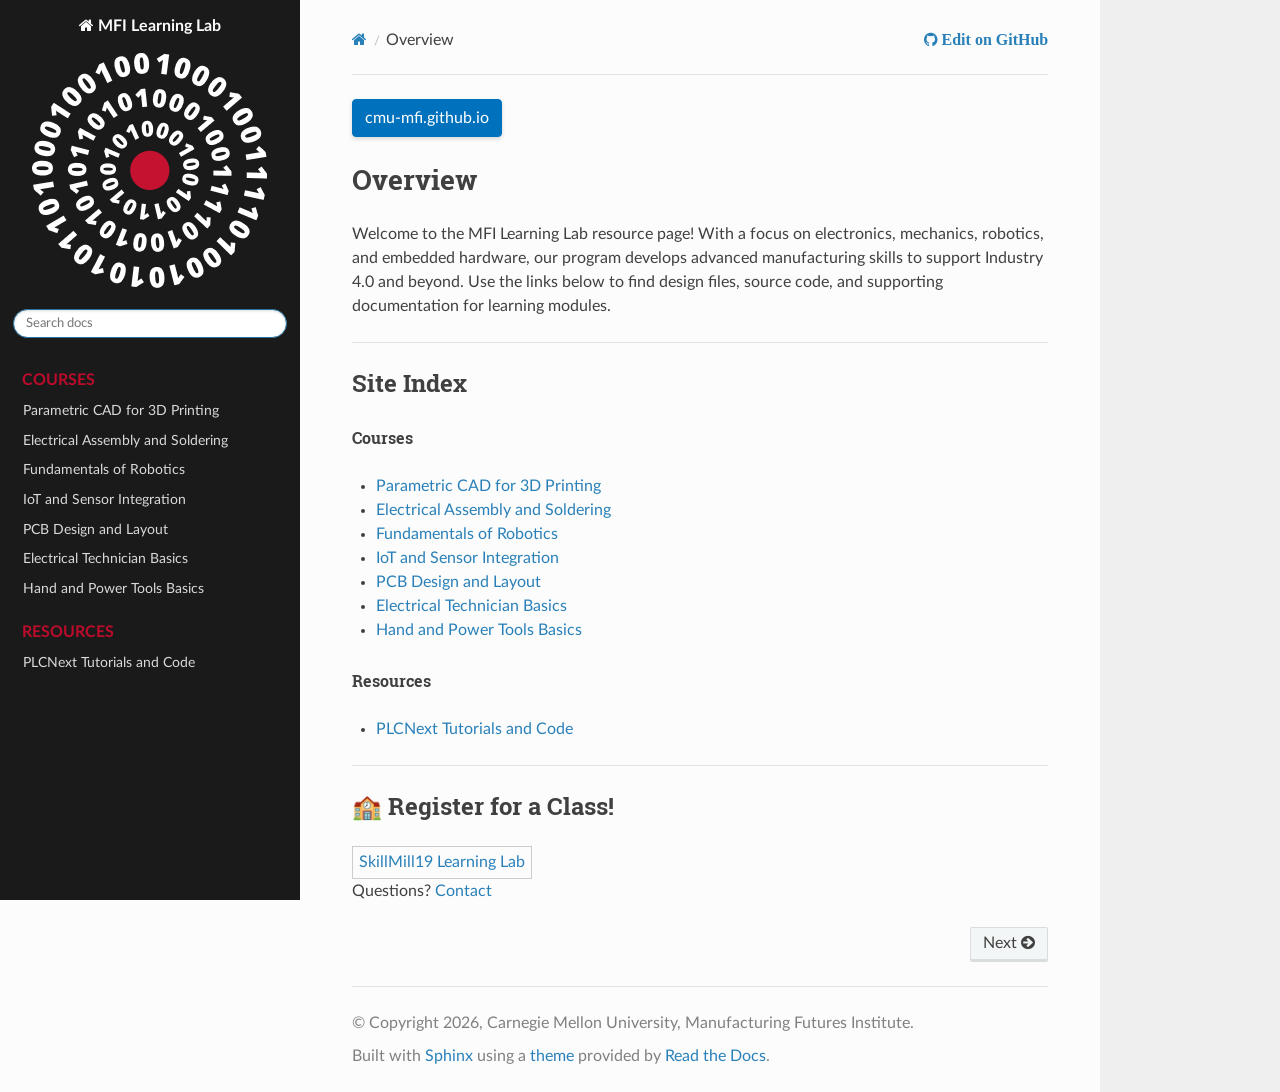
<file: index.html>
<!DOCTYPE html>
<html class="writer-html5" lang="en" data-content_root="./">
<head>
  <meta charset="utf-8" /><meta name="viewport" content="width=device-width, initial-scale=1" />

  <meta name="viewport" content="width=device-width, initial-scale=1.0" />
  <title>Overview &mdash; MFI Learning Lab  documentation</title>
      <link rel="stylesheet" type="text/css" href="_static/pygments.css?v=b86133f3" />
      <link rel="stylesheet" type="text/css" href="_static/css/theme.css?v=9edc463e" />
      <link rel="stylesheet" type="text/css" href="_static/copybutton.css?v=76b2166b" />
      <link rel="stylesheet" type="text/css" href="_static/sphinx-design.min.css?v=95c83b7e" />
      <link rel="stylesheet" type="text/css" href="_static/custom.css?v=066d2f63" />
      <link rel="stylesheet" type="text/css" href="https://cdnjs.cloudflare.com/ajax/libs/font-awesome/5.15.1/css/all.min.css" />

  
    <link rel="shortcut icon" href="_static/white-logo.ico"/>
      <script src="_static/jquery.js?v=5d32c60e"></script>
      <script src="_static/_sphinx_javascript_frameworks_compat.js?v=2cd50e6c"></script>
      <script src="_static/documentation_options.js?v=5929fcd5"></script>
      <script src="_static/doctools.js?v=fd6eb6e6"></script>
      <script src="_static/sphinx_highlight.js?v=6ffebe34"></script>
      <script src="_static/clipboard.min.js?v=a7894cd8"></script>
      <script src="_static/copybutton.js?v=f281be69"></script>
      <script src="_static/design-tabs.js?v=f930bc37"></script>
    <script src="_static/js/theme.js"></script>
    <link rel="index" title="Index" href="genindex.html" />
    <link rel="search" title="Search" href="search.html" />
    <link rel="next" title="Parametric CAD for 3D Printing" href="courses/cad_for_3dp.html" /> 
</head>

<body class="wy-body-for-nav"> 
  <div class="wy-grid-for-nav">
    <nav data-toggle="wy-nav-shift" class="wy-nav-side">
      <div class="wy-side-scroll">
        <div class="wy-side-nav-search" >

          
          
          <a href="#" class="icon icon-home">
            MFI Learning Lab
              <img src="_static/white-logo.png" class="logo" alt="Logo"/>
          </a>
<div role="search">
  <form id="rtd-search-form" class="wy-form" action="search.html" method="get">
    <input type="text" name="q" placeholder="Search docs" aria-label="Search docs" />
    <input type="hidden" name="check_keywords" value="yes" />
    <input type="hidden" name="area" value="default" />
  </form>
</div>
        </div><div class="wy-menu wy-menu-vertical" data-spy="affix" role="navigation" aria-label="Navigation menu">
              <p class="caption" role="heading"><span class="caption-text">Courses</span></p>
<ul>
<li class="toctree-l1"><a class="reference internal" href="courses/cad_for_3dp.html">Parametric CAD for 3D Printing</a></li>
<li class="toctree-l1"><a class="reference internal" href="courses/electrical_assembly.html">Electrical Assembly and Soldering</a></li>
<li class="toctree-l1"><a class="reference internal" href="courses/fund_robotics.html">Fundamentals of Robotics</a></li>
<li class="toctree-l1"><a class="reference internal" href="courses/iot.html">IoT and Sensor Integration</a></li>
<li class="toctree-l1"><a class="reference internal" href="courses/pcb.html">PCB Design and Layout</a></li>
<li class="toctree-l1"><a class="reference internal" href="courses/electrical_technician_basics.html">Electrical Technician Basics</a></li>
<li class="toctree-l1"><a class="reference internal" href="courses/hand_power_tools_basics.html">Hand and Power Tools Basics</a></li>
</ul>
<p class="caption" role="heading"><span class="caption-text">Resources</span></p>
<ul>
<li class="toctree-l1"><a class="reference internal" href="resources/plcnext.html">PLCNext Tutorials and Code</a></li>
</ul>

        </div>
      </div>
    </nav>

    <section data-toggle="wy-nav-shift" class="wy-nav-content-wrap"><nav class="wy-nav-top" aria-label="Mobile navigation menu" >
          <i data-toggle="wy-nav-top" class="fa fa-bars"></i>
          <a href="#">MFI Learning Lab</a>
      </nav>

      <div class="wy-nav-content">
        <div class="rst-content">
          <div role="navigation" aria-label="Page navigation">
  <ul class="wy-breadcrumbs">
      <li><a href="#" class="icon icon-home" aria-label="Home"></a></li>
      <li class="breadcrumb-item active">Overview</li>
      <li class="wy-breadcrumbs-aside">
              <a href="https://github.com/cmu-mfi/learninglab/blob/master/doc/index.md" class="fa fa-github"> Edit on GitHub</a>
      </li>
  </ul>
  <hr/>
</div>
          <div role="main" class="document" itemscope="itemscope" itemtype="http://schema.org/Article">
           <div itemprop="articleBody">
             
  <p><a class="sd-sphinx-override sd-btn sd-text-wrap sd-btn-primary sd-shadow-sm reference external" href="https://cmu-mfi.github.io/"><span>cmu-mfi.github.io</span></a></p>
<!-- ref: https://sphinx-design.readthedocs.io/en/latest/badges_buttons.html -->
<section id="overview">
<h1>Overview<a class="headerlink" href="#overview" title="Link to this heading"></a></h1>
<p>Welcome to the MFI Learning Lab resource page! With a focus on electronics, mechanics, robotics, and embedded hardware, our program develops advanced manufacturing skills to support Industry 4.0 and beyond.
Use the links below to find design files, source code, and supporting documentation for learning modules.</p>
<hr class="docutils" />
<section id="site-index">
<h2>Site Index<a class="headerlink" href="#site-index" title="Link to this heading"></a></h2>
<div class="toctree-wrapper compound">
<p class="caption" role="heading"><span class="caption-text">Courses</span></p>
<ul>
<li class="toctree-l1"><a class="reference internal" href="courses/cad_for_3dp.html">Parametric CAD for 3D Printing</a></li>
<li class="toctree-l1"><a class="reference internal" href="courses/electrical_assembly.html">Electrical Assembly and Soldering</a></li>
<li class="toctree-l1"><a class="reference internal" href="courses/fund_robotics.html">Fundamentals of Robotics</a></li>
<li class="toctree-l1"><a class="reference internal" href="courses/iot.html">IoT and Sensor Integration</a></li>
<li class="toctree-l1"><a class="reference internal" href="courses/pcb.html">PCB Design and Layout</a></li>
<li class="toctree-l1"><a class="reference internal" href="courses/electrical_technician_basics.html">Electrical Technician Basics</a></li>
<li class="toctree-l1"><a class="reference internal" href="courses/hand_power_tools_basics.html">Hand and Power Tools Basics</a></li>
</ul>
</div>
<div class="toctree-wrapper compound">
<p class="caption" role="heading"><span class="caption-text">Resources</span></p>
<ul>
<li class="toctree-l1"><a class="reference internal" href="resources/plcnext.html">PLCNext Tutorials and Code</a></li>
</ul>
</div>
</section>
<hr class="docutils" />
<section id="register-for-a-class">
<h2>🏫 Register for a Class!<a class="headerlink" href="#register-for-a-class" title="Link to this heading"></a></h2>
<div style="border:1px solid #ccc; padding:6px; display:inline-block;">
  <a href="https://landing.catalystconnection.org/skillmill19-learning-lab">SkillMill19 Learning Lab</a>
</div>
<br>
<p>Questions? <a class="reference external" href="mailto:rbates&#37;&#52;&#48;andrew&#46;cmu&#46;edu">Contact</a></p>
</section>
</section>


           </div>
          </div>
          <footer><div class="rst-footer-buttons" role="navigation" aria-label="Footer">
        <a href="courses/cad_for_3dp.html" class="btn btn-neutral float-right" title="Parametric CAD for 3D Printing" accesskey="n" rel="next">Next <span class="fa fa-arrow-circle-right" aria-hidden="true"></span></a>
    </div>

  <hr/>

  <div role="contentinfo">
    <p>&#169; Copyright 2026, Carnegie Mellon University, Manufacturing Futures Institute.</p>
  </div>

  Built with <a href="https://www.sphinx-doc.org/">Sphinx</a> using a
    <a href="https://github.com/readthedocs/sphinx_rtd_theme">theme</a>
    provided by <a href="https://readthedocs.org">Read the Docs</a>.
   

</footer>
        </div>
      </div>
    </section>
  </div>
  <script>
      jQuery(function () {
          SphinxRtdTheme.Navigation.enable(true);
      });
  </script> 

</body>
</html>
</file>
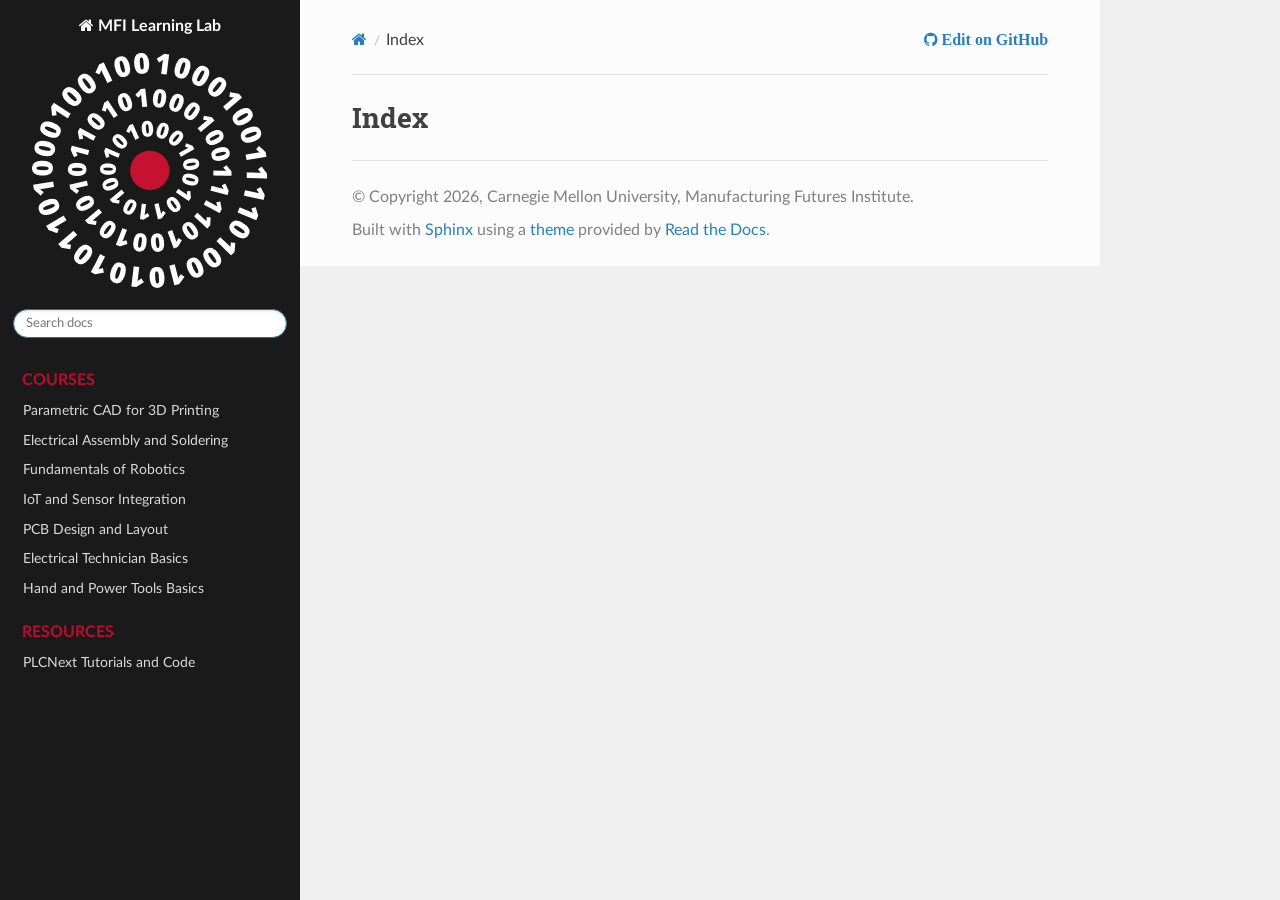
<file: genindex.html>
<!DOCTYPE html>
<html class="writer-html5" lang="en" data-content_root="./">
<head>
  <meta charset="utf-8" />
  <meta name="viewport" content="width=device-width, initial-scale=1.0" />
  <title>Index &mdash; MFI Learning Lab  documentation</title>
      <link rel="stylesheet" type="text/css" href="_static/pygments.css?v=b86133f3" />
      <link rel="stylesheet" type="text/css" href="_static/css/theme.css?v=9edc463e" />
      <link rel="stylesheet" type="text/css" href="_static/copybutton.css?v=76b2166b" />
      <link rel="stylesheet" type="text/css" href="_static/sphinx-design.min.css?v=95c83b7e" />
      <link rel="stylesheet" type="text/css" href="_static/custom.css?v=066d2f63" />
      <link rel="stylesheet" type="text/css" href="https://cdnjs.cloudflare.com/ajax/libs/font-awesome/5.15.1/css/all.min.css" />

  
    <link rel="shortcut icon" href="_static/white-logo.ico"/>
      <script src="_static/jquery.js?v=5d32c60e"></script>
      <script src="_static/_sphinx_javascript_frameworks_compat.js?v=2cd50e6c"></script>
      <script src="_static/documentation_options.js?v=5929fcd5"></script>
      <script src="_static/doctools.js?v=fd6eb6e6"></script>
      <script src="_static/sphinx_highlight.js?v=6ffebe34"></script>
      <script src="_static/clipboard.min.js?v=a7894cd8"></script>
      <script src="_static/copybutton.js?v=f281be69"></script>
      <script src="_static/design-tabs.js?v=f930bc37"></script>
    <script src="_static/js/theme.js"></script>
    <link rel="index" title="Index" href="#" />
    <link rel="search" title="Search" href="search.html" /> 
</head>

<body class="wy-body-for-nav"> 
  <div class="wy-grid-for-nav">
    <nav data-toggle="wy-nav-shift" class="wy-nav-side">
      <div class="wy-side-scroll">
        <div class="wy-side-nav-search" >

          
          
          <a href="index.html" class="icon icon-home">
            MFI Learning Lab
              <img src="_static/white-logo.png" class="logo" alt="Logo"/>
          </a>
<div role="search">
  <form id="rtd-search-form" class="wy-form" action="search.html" method="get">
    <input type="text" name="q" placeholder="Search docs" aria-label="Search docs" />
    <input type="hidden" name="check_keywords" value="yes" />
    <input type="hidden" name="area" value="default" />
  </form>
</div>
        </div><div class="wy-menu wy-menu-vertical" data-spy="affix" role="navigation" aria-label="Navigation menu">
              <p class="caption" role="heading"><span class="caption-text">Courses</span></p>
<ul>
<li class="toctree-l1"><a class="reference internal" href="courses/cad_for_3dp.html">Parametric CAD for 3D Printing</a></li>
<li class="toctree-l1"><a class="reference internal" href="courses/electrical_assembly.html">Electrical Assembly and Soldering</a></li>
<li class="toctree-l1"><a class="reference internal" href="courses/fund_robotics.html">Fundamentals of Robotics</a></li>
<li class="toctree-l1"><a class="reference internal" href="courses/iot.html">IoT and Sensor Integration</a></li>
<li class="toctree-l1"><a class="reference internal" href="courses/pcb.html">PCB Design and Layout</a></li>
<li class="toctree-l1"><a class="reference internal" href="courses/electrical_technician_basics.html">Electrical Technician Basics</a></li>
<li class="toctree-l1"><a class="reference internal" href="courses/hand_power_tools_basics.html">Hand and Power Tools Basics</a></li>
</ul>
<p class="caption" role="heading"><span class="caption-text">Resources</span></p>
<ul>
<li class="toctree-l1"><a class="reference internal" href="resources/plcnext.html">PLCNext Tutorials and Code</a></li>
</ul>

        </div>
      </div>
    </nav>

    <section data-toggle="wy-nav-shift" class="wy-nav-content-wrap"><nav class="wy-nav-top" aria-label="Mobile navigation menu" >
          <i data-toggle="wy-nav-top" class="fa fa-bars"></i>
          <a href="index.html">MFI Learning Lab</a>
      </nav>

      <div class="wy-nav-content">
        <div class="rst-content">
          <div role="navigation" aria-label="Page navigation">
  <ul class="wy-breadcrumbs">
      <li><a href="index.html" class="icon icon-home" aria-label="Home"></a></li>
      <li class="breadcrumb-item active">Index</li>
      <li class="wy-breadcrumbs-aside">
              <a href="https://github.com/cmu-mfi/learninglab/blob/master/doc/genindex" class="fa fa-github"> Edit on GitHub</a>
      </li>
  </ul>
  <hr/>
</div>
          <div role="main" class="document" itemscope="itemscope" itemtype="http://schema.org/Article">
           <div itemprop="articleBody">
             

<h1 id="index">Index</h1>

<div class="genindex-jumpbox">
 
</div>


           </div>
          </div>
          <footer>

  <hr/>

  <div role="contentinfo">
    <p>&#169; Copyright 2026, Carnegie Mellon University, Manufacturing Futures Institute.</p>
  </div>

  Built with <a href="https://www.sphinx-doc.org/">Sphinx</a> using a
    <a href="https://github.com/readthedocs/sphinx_rtd_theme">theme</a>
    provided by <a href="https://readthedocs.org">Read the Docs</a>.
   

</footer>
        </div>
      </div>
    </section>
  </div>
  <script>
      jQuery(function () {
          SphinxRtdTheme.Navigation.enable(true);
      });
  </script> 

</body>
</html>
</file>
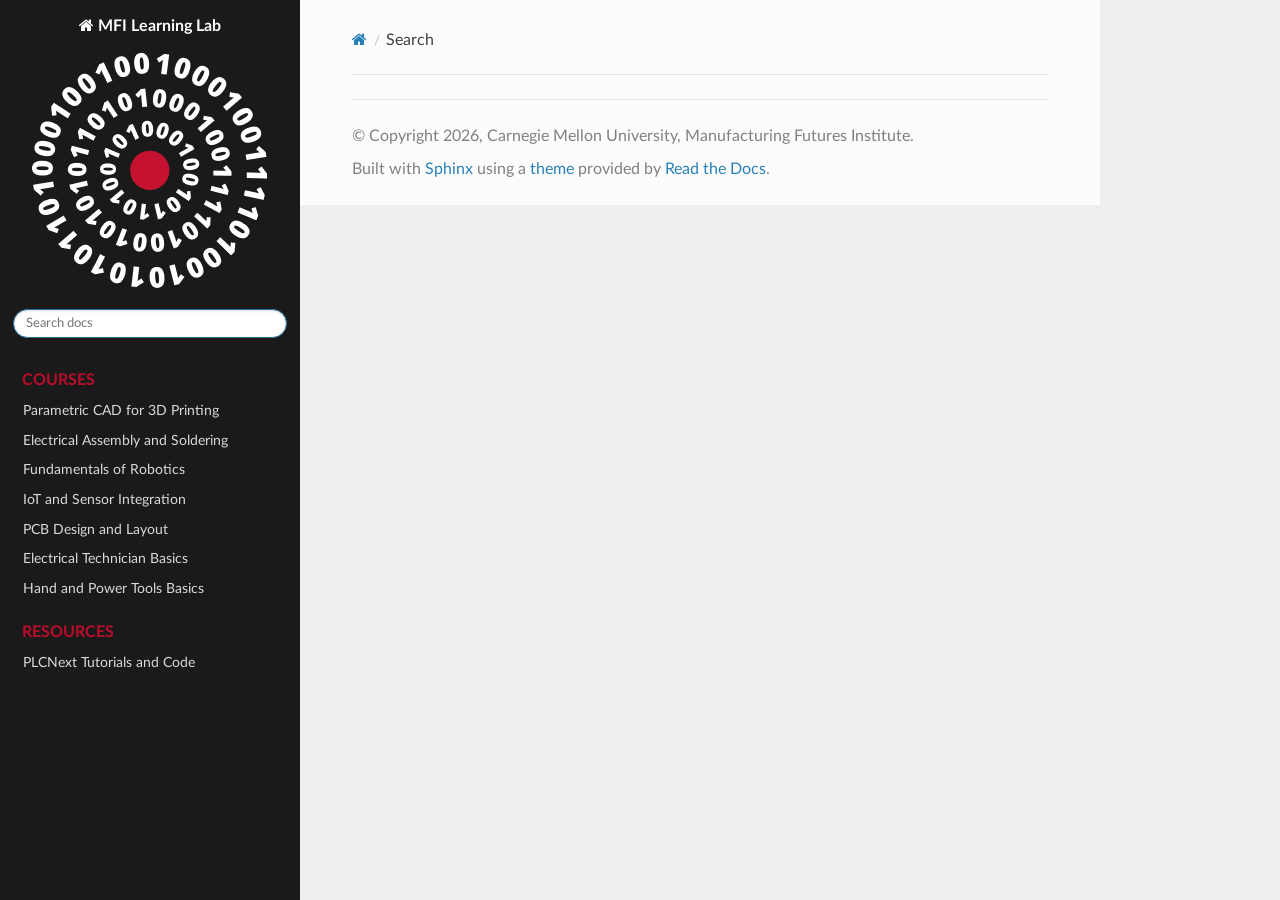
<file: search.html>
<!DOCTYPE html>
<html class="writer-html5" lang="en" data-content_root="./">
<head>
  <meta charset="utf-8" />
  <meta name="viewport" content="width=device-width, initial-scale=1.0" />
  <title>Search &mdash; MFI Learning Lab  documentation</title>
      <link rel="stylesheet" type="text/css" href="_static/pygments.css?v=b86133f3" />
      <link rel="stylesheet" type="text/css" href="_static/css/theme.css?v=9edc463e" />
      <link rel="stylesheet" type="text/css" href="_static/copybutton.css?v=76b2166b" />
      <link rel="stylesheet" type="text/css" href="_static/sphinx-design.min.css?v=95c83b7e" />
      <link rel="stylesheet" type="text/css" href="_static/custom.css?v=066d2f63" />
      <link rel="stylesheet" type="text/css" href="https://cdnjs.cloudflare.com/ajax/libs/font-awesome/5.15.1/css/all.min.css" />

  
    <link rel="shortcut icon" href="_static/white-logo.ico"/>
    
      <script src="_static/jquery.js?v=5d32c60e"></script>
      <script src="_static/_sphinx_javascript_frameworks_compat.js?v=2cd50e6c"></script>
      <script src="_static/documentation_options.js?v=5929fcd5"></script>
      <script src="_static/doctools.js?v=fd6eb6e6"></script>
      <script src="_static/sphinx_highlight.js?v=6ffebe34"></script>
      <script src="_static/clipboard.min.js?v=a7894cd8"></script>
      <script src="_static/copybutton.js?v=f281be69"></script>
      <script src="_static/design-tabs.js?v=f930bc37"></script>
    <script src="_static/js/theme.js"></script>
    <script src="_static/searchtools.js"></script>
    <script src="_static/language_data.js"></script>
    <link rel="index" title="Index" href="genindex.html" />
    <link rel="search" title="Search" href="#" /> 
</head>

<body class="wy-body-for-nav"> 
  <div class="wy-grid-for-nav">
    <nav data-toggle="wy-nav-shift" class="wy-nav-side">
      <div class="wy-side-scroll">
        <div class="wy-side-nav-search" >

          
          
          <a href="index.html" class="icon icon-home">
            MFI Learning Lab
              <img src="_static/white-logo.png" class="logo" alt="Logo"/>
          </a>
<div role="search">
  <form id="rtd-search-form" class="wy-form" action="#" method="get">
    <input type="text" name="q" placeholder="Search docs" aria-label="Search docs" />
    <input type="hidden" name="check_keywords" value="yes" />
    <input type="hidden" name="area" value="default" />
  </form>
</div>
        </div><div class="wy-menu wy-menu-vertical" data-spy="affix" role="navigation" aria-label="Navigation menu">
              <p class="caption" role="heading"><span class="caption-text">Courses</span></p>
<ul>
<li class="toctree-l1"><a class="reference internal" href="courses/cad_for_3dp.html">Parametric CAD for 3D Printing</a></li>
<li class="toctree-l1"><a class="reference internal" href="courses/electrical_assembly.html">Electrical Assembly and Soldering</a></li>
<li class="toctree-l1"><a class="reference internal" href="courses/fund_robotics.html">Fundamentals of Robotics</a></li>
<li class="toctree-l1"><a class="reference internal" href="courses/iot.html">IoT and Sensor Integration</a></li>
<li class="toctree-l1"><a class="reference internal" href="courses/pcb.html">PCB Design and Layout</a></li>
<li class="toctree-l1"><a class="reference internal" href="courses/electrical_technician_basics.html">Electrical Technician Basics</a></li>
<li class="toctree-l1"><a class="reference internal" href="courses/hand_power_tools_basics.html">Hand and Power Tools Basics</a></li>
</ul>
<p class="caption" role="heading"><span class="caption-text">Resources</span></p>
<ul>
<li class="toctree-l1"><a class="reference internal" href="resources/plcnext.html">PLCNext Tutorials and Code</a></li>
</ul>

        </div>
      </div>
    </nav>

    <section data-toggle="wy-nav-shift" class="wy-nav-content-wrap"><nav class="wy-nav-top" aria-label="Mobile navigation menu" >
          <i data-toggle="wy-nav-top" class="fa fa-bars"></i>
          <a href="index.html">MFI Learning Lab</a>
      </nav>

      <div class="wy-nav-content">
        <div class="rst-content">
          <div role="navigation" aria-label="Page navigation">
  <ul class="wy-breadcrumbs">
      <li><a href="index.html" class="icon icon-home" aria-label="Home"></a></li>
      <li class="breadcrumb-item active">Search</li>
      <li class="wy-breadcrumbs-aside">
      </li>
  </ul>
  <hr/>
</div>
          <div role="main" class="document" itemscope="itemscope" itemtype="http://schema.org/Article">
           <div itemprop="articleBody">
             
  <noscript>
  <div id="fallback" class="admonition warning">
    <p class="last">
      Please activate JavaScript to enable the search functionality.
    </p>
  </div>
  </noscript>

  
  <div id="search-results">
  
  </div>

           </div>
          </div>
          <footer>

  <hr/>

  <div role="contentinfo">
    <p>&#169; Copyright 2026, Carnegie Mellon University, Manufacturing Futures Institute.</p>
  </div>

  Built with <a href="https://www.sphinx-doc.org/">Sphinx</a> using a
    <a href="https://github.com/readthedocs/sphinx_rtd_theme">theme</a>
    provided by <a href="https://readthedocs.org">Read the Docs</a>.
   

</footer>
        </div>
      </div>
    </section>
  </div>
  <script>
      jQuery(function () {
          SphinxRtdTheme.Navigation.enable(true);
      });
  </script>
  <script>
    jQuery(function() { Search.loadIndex("searchindex.js"); });
  </script>
  
  <script id="searchindexloader"></script>
   


</body>
</html>
</file>
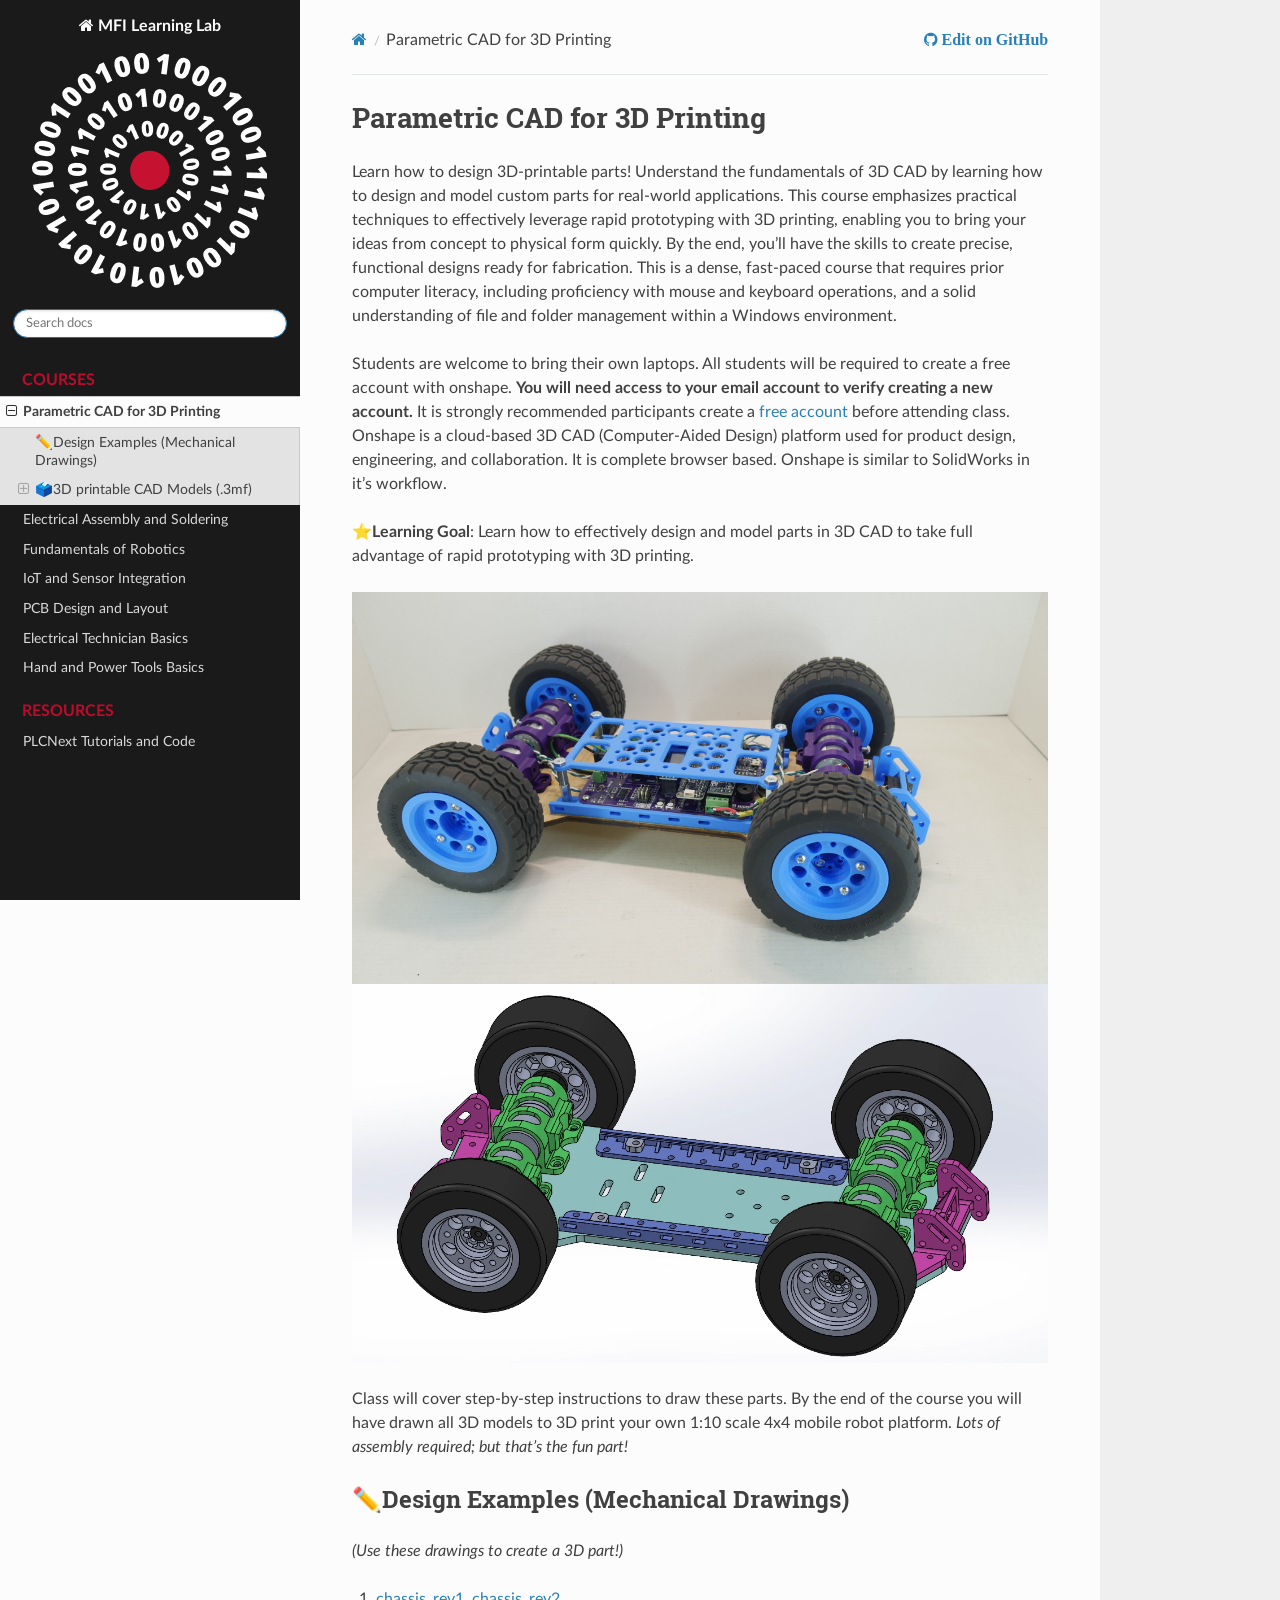
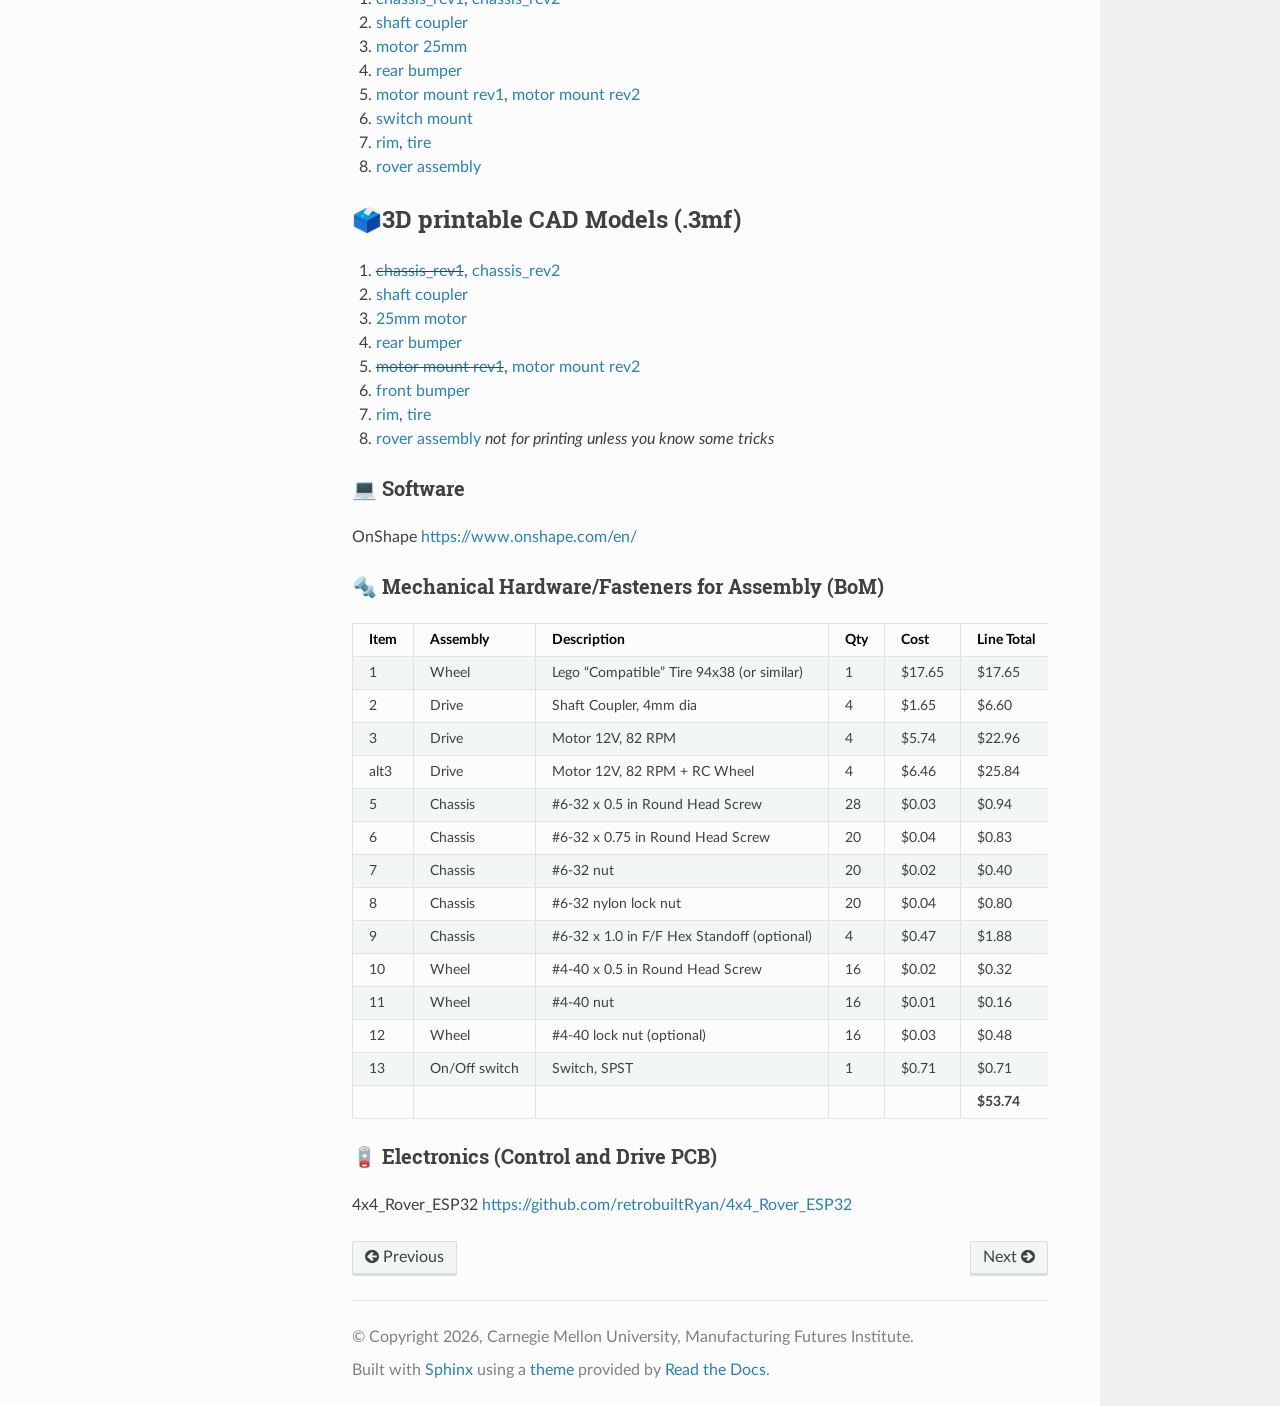
<file: courses/cad_for_3dp.html>
<!DOCTYPE html>
<html class="writer-html5" lang="en" data-content_root="../">
<head>
  <meta charset="utf-8" /><meta name="viewport" content="width=device-width, initial-scale=1" />

  <meta name="viewport" content="width=device-width, initial-scale=1.0" />
  <title>Parametric CAD for 3D Printing &mdash; MFI Learning Lab  documentation</title>
      <link rel="stylesheet" type="text/css" href="../_static/pygments.css?v=b86133f3" />
      <link rel="stylesheet" type="text/css" href="../_static/css/theme.css?v=9edc463e" />
      <link rel="stylesheet" type="text/css" href="../_static/copybutton.css?v=76b2166b" />
      <link rel="stylesheet" type="text/css" href="../_static/sphinx-design.min.css?v=95c83b7e" />
      <link rel="stylesheet" type="text/css" href="../_static/custom.css?v=066d2f63" />
      <link rel="stylesheet" type="text/css" href="https://cdnjs.cloudflare.com/ajax/libs/font-awesome/5.15.1/css/all.min.css" />

  
    <link rel="shortcut icon" href="../_static/white-logo.ico"/>
      <script src="../_static/jquery.js?v=5d32c60e"></script>
      <script src="../_static/_sphinx_javascript_frameworks_compat.js?v=2cd50e6c"></script>
      <script src="../_static/documentation_options.js?v=5929fcd5"></script>
      <script src="../_static/doctools.js?v=fd6eb6e6"></script>
      <script src="../_static/sphinx_highlight.js?v=6ffebe34"></script>
      <script src="../_static/clipboard.min.js?v=a7894cd8"></script>
      <script src="../_static/copybutton.js?v=f281be69"></script>
      <script src="../_static/design-tabs.js?v=f930bc37"></script>
    <script src="../_static/js/theme.js"></script>
    <link rel="index" title="Index" href="../genindex.html" />
    <link rel="search" title="Search" href="../search.html" />
    <link rel="next" title="Electrical Assembly and Soldering" href="electrical_assembly.html" />
    <link rel="prev" title="Overview" href="../index.html" /> 
</head>

<body class="wy-body-for-nav"> 
  <div class="wy-grid-for-nav">
    <nav data-toggle="wy-nav-shift" class="wy-nav-side">
      <div class="wy-side-scroll">
        <div class="wy-side-nav-search" >

          
          
          <a href="../index.html" class="icon icon-home">
            MFI Learning Lab
              <img src="../_static/white-logo.png" class="logo" alt="Logo"/>
          </a>
<div role="search">
  <form id="rtd-search-form" class="wy-form" action="../search.html" method="get">
    <input type="text" name="q" placeholder="Search docs" aria-label="Search docs" />
    <input type="hidden" name="check_keywords" value="yes" />
    <input type="hidden" name="area" value="default" />
  </form>
</div>
        </div><div class="wy-menu wy-menu-vertical" data-spy="affix" role="navigation" aria-label="Navigation menu">
              <p class="caption" role="heading"><span class="caption-text">Courses</span></p>
<ul class="current">
<li class="toctree-l1 current"><a class="current reference internal" href="#">Parametric CAD for 3D Printing</a><ul>
<li class="toctree-l2"><a class="reference internal" href="#design-examples-mechanical-drawings">✏️Design Examples (Mechanical Drawings)</a></li>
<li class="toctree-l2"><a class="reference internal" href="#d-printable-cad-models-3mf">🗳️3D printable CAD Models (.3mf)</a><ul>
<li class="toctree-l3"><a class="reference internal" href="#software">💻 Software</a></li>
<li class="toctree-l3"><a class="reference internal" href="#mechanical-hardware-fasteners-for-assembly-bom">🔩 Mechanical Hardware/Fasteners for Assembly (BoM)</a></li>
<li class="toctree-l3"><a class="reference internal" href="#electronics-control-and-drive-pcb">🪫 Electronics (Control and Drive PCB)</a></li>
</ul>
</li>
</ul>
</li>
<li class="toctree-l1"><a class="reference internal" href="electrical_assembly.html">Electrical Assembly and Soldering</a></li>
<li class="toctree-l1"><a class="reference internal" href="fund_robotics.html">Fundamentals of Robotics</a></li>
<li class="toctree-l1"><a class="reference internal" href="iot.html">IoT and Sensor Integration</a></li>
<li class="toctree-l1"><a class="reference internal" href="pcb.html">PCB Design and Layout</a></li>
<li class="toctree-l1"><a class="reference internal" href="electrical_technician_basics.html">Electrical Technician Basics</a></li>
<li class="toctree-l1"><a class="reference internal" href="hand_power_tools_basics.html">Hand and Power Tools Basics</a></li>
</ul>
<p class="caption" role="heading"><span class="caption-text">Resources</span></p>
<ul>
<li class="toctree-l1"><a class="reference internal" href="../resources/plcnext.html">PLCNext Tutorials and Code</a></li>
</ul>

        </div>
      </div>
    </nav>

    <section data-toggle="wy-nav-shift" class="wy-nav-content-wrap"><nav class="wy-nav-top" aria-label="Mobile navigation menu" >
          <i data-toggle="wy-nav-top" class="fa fa-bars"></i>
          <a href="../index.html">MFI Learning Lab</a>
      </nav>

      <div class="wy-nav-content">
        <div class="rst-content">
          <div role="navigation" aria-label="Page navigation">
  <ul class="wy-breadcrumbs">
      <li><a href="../index.html" class="icon icon-home" aria-label="Home"></a></li>
      <li class="breadcrumb-item active">Parametric CAD for 3D Printing</li>
      <li class="wy-breadcrumbs-aside">
              <a href="https://github.com/cmu-mfi/learninglab/blob/master/doc/courses/cad_for_3dp.md" class="fa fa-github"> Edit on GitHub</a>
      </li>
  </ul>
  <hr/>
</div>
          <div role="main" class="document" itemscope="itemscope" itemtype="http://schema.org/Article">
           <div itemprop="articleBody">
             
  <section id="parametric-cad-for-3d-printing">
<h1>Parametric CAD for 3D Printing<a class="headerlink" href="#parametric-cad-for-3d-printing" title="Link to this heading"></a></h1>
<p>Learn how to design 3D-printable parts! Understand the fundamentals of 3D CAD by learning how to design and model custom parts for real-world applications. This course emphasizes practical techniques to effectively leverage rapid prototyping with 3D printing, enabling you to bring your ideas from concept to physical form quickly. By the end, you’ll have the skills to create precise, functional designs ready for fabrication. This is a dense, fast-paced course that requires prior computer literacy, including proficiency with mouse and keyboard operations, and a solid understanding of file and folder management within a Windows environment.</p>
<p>Students are welcome to bring their own laptops. All students will be required to create a free account with onshape.  <strong>You will need access to your email account to verify creating a new account.</strong> It is strongly recommended participants create a <a class="reference external" href="https://www.onshape.com/en/products/free">free account</a> before attending class. Onshape is a cloud-based 3D CAD (Computer-Aided Design) platform used for product design, engineering, and collaboration. It is complete browser based. Onshape is similar to SolidWorks in it’s workflow.</p>
<p><strong>⭐Learning Goal</strong>: Learn how to effectively design and model parts in 3D CAD to take full advantage of rapid prototyping with 3D printing.</p>
<p><img alt="4x4_skidsteer_rover_real" src="../_images/4x4_skidsteer_rover_real.JPG" />
<img alt="4x4_skidsteer_rover" src="../_images/barbie_rover_chassis_assy.png" /> <br></p>
<p>Class will cover step-by-step instructions to draw these parts. By the end of the course you will have drawn all 3D models to 3D print your own 1:10 scale 4x4 mobile robot platform. <em>Lots of assembly required; but that’s the fun part!</em></p>
<section id="design-examples-mechanical-drawings">
<h2>✏️Design Examples (Mechanical Drawings)<a class="headerlink" href="#design-examples-mechanical-drawings" title="Link to this heading"></a></h2>
<p><em>(Use these drawings to create a 3D part!)</em></p>
<ol class="arabic simple">
<li><p><a class="reference download internal" download="" href="../_downloads/6151f7326ba6655715c2cab4836d4804/chassis_robo_rover_rev1.pdf"><span class="xref download myst">chassis_rev1</span></a>, <a class="reference download internal" download="" href="../_downloads/8266c9b776604add68e0cbe1447bc72a/chassis_robo_rover_rev2.pdf"><span class="xref download myst">chassis_rev2</span></a></p></li>
<li><p><a class="reference download internal" download="" href="../_downloads/3bf48f91ef26c9e4e202e5398437cce4/motor_shaft_coupler_4mm.pdf"><span class="xref download myst">shaft coupler</span></a></p></li>
<li><p><a class="reference download internal" download="" href="../_downloads/0b7850b3946de34b70b46880c7afc6ca/gear_motor_12_25mm_4mm_shaft.pdf"><span class="xref download myst">motor 25mm</span></a></p></li>
<li><p><a class="reference download internal" download="" href="../_downloads/205c600f8235a298865d4577af96be71/rear_bumper_nov4.pdf"><span class="xref download myst">rear bumper</span></a></p></li>
<li><p><a class="reference download internal" download="" href="../_downloads/67e5ad1bc86c24c26ea5275aa963545b/gear_motor_mount_25mm_rev1.pdf"><span class="xref download myst">motor mount rev1</span></a>, <a class="reference download internal" download="" href="../_downloads/8ebd0f1420a00addb7401bdb7af29556/gear_motor_mount_25mm_rev2.pdf"><span class="xref download myst">motor mount rev2</span></a></p></li>
<li><p><a class="reference download internal" download="" href="../_downloads/9690c5ca0a8aee1227ae5828e667d0a0/switch_mount_bumper.pdf"><span class="xref download myst">switch mount</span></a></p></li>
<li><p><a class="reference download internal" download="" href="../_downloads/893443b40b8f2a3472835dd64131a684/rim_nov_4_fixed.pdf"><span class="xref download myst">rim</span></a>, <a class="reference download internal" download="" href="../_downloads/68a6c9d1696e2bd86837c383b5aed4e2/tire_94x38.pdf"><span class="xref download myst">tire</span></a></p></li>
<li><p><a class="reference download internal" download="" href="../_downloads/05c11a99af494dc6b49debeb2e5de04f/rover_assy.pdf"><span class="xref download myst">rover assembly</span></a></p></li>
</ol>
</section>
<section id="d-printable-cad-models-3mf">
<h2>🗳️3D printable CAD Models (.3mf)<a class="headerlink" href="#d-printable-cad-models-3mf" title="Link to this heading"></a></h2>
<ol class="arabic simple">
<li><p><s><a class="reference internal" href="#"><span class="xref myst">chassis_rev1</span></a></s>, <a class="reference download internal" download="" href="../_downloads/de93269708567efe4e8d79ba83c34fff/chassis_robo_rover_rev2.3mf"><span class="xref download myst">chassis_rev2</span></a></p></li>
<li><p><a class="reference download internal" download="" href="../_downloads/c1158942492d282d153fc6d07172dc62/shaft_coupler_4mm.3mf"><span class="xref download myst">shaft coupler</span></a></p></li>
<li><p><a class="reference download internal" download="" href="../_downloads/761014a8c3b98cde8ab615a3263f7a57/gear_motor_12v_25mm_4mm_shaft.3mf"><span class="xref download myst">25mm motor</span></a></p></li>
<li><p><a class="reference download internal" download="" href="../_downloads/cd02ca5602a8bf767309fdf5fe8e88b1/bumper_rear.3mf"><span class="xref download myst">rear bumper</span></a></p></li>
<li><p><s><a class="reference internal" href="#"><span class="xref myst">motor mount rev1</span></a></s>, <a class="reference download internal" download="" href="../_downloads/cfdbac9458f23182f97555aaa5ec0199/gear_motor_mount_25mm_rev2.3mf"><span class="xref download myst">motor mount rev2</span></a></p></li>
<li><p><a class="reference download internal" download="" href="../_downloads/035bdd4a50ccd60f6bfe15ab6ee5c6a1/bumper_front_switch_mount.3mf"><span class="xref download myst">front bumper</span></a></p></li>
<li><p><a class="reference download internal" download="" href="../_downloads/ad96efa4bbbe62ec62ee673beed45e53/wheel_rim.3mf"><span class="xref download myst">rim</span></a>, <a class="reference download internal" download="" href="../_downloads/148a2c8ce628bea80e27bda4e9e97821/tire_94x38.3mf"><span class="xref download myst">tire</span></a></p></li>
<li><p><a class="reference download internal" download="" href="../_downloads/2850b79524a922935c8c7631e08c3f43/rover_assy.3mf"><span class="xref download myst">rover assembly</span></a>  <em>not for printing unless you know some tricks</em></p></li>
</ol>
<section id="software">
<h3>💻 Software<a class="headerlink" href="#software" title="Link to this heading"></a></h3>
<p>OnShape <a class="reference external" href="https://www.onshape.com/en/">https://www.onshape.com/en/</a></p>
</section>
<section id="mechanical-hardware-fasteners-for-assembly-bom">
<h3>🔩 Mechanical Hardware/Fasteners for Assembly (BoM)<a class="headerlink" href="#mechanical-hardware-fasteners-for-assembly-bom" title="Link to this heading"></a></h3>
<table class="docutils align-default">
<thead>
<tr class="row-odd"><th class="head"><p>Item</p></th>
<th class="head"><p>Assembly</p></th>
<th class="head"><p>Description</p></th>
<th class="head"><p>Qty</p></th>
<th class="head"><p>Cost</p></th>
<th class="head"><p>Line Total</p></th>
<th class="head"><p>Vendor Link / McMaster Part#</p></th>
</tr>
</thead>
<tbody>
<tr class="row-even"><td><p>1</p></td>
<td><p>Wheel</p></td>
<td><p>Lego “Compatible” Tire 94x38 (or similar)</p></td>
<td><p>1</p></td>
<td><p>$17.65</p></td>
<td><p>$17.65</p></td>
<td><p><a class="reference external" href="https://www.aliexpress.us/item/3256808684598937.html">Link</a></p></td>
</tr>
<tr class="row-odd"><td><p>2</p></td>
<td><p>Drive</p></td>
<td><p>Shaft Coupler, 4mm dia</p></td>
<td><p>4</p></td>
<td><p>$1.65</p></td>
<td><p>$6.60</p></td>
<td><p><a class="reference external" href="https://www.aliexpress.us/item/3256805863207590.html">Link</a></p></td>
</tr>
<tr class="row-even"><td><p>3</p></td>
<td><p>Drive</p></td>
<td><p>Motor 12V, 82 RPM</p></td>
<td><p>4</p></td>
<td><p>$5.74</p></td>
<td><p>$22.96</p></td>
<td><p><a class="reference external" href="https://www.aliexpress.us/item/3256807500148966.html">Link</a></p></td>
</tr>
<tr class="row-odd"><td><p>alt3</p></td>
<td><p>Drive</p></td>
<td><p>Motor 12V, 82 RPM + RC Wheel</p></td>
<td><p>4</p></td>
<td><p>$6.46</p></td>
<td><p>$25.84</p></td>
<td><p><a class="reference external" href="https://www.aliexpress.us/item/3256806026937992.html">Link</a></p></td>
</tr>
<tr class="row-even"><td><p>5</p></td>
<td><p>Chassis</p></td>
<td><p>#6-32 x 0.5 in Round Head Screw</p></td>
<td><p>28</p></td>
<td><p>$0.03</p></td>
<td><p>$0.94</p></td>
<td><p>90279A148</p></td>
</tr>
<tr class="row-odd"><td><p>6</p></td>
<td><p>Chassis</p></td>
<td><p>#6-32 x 0.75 in Round Head Screw</p></td>
<td><p>20</p></td>
<td><p>$0.04</p></td>
<td><p>$0.83</p></td>
<td><p>90279A151</p></td>
</tr>
<tr class="row-even"><td><p>7</p></td>
<td><p>Chassis</p></td>
<td><p>#6-32 nut</p></td>
<td><p>20</p></td>
<td><p>$0.02</p></td>
<td><p>$0.40</p></td>
<td><p>90480A007</p></td>
</tr>
<tr class="row-odd"><td><p>8</p></td>
<td><p>Chassis</p></td>
<td><p>#6-32 nylon lock nut</p></td>
<td><p>20</p></td>
<td><p>$0.04</p></td>
<td><p>$0.80</p></td>
<td><p>99397A622</p></td>
</tr>
<tr class="row-even"><td><p>9</p></td>
<td><p>Chassis</p></td>
<td><p>#6-32 x 1.0 in F/F Hex Standoff (optional)</p></td>
<td><p>4</p></td>
<td><p>$0.47</p></td>
<td><p>$1.88</p></td>
<td><p>90480A005</p></td>
</tr>
<tr class="row-odd"><td><p>10</p></td>
<td><p>Wheel</p></td>
<td><p>#4-40 x 0.5 in Round Head Screw</p></td>
<td><p>16</p></td>
<td><p>$0.02</p></td>
<td><p>$0.32</p></td>
<td><p>90272A110</p></td>
</tr>
<tr class="row-even"><td><p>11</p></td>
<td><p>Wheel</p></td>
<td><p>#4-40 nut</p></td>
<td><p>16</p></td>
<td><p>$0.01</p></td>
<td><p>$0.16</p></td>
<td><p>90480A005</p></td>
</tr>
<tr class="row-odd"><td><p>12</p></td>
<td><p>Wheel</p></td>
<td><p>#4-40 lock nut (optional)</p></td>
<td><p>16</p></td>
<td><p>$0.03</p></td>
<td><p>$0.48</p></td>
<td><p>90631A005</p></td>
</tr>
<tr class="row-even"><td><p>13</p></td>
<td><p>On/Off switch</p></td>
<td><p>Switch, SPST</p></td>
<td><p>1</p></td>
<td><p>$0.71</p></td>
<td><p>$0.71</p></td>
<td><p><a class="reference external" href="https://www.digikey.com/en/products/detail/e-switch/RA11131121/2720267">Link</a></p></td>
</tr>
<tr class="row-odd"><td><p></p></td>
<td><p></p></td>
<td><p></p></td>
<td><p></p></td>
<td><p></p></td>
<td><p><strong>$53.74</strong></p></td>
<td><p>Alternate hardware not included in total cost</p></td>
</tr>
</tbody>
</table>
</section>
<section id="electronics-control-and-drive-pcb">
<h3>🪫 Electronics (Control and Drive PCB)<a class="headerlink" href="#electronics-control-and-drive-pcb" title="Link to this heading"></a></h3>
<p>4x4_Rover_ESP32  <a class="reference external" href="https://github.com/retrobuiltRyan/4x4_Rover_ESP32">https://github.com/retrobuiltRyan/4x4_Rover_ESP32</a></p>
</section>
</section>
</section>


           </div>
          </div>
          <footer><div class="rst-footer-buttons" role="navigation" aria-label="Footer">
        <a href="../index.html" class="btn btn-neutral float-left" title="Overview" accesskey="p" rel="prev"><span class="fa fa-arrow-circle-left" aria-hidden="true"></span> Previous</a>
        <a href="electrical_assembly.html" class="btn btn-neutral float-right" title="Electrical Assembly and Soldering" accesskey="n" rel="next">Next <span class="fa fa-arrow-circle-right" aria-hidden="true"></span></a>
    </div>

  <hr/>

  <div role="contentinfo">
    <p>&#169; Copyright 2026, Carnegie Mellon University, Manufacturing Futures Institute.</p>
  </div>

  Built with <a href="https://www.sphinx-doc.org/">Sphinx</a> using a
    <a href="https://github.com/readthedocs/sphinx_rtd_theme">theme</a>
    provided by <a href="https://readthedocs.org">Read the Docs</a>.
   

</footer>
        </div>
      </div>
    </section>
  </div>
  <script>
      jQuery(function () {
          SphinxRtdTheme.Navigation.enable(true);
      });
  </script> 

</body>
</html>
</file>
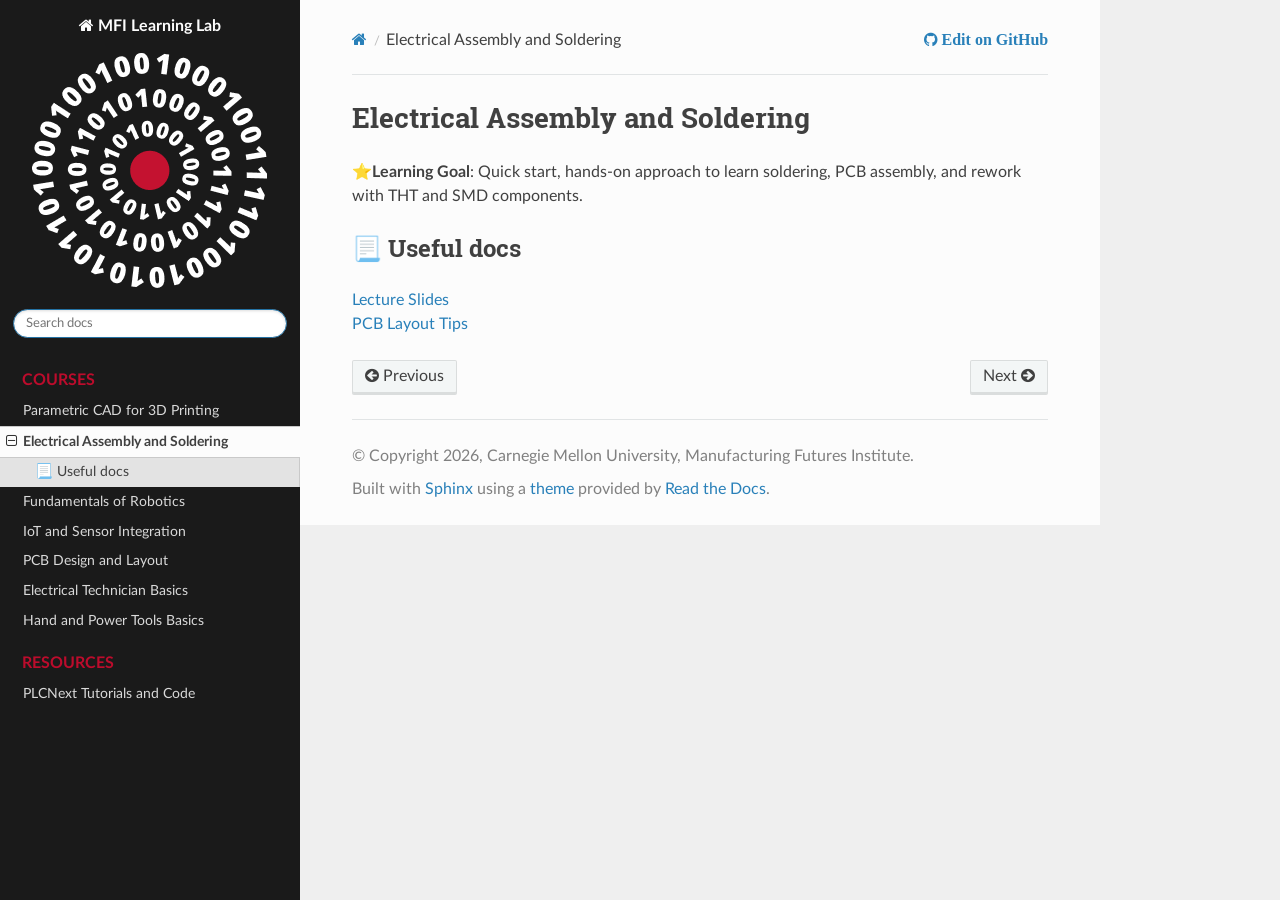
<file: courses/electrical_assembly.html>
<!DOCTYPE html>
<html class="writer-html5" lang="en" data-content_root="../">
<head>
  <meta charset="utf-8" /><meta name="viewport" content="width=device-width, initial-scale=1" />

  <meta name="viewport" content="width=device-width, initial-scale=1.0" />
  <title>Electrical Assembly and Soldering &mdash; MFI Learning Lab  documentation</title>
      <link rel="stylesheet" type="text/css" href="../_static/pygments.css?v=b86133f3" />
      <link rel="stylesheet" type="text/css" href="../_static/css/theme.css?v=9edc463e" />
      <link rel="stylesheet" type="text/css" href="../_static/copybutton.css?v=76b2166b" />
      <link rel="stylesheet" type="text/css" href="../_static/sphinx-design.min.css?v=95c83b7e" />
      <link rel="stylesheet" type="text/css" href="../_static/custom.css?v=066d2f63" />
      <link rel="stylesheet" type="text/css" href="https://cdnjs.cloudflare.com/ajax/libs/font-awesome/5.15.1/css/all.min.css" />

  
    <link rel="shortcut icon" href="../_static/white-logo.ico"/>
      <script src="../_static/jquery.js?v=5d32c60e"></script>
      <script src="../_static/_sphinx_javascript_frameworks_compat.js?v=2cd50e6c"></script>
      <script src="../_static/documentation_options.js?v=5929fcd5"></script>
      <script src="../_static/doctools.js?v=fd6eb6e6"></script>
      <script src="../_static/sphinx_highlight.js?v=6ffebe34"></script>
      <script src="../_static/clipboard.min.js?v=a7894cd8"></script>
      <script src="../_static/copybutton.js?v=f281be69"></script>
      <script src="../_static/design-tabs.js?v=f930bc37"></script>
    <script src="../_static/js/theme.js"></script>
    <link rel="index" title="Index" href="../genindex.html" />
    <link rel="search" title="Search" href="../search.html" />
    <link rel="next" title="Fundamentals of Robotics" href="fund_robotics.html" />
    <link rel="prev" title="Parametric CAD for 3D Printing" href="cad_for_3dp.html" /> 
</head>

<body class="wy-body-for-nav"> 
  <div class="wy-grid-for-nav">
    <nav data-toggle="wy-nav-shift" class="wy-nav-side">
      <div class="wy-side-scroll">
        <div class="wy-side-nav-search" >

          
          
          <a href="../index.html" class="icon icon-home">
            MFI Learning Lab
              <img src="../_static/white-logo.png" class="logo" alt="Logo"/>
          </a>
<div role="search">
  <form id="rtd-search-form" class="wy-form" action="../search.html" method="get">
    <input type="text" name="q" placeholder="Search docs" aria-label="Search docs" />
    <input type="hidden" name="check_keywords" value="yes" />
    <input type="hidden" name="area" value="default" />
  </form>
</div>
        </div><div class="wy-menu wy-menu-vertical" data-spy="affix" role="navigation" aria-label="Navigation menu">
              <p class="caption" role="heading"><span class="caption-text">Courses</span></p>
<ul class="current">
<li class="toctree-l1"><a class="reference internal" href="cad_for_3dp.html">Parametric CAD for 3D Printing</a></li>
<li class="toctree-l1 current"><a class="current reference internal" href="#">Electrical Assembly and Soldering</a><ul>
<li class="toctree-l2"><a class="reference internal" href="#useful-docs">📃 Useful docs</a></li>
</ul>
</li>
<li class="toctree-l1"><a class="reference internal" href="fund_robotics.html">Fundamentals of Robotics</a></li>
<li class="toctree-l1"><a class="reference internal" href="iot.html">IoT and Sensor Integration</a></li>
<li class="toctree-l1"><a class="reference internal" href="pcb.html">PCB Design and Layout</a></li>
<li class="toctree-l1"><a class="reference internal" href="electrical_technician_basics.html">Electrical Technician Basics</a></li>
<li class="toctree-l1"><a class="reference internal" href="hand_power_tools_basics.html">Hand and Power Tools Basics</a></li>
</ul>
<p class="caption" role="heading"><span class="caption-text">Resources</span></p>
<ul>
<li class="toctree-l1"><a class="reference internal" href="../resources/plcnext.html">PLCNext Tutorials and Code</a></li>
</ul>

        </div>
      </div>
    </nav>

    <section data-toggle="wy-nav-shift" class="wy-nav-content-wrap"><nav class="wy-nav-top" aria-label="Mobile navigation menu" >
          <i data-toggle="wy-nav-top" class="fa fa-bars"></i>
          <a href="../index.html">MFI Learning Lab</a>
      </nav>

      <div class="wy-nav-content">
        <div class="rst-content">
          <div role="navigation" aria-label="Page navigation">
  <ul class="wy-breadcrumbs">
      <li><a href="../index.html" class="icon icon-home" aria-label="Home"></a></li>
      <li class="breadcrumb-item active">Electrical Assembly and Soldering</li>
      <li class="wy-breadcrumbs-aside">
              <a href="https://github.com/cmu-mfi/learninglab/blob/master/doc/courses/electrical_assembly.md" class="fa fa-github"> Edit on GitHub</a>
      </li>
  </ul>
  <hr/>
</div>
          <div role="main" class="document" itemscope="itemscope" itemtype="http://schema.org/Article">
           <div itemprop="articleBody">
             
  <section id="electrical-assembly-and-soldering">
<h1>Electrical Assembly and Soldering<a class="headerlink" href="#electrical-assembly-and-soldering" title="Link to this heading"></a></h1>
<p><strong>⭐Learning Goal</strong>: Quick start, hands-on approach to learn soldering, PCB assembly, and rework with THT and SMD components.</p>
<section id="useful-docs">
<h2>📃 Useful docs<a class="headerlink" href="#useful-docs" title="Link to this heading"></a></h2>
<p><a class="reference internal" href="#//files/elec_assy_smd_soldering_slides_aug2025.pdf"><span class="xref myst">Lecture Slides</span></a> <br>
<a class="reference download internal" download="" href="../_downloads/864009fae8a097843a2b62bcea89c30b/pcb_design_tips.pdf"><span class="xref download myst">PCB Layout Tips</span></a></p>
</section>
</section>


           </div>
          </div>
          <footer><div class="rst-footer-buttons" role="navigation" aria-label="Footer">
        <a href="cad_for_3dp.html" class="btn btn-neutral float-left" title="Parametric CAD for 3D Printing" accesskey="p" rel="prev"><span class="fa fa-arrow-circle-left" aria-hidden="true"></span> Previous</a>
        <a href="fund_robotics.html" class="btn btn-neutral float-right" title="Fundamentals of Robotics" accesskey="n" rel="next">Next <span class="fa fa-arrow-circle-right" aria-hidden="true"></span></a>
    </div>

  <hr/>

  <div role="contentinfo">
    <p>&#169; Copyright 2026, Carnegie Mellon University, Manufacturing Futures Institute.</p>
  </div>

  Built with <a href="https://www.sphinx-doc.org/">Sphinx</a> using a
    <a href="https://github.com/readthedocs/sphinx_rtd_theme">theme</a>
    provided by <a href="https://readthedocs.org">Read the Docs</a>.
   

</footer>
        </div>
      </div>
    </section>
  </div>
  <script>
      jQuery(function () {
          SphinxRtdTheme.Navigation.enable(true);
      });
  </script> 

</body>
</html>
</file>
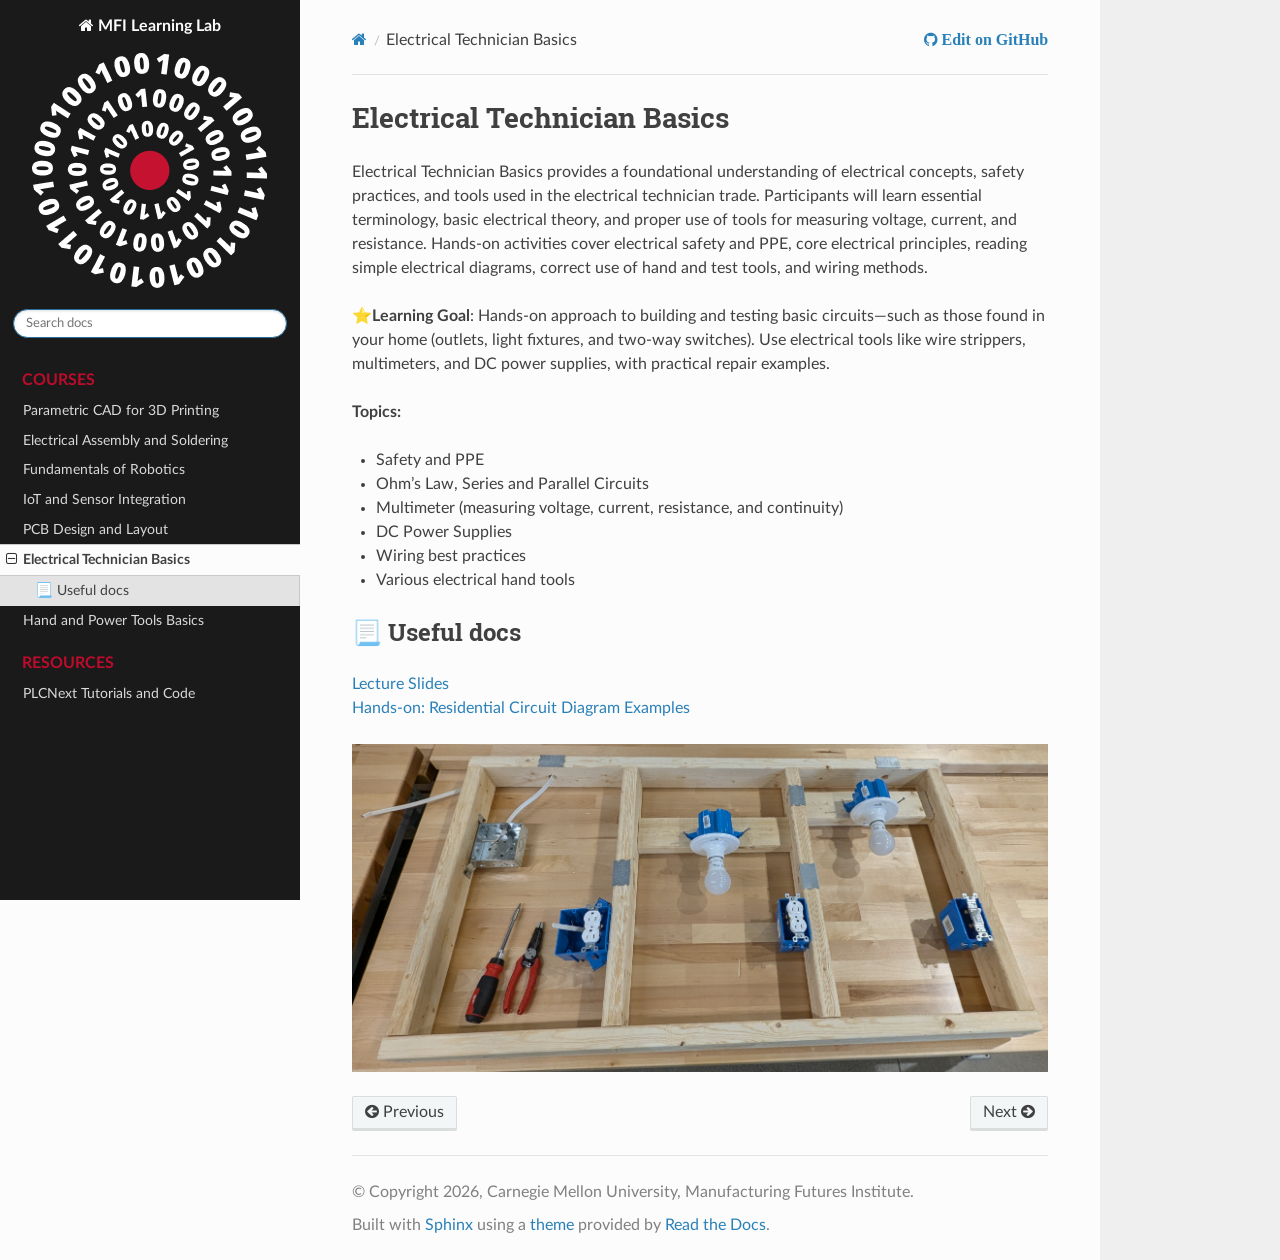
<file: courses/electrical_technician_basics.html>
<!DOCTYPE html>
<html class="writer-html5" lang="en" data-content_root="../">
<head>
  <meta charset="utf-8" /><meta name="viewport" content="width=device-width, initial-scale=1" />

  <meta name="viewport" content="width=device-width, initial-scale=1.0" />
  <title>Electrical Technician Basics &mdash; MFI Learning Lab  documentation</title>
      <link rel="stylesheet" type="text/css" href="../_static/pygments.css?v=b86133f3" />
      <link rel="stylesheet" type="text/css" href="../_static/css/theme.css?v=9edc463e" />
      <link rel="stylesheet" type="text/css" href="../_static/copybutton.css?v=76b2166b" />
      <link rel="stylesheet" type="text/css" href="../_static/sphinx-design.min.css?v=95c83b7e" />
      <link rel="stylesheet" type="text/css" href="../_static/custom.css?v=066d2f63" />
      <link rel="stylesheet" type="text/css" href="https://cdnjs.cloudflare.com/ajax/libs/font-awesome/5.15.1/css/all.min.css" />

  
    <link rel="shortcut icon" href="../_static/white-logo.ico"/>
      <script src="../_static/jquery.js?v=5d32c60e"></script>
      <script src="../_static/_sphinx_javascript_frameworks_compat.js?v=2cd50e6c"></script>
      <script src="../_static/documentation_options.js?v=5929fcd5"></script>
      <script src="../_static/doctools.js?v=fd6eb6e6"></script>
      <script src="../_static/sphinx_highlight.js?v=6ffebe34"></script>
      <script src="../_static/clipboard.min.js?v=a7894cd8"></script>
      <script src="../_static/copybutton.js?v=f281be69"></script>
      <script src="../_static/design-tabs.js?v=f930bc37"></script>
    <script src="../_static/js/theme.js"></script>
    <link rel="index" title="Index" href="../genindex.html" />
    <link rel="search" title="Search" href="../search.html" />
    <link rel="next" title="Hand and Power Tools Basics" href="hand_power_tools_basics.html" />
    <link rel="prev" title="PCB Design and Layout" href="pcb.html" /> 
</head>

<body class="wy-body-for-nav"> 
  <div class="wy-grid-for-nav">
    <nav data-toggle="wy-nav-shift" class="wy-nav-side">
      <div class="wy-side-scroll">
        <div class="wy-side-nav-search" >

          
          
          <a href="../index.html" class="icon icon-home">
            MFI Learning Lab
              <img src="../_static/white-logo.png" class="logo" alt="Logo"/>
          </a>
<div role="search">
  <form id="rtd-search-form" class="wy-form" action="../search.html" method="get">
    <input type="text" name="q" placeholder="Search docs" aria-label="Search docs" />
    <input type="hidden" name="check_keywords" value="yes" />
    <input type="hidden" name="area" value="default" />
  </form>
</div>
        </div><div class="wy-menu wy-menu-vertical" data-spy="affix" role="navigation" aria-label="Navigation menu">
              <p class="caption" role="heading"><span class="caption-text">Courses</span></p>
<ul class="current">
<li class="toctree-l1"><a class="reference internal" href="cad_for_3dp.html">Parametric CAD for 3D Printing</a></li>
<li class="toctree-l1"><a class="reference internal" href="electrical_assembly.html">Electrical Assembly and Soldering</a></li>
<li class="toctree-l1"><a class="reference internal" href="fund_robotics.html">Fundamentals of Robotics</a></li>
<li class="toctree-l1"><a class="reference internal" href="iot.html">IoT and Sensor Integration</a></li>
<li class="toctree-l1"><a class="reference internal" href="pcb.html">PCB Design and Layout</a></li>
<li class="toctree-l1 current"><a class="current reference internal" href="#">Electrical Technician Basics</a><ul>
<li class="toctree-l2"><a class="reference internal" href="#useful-docs">📃 Useful docs</a></li>
</ul>
</li>
<li class="toctree-l1"><a class="reference internal" href="hand_power_tools_basics.html">Hand and Power Tools Basics</a></li>
</ul>
<p class="caption" role="heading"><span class="caption-text">Resources</span></p>
<ul>
<li class="toctree-l1"><a class="reference internal" href="../resources/plcnext.html">PLCNext Tutorials and Code</a></li>
</ul>

        </div>
      </div>
    </nav>

    <section data-toggle="wy-nav-shift" class="wy-nav-content-wrap"><nav class="wy-nav-top" aria-label="Mobile navigation menu" >
          <i data-toggle="wy-nav-top" class="fa fa-bars"></i>
          <a href="../index.html">MFI Learning Lab</a>
      </nav>

      <div class="wy-nav-content">
        <div class="rst-content">
          <div role="navigation" aria-label="Page navigation">
  <ul class="wy-breadcrumbs">
      <li><a href="../index.html" class="icon icon-home" aria-label="Home"></a></li>
      <li class="breadcrumb-item active">Electrical Technician Basics</li>
      <li class="wy-breadcrumbs-aside">
              <a href="https://github.com/cmu-mfi/learninglab/blob/master/doc/courses/electrical_technician_basics.md" class="fa fa-github"> Edit on GitHub</a>
      </li>
  </ul>
  <hr/>
</div>
          <div role="main" class="document" itemscope="itemscope" itemtype="http://schema.org/Article">
           <div itemprop="articleBody">
             
  <section id="electrical-technician-basics">
<h1>Electrical Technician Basics<a class="headerlink" href="#electrical-technician-basics" title="Link to this heading"></a></h1>
<p>Electrical Technician Basics provides a foundational understanding of electrical concepts, safety practices, and tools used in the electrical technician trade. Participants will learn
essential terminology, basic electrical theory, and proper use of tools for measuring voltage, current, and resistance. Hands-on activities cover electrical safety and PPE, core electrical principles, reading simple electrical diagrams, correct use of hand and test tools, and wiring methods.</p>
<p><strong>⭐Learning Goal</strong>: Hands-on approach to building and testing basic circuits—such as those found in your home (outlets, light fixtures, and two-way switches). Use electrical tools like wire strippers, multimeters, and DC power supplies, with practical repair examples.</p>
<p><strong>Topics:</strong></p>
<ul class="simple">
<li><p>Safety and PPE</p></li>
<li><p>Ohm’s Law, Series and Parallel Circuits</p></li>
<li><p>Multimeter (measuring voltage, current, resistance, and continuity)</p></li>
<li><p>DC Power Supplies</p></li>
<li><p>Wiring best practices</p></li>
<li><p>Various electrical hand tools</p></li>
</ul>
<section id="useful-docs">
<h2>📃 Useful docs<a class="headerlink" href="#useful-docs" title="Link to this heading"></a></h2>
<p><a class="reference download internal" download="" href="../_downloads/5039a127a09015fdd1bf991458a58ccd/electrical_tech_slide_deck_rbates_april_2026.pdf"><span class="xref download myst">Lecture Slides</span></a> <br>
<a class="reference download internal" download="" href="../_downloads/0061f55f7bc4c01dff6191b305dec45d/residential_circuit_diagram_hands_on_examples.pdf"><span class="xref download myst">Hands-on: Residential Circuit Diagram Examples</span></a></p>
<p><img alt="2x4 stud wall" src="../_images/2x4_wall_for_electrical_wiring.jpg" /><br></p>
</section>
</section>


           </div>
          </div>
          <footer><div class="rst-footer-buttons" role="navigation" aria-label="Footer">
        <a href="pcb.html" class="btn btn-neutral float-left" title="PCB Design and Layout" accesskey="p" rel="prev"><span class="fa fa-arrow-circle-left" aria-hidden="true"></span> Previous</a>
        <a href="hand_power_tools_basics.html" class="btn btn-neutral float-right" title="Hand and Power Tools Basics" accesskey="n" rel="next">Next <span class="fa fa-arrow-circle-right" aria-hidden="true"></span></a>
    </div>

  <hr/>

  <div role="contentinfo">
    <p>&#169; Copyright 2026, Carnegie Mellon University, Manufacturing Futures Institute.</p>
  </div>

  Built with <a href="https://www.sphinx-doc.org/">Sphinx</a> using a
    <a href="https://github.com/readthedocs/sphinx_rtd_theme">theme</a>
    provided by <a href="https://readthedocs.org">Read the Docs</a>.
   

</footer>
        </div>
      </div>
    </section>
  </div>
  <script>
      jQuery(function () {
          SphinxRtdTheme.Navigation.enable(true);
      });
  </script> 

</body>
</html>
</file>
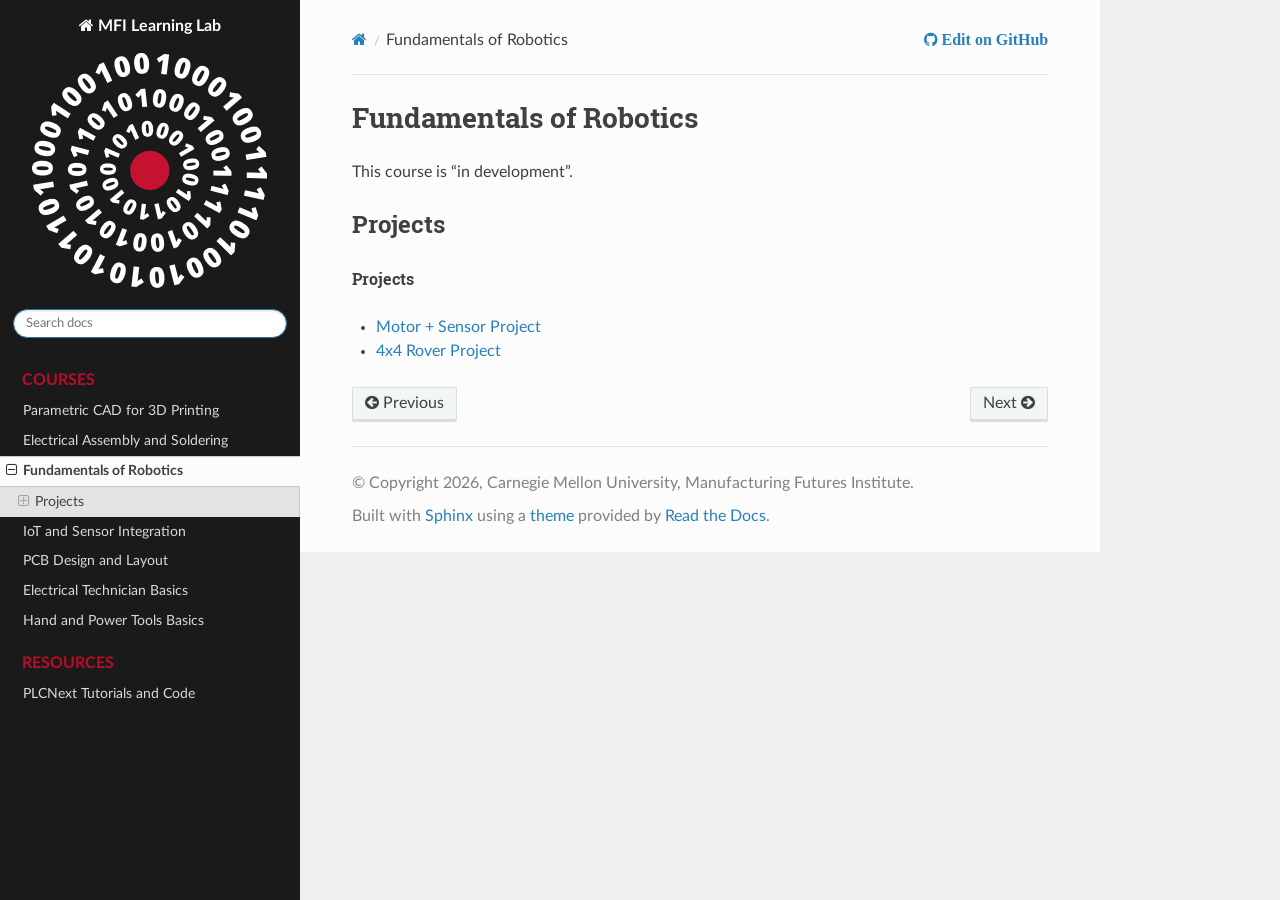
<file: courses/fund_robotics.html>
<!DOCTYPE html>
<html class="writer-html5" lang="en" data-content_root="../">
<head>
  <meta charset="utf-8" /><meta name="viewport" content="width=device-width, initial-scale=1" />

  <meta name="viewport" content="width=device-width, initial-scale=1.0" />
  <title>Fundamentals of Robotics &mdash; MFI Learning Lab  documentation</title>
      <link rel="stylesheet" type="text/css" href="../_static/pygments.css?v=b86133f3" />
      <link rel="stylesheet" type="text/css" href="../_static/css/theme.css?v=9edc463e" />
      <link rel="stylesheet" type="text/css" href="../_static/copybutton.css?v=76b2166b" />
      <link rel="stylesheet" type="text/css" href="../_static/sphinx-design.min.css?v=95c83b7e" />
      <link rel="stylesheet" type="text/css" href="../_static/custom.css?v=066d2f63" />
      <link rel="stylesheet" type="text/css" href="https://cdnjs.cloudflare.com/ajax/libs/font-awesome/5.15.1/css/all.min.css" />

  
    <link rel="shortcut icon" href="../_static/white-logo.ico"/>
      <script src="../_static/jquery.js?v=5d32c60e"></script>
      <script src="../_static/_sphinx_javascript_frameworks_compat.js?v=2cd50e6c"></script>
      <script src="../_static/documentation_options.js?v=5929fcd5"></script>
      <script src="../_static/doctools.js?v=fd6eb6e6"></script>
      <script src="../_static/sphinx_highlight.js?v=6ffebe34"></script>
      <script src="../_static/clipboard.min.js?v=a7894cd8"></script>
      <script src="../_static/copybutton.js?v=f281be69"></script>
      <script src="../_static/design-tabs.js?v=f930bc37"></script>
    <script src="../_static/js/theme.js"></script>
    <link rel="index" title="Index" href="../genindex.html" />
    <link rel="search" title="Search" href="../search.html" />
    <link rel="next" title="Motor + Sensor Project" href="robotics/motor-sensor.html" />
    <link rel="prev" title="Electrical Assembly and Soldering" href="electrical_assembly.html" /> 
</head>

<body class="wy-body-for-nav"> 
  <div class="wy-grid-for-nav">
    <nav data-toggle="wy-nav-shift" class="wy-nav-side">
      <div class="wy-side-scroll">
        <div class="wy-side-nav-search" >

          
          
          <a href="../index.html" class="icon icon-home">
            MFI Learning Lab
              <img src="../_static/white-logo.png" class="logo" alt="Logo"/>
          </a>
<div role="search">
  <form id="rtd-search-form" class="wy-form" action="../search.html" method="get">
    <input type="text" name="q" placeholder="Search docs" aria-label="Search docs" />
    <input type="hidden" name="check_keywords" value="yes" />
    <input type="hidden" name="area" value="default" />
  </form>
</div>
        </div><div class="wy-menu wy-menu-vertical" data-spy="affix" role="navigation" aria-label="Navigation menu">
              <p class="caption" role="heading"><span class="caption-text">Courses</span></p>
<ul class="current">
<li class="toctree-l1"><a class="reference internal" href="cad_for_3dp.html">Parametric CAD for 3D Printing</a></li>
<li class="toctree-l1"><a class="reference internal" href="electrical_assembly.html">Electrical Assembly and Soldering</a></li>
<li class="toctree-l1 current"><a class="current reference internal" href="#">Fundamentals of Robotics</a><ul>
<li class="toctree-l2"><a class="reference internal" href="#projects">Projects</a><ul>
<li class="toctree-l3"><a class="reference internal" href="robotics/motor-sensor.html">Motor + Sensor Project</a></li>
<li class="toctree-l3"><a class="reference internal" href="robotics/rover.html">4x4 Rover Project</a></li>
</ul>
</li>
</ul>
</li>
<li class="toctree-l1"><a class="reference internal" href="iot.html">IoT and Sensor Integration</a></li>
<li class="toctree-l1"><a class="reference internal" href="pcb.html">PCB Design and Layout</a></li>
<li class="toctree-l1"><a class="reference internal" href="electrical_technician_basics.html">Electrical Technician Basics</a></li>
<li class="toctree-l1"><a class="reference internal" href="hand_power_tools_basics.html">Hand and Power Tools Basics</a></li>
</ul>
<p class="caption" role="heading"><span class="caption-text">Resources</span></p>
<ul>
<li class="toctree-l1"><a class="reference internal" href="../resources/plcnext.html">PLCNext Tutorials and Code</a></li>
</ul>

        </div>
      </div>
    </nav>

    <section data-toggle="wy-nav-shift" class="wy-nav-content-wrap"><nav class="wy-nav-top" aria-label="Mobile navigation menu" >
          <i data-toggle="wy-nav-top" class="fa fa-bars"></i>
          <a href="../index.html">MFI Learning Lab</a>
      </nav>

      <div class="wy-nav-content">
        <div class="rst-content">
          <div role="navigation" aria-label="Page navigation">
  <ul class="wy-breadcrumbs">
      <li><a href="../index.html" class="icon icon-home" aria-label="Home"></a></li>
      <li class="breadcrumb-item active">Fundamentals of Robotics</li>
      <li class="wy-breadcrumbs-aside">
              <a href="https://github.com/cmu-mfi/learninglab/blob/master/doc/courses/fund_robotics.md" class="fa fa-github"> Edit on GitHub</a>
      </li>
  </ul>
  <hr/>
</div>
          <div role="main" class="document" itemscope="itemscope" itemtype="http://schema.org/Article">
           <div itemprop="articleBody">
             
  <section id="fundamentals-of-robotics">
<h1>Fundamentals of Robotics<a class="headerlink" href="#fundamentals-of-robotics" title="Link to this heading"></a></h1>
<p>This course is “in development”.</p>
<section id="projects">
<h2>Projects<a class="headerlink" href="#projects" title="Link to this heading"></a></h2>
<div class="toctree-wrapper compound">
<p class="caption" role="heading"><span class="caption-text">Projects</span></p>
<ul>
<li class="toctree-l1"><a class="reference internal" href="robotics/motor-sensor.html">Motor + Sensor Project</a></li>
<li class="toctree-l1"><a class="reference internal" href="robotics/rover.html">4x4 Rover Project</a></li>
</ul>
</div>
</section>
</section>


           </div>
          </div>
          <footer><div class="rst-footer-buttons" role="navigation" aria-label="Footer">
        <a href="electrical_assembly.html" class="btn btn-neutral float-left" title="Electrical Assembly and Soldering" accesskey="p" rel="prev"><span class="fa fa-arrow-circle-left" aria-hidden="true"></span> Previous</a>
        <a href="robotics/motor-sensor.html" class="btn btn-neutral float-right" title="Motor + Sensor Project" accesskey="n" rel="next">Next <span class="fa fa-arrow-circle-right" aria-hidden="true"></span></a>
    </div>

  <hr/>

  <div role="contentinfo">
    <p>&#169; Copyright 2026, Carnegie Mellon University, Manufacturing Futures Institute.</p>
  </div>

  Built with <a href="https://www.sphinx-doc.org/">Sphinx</a> using a
    <a href="https://github.com/readthedocs/sphinx_rtd_theme">theme</a>
    provided by <a href="https://readthedocs.org">Read the Docs</a>.
   

</footer>
        </div>
      </div>
    </section>
  </div>
  <script>
      jQuery(function () {
          SphinxRtdTheme.Navigation.enable(true);
      });
  </script> 

</body>
</html>
</file>
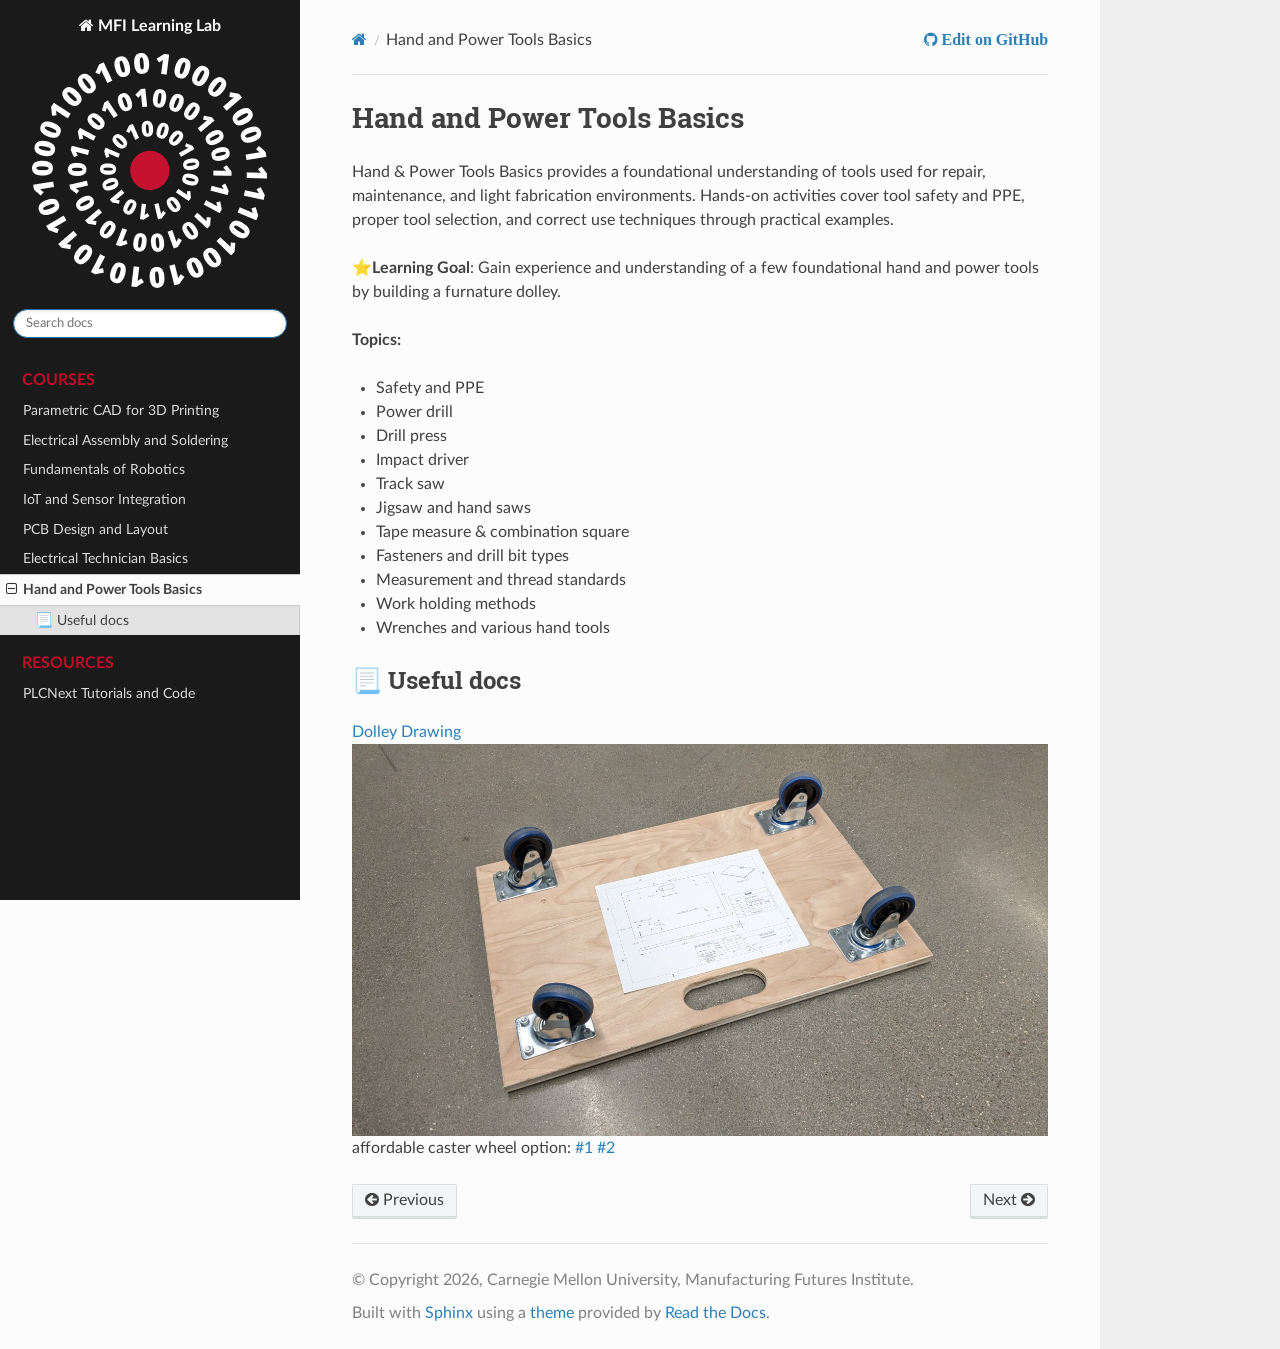
<file: courses/hand_power_tools_basics.html>
<!DOCTYPE html>
<html class="writer-html5" lang="en" data-content_root="../">
<head>
  <meta charset="utf-8" /><meta name="viewport" content="width=device-width, initial-scale=1" />

  <meta name="viewport" content="width=device-width, initial-scale=1.0" />
  <title>Hand and Power Tools Basics &mdash; MFI Learning Lab  documentation</title>
      <link rel="stylesheet" type="text/css" href="../_static/pygments.css?v=b86133f3" />
      <link rel="stylesheet" type="text/css" href="../_static/css/theme.css?v=9edc463e" />
      <link rel="stylesheet" type="text/css" href="../_static/copybutton.css?v=76b2166b" />
      <link rel="stylesheet" type="text/css" href="../_static/sphinx-design.min.css?v=95c83b7e" />
      <link rel="stylesheet" type="text/css" href="../_static/custom.css?v=066d2f63" />
      <link rel="stylesheet" type="text/css" href="https://cdnjs.cloudflare.com/ajax/libs/font-awesome/5.15.1/css/all.min.css" />

  
    <link rel="shortcut icon" href="../_static/white-logo.ico"/>
      <script src="../_static/jquery.js?v=5d32c60e"></script>
      <script src="../_static/_sphinx_javascript_frameworks_compat.js?v=2cd50e6c"></script>
      <script src="../_static/documentation_options.js?v=5929fcd5"></script>
      <script src="../_static/doctools.js?v=fd6eb6e6"></script>
      <script src="../_static/sphinx_highlight.js?v=6ffebe34"></script>
      <script src="../_static/clipboard.min.js?v=a7894cd8"></script>
      <script src="../_static/copybutton.js?v=f281be69"></script>
      <script src="../_static/design-tabs.js?v=f930bc37"></script>
    <script src="../_static/js/theme.js"></script>
    <link rel="index" title="Index" href="../genindex.html" />
    <link rel="search" title="Search" href="../search.html" />
    <link rel="next" title="PLCNext Tutorials and Code" href="../resources/plcnext.html" />
    <link rel="prev" title="Electrical Technician Basics" href="electrical_technician_basics.html" /> 
</head>

<body class="wy-body-for-nav"> 
  <div class="wy-grid-for-nav">
    <nav data-toggle="wy-nav-shift" class="wy-nav-side">
      <div class="wy-side-scroll">
        <div class="wy-side-nav-search" >

          
          
          <a href="../index.html" class="icon icon-home">
            MFI Learning Lab
              <img src="../_static/white-logo.png" class="logo" alt="Logo"/>
          </a>
<div role="search">
  <form id="rtd-search-form" class="wy-form" action="../search.html" method="get">
    <input type="text" name="q" placeholder="Search docs" aria-label="Search docs" />
    <input type="hidden" name="check_keywords" value="yes" />
    <input type="hidden" name="area" value="default" />
  </form>
</div>
        </div><div class="wy-menu wy-menu-vertical" data-spy="affix" role="navigation" aria-label="Navigation menu">
              <p class="caption" role="heading"><span class="caption-text">Courses</span></p>
<ul class="current">
<li class="toctree-l1"><a class="reference internal" href="cad_for_3dp.html">Parametric CAD for 3D Printing</a></li>
<li class="toctree-l1"><a class="reference internal" href="electrical_assembly.html">Electrical Assembly and Soldering</a></li>
<li class="toctree-l1"><a class="reference internal" href="fund_robotics.html">Fundamentals of Robotics</a></li>
<li class="toctree-l1"><a class="reference internal" href="iot.html">IoT and Sensor Integration</a></li>
<li class="toctree-l1"><a class="reference internal" href="pcb.html">PCB Design and Layout</a></li>
<li class="toctree-l1"><a class="reference internal" href="electrical_technician_basics.html">Electrical Technician Basics</a></li>
<li class="toctree-l1 current"><a class="current reference internal" href="#">Hand and Power Tools Basics</a><ul>
<li class="toctree-l2"><a class="reference internal" href="#useful-docs">📃 Useful docs</a></li>
</ul>
</li>
</ul>
<p class="caption" role="heading"><span class="caption-text">Resources</span></p>
<ul>
<li class="toctree-l1"><a class="reference internal" href="../resources/plcnext.html">PLCNext Tutorials and Code</a></li>
</ul>

        </div>
      </div>
    </nav>

    <section data-toggle="wy-nav-shift" class="wy-nav-content-wrap"><nav class="wy-nav-top" aria-label="Mobile navigation menu" >
          <i data-toggle="wy-nav-top" class="fa fa-bars"></i>
          <a href="../index.html">MFI Learning Lab</a>
      </nav>

      <div class="wy-nav-content">
        <div class="rst-content">
          <div role="navigation" aria-label="Page navigation">
  <ul class="wy-breadcrumbs">
      <li><a href="../index.html" class="icon icon-home" aria-label="Home"></a></li>
      <li class="breadcrumb-item active">Hand and Power Tools Basics</li>
      <li class="wy-breadcrumbs-aside">
              <a href="https://github.com/cmu-mfi/learninglab/blob/master/doc/courses/hand_power_tools_basics.md" class="fa fa-github"> Edit on GitHub</a>
      </li>
  </ul>
  <hr/>
</div>
          <div role="main" class="document" itemscope="itemscope" itemtype="http://schema.org/Article">
           <div itemprop="articleBody">
             
  <section id="hand-and-power-tools-basics">
<h1>Hand and Power Tools Basics<a class="headerlink" href="#hand-and-power-tools-basics" title="Link to this heading"></a></h1>
<p>Hand &amp; Power Tools Basics provides a foundational understanding of tools used for repair, maintenance, and light fabrication environments. Hands-on activities cover tool safety and PPE, proper tool selection, and correct use techniques through practical examples.</p>
<p><strong>⭐Learning Goal</strong>: Gain experience and understanding of a few foundational hand and power tools by building a furnature dolley.</p>
<p><strong>Topics:</strong></p>
<ul class="simple">
<li><p>Safety and PPE</p></li>
<li><p>Power drill</p></li>
<li><p>Drill press</p></li>
<li><p>Impact driver</p></li>
<li><p>Track saw</p></li>
<li><p>Jigsaw and hand saws</p></li>
<li><p>Tape measure &amp; combination square</p></li>
<li><p>Fasteners and drill bit types</p></li>
<li><p>Measurement and thread standards</p></li>
<li><p>Work holding methods</p></li>
<li><p>Wrenches and various hand tools</p></li>
</ul>
<section id="useful-docs">
<h2>📃 Useful docs<a class="headerlink" href="#useful-docs" title="Link to this heading"></a></h2>
<p><a class="reference download internal" download="" href="../_downloads/29f7853b9877e081cc554ac12717f811/moving_dolley_dimensioned.pdf"><span class="xref download myst">Dolley Drawing</span></a> <br>
<img alt="moving dolley" src="../_images/moving_dolley.jpg" /><br>
affordable caster wheel option: <a class="reference external" href="https://www.harborfreight.com/3-inch-x-7-8-eighth-inch-rubber-swivel-caster-66360.html">#1</a> <a class="reference external" href="https://www.parts-express.com/3-Swivel-Caster-Wheel-with-Metal-Plate-Mount-269-681">#2</a></p>
</section>
</section>


           </div>
          </div>
          <footer><div class="rst-footer-buttons" role="navigation" aria-label="Footer">
        <a href="electrical_technician_basics.html" class="btn btn-neutral float-left" title="Electrical Technician Basics" accesskey="p" rel="prev"><span class="fa fa-arrow-circle-left" aria-hidden="true"></span> Previous</a>
        <a href="../resources/plcnext.html" class="btn btn-neutral float-right" title="PLCNext Tutorials and Code" accesskey="n" rel="next">Next <span class="fa fa-arrow-circle-right" aria-hidden="true"></span></a>
    </div>

  <hr/>

  <div role="contentinfo">
    <p>&#169; Copyright 2026, Carnegie Mellon University, Manufacturing Futures Institute.</p>
  </div>

  Built with <a href="https://www.sphinx-doc.org/">Sphinx</a> using a
    <a href="https://github.com/readthedocs/sphinx_rtd_theme">theme</a>
    provided by <a href="https://readthedocs.org">Read the Docs</a>.
   

</footer>
        </div>
      </div>
    </section>
  </div>
  <script>
      jQuery(function () {
          SphinxRtdTheme.Navigation.enable(true);
      });
  </script> 

</body>
</html>
</file>
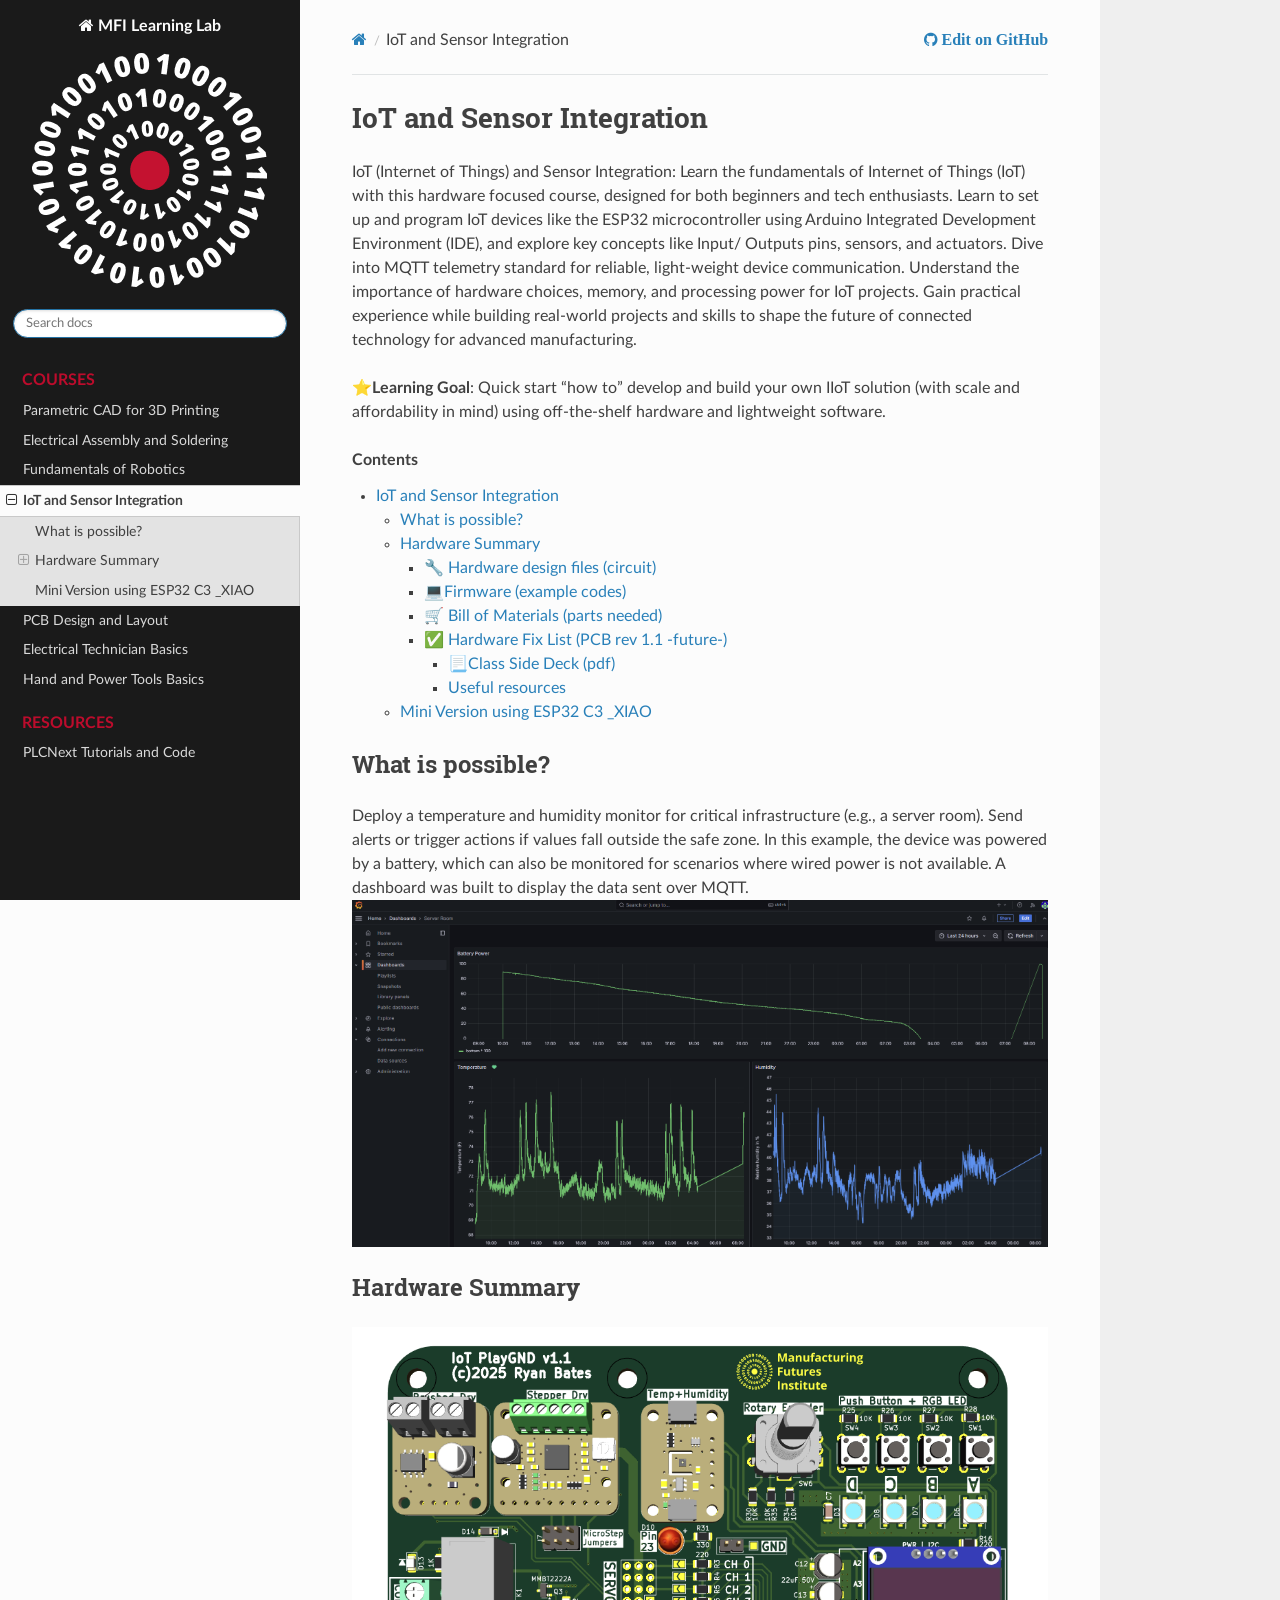
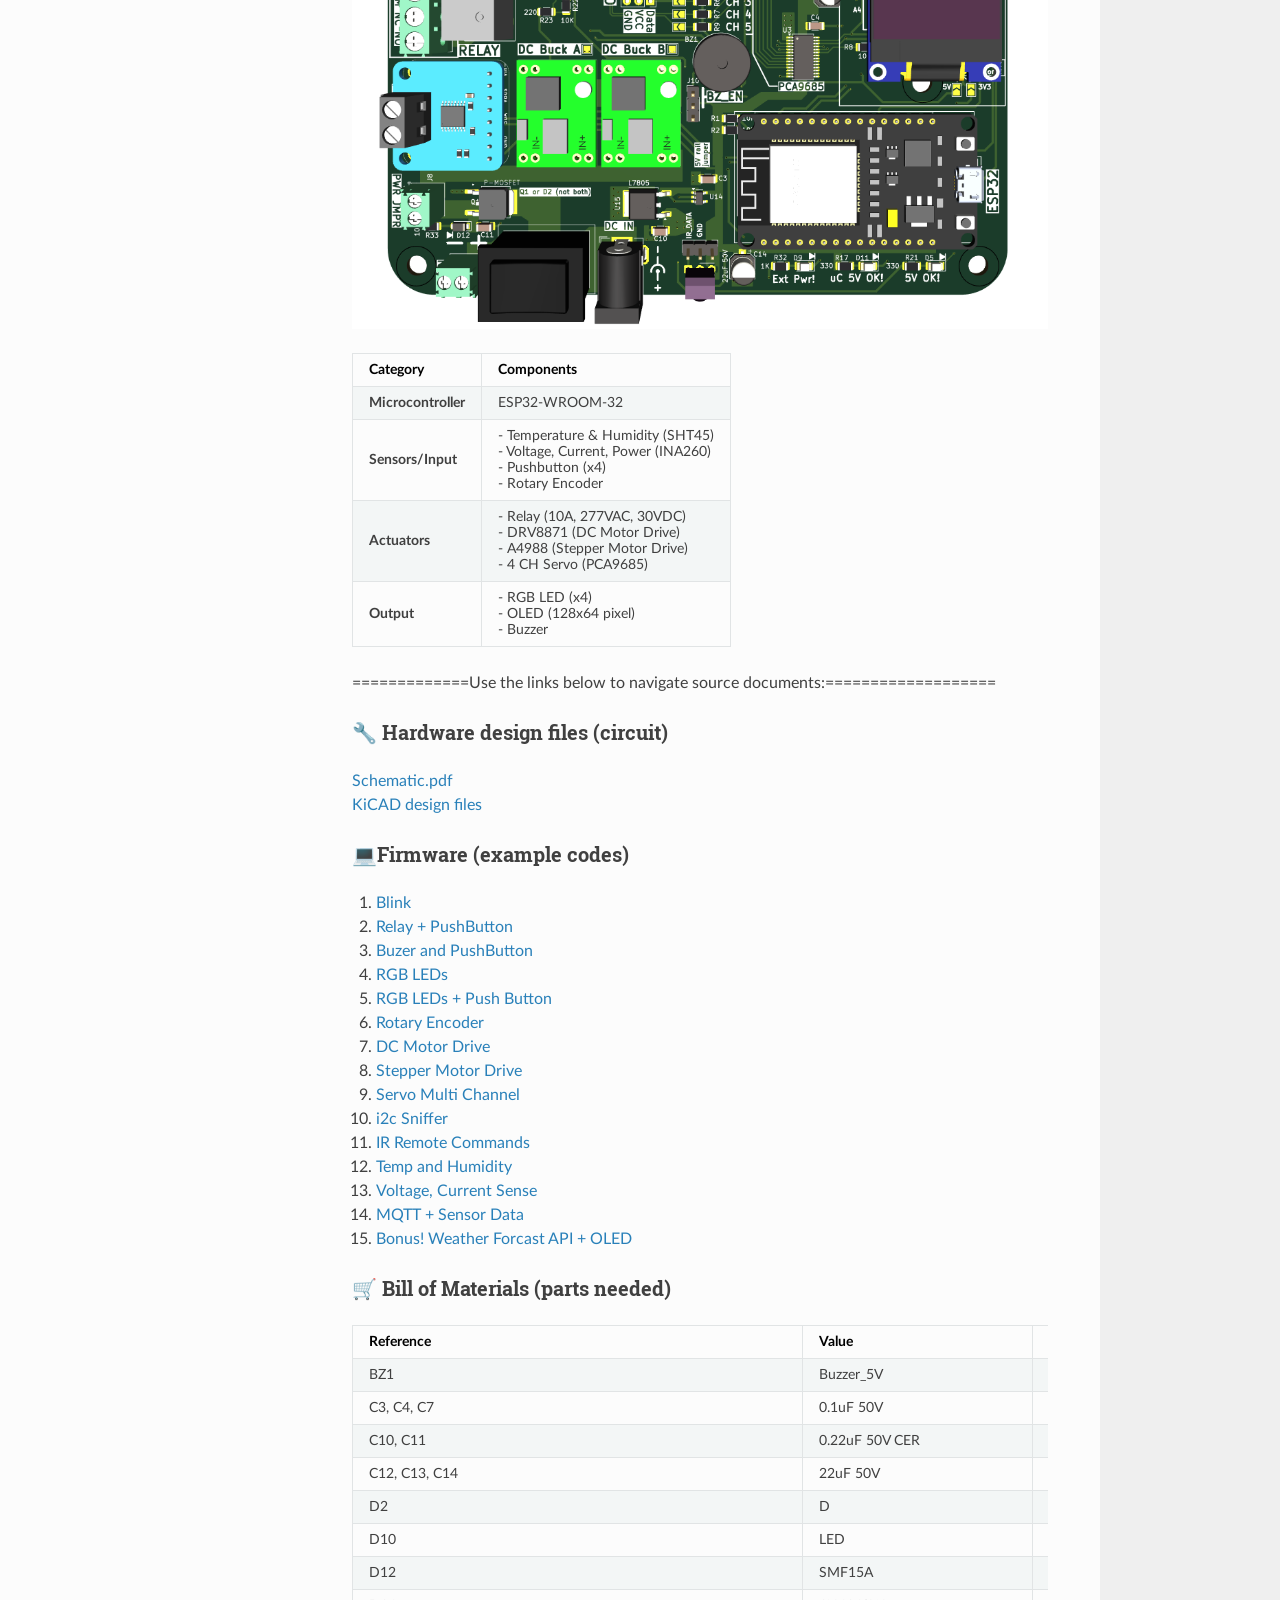
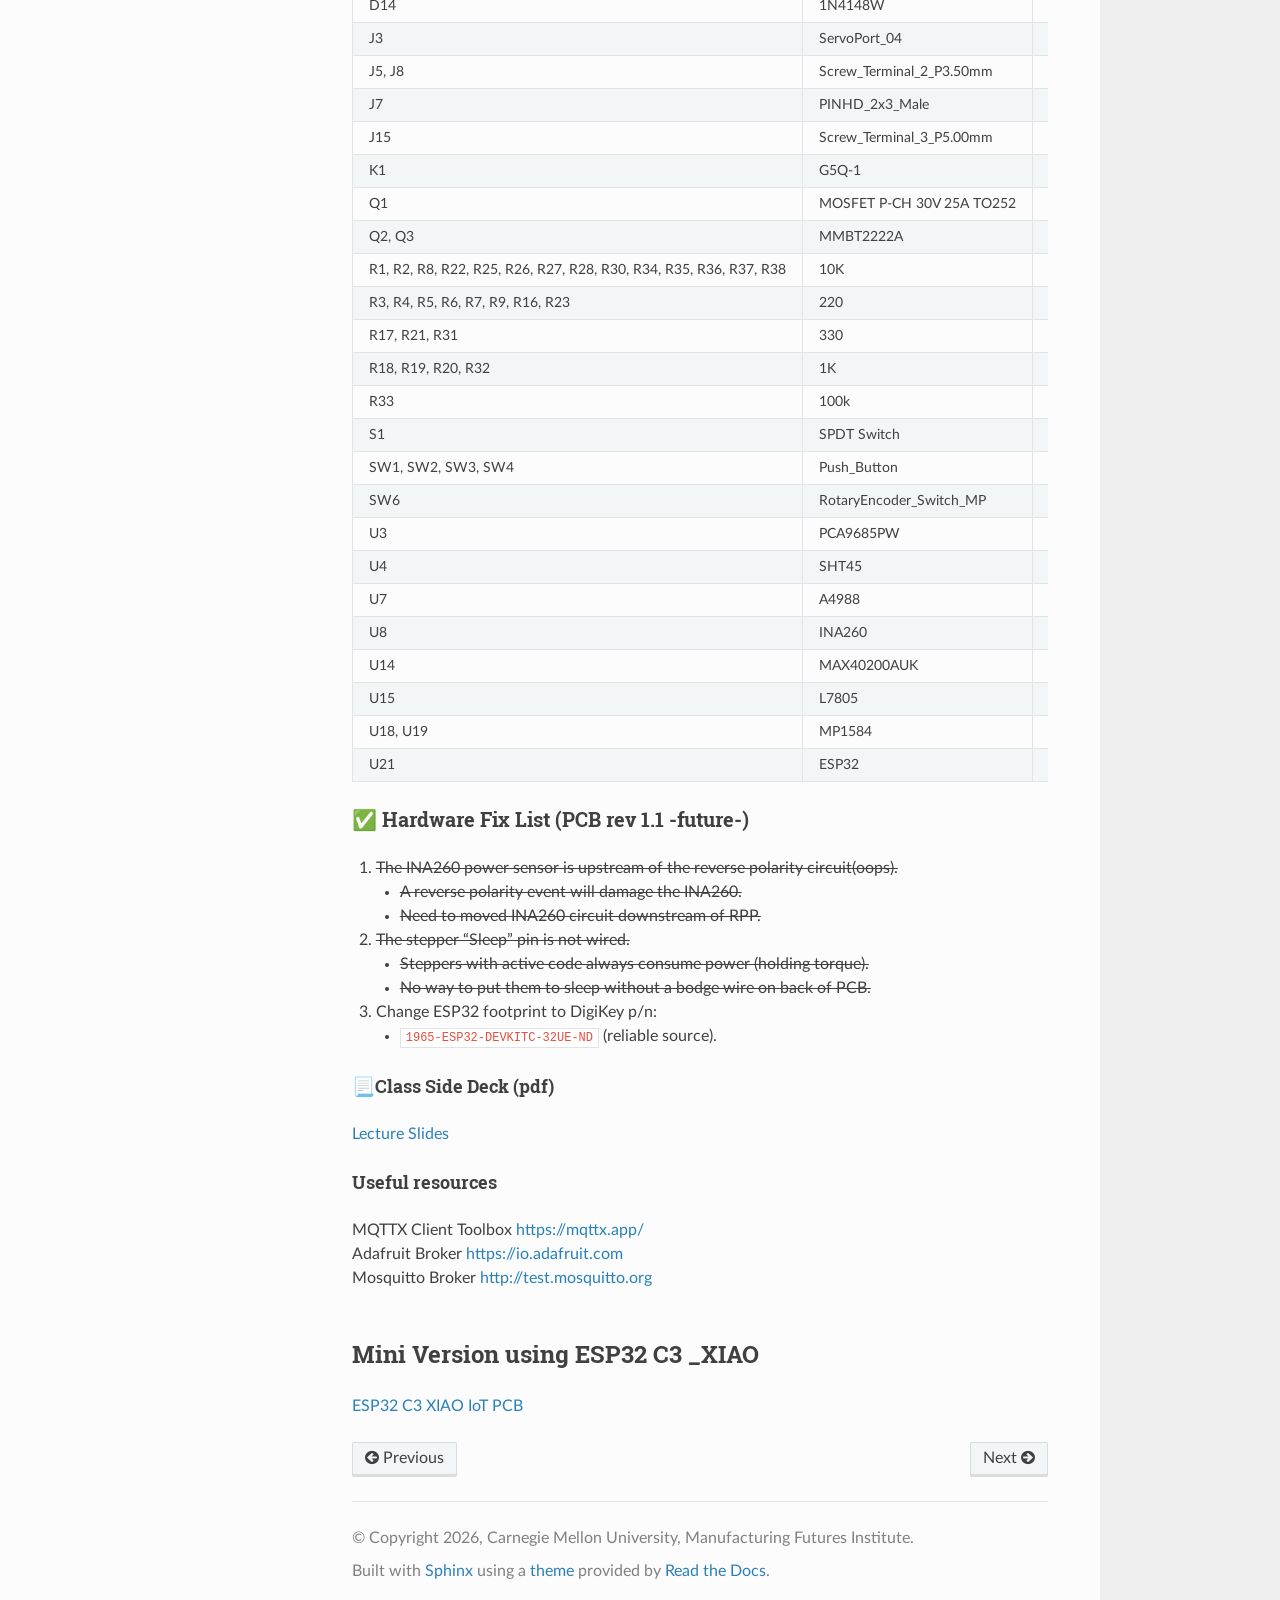
<file: courses/iot.html>
<!DOCTYPE html>
<html class="writer-html5" lang="en" data-content_root="../">
<head>
  <meta charset="utf-8" /><meta name="viewport" content="width=device-width, initial-scale=1" />

  <meta name="viewport" content="width=device-width, initial-scale=1.0" />
  <title>IoT and Sensor Integration &mdash; MFI Learning Lab  documentation</title>
      <link rel="stylesheet" type="text/css" href="../_static/pygments.css?v=b86133f3" />
      <link rel="stylesheet" type="text/css" href="../_static/css/theme.css?v=9edc463e" />
      <link rel="stylesheet" type="text/css" href="../_static/copybutton.css?v=76b2166b" />
      <link rel="stylesheet" type="text/css" href="../_static/sphinx-design.min.css?v=95c83b7e" />
      <link rel="stylesheet" type="text/css" href="../_static/custom.css?v=066d2f63" />
      <link rel="stylesheet" type="text/css" href="https://cdnjs.cloudflare.com/ajax/libs/font-awesome/5.15.1/css/all.min.css" />

  
    <link rel="shortcut icon" href="../_static/white-logo.ico"/>
      <script src="../_static/jquery.js?v=5d32c60e"></script>
      <script src="../_static/_sphinx_javascript_frameworks_compat.js?v=2cd50e6c"></script>
      <script src="../_static/documentation_options.js?v=5929fcd5"></script>
      <script src="../_static/doctools.js?v=fd6eb6e6"></script>
      <script src="../_static/sphinx_highlight.js?v=6ffebe34"></script>
      <script src="../_static/clipboard.min.js?v=a7894cd8"></script>
      <script src="../_static/copybutton.js?v=f281be69"></script>
      <script src="../_static/design-tabs.js?v=f930bc37"></script>
    <script src="../_static/js/theme.js"></script>
    <link rel="index" title="Index" href="../genindex.html" />
    <link rel="search" title="Search" href="../search.html" />
    <link rel="next" title="PCB Design and Layout" href="pcb.html" />
    <link rel="prev" title="4x4 Rover Project" href="robotics/rover.html" /> 
</head>

<body class="wy-body-for-nav"> 
  <div class="wy-grid-for-nav">
    <nav data-toggle="wy-nav-shift" class="wy-nav-side">
      <div class="wy-side-scroll">
        <div class="wy-side-nav-search" >

          
          
          <a href="../index.html" class="icon icon-home">
            MFI Learning Lab
              <img src="../_static/white-logo.png" class="logo" alt="Logo"/>
          </a>
<div role="search">
  <form id="rtd-search-form" class="wy-form" action="../search.html" method="get">
    <input type="text" name="q" placeholder="Search docs" aria-label="Search docs" />
    <input type="hidden" name="check_keywords" value="yes" />
    <input type="hidden" name="area" value="default" />
  </form>
</div>
        </div><div class="wy-menu wy-menu-vertical" data-spy="affix" role="navigation" aria-label="Navigation menu">
              <p class="caption" role="heading"><span class="caption-text">Courses</span></p>
<ul class="current">
<li class="toctree-l1"><a class="reference internal" href="cad_for_3dp.html">Parametric CAD for 3D Printing</a></li>
<li class="toctree-l1"><a class="reference internal" href="electrical_assembly.html">Electrical Assembly and Soldering</a></li>
<li class="toctree-l1"><a class="reference internal" href="fund_robotics.html">Fundamentals of Robotics</a></li>
<li class="toctree-l1 current"><a class="current reference internal" href="#">IoT and Sensor Integration</a><ul>
<li class="toctree-l2"><a class="reference internal" href="#what-is-possible">What is possible?</a></li>
<li class="toctree-l2"><a class="reference internal" href="#hardware-summary">Hardware Summary</a><ul>
<li class="toctree-l3"><a class="reference internal" href="#hardware-design-files-circuit">🔧 Hardware design files (circuit)</a></li>
<li class="toctree-l3"><a class="reference internal" href="#firmware-example-codes">💻Firmware (example codes)</a></li>
<li class="toctree-l3"><a class="reference internal" href="#bill-of-materials-parts-needed">🛒 Bill of Materials (parts needed)</a></li>
<li class="toctree-l3"><a class="reference internal" href="#hardware-fix-list-pcb-rev-1-1-future">✅ Hardware Fix List (PCB rev 1.1 -future-)</a><ul>
<li class="toctree-l4"><a class="reference internal" href="#class-side-deck-pdf">📃Class Side Deck (pdf)</a></li>
<li class="toctree-l4"><a class="reference internal" href="#useful-resources">Useful resources</a></li>
</ul>
</li>
</ul>
</li>
<li class="toctree-l2"><a class="reference internal" href="#mini-version-using-esp32-c3-xiao">Mini Version using ESP32 C3 _XIAO</a></li>
</ul>
</li>
<li class="toctree-l1"><a class="reference internal" href="pcb.html">PCB Design and Layout</a></li>
<li class="toctree-l1"><a class="reference internal" href="electrical_technician_basics.html">Electrical Technician Basics</a></li>
<li class="toctree-l1"><a class="reference internal" href="hand_power_tools_basics.html">Hand and Power Tools Basics</a></li>
</ul>
<p class="caption" role="heading"><span class="caption-text">Resources</span></p>
<ul>
<li class="toctree-l1"><a class="reference internal" href="../resources/plcnext.html">PLCNext Tutorials and Code</a></li>
</ul>

        </div>
      </div>
    </nav>

    <section data-toggle="wy-nav-shift" class="wy-nav-content-wrap"><nav class="wy-nav-top" aria-label="Mobile navigation menu" >
          <i data-toggle="wy-nav-top" class="fa fa-bars"></i>
          <a href="../index.html">MFI Learning Lab</a>
      </nav>

      <div class="wy-nav-content">
        <div class="rst-content">
          <div role="navigation" aria-label="Page navigation">
  <ul class="wy-breadcrumbs">
      <li><a href="../index.html" class="icon icon-home" aria-label="Home"></a></li>
      <li class="breadcrumb-item active">IoT and Sensor Integration</li>
      <li class="wy-breadcrumbs-aside">
              <a href="https://github.com/cmu-mfi/learninglab/blob/master/doc/courses/iot.md" class="fa fa-github"> Edit on GitHub</a>
      </li>
  </ul>
  <hr/>
</div>
          <div role="main" class="document" itemscope="itemscope" itemtype="http://schema.org/Article">
           <div itemprop="articleBody">
             
  <section id="iot-and-sensor-integration">
<h1><a class="toc-backref" href="#id1" role="doc-backlink">IoT and Sensor Integration</a><a class="headerlink" href="#iot-and-sensor-integration" title="Link to this heading"></a></h1>
<p>IoT (Internet of Things) and Sensor Integration: Learn the fundamentals of Internet of Things (IoT) with this hardware focused course, designed for both beginners and tech enthusiasts. Learn to set up and program IoT devices like the ESP32 microcontroller using Arduino Integrated Development Environment (IDE), and explore key concepts like Input/ Outputs pins, sensors, and actuators. Dive into MQTT telemetry standard for reliable, light-weight device communication. Understand the importance of hardware choices, memory, and processing power for IoT projects. Gain practical experience while building real-world projects and skills to shape the future of connected technology for advanced manufacturing.</p>
<p><strong>⭐Learning Goal</strong>: Quick start “how to” develop and build your own IIoT solution (with scale and affordability in mind) using off-the-shelf hardware and lightweight software.</p>
<nav class="contents" id="contents">
<p class="topic-title">Contents</p>
<ul class="simple">
<li><p><a class="reference internal" href="#iot-and-sensor-integration" id="id1">IoT and Sensor Integration</a></p>
<ul>
<li><p><a class="reference internal" href="#what-is-possible" id="id2">What is possible?</a></p></li>
<li><p><a class="reference internal" href="#hardware-summary" id="id3">Hardware Summary</a></p>
<ul>
<li><p><a class="reference internal" href="#hardware-design-files-circuit" id="id4">🔧 Hardware design files (circuit)</a></p></li>
<li><p><a class="reference internal" href="#firmware-example-codes" id="id5">💻Firmware (example codes)</a></p></li>
<li><p><a class="reference internal" href="#bill-of-materials-parts-needed" id="id6">🛒 Bill of Materials (parts needed)</a></p></li>
<li><p><a class="reference internal" href="#hardware-fix-list-pcb-rev-1-1-future" id="id7">✅ Hardware Fix List (PCB rev 1.1 -future-)</a></p>
<ul>
<li><p><a class="reference internal" href="#class-side-deck-pdf" id="id8">📃Class Side Deck (pdf)</a></p></li>
<li><p><a class="reference internal" href="#useful-resources" id="id9">Useful resources</a></p></li>
</ul>
</li>
</ul>
</li>
<li><p><a class="reference internal" href="#mini-version-using-esp32-c3-xiao" id="id10">Mini Version using ESP32 C3 _XIAO</a></p></li>
</ul>
</li>
</ul>
</nav>
<section id="what-is-possible">
<h2><a class="toc-backref" href="#id2" role="doc-backlink">What is possible?</a><a class="headerlink" href="#what-is-possible" title="Link to this heading"></a></h2>
<p>Deploy a temperature and humidity monitor for critical infrastructure (e.g., a server room). Send alerts or trigger actions if values fall outside the safe zone. In this example, the device was powered by a battery, which can also be monitored for scenarios where wired power is not available. A dashboard was built to display the data sent over MQTT.
<img alt="server room monitoring" src="../_images/server_room_temp_battery_24hr.png" /></p>
</section>
<section id="hardware-summary">
<h2><a class="toc-backref" href="#id3" role="doc-backlink">Hardware Summary</a><a class="headerlink" href="#hardware-summary" title="Link to this heading"></a></h2>
<p><img alt="3d render of PCB" src="../_images/3Drender_iot_playground_pcb.PNG" /></p>
<table class="docutils align-default">
<thead>
<tr class="row-odd"><th class="head"><p>Category</p></th>
<th class="head"><p>Components</p></th>
</tr>
</thead>
<tbody>
<tr class="row-even"><td><p><strong>Microcontroller</strong></p></td>
<td><p>ESP32-WROOM-32</p></td>
</tr>
<tr class="row-odd"><td><p><strong>Sensors/Input</strong></p></td>
<td><p>- Temperature &amp; Humidity (SHT45) <br> - Voltage, Current, Power (INA260) <br> - Pushbutton (x4) <br> - Rotary Encoder</p></td>
</tr>
<tr class="row-even"><td><p><strong>Actuators</strong></p></td>
<td><p>- Relay (10A, 277VAC, 30VDC) <br> - DRV8871 (DC Motor Drive) <br> - A4988 (Stepper Motor Drive) <br> - 4 CH Servo (PCA9685)</p></td>
</tr>
<tr class="row-odd"><td><p><strong>Output</strong></p></td>
<td><p>- RGB LED (x4) <br> - OLED (128x64 pixel) <br> - Buzzer</p></td>
</tr>
</tbody>
</table>
<p>=============Use the links below to navigate source documents:===================</p>
<section id="hardware-design-files-circuit">
<h3><a class="toc-backref" href="#id4" role="doc-backlink">🔧 Hardware design files (circuit)</a><a class="headerlink" href="#hardware-design-files-circuit" title="Link to this heading"></a></h3>
<p><a class="reference external" href="https://github.com/retrobuiltRyan/ESP32_IoT_PlayGND/blob/main/IoT%20PlayGND%20v1.1%20schematic.pdf">Schematic.pdf</a><br />
<a class="reference external" href="https://github.com/retrobuiltRyan/ESP32_IoT_PlayGND">KiCAD design files</a></p>
</section>
<section id="firmware-example-codes">
<h3><a class="toc-backref" href="#id5" role="doc-backlink">💻Firmware (example codes)</a><a class="headerlink" href="#firmware-example-codes" title="Link to this heading"></a></h3>
<ol class="arabic simple">
<li><p><a class="reference external" href="https://github.com/retrobuiltRyan/ESP32_IoT_PlayGND/blob/main/01_esp32_iot_plygnd_blink_gpio23.txt">Blink</a></p></li>
<li><p><a class="reference external" href="https://github.com/retrobuiltRyan/ESP32_IoT_PlayGND/blob/main/02_esp32_iot_playgnd_relay_pushbutton.txt">Relay + PushButton</a></p></li>
<li><p><a class="reference external" href="https://github.com/retrobuiltRyan/ESP32_IoT_PlayGND/blob/main/03_esp32_iot_playgnd_buzzer_pushbuttons.txt">Buzer and PushButton</a></p></li>
<li><p><a class="reference external" href="https://github.com/retrobuiltRyan/ESP32_IoT_PlayGND/blob/main/04_esp32_iot_playgnd_neopixel.txt">RGB LEDs</a></p></li>
<li><p><a class="reference external" href="https://github.com/retrobuiltRyan/ESP32_IoT_PlayGND/blob/main/05_esp32_iot_playgnd_rgb_led_pushbuttons.txt">RGB LEDs + Push Button</a></p></li>
<li><p><a class="reference external" href="https://github.com/retrobuiltRyan/ESP32_IoT_PlayGND/blob/main/06_esp32_iot_playgnd_rotary_encoder_neopixels.txt">Rotary Encoder</a></p></li>
<li><p><a class="reference external" href="https://github.com/retrobuiltRyan/ESP32_IoT_PlayGND/blob/main/07_esp32_iot_playgnd_drv8871_dc_drive_pushbuttons.txt">DC Motor Drive</a></p></li>
<li><p><a class="reference external" href="https://github.com/retrobuiltRyan/ESP32_IoT_PlayGND/blob/main/08_esp32_iot_playgnd_a4988_stepper_driver_pushbuttons.txt">Stepper Motor Drive</a></p></li>
<li><p><a class="reference external" href="https://github.com/retrobuiltRyan/ESP32_IoT_PlayGND/blob/main/09_esp32_iot_playgnd_pca9685_servo90.txt">Servo Multi Channel</a></p></li>
<li><p><a class="reference external" href="https://github.com/retrobuiltRyan/ESP32_IoT_PlayGND/blob/main/10_esp32_iot_playgnd_i2c_sniffer.txt">i2c Sniffer</a></p></li>
<li><p><a class="reference external" href="https://github.com/retrobuiltRyan/ESP32_IoT_PlayGND/blob/main/11_esp32_iot_playgnd_ir_remote_oled.txt">IR Remote Commands</a></p></li>
<li><p><a class="reference external" href="https://github.com/retrobuiltRyan/ESP32_IoT_PlayGND/blob/main/12_esp32_iot_playgnd_sht45_temp_humidity.txt">Temp and Humidity</a></p></li>
<li><p><a class="reference external" href="https://github.com/retrobuiltRyan/ESP32_IoT_PlayGND/blob/main/13_esp32_iot_playgnd_ina260_vi_pwr_monitor.txt">Voltage, Current Sense</a></p></li>
<li><p><a class="reference external" href="https://github.com/retrobuiltRyan/ESP32_IoT_PlayGND/blob/main/14_esp32_iot_playgnd_mqtt_oled.txt">MQTT + Sensor Data</a></p></li>
<li><p><a class="reference external" href="https://github.com/retrobuiltRyan/ESP32_IoT_PlayGND/blob/main/15_esp32_iot_playgnd_weather_forecast_api_oled.txt">Bonus! Weather Forcast API + OLED</a></p></li>
</ol>
</section>
<section id="bill-of-materials-parts-needed">
<h3><a class="toc-backref" href="#id6" role="doc-backlink">🛒 Bill of Materials (parts needed)</a><a class="headerlink" href="#bill-of-materials-parts-needed" title="Link to this heading"></a></h3>
<table class="docutils align-default">
<thead>
<tr class="row-odd"><th class="head"><p>Reference</p></th>
<th class="head"><p>Value</p></th>
<th class="head text-right"><p>Qty</p></th>
<th class="head"><p>DigiKey P/N</p></th>
<th class="head"><p>Adafruit P/N</p></th>
<th class="head"><p>AliExpress / Amazon Link</p></th>
</tr>
</thead>
<tbody>
<tr class="row-even"><td><p>BZ1</p></td>
<td><p>Buzzer_5V</p></td>
<td class="text-right"><p>1</p></td>
<td><p>445-2525-1-ND</p></td>
<td><p></p></td>
<td><p></p></td>
</tr>
<tr class="row-odd"><td><p>C3, C4, C7</p></td>
<td><p>0.1uF 50V</p></td>
<td class="text-right"><p>3</p></td>
<td><p>1276-1068-1-ND</p></td>
<td><p></p></td>
<td><p></p></td>
</tr>
<tr class="row-even"><td><p>C10, C11</p></td>
<td><p>0.22uF 50V CER</p></td>
<td class="text-right"><p>2</p></td>
<td><p>445-2283-1-ND</p></td>
<td><p></p></td>
<td><p></p></td>
</tr>
<tr class="row-odd"><td><p>C12, C13, C14</p></td>
<td><p>22uF 50V</p></td>
<td class="text-right"><p>3</p></td>
<td><p>399-11438-1-ND</p></td>
<td><p></p></td>
<td><p></p></td>
</tr>
<tr class="row-even"><td><p>D2</p></td>
<td><p>D</p></td>
<td class="text-right"><p>1</p></td>
<td><p>S5AC-FDICT-ND</p></td>
<td><p></p></td>
<td><p></p></td>
</tr>
<tr class="row-odd"><td><p>D10</p></td>
<td><p>LED</p></td>
<td class="text-right"><p>1</p></td>
<td><p>EALP05RDHRA2-ND</p></td>
<td><p></p></td>
<td><p></p></td>
</tr>
<tr class="row-even"><td><p>D12</p></td>
<td><p>SMF15A</p></td>
<td class="text-right"><p>1</p></td>
<td><p>SMF15A-E3-08CT-ND</p></td>
<td><p></p></td>
<td><p></p></td>
</tr>
<tr class="row-odd"><td><p>D14</p></td>
<td><p>1N4148W</p></td>
<td class="text-right"><p>1</p></td>
<td><p>4878-1N4148WCT-ND</p></td>
<td><p></p></td>
<td><p></p></td>
</tr>
<tr class="row-even"><td><p>J3</p></td>
<td><p>ServoPort_04</p></td>
<td class="text-right"><p>1</p></td>
<td><p>S1012EC-40-ND</p></td>
<td><p></p></td>
<td><p></p></td>
</tr>
<tr class="row-odd"><td><p>J5, J8</p></td>
<td><p>Screw_Terminal_2_P3.50mm</p></td>
<td class="text-right"><p>2</p></td>
<td><p>732-2747-ND</p></td>
<td><p></p></td>
<td><p></p></td>
</tr>
<tr class="row-even"><td><p>J7</p></td>
<td><p>PINHD_2x3_Male</p></td>
<td class="text-right"><p>1</p></td>
<td><p>S1012EC-40-ND</p></td>
<td><p></p></td>
<td><p></p></td>
</tr>
<tr class="row-odd"><td><p>J15</p></td>
<td><p>Screw_Terminal_3_P5.00mm</p></td>
<td class="text-right"><p>1</p></td>
<td><p>277-1578-ND</p></td>
<td><p></p></td>
<td><p></p></td>
</tr>
<tr class="row-even"><td><p>K1</p></td>
<td><p>G5Q-1</p></td>
<td class="text-right"><p>1</p></td>
<td><p>Z2929-ND</p></td>
<td><p></p></td>
<td><p></p></td>
</tr>
<tr class="row-odd"><td><p>Q1</p></td>
<td><p>MOSFET P-CH 30V 25A TO252</p></td>
<td class="text-right"><p>1</p></td>
<td><p>785-1106-1-ND</p></td>
<td><p></p></td>
<td><p></p></td>
</tr>
<tr class="row-even"><td><p>Q2, Q3</p></td>
<td><p>MMBT2222A</p></td>
<td class="text-right"><p>2</p></td>
<td><p>MMBT2222ATPMSCT-ND</p></td>
<td><p></p></td>
<td><p></p></td>
</tr>
<tr class="row-odd"><td><p>R1, R2, R8, R22, R25, R26, R27, R28, R30, R34, R35, R36, R37, R38</p></td>
<td><p>10K</p></td>
<td class="text-right"><p>14</p></td>
<td><p>311-10.0KFRCT-ND</p></td>
<td><p></p></td>
<td><p></p></td>
</tr>
<tr class="row-even"><td><p>R3, R4, R5, R6, R7, R9, R16, R23</p></td>
<td><p>220</p></td>
<td class="text-right"><p>8</p></td>
<td><p>311-220FRCT-ND</p></td>
<td><p></p></td>
<td><p></p></td>
</tr>
<tr class="row-odd"><td><p>R17, R21, R31</p></td>
<td><p>330</p></td>
<td class="text-right"><p>3</p></td>
<td><p>311-330FRCT-ND</p></td>
<td><p></p></td>
<td><p></p></td>
</tr>
<tr class="row-even"><td><p>R18, R19, R20, R32</p></td>
<td><p>1K</p></td>
<td class="text-right"><p>4</p></td>
<td><p>311-1.00KFRCT-ND</p></td>
<td><p></p></td>
<td><p></p></td>
</tr>
<tr class="row-odd"><td><p>R33</p></td>
<td><p>100k</p></td>
<td class="text-right"><p>1</p></td>
<td><p>311-100KFRCT-ND</p></td>
<td><p></p></td>
<td><p></p></td>
</tr>
<tr class="row-even"><td><p>S1</p></td>
<td><p>SPDT Switch</p></td>
<td class="text-right"><p>1</p></td>
<td><p>EG5617-ND</p></td>
<td><p></p></td>
<td><p></p></td>
</tr>
<tr class="row-odd"><td><p>SW1, SW2, SW3, SW4</p></td>
<td><p>Push_Button</p></td>
<td class="text-right"><p>4</p></td>
<td><p>2223-TS02-66-60-BK-160-LCR-D-ND</p></td>
<td><p></p></td>
<td><p></p></td>
</tr>
<tr class="row-even"><td><p>SW6</p></td>
<td><p>RotaryEncoder_Switch_MP</p></td>
<td class="text-right"><p>1</p></td>
<td><p>PEC11R-4220F-S0024-ND</p></td>
<td><p></p></td>
<td><p></p></td>
</tr>
<tr class="row-odd"><td><p>U3</p></td>
<td><p>PCA9685PW</p></td>
<td class="text-right"><p>1</p></td>
<td><p>568-11925-1-ND</p></td>
<td><p></p></td>
<td><p></p></td>
</tr>
<tr class="row-even"><td><p>U4</p></td>
<td><p>SHT45</p></td>
<td class="text-right"><p>1</p></td>
<td><p></p></td>
<td><p>6174</p></td>
<td><p></p></td>
</tr>
<tr class="row-odd"><td><p>U7</p></td>
<td><p>A4988</p></td>
<td class="text-right"><p>1</p></td>
<td><p></p></td>
<td><p>6109</p></td>
<td><p></p></td>
</tr>
<tr class="row-even"><td><p>U8</p></td>
<td><p>INA260</p></td>
<td class="text-right"><p>1</p></td>
<td><p></p></td>
<td><p>4226</p></td>
<td><p></p></td>
</tr>
<tr class="row-odd"><td><p>U14</p></td>
<td><p>MAX40200AUK</p></td>
<td class="text-right"><p>1</p></td>
<td><p>175-MAX40203AUK+TCT-ND</p></td>
<td><p></p></td>
<td><p></p></td>
</tr>
<tr class="row-even"><td><p>U15</p></td>
<td><p>L7805</p></td>
<td class="text-right"><p>1</p></td>
<td><p>497-7255-1-ND</p></td>
<td><p></p></td>
<td><p></p></td>
</tr>
<tr class="row-odd"><td><p>U18, U19</p></td>
<td><p>MP1584</p></td>
<td class="text-right"><p>2</p></td>
<td><p></p></td>
<td><p></p></td>
<td><p><a class="reference external" href="https://www.aliexpress.us/item/3256806890547813.html">AliExpress Link</a></p></td>
</tr>
<tr class="row-even"><td><p>U21</p></td>
<td><p>ESP32</p></td>
<td class="text-right"><p>1</p></td>
<td><p></p></td>
<td><p></p></td>
<td><p><a class="reference external" href="https://www.amazon.com/gp/product/B0D8Q8XFRK/">Amazon Link</a> <em>(beware pinout)</em></p></td>
</tr>
</tbody>
</table>
</section>
<section id="hardware-fix-list-pcb-rev-1-1-future">
<h3><a class="toc-backref" href="#id7" role="doc-backlink">✅ Hardware Fix List (PCB rev 1.1 -future-)</a><a class="headerlink" href="#hardware-fix-list-pcb-rev-1-1-future" title="Link to this heading"></a></h3>
<ol class="arabic simple">
<li><p><s>The INA260 power sensor is upstream of the reverse polarity circuit(oops).</s></p>
<ul class="simple">
<li><p><s>A reverse polarity event will damage the INA260.</s></p></li>
<li><p><s>Need to moved INA260 circuit downstream of RPP.</s></p></li>
</ul>
</li>
<li><p><s>The stepper “Sleep” pin is not wired.</s></p>
<ul class="simple">
<li><p><s>Steppers with active code always consume power (holding torque).</s></p></li>
<li><p><s>No way to put them to sleep without a bodge wire on back of PCB.</s></p></li>
</ul>
</li>
<li><p>Change ESP32 footprint to DigiKey p/n:</p>
<ul class="simple">
<li><p><code class="docutils literal notranslate"><span class="pre">1965-ESP32-DEVKITC-32UE-ND</span></code> (reliable source).</p></li>
</ul>
</li>
</ol>
<section id="class-side-deck-pdf">
<h4><a class="toc-backref" href="#id8" role="doc-backlink">📃Class Side Deck (pdf)</a><a class="headerlink" href="#class-side-deck-pdf" title="Link to this heading"></a></h4>
<p><a class="reference download internal" download="" href="../_downloads/3adf0812b4a288dc8bf58d8e346c4197/iot_and_sensor_class_slides_aug2025.pdf"><span class="xref download myst">Lecture Slides</span></a></p>
</section>
<section id="useful-resources">
<h4><a class="toc-backref" href="#id9" role="doc-backlink">Useful resources</a><a class="headerlink" href="#useful-resources" title="Link to this heading"></a></h4>
<p>MQTTX Client Toolbox <a class="reference external" href="https://mqttx.app/">https://mqttx.app/</a> <br>
Adafruit Broker <a class="reference external" href="https://io.adafruit.com">https://io.adafruit.com</a> <br>
Mosquitto Broker <a class="reference external" href="http://test.mosquitto.org">http://test.mosquitto.org</a> <br>
<br></p>
</section>
</section>
</section>
<section id="mini-version-using-esp32-c3-xiao">
<h2><a class="toc-backref" href="#id10" role="doc-backlink">Mini Version using ESP32 C3 _XIAO</a><a class="headerlink" href="#mini-version-using-esp32-c3-xiao" title="Link to this heading"></a></h2>
<p><a class="reference external" href="https://github.com/retrobuiltRyan/esp32c3_xiao_iot_pcb">ESP32 C3 XIAO IoT PCB</a></p>
</section>
</section>


           </div>
          </div>
          <footer><div class="rst-footer-buttons" role="navigation" aria-label="Footer">
        <a href="robotics/rover.html" class="btn btn-neutral float-left" title="4x4 Rover Project" accesskey="p" rel="prev"><span class="fa fa-arrow-circle-left" aria-hidden="true"></span> Previous</a>
        <a href="pcb.html" class="btn btn-neutral float-right" title="PCB Design and Layout" accesskey="n" rel="next">Next <span class="fa fa-arrow-circle-right" aria-hidden="true"></span></a>
    </div>

  <hr/>

  <div role="contentinfo">
    <p>&#169; Copyright 2026, Carnegie Mellon University, Manufacturing Futures Institute.</p>
  </div>

  Built with <a href="https://www.sphinx-doc.org/">Sphinx</a> using a
    <a href="https://github.com/readthedocs/sphinx_rtd_theme">theme</a>
    provided by <a href="https://readthedocs.org">Read the Docs</a>.
   

</footer>
        </div>
      </div>
    </section>
  </div>
  <script>
      jQuery(function () {
          SphinxRtdTheme.Navigation.enable(true);
      });
  </script> 

</body>
</html>
</file>
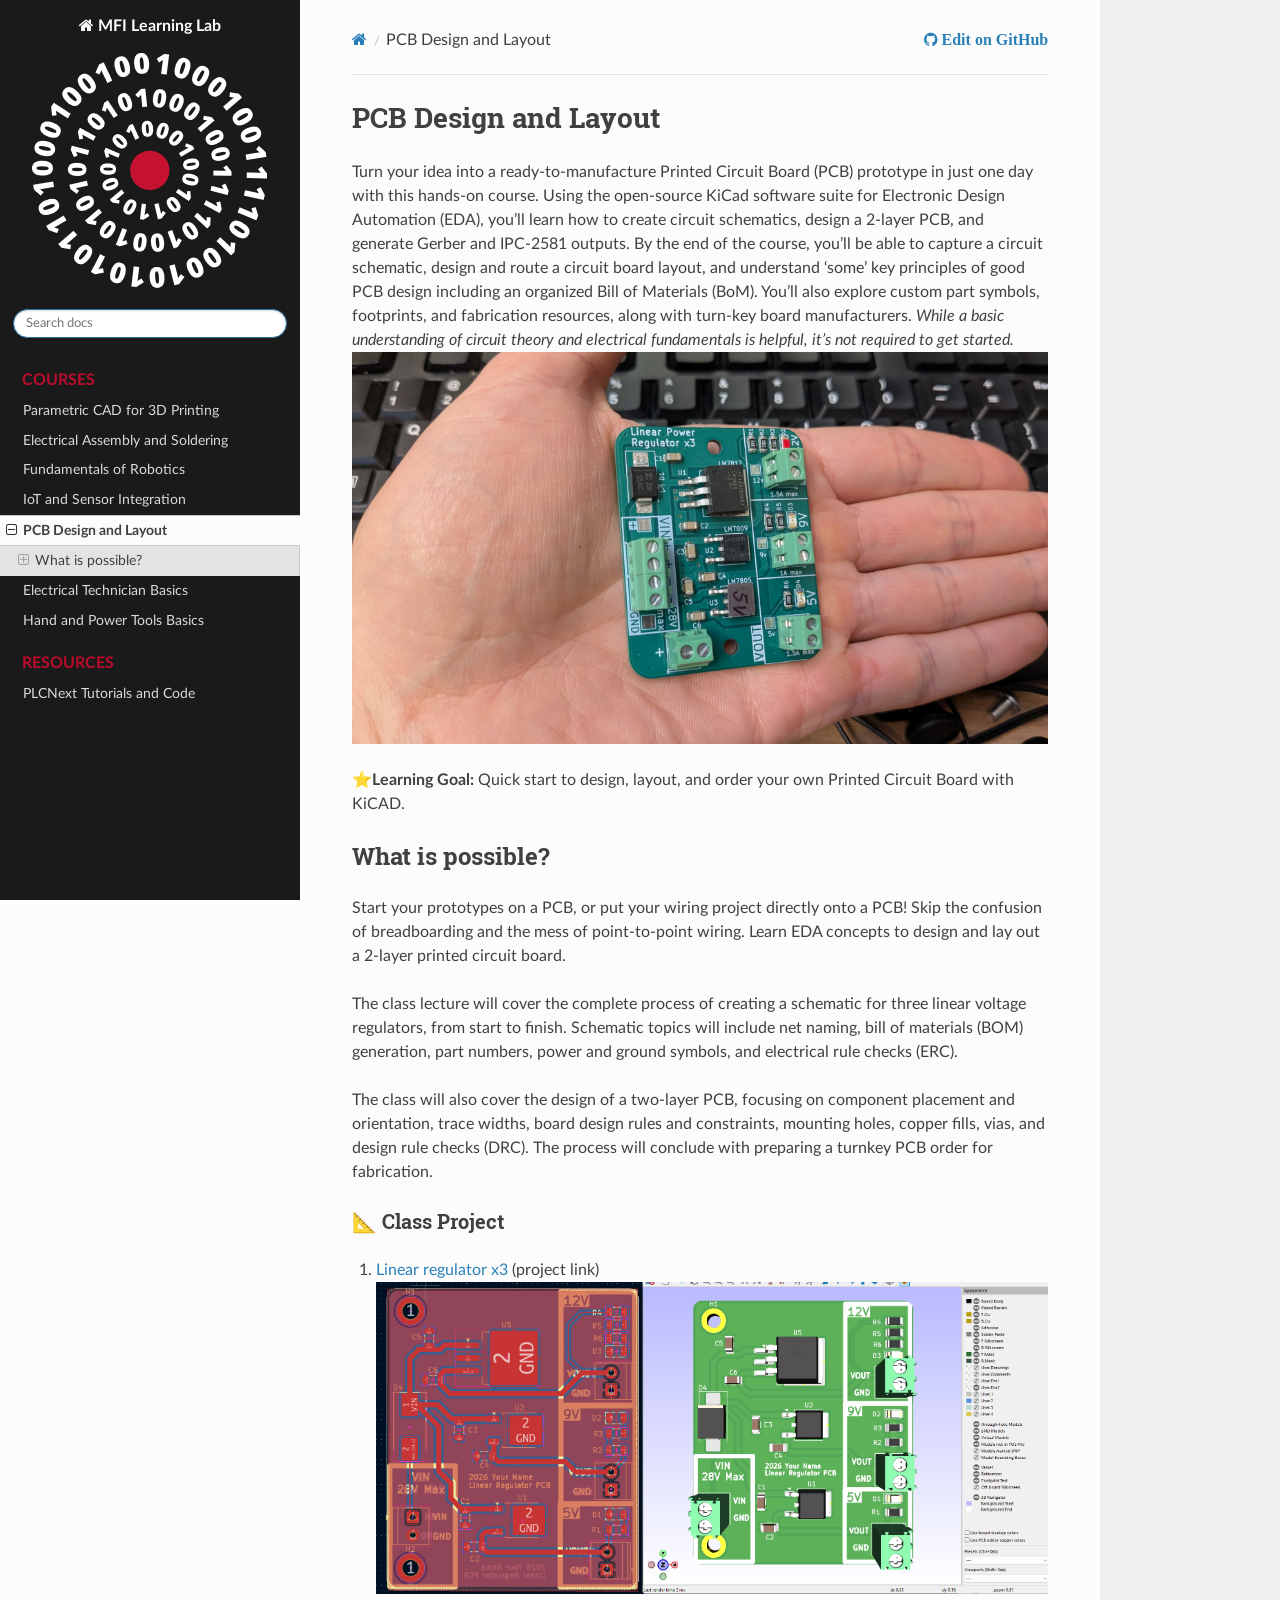
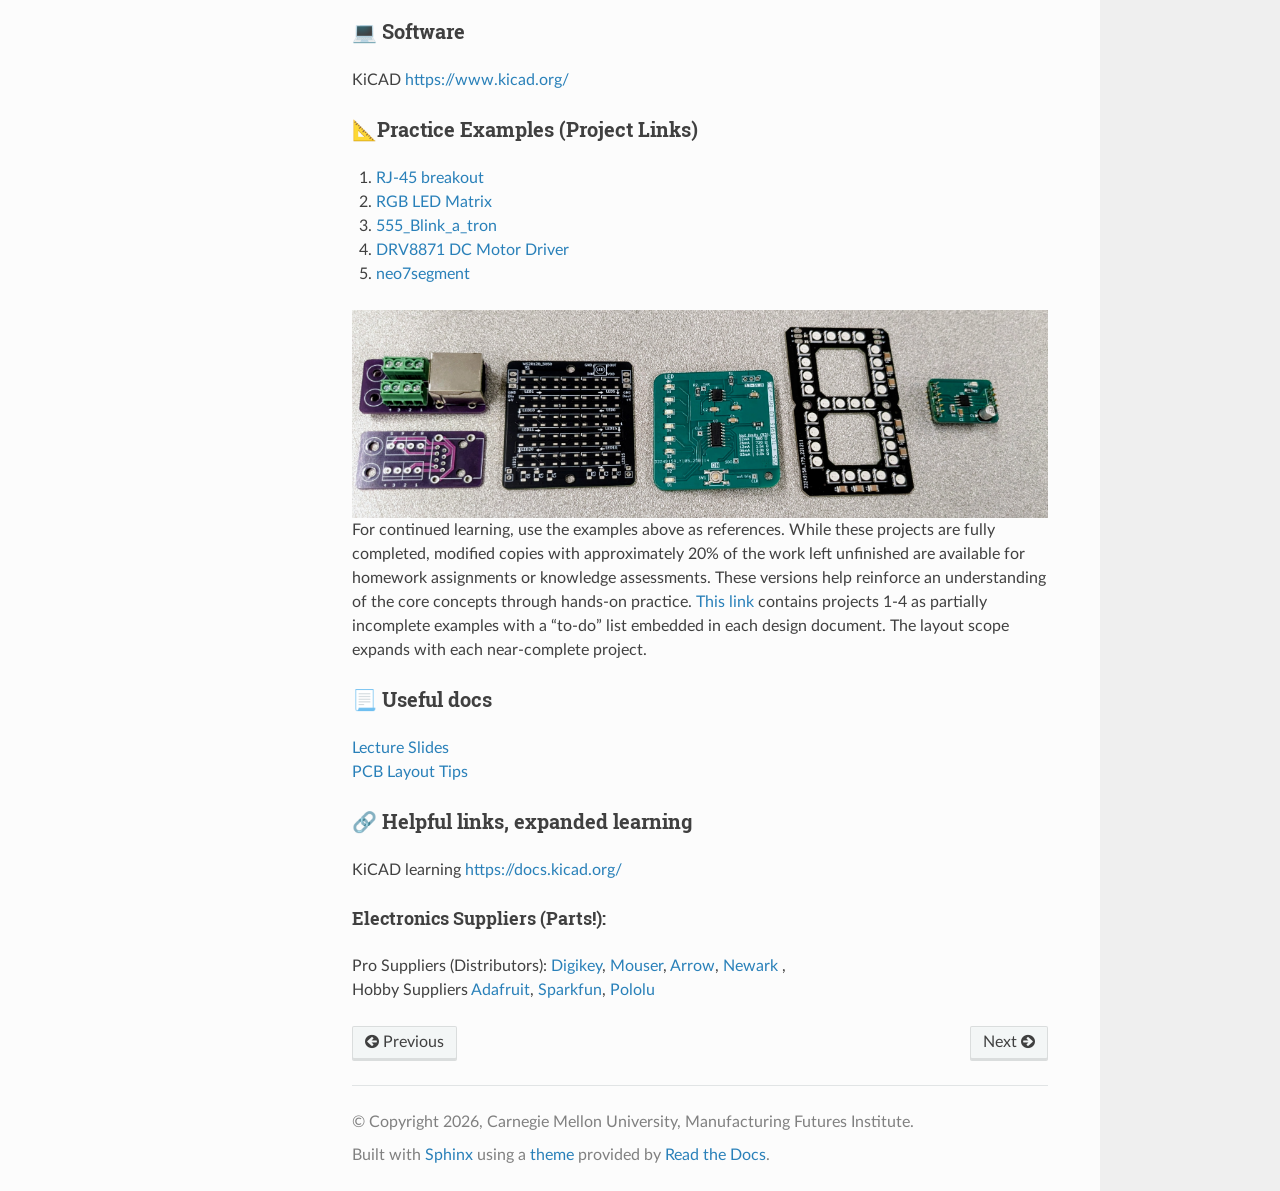
<file: courses/pcb.html>
<!DOCTYPE html>
<html class="writer-html5" lang="en" data-content_root="../">
<head>
  <meta charset="utf-8" /><meta name="viewport" content="width=device-width, initial-scale=1" />

  <meta name="viewport" content="width=device-width, initial-scale=1.0" />
  <title>PCB Design and Layout &mdash; MFI Learning Lab  documentation</title>
      <link rel="stylesheet" type="text/css" href="../_static/pygments.css?v=b86133f3" />
      <link rel="stylesheet" type="text/css" href="../_static/css/theme.css?v=9edc463e" />
      <link rel="stylesheet" type="text/css" href="../_static/copybutton.css?v=76b2166b" />
      <link rel="stylesheet" type="text/css" href="../_static/sphinx-design.min.css?v=95c83b7e" />
      <link rel="stylesheet" type="text/css" href="../_static/custom.css?v=066d2f63" />
      <link rel="stylesheet" type="text/css" href="https://cdnjs.cloudflare.com/ajax/libs/font-awesome/5.15.1/css/all.min.css" />

  
    <link rel="shortcut icon" href="../_static/white-logo.ico"/>
      <script src="../_static/jquery.js?v=5d32c60e"></script>
      <script src="../_static/_sphinx_javascript_frameworks_compat.js?v=2cd50e6c"></script>
      <script src="../_static/documentation_options.js?v=5929fcd5"></script>
      <script src="../_static/doctools.js?v=fd6eb6e6"></script>
      <script src="../_static/sphinx_highlight.js?v=6ffebe34"></script>
      <script src="../_static/clipboard.min.js?v=a7894cd8"></script>
      <script src="../_static/copybutton.js?v=f281be69"></script>
      <script src="../_static/design-tabs.js?v=f930bc37"></script>
    <script src="../_static/js/theme.js"></script>
    <link rel="index" title="Index" href="../genindex.html" />
    <link rel="search" title="Search" href="../search.html" />
    <link rel="next" title="Electrical Technician Basics" href="electrical_technician_basics.html" />
    <link rel="prev" title="IoT and Sensor Integration" href="iot.html" /> 
</head>

<body class="wy-body-for-nav"> 
  <div class="wy-grid-for-nav">
    <nav data-toggle="wy-nav-shift" class="wy-nav-side">
      <div class="wy-side-scroll">
        <div class="wy-side-nav-search" >

          
          
          <a href="../index.html" class="icon icon-home">
            MFI Learning Lab
              <img src="../_static/white-logo.png" class="logo" alt="Logo"/>
          </a>
<div role="search">
  <form id="rtd-search-form" class="wy-form" action="../search.html" method="get">
    <input type="text" name="q" placeholder="Search docs" aria-label="Search docs" />
    <input type="hidden" name="check_keywords" value="yes" />
    <input type="hidden" name="area" value="default" />
  </form>
</div>
        </div><div class="wy-menu wy-menu-vertical" data-spy="affix" role="navigation" aria-label="Navigation menu">
              <p class="caption" role="heading"><span class="caption-text">Courses</span></p>
<ul class="current">
<li class="toctree-l1"><a class="reference internal" href="cad_for_3dp.html">Parametric CAD for 3D Printing</a></li>
<li class="toctree-l1"><a class="reference internal" href="electrical_assembly.html">Electrical Assembly and Soldering</a></li>
<li class="toctree-l1"><a class="reference internal" href="fund_robotics.html">Fundamentals of Robotics</a></li>
<li class="toctree-l1"><a class="reference internal" href="iot.html">IoT and Sensor Integration</a></li>
<li class="toctree-l1 current"><a class="current reference internal" href="#">PCB Design and Layout</a><ul>
<li class="toctree-l2"><a class="reference internal" href="#what-is-possible">What is possible?</a><ul>
<li class="toctree-l3"><a class="reference internal" href="#class-project">📐 Class Project</a></li>
<li class="toctree-l3"><a class="reference internal" href="#software">💻 Software</a></li>
<li class="toctree-l3"><a class="reference internal" href="#practice-examples-project-links">📐Practice Examples (Project Links)</a></li>
<li class="toctree-l3"><a class="reference internal" href="#useful-docs">📃 Useful docs</a></li>
<li class="toctree-l3"><a class="reference internal" href="#helpful-links-expanded-learning">🔗 Helpful links, expanded learning</a><ul>
<li class="toctree-l4"><a class="reference internal" href="#electronics-suppliers-parts">Electronics Suppliers (Parts!):</a></li>
</ul>
</li>
</ul>
</li>
</ul>
</li>
<li class="toctree-l1"><a class="reference internal" href="electrical_technician_basics.html">Electrical Technician Basics</a></li>
<li class="toctree-l1"><a class="reference internal" href="hand_power_tools_basics.html">Hand and Power Tools Basics</a></li>
</ul>
<p class="caption" role="heading"><span class="caption-text">Resources</span></p>
<ul>
<li class="toctree-l1"><a class="reference internal" href="../resources/plcnext.html">PLCNext Tutorials and Code</a></li>
</ul>

        </div>
      </div>
    </nav>

    <section data-toggle="wy-nav-shift" class="wy-nav-content-wrap"><nav class="wy-nav-top" aria-label="Mobile navigation menu" >
          <i data-toggle="wy-nav-top" class="fa fa-bars"></i>
          <a href="../index.html">MFI Learning Lab</a>
      </nav>

      <div class="wy-nav-content">
        <div class="rst-content">
          <div role="navigation" aria-label="Page navigation">
  <ul class="wy-breadcrumbs">
      <li><a href="../index.html" class="icon icon-home" aria-label="Home"></a></li>
      <li class="breadcrumb-item active">PCB Design and Layout</li>
      <li class="wy-breadcrumbs-aside">
              <a href="https://github.com/cmu-mfi/learninglab/blob/master/doc/courses/pcb.md" class="fa fa-github"> Edit on GitHub</a>
      </li>
  </ul>
  <hr/>
</div>
          <div role="main" class="document" itemscope="itemscope" itemtype="http://schema.org/Article">
           <div itemprop="articleBody">
             
  <section id="pcb-design-and-layout">
<h1>PCB Design and Layout<a class="headerlink" href="#pcb-design-and-layout" title="Link to this heading"></a></h1>
<p>Turn your idea into a ready-to-manufacture Printed Circuit Board (PCB) prototype in just one day with this hands-on course. Using the open-source KiCad software suite for Electronic Design Automation (EDA), you’ll learn how to create circuit schematics, design a 2-layer PCB, and generate Gerber and IPC-2581 outputs. By the end of the course, you’ll be able to capture a circuit schematic, design and route a circuit board layout, and understand ‘some’ key principles of good PCB design including an organized Bill of Materials (BoM). You’ll also explore custom part symbols, footprints, and fabrication resources, along with turn-key board manufacturers. <em>While a basic understanding of circuit theory and electrical fundamentals is helpful, it’s not required to get started.</em>
<img alt="PCBirl" src="../_images/linear_regulator_pic.jpg" /></p>
<p><strong>⭐Learning Goal:</strong> Quick start to design, layout, and order your own Printed Circuit Board with KiCAD.</p>
<section id="what-is-possible">
<h2>What is possible?<a class="headerlink" href="#what-is-possible" title="Link to this heading"></a></h2>
<p>Start your prototypes on a PCB, or put your wiring project directly onto a PCB! Skip the confusion of breadboarding and the mess of point-to-point wiring. Learn EDA concepts to design and lay out a 2-layer printed circuit board.</p>
<p>The class lecture will cover the complete process of creating a schematic for three linear voltage regulators, from start to finish. Schematic topics will include net naming, bill of materials (BOM) generation, part numbers, power and ground symbols, and electrical rule checks (ERC).</p>
<p>The class will also cover the design of a two-layer PCB, focusing on component placement and orientation, trace widths, board design rules and constraints, mounting holes, copper fills, vias, and design rule checks (DRC). The process will conclude with preparing a turnkey PCB order for fabrication.</p>
<section id="class-project">
<h3>📐 Class Project<a class="headerlink" href="#class-project" title="Link to this heading"></a></h3>
<ol class="arabic simple">
<li><p><a class="reference external" href="https://github.com/retrobuiltRyan/Linear-Regulator-Practice-PCB">Linear regulator x3</a> (project link)<br>
<img alt="kicadproject" src="../_images/linear_regulator_pcb_and_render.png" /></p></li>
</ol>
</section>
<section id="software">
<h3>💻 Software<a class="headerlink" href="#software" title="Link to this heading"></a></h3>
<p>KiCAD <a class="reference external" href="https://www.kicad.org/">https://www.kicad.org/</a></p>
</section>
<section id="practice-examples-project-links">
<h3>📐Practice Examples (Project Links)<a class="headerlink" href="#practice-examples-project-links" title="Link to this heading"></a></h3>
<ol class="arabic simple">
<li><p><a class="reference external" href="https://github.com/retrobuiltRyan/RJ-45-breakout">RJ-45 breakout</a> <br></p></li>
<li><p><a class="reference external" href="https://github.com/retrobuiltRyan/5x5_RGBLED-Matrix">RGB LED Matrix</a> <br></p></li>
<li><p><a class="reference external" href="https://github.com/retrobuiltRyan/555_Blink-a-Tron">555_Blink_a_tron</a> <br></p></li>
<li><p><a class="reference external" href="https://github.com/retrobuiltRyan/DRV8871_motor_driver">DRV8871 DC Motor Driver</a> <br></p></li>
<li><p><a class="reference external" href="https://github.com/retrobuiltRyan/Neo7Segment-Design-Files">neo7segment</a> <br></p></li>
</ol>
<p><img alt="design examples" src="../_images/pcb_design_projects.jpg" />
For continued learning, use the examples above as references. While these projects are fully completed, modified copies with approximately 20% of the work left unfinished are available for homework assignments or knowledge assessments. These versions help reinforce an understanding of the core concepts through hands-on practice. <a class="reference external" href="https://github.com/retrobuiltRyan/SMD_Slides/blob/main/PCB%20Teaching%20examples%20BACKUP.zip">This link</a> contains projects 1-4 as partially incomplete examples with a “to-do” list embedded in each design document.  The layout scope expands with each near-complete project.</p>
</section>
<section id="useful-docs">
<h3>📃 Useful docs<a class="headerlink" href="#useful-docs" title="Link to this heading"></a></h3>
<p><a class="reference download internal" download="" href="../_downloads/fdd16ff610f2dcb308cd210abfc222de/pcb_design_and_layout_kicad_aug2025.pdf"><span class="xref download myst">Lecture Slides</span></a> <br>
<a class="reference download internal" download="" href="../_downloads/864009fae8a097843a2b62bcea89c30b/pcb_design_tips.pdf"><span class="xref download myst">PCB Layout Tips</span></a></p>
</section>
<section id="helpful-links-expanded-learning">
<h3>🔗 Helpful links, expanded learning<a class="headerlink" href="#helpful-links-expanded-learning" title="Link to this heading"></a></h3>
<p>KiCAD learning <a class="reference external" href="https://docs.kicad.org/">https://docs.kicad.org/</a></p>
<section id="electronics-suppliers-parts">
<h4>Electronics Suppliers (Parts!):<a class="headerlink" href="#electronics-suppliers-parts" title="Link to this heading"></a></h4>
<p>Pro Suppliers (Distributors): <a class="reference external" href="http://Digikey.com">Digikey</a>, <a class="reference external" href="http://mouser.com">Mouser</a>, <a class="reference external" href="http://Arrow.com">Arrow</a>, <a class="reference external" href="http://Newark.com">Newark</a> , <br>
Hobby Suppliers <a class="reference external" href="http://Adafruit.com">Adafruit</a>, <a class="reference external" href="http://Sparkfun.com">Sparkfun</a>, <a class="reference external" href="http://Pololu.com">Pololu</a> <br></p>
</section>
</section>
</section>
</section>


           </div>
          </div>
          <footer><div class="rst-footer-buttons" role="navigation" aria-label="Footer">
        <a href="iot.html" class="btn btn-neutral float-left" title="IoT and Sensor Integration" accesskey="p" rel="prev"><span class="fa fa-arrow-circle-left" aria-hidden="true"></span> Previous</a>
        <a href="electrical_technician_basics.html" class="btn btn-neutral float-right" title="Electrical Technician Basics" accesskey="n" rel="next">Next <span class="fa fa-arrow-circle-right" aria-hidden="true"></span></a>
    </div>

  <hr/>

  <div role="contentinfo">
    <p>&#169; Copyright 2026, Carnegie Mellon University, Manufacturing Futures Institute.</p>
  </div>

  Built with <a href="https://www.sphinx-doc.org/">Sphinx</a> using a
    <a href="https://github.com/readthedocs/sphinx_rtd_theme">theme</a>
    provided by <a href="https://readthedocs.org">Read the Docs</a>.
   

</footer>
        </div>
      </div>
    </section>
  </div>
  <script>
      jQuery(function () {
          SphinxRtdTheme.Navigation.enable(true);
      });
  </script> 

</body>
</html>
</file>
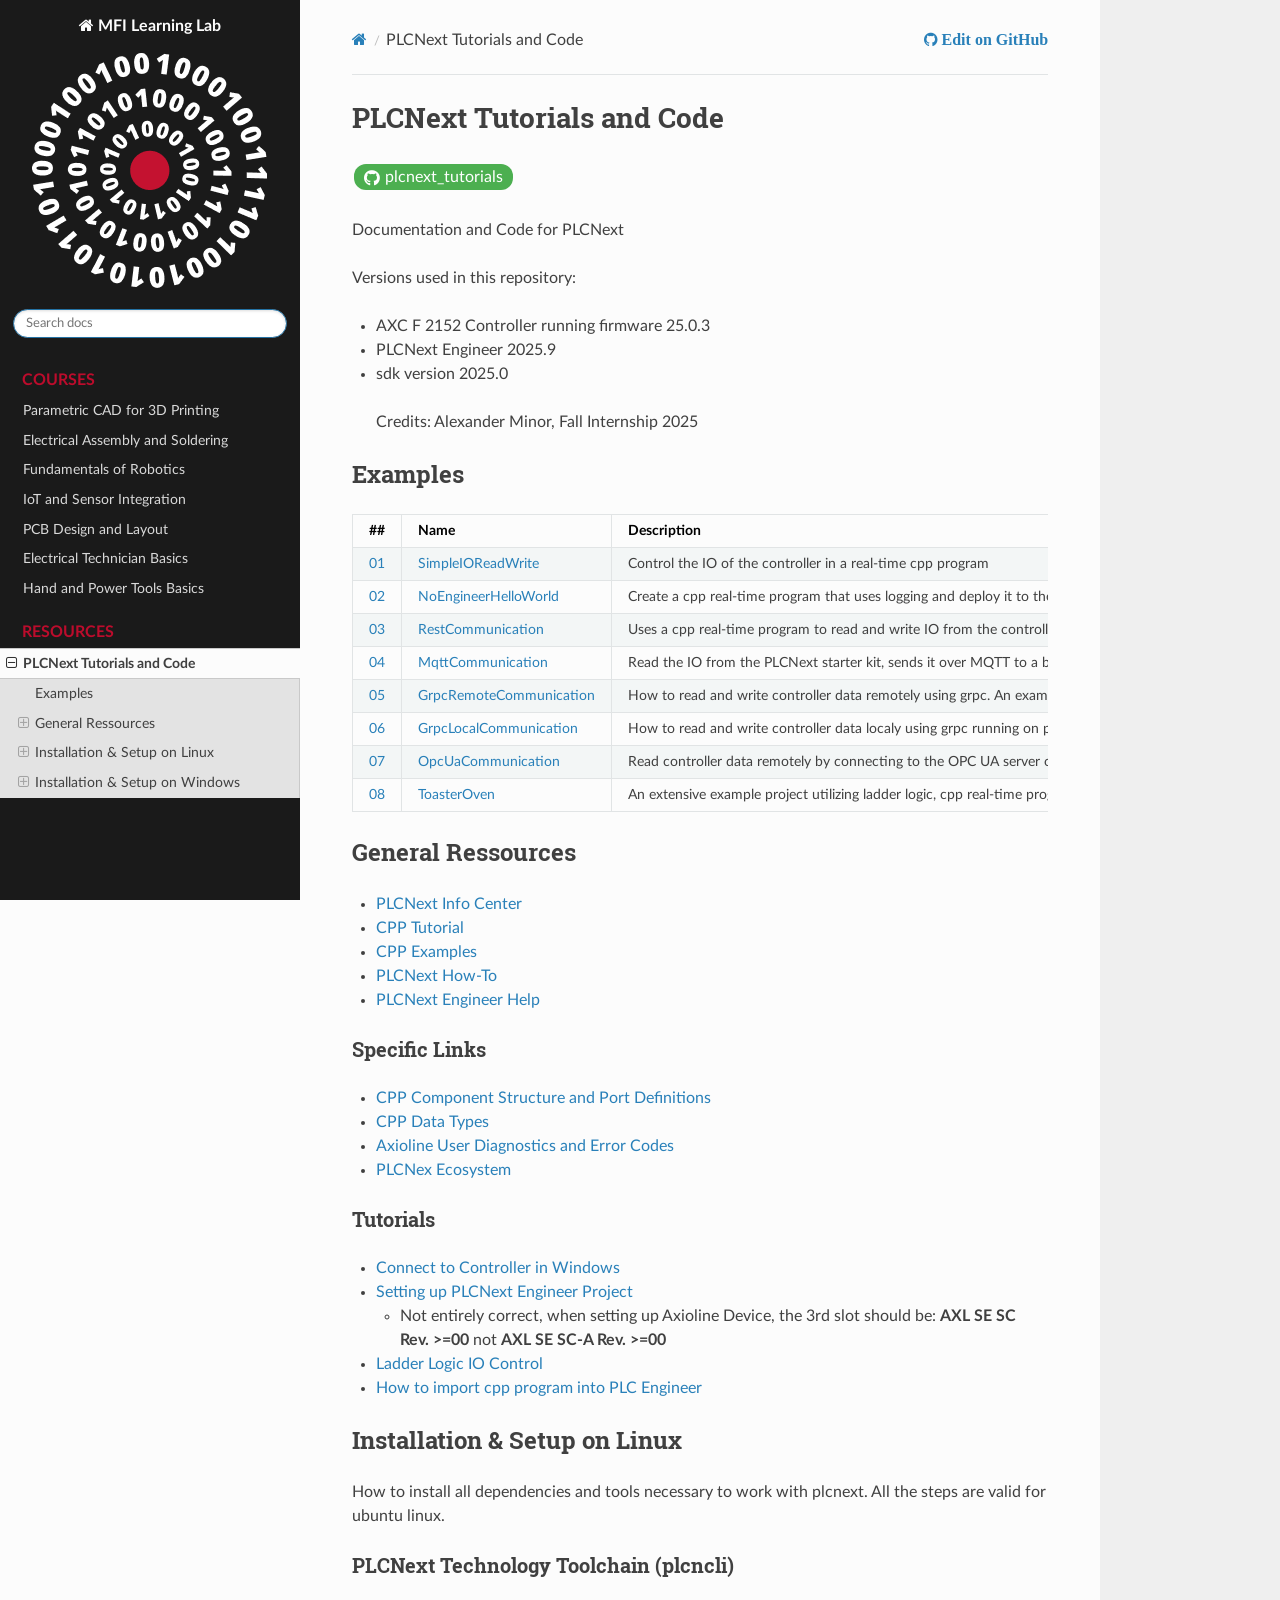
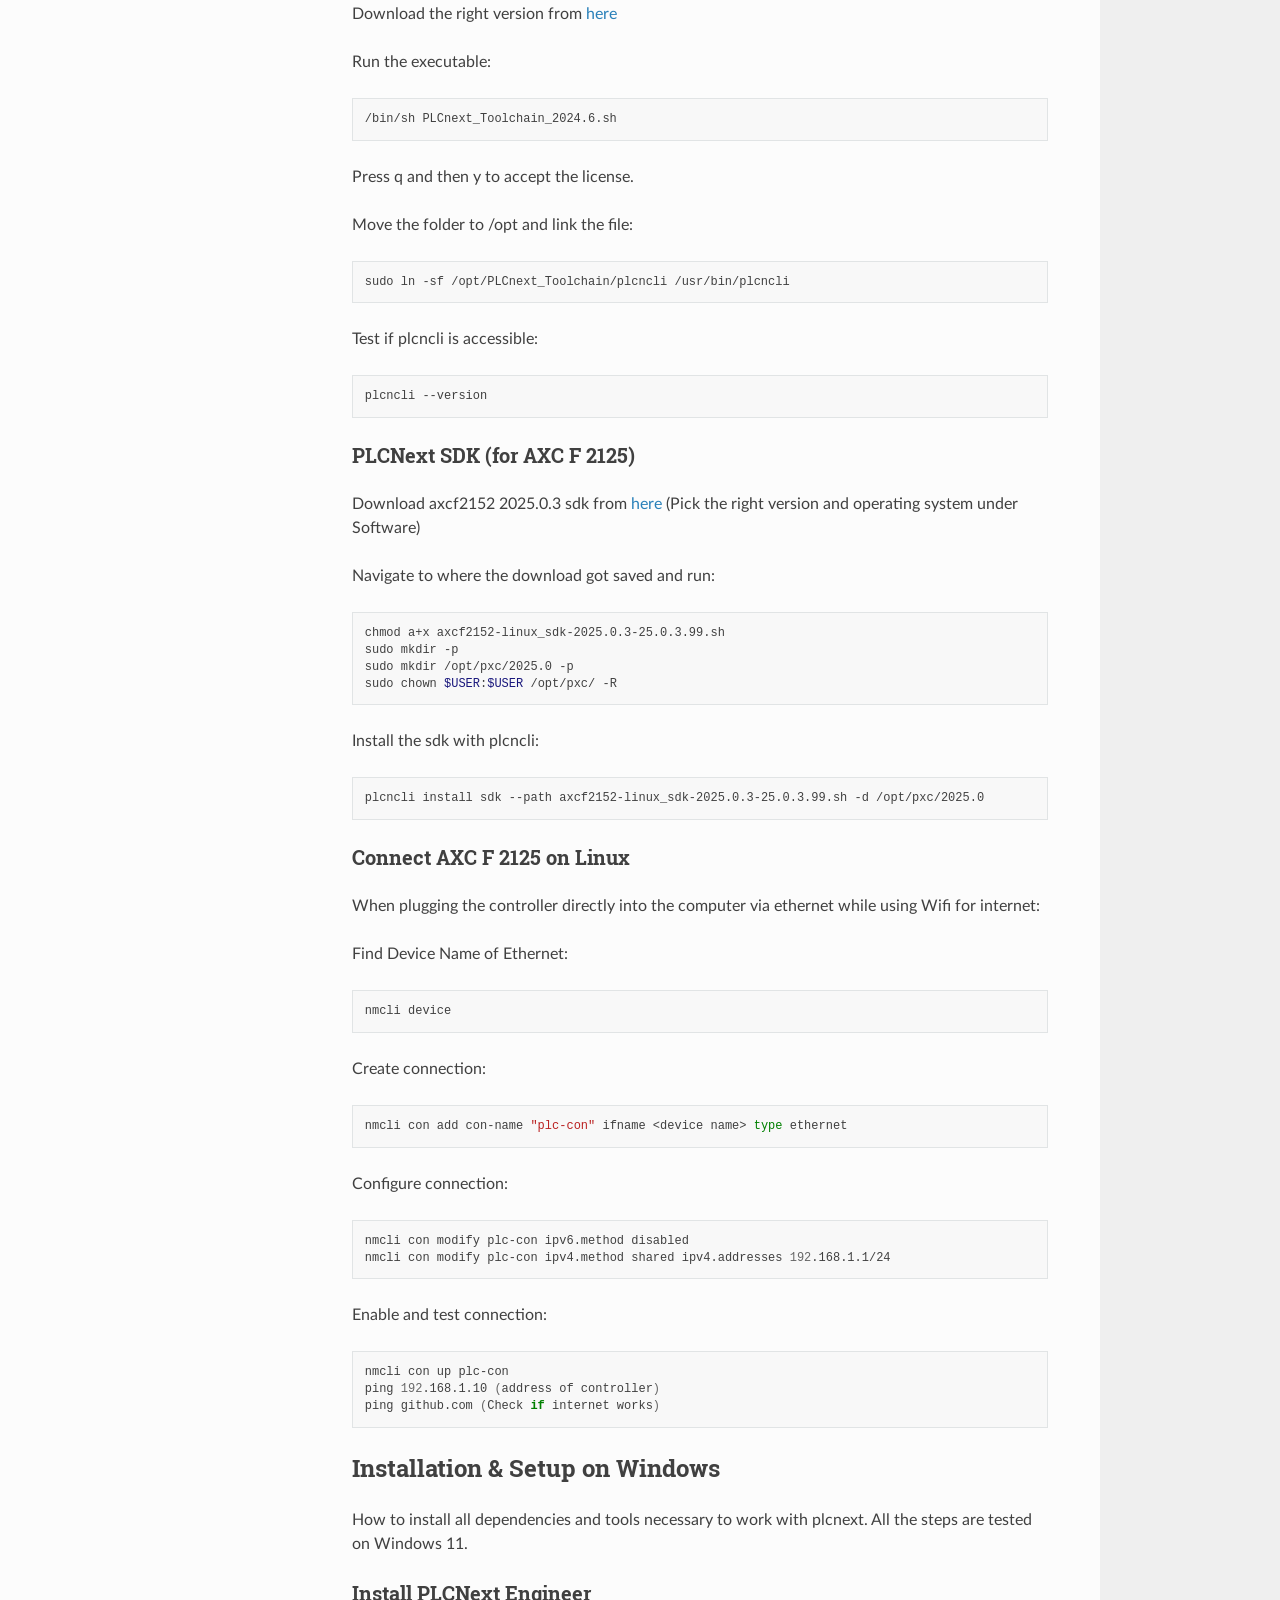
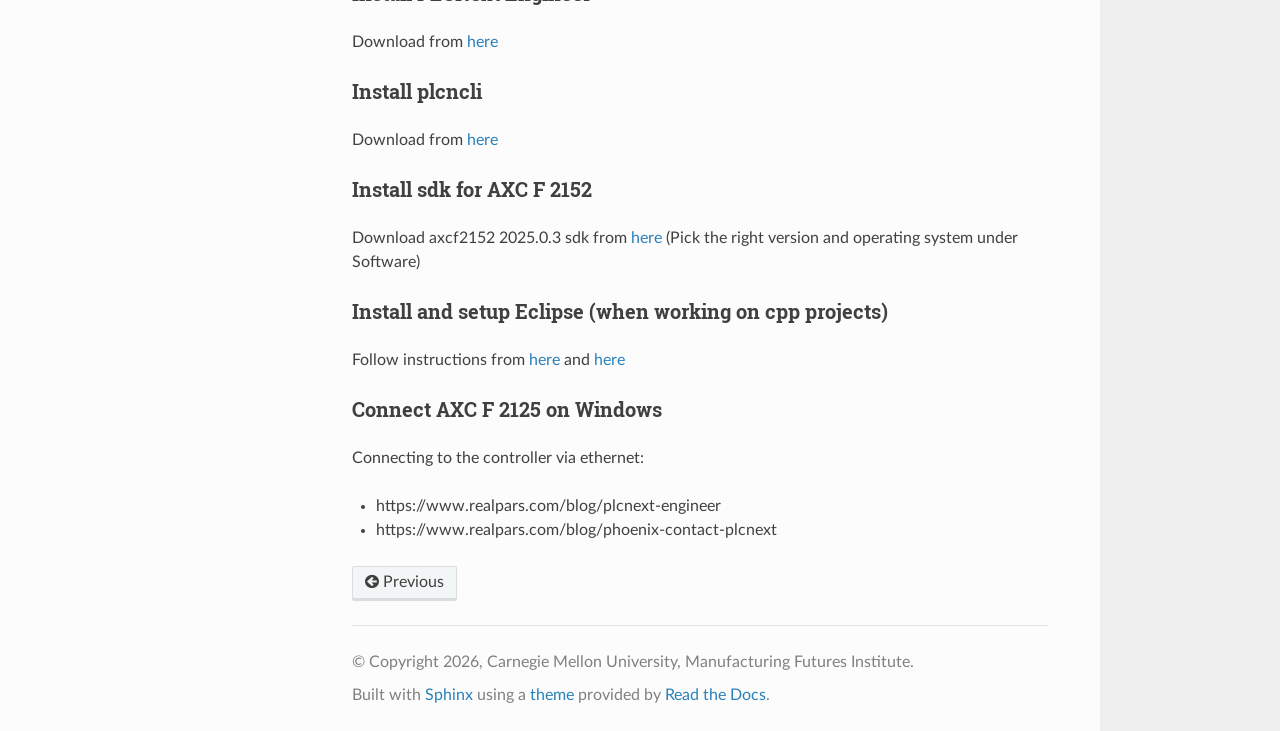
<file: resources/plcnext.html>
<!DOCTYPE html>
<html class="writer-html5" lang="en" data-content_root="../">
<head>
  <meta charset="utf-8" /><meta name="viewport" content="width=device-width, initial-scale=1" />

  <meta name="viewport" content="width=device-width, initial-scale=1.0" />
  <title>PLCNext Tutorials and Code &mdash; MFI Learning Lab  documentation</title>
      <link rel="stylesheet" type="text/css" href="../_static/pygments.css?v=b86133f3" />
      <link rel="stylesheet" type="text/css" href="../_static/css/theme.css?v=9edc463e" />
      <link rel="stylesheet" type="text/css" href="../_static/copybutton.css?v=76b2166b" />
      <link rel="stylesheet" type="text/css" href="../_static/sphinx-design.min.css?v=95c83b7e" />
      <link rel="stylesheet" type="text/css" href="../_static/custom.css?v=066d2f63" />
      <link rel="stylesheet" type="text/css" href="https://cdnjs.cloudflare.com/ajax/libs/font-awesome/5.15.1/css/all.min.css" />

  
    <link rel="shortcut icon" href="../_static/white-logo.ico"/>
      <script src="../_static/jquery.js?v=5d32c60e"></script>
      <script src="../_static/_sphinx_javascript_frameworks_compat.js?v=2cd50e6c"></script>
      <script src="../_static/documentation_options.js?v=5929fcd5"></script>
      <script src="../_static/doctools.js?v=fd6eb6e6"></script>
      <script src="../_static/sphinx_highlight.js?v=6ffebe34"></script>
      <script src="../_static/clipboard.min.js?v=a7894cd8"></script>
      <script src="../_static/copybutton.js?v=f281be69"></script>
      <script src="../_static/design-tabs.js?v=f930bc37"></script>
    <script src="../_static/js/theme.js"></script>
    <link rel="index" title="Index" href="../genindex.html" />
    <link rel="search" title="Search" href="../search.html" />
    <link rel="prev" title="Hand and Power Tools Basics" href="../courses/hand_power_tools_basics.html" /> 
</head>

<body class="wy-body-for-nav"> 
  <div class="wy-grid-for-nav">
    <nav data-toggle="wy-nav-shift" class="wy-nav-side">
      <div class="wy-side-scroll">
        <div class="wy-side-nav-search" >

          
          
          <a href="../index.html" class="icon icon-home">
            MFI Learning Lab
              <img src="../_static/white-logo.png" class="logo" alt="Logo"/>
          </a>
<div role="search">
  <form id="rtd-search-form" class="wy-form" action="../search.html" method="get">
    <input type="text" name="q" placeholder="Search docs" aria-label="Search docs" />
    <input type="hidden" name="check_keywords" value="yes" />
    <input type="hidden" name="area" value="default" />
  </form>
</div>
        </div><div class="wy-menu wy-menu-vertical" data-spy="affix" role="navigation" aria-label="Navigation menu">
              <p class="caption" role="heading"><span class="caption-text">Courses</span></p>
<ul>
<li class="toctree-l1"><a class="reference internal" href="../courses/cad_for_3dp.html">Parametric CAD for 3D Printing</a></li>
<li class="toctree-l1"><a class="reference internal" href="../courses/electrical_assembly.html">Electrical Assembly and Soldering</a></li>
<li class="toctree-l1"><a class="reference internal" href="../courses/fund_robotics.html">Fundamentals of Robotics</a></li>
<li class="toctree-l1"><a class="reference internal" href="../courses/iot.html">IoT and Sensor Integration</a></li>
<li class="toctree-l1"><a class="reference internal" href="../courses/pcb.html">PCB Design and Layout</a></li>
<li class="toctree-l1"><a class="reference internal" href="../courses/electrical_technician_basics.html">Electrical Technician Basics</a></li>
<li class="toctree-l1"><a class="reference internal" href="../courses/hand_power_tools_basics.html">Hand and Power Tools Basics</a></li>
</ul>
<p class="caption" role="heading"><span class="caption-text">Resources</span></p>
<ul class="current">
<li class="toctree-l1 current"><a class="current reference internal" href="#">PLCNext Tutorials and Code</a><ul>
<li class="toctree-l2"><a class="reference internal" href="#examples">Examples</a></li>
<li class="toctree-l2"><a class="reference internal" href="#general-ressources">General Ressources</a><ul>
<li class="toctree-l3"><a class="reference internal" href="#specific-links">Specific Links</a></li>
<li class="toctree-l3"><a class="reference internal" href="#tutorials">Tutorials</a></li>
</ul>
</li>
<li class="toctree-l2"><a class="reference internal" href="#installation-setup-on-linux">Installation &amp; Setup on Linux</a><ul>
<li class="toctree-l3"><a class="reference internal" href="#plcnext-technology-toolchain-plcncli">PLCNext Technology Toolchain (plcncli)</a></li>
<li class="toctree-l3"><a class="reference internal" href="#plcnext-sdk-for-axc-f-2125">PLCNext SDK (for AXC F 2125)</a></li>
<li class="toctree-l3"><a class="reference internal" href="#connect-axc-f-2125-on-linux">Connect AXC F 2125 on Linux</a></li>
</ul>
</li>
<li class="toctree-l2"><a class="reference internal" href="#installation-setup-on-windows">Installation &amp; Setup on Windows</a><ul>
<li class="toctree-l3"><a class="reference internal" href="#install-plcnext-engineer">Install PLCNext Engineer</a></li>
<li class="toctree-l3"><a class="reference internal" href="#install-plcncli">Install plcncli</a></li>
<li class="toctree-l3"><a class="reference internal" href="#install-sdk-for-axc-f-2152">Install sdk for AXC F 2152</a></li>
<li class="toctree-l3"><a class="reference internal" href="#install-and-setup-eclipse-when-working-on-cpp-projects">Install and setup Eclipse (when working on cpp projects)</a></li>
<li class="toctree-l3"><a class="reference internal" href="#connect-axc-f-2125-on-windows">Connect AXC F 2125 on Windows</a></li>
</ul>
</li>
</ul>
</li>
</ul>

        </div>
      </div>
    </nav>

    <section data-toggle="wy-nav-shift" class="wy-nav-content-wrap"><nav class="wy-nav-top" aria-label="Mobile navigation menu" >
          <i data-toggle="wy-nav-top" class="fa fa-bars"></i>
          <a href="../index.html">MFI Learning Lab</a>
      </nav>

      <div class="wy-nav-content">
        <div class="rst-content">
          <div role="navigation" aria-label="Page navigation">
  <ul class="wy-breadcrumbs">
      <li><a href="../index.html" class="icon icon-home" aria-label="Home"></a></li>
      <li class="breadcrumb-item active">PLCNext Tutorials and Code</li>
      <li class="wy-breadcrumbs-aside">
              <a href="https://github.com/cmu-mfi/learninglab/blob/master/doc/resources/plcnext.md" class="fa fa-github"> Edit on GitHub</a>
      </li>
  </ul>
  <hr/>
</div>
          <div role="main" class="document" itemscope="itemscope" itemtype="http://schema.org/Article">
           <div itemprop="articleBody">
             
  <section id="plcnext-tutorials-and-code">
<h1>PLCNext Tutorials and Code<a class="headerlink" href="#plcnext-tutorials-and-code" title="Link to this heading"></a></h1>
<p><a href="https://github.com/cmu-mfi/plcnext_tutorials/" class="inline-button"><i class="fab fa-github"></i>plcnext_tutorials</a></p>
<p>Documentation and Code for PLCNext</p>
<p>Versions used in this repository:</p>
<ul class="simple">
<li><p>AXC F 2152 Controller running firmware 25.0.3</p></li>
<li><p>PLCNext Engineer 2025.9</p></li>
<li><p>sdk version 2025.0</p></li>
</ul>
<blockquote>
<div><p>Credits: Alexander Minor, Fall Internship 2025</p>
</div></blockquote>
<section id="examples">
<h2>Examples<a class="headerlink" href="#examples" title="Link to this heading"></a></h2>
<table class="docutils align-default">
<thead>
<tr class="row-odd"><th class="head"><p>##</p></th>
<th class="head"><p>Name</p></th>
<th class="head"><p>Description</p></th>
</tr>
</thead>
<tbody>
<tr class="row-even"><td><p><a class="reference external" href="https://github.com/cmu-mfi/plcnext_tutorials/tree/main/SimpleIOReadWrite/README.md">01</a></p></td>
<td><p><a class="reference external" href="https://github.com/cmu-mfi/plcnext_tutorials/tree/main/SimpleIOReadWrite/README.md">SimpleIOReadWrite</a></p></td>
<td><p>Control the IO of the controller in a real-time cpp program</p></td>
</tr>
<tr class="row-odd"><td><p><a class="reference external" href="https://github.com/cmu-mfi/plcnext_tutorials/tree/main/NoEngineerHelloWorld/README.md">02</a></p></td>
<td><p><a class="reference external" href="https://github.com/cmu-mfi/plcnext_tutorials/tree/main/NoEngineerHelloWorld/README.md">NoEngineerHelloWorld</a></p></td>
<td><p>Create a cpp real-time program that uses logging and deploy it to the controller withouth using PLCNext Engineer</p></td>
</tr>
<tr class="row-even"><td><p><a class="reference external" href="https://github.com/cmu-mfi/plcnext_tutorials/tree/main/RestCommunication/README.md">03</a></p></td>
<td><p><a class="reference external" href="https://github.com/cmu-mfi/plcnext_tutorials/tree/main/RestCommunication/README.md">RestCommunication</a></p></td>
<td><p>Uses a cpp real-time program to read and write IO from the controller and also makes it available to the rest interface, through which it also receives commands to set the output.</p></td>
</tr>
<tr class="row-odd"><td><p><a class="reference external" href="https://github.com/cmu-mfi/plcnext_tutorials/tree/main/MqttCommunication/README.md">04</a></p></td>
<td><p><a class="reference external" href="https://github.com/cmu-mfi/plcnext_tutorials/tree/main/MqttCommunication/README.md">MqttCommunication</a></p></td>
<td><p>Read the IO from the PLCNext starter kit, sends it over MQTT to a broker using the IIot Library by PlcNext.</p></td>
</tr>
<tr class="row-even"><td><p><a class="reference external" href="https://github.com/cmu-mfi/plcnext_tutorials/tree/main/GrpcRemoteCommunication/README.md">05</a></p></td>
<td><p><a class="reference external" href="https://github.com/cmu-mfi/plcnext_tutorials/tree/main/GrpcRemoteCommunication/README.md">GrpcRemoteCommunication</a></p></td>
<td><p>How to read and write controller data remotely using grpc. An example using the command-line tool grpcurl and python is provided.</p></td>
</tr>
<tr class="row-odd"><td><p><a class="reference external" href="https://github.com/cmu-mfi/plcnext_tutorials/tree/main/GrpcLocalCommunication/README.md">06</a></p></td>
<td><p><a class="reference external" href="https://github.com/cmu-mfi/plcnext_tutorials/tree/main/GrpcLocalCommunication/README.md">GrpcLocalCommunication</a></p></td>
<td><p>How to read and write controller data localy using grpc running on python on the controller itself. Employs a podman container to use python.</p></td>
</tr>
<tr class="row-even"><td><p><a class="reference external" href="https://github.com/cmu-mfi/plcnext_tutorials/tree/main/OpcUaCommunication/README.md">07</a></p></td>
<td><p><a class="reference external" href="https://github.com/cmu-mfi/plcnext_tutorials/tree/main/OpcUaCommunication/README.md">OpcUaCommunication</a></p></td>
<td><p>Read controller data remotely by connecting to the OPC UA server of the controller. An example using the program UaExpert is provided.</p></td>
</tr>
<tr class="row-odd"><td><p><a class="reference external" href="https://github.com/cmu-mfi/plcnext_tutorials/tree/main/ToasterOven/README.md">08</a></p></td>
<td><p><a class="reference external" href="https://github.com/cmu-mfi/plcnext_tutorials/tree/main/OpcUaCommunication/README.md">ToasterOven</a></p></td>
<td><p>An extensive example project utilizing ladder logic, cpp real-time programs, the rest interface, and remote grpc.</p></td>
</tr>
</tbody>
</table>
</section>
<section id="general-ressources">
<h2>General Ressources<a class="headerlink" href="#general-ressources" title="Link to this heading"></a></h2>
<ul class="simple">
<li><p><a class="reference external" href="https://www.plcnext-community.net/infocenter/about/home/">PLCNext Info Center</a></p></li>
<li><p><a class="reference external" href="https://www.plcnext-runtime.com/ch00-00-introduction.html">CPP Tutorial</a></p></li>
<li><p><a class="reference external" href="https://github.com/PLCnext/CppExamples">CPP Examples</a></p></li>
<li><p><a class="reference external" href="https://github.com/savushkin-r-d/PLCnext-howto/tree/master">PLCNext How-To</a></p></li>
<li><p><a class="reference external" href="https://engineer.plcnext.help/2025.0_en/_index.htm?iframe=https://engineer.plcnext.help/2025.0_de/LoggingMonitoring.htm">PLCNext Engineer Help</a></p></li>
</ul>
<section id="specific-links">
<h3>Specific Links<a class="headerlink" href="#specific-links" title="Link to this heading"></a></h3>
<ul class="simple">
<li><p><a class="reference external" href="https://www.plcnext-community.net/infocenter/programming/cplusplus/icomponent_and_iprogram/">CPP Component Structure and Port Definitions</a></p></li>
<li><p><a class="reference external" href="https://www.plcnext-community.net/infocenter/programming/supported_elementary_data_types/">CPP Data Types</a></p></li>
<li><p><a class="reference external" href="https://www.plcnext-community.net/robohelp/infocenter/assets/docs/um_en_axl_f_sys_diag_8663_en_08.pdf">Axioline User Diagnostics and Error Codes</a></p></li>
<li><p><a class="reference external" href="https://www.rs-online.com/designspark/a-practical-introduction-to-plcnext-part-1-the-ecosystem">PLCNex Ecosystem</a></p></li>
</ul>
</section>
<section id="tutorials">
<h3>Tutorials<a class="headerlink" href="#tutorials" title="Link to this heading"></a></h3>
<ul class="simple">
<li><p><a class="reference external" href="https://www.realpars.com/blog/plcnext-engineer">Connect to Controller in Windows</a></p></li>
<li><p><a class="reference external" href="https://www.realpars.com/blog/phoenix-contact-plcnext">Setting up PLCNext Engineer Project</a></p>
<ul>
<li><p>Not entirely correct, when setting up Axioline Device, the 3rd slot should be: <strong>AXL SE SC Rev. &gt;=00</strong> not <strong>AXL SE SC-A Rev. &gt;=00</strong></p></li>
</ul>
</li>
<li><p><a class="reference external" href="https://www.realpars.com/blog/plcnext-ladder-logic">Ladder Logic IO Control</a></p></li>
<li><p><a class="reference external" href="https://www.youtube.com/watch?v=IUGSZzuzm-c">How to import cpp program into PLC Engineer</a></p></li>
</ul>
</section>
</section>
<section id="installation-setup-on-linux">
<h2>Installation &amp; Setup on Linux<a class="headerlink" href="#installation-setup-on-linux" title="Link to this heading"></a></h2>
<p>How to install all dependencies and tools necessary to work with plcnext. All the steps are valid for ubuntu linux.</p>
<section id="plcnext-technology-toolchain-plcncli">
<h3>PLCNext Technology Toolchain (plcncli)<a class="headerlink" href="#plcnext-technology-toolchain-plcncli" title="Link to this heading"></a></h3>
<p>Download the right version from <a class="reference external" href="https://www.phoenixcontact.com/en-us/products/software-package-plcnext-technology-toolchain-1639782">here</a></p>
<p>Run the executable:</p>
<div class="highlight-sh notranslate"><div class="highlight"><pre><span></span>/bin/sh<span class="w"> </span>PLCnext_Toolchain_2024.6.sh
</pre></div>
</div>
<p>Press q and then y to accept the license.</p>
<p>Move the folder to /opt and link the file:</p>
<div class="highlight-sh notranslate"><div class="highlight"><pre><span></span>sudo<span class="w"> </span>ln<span class="w"> </span>-sf<span class="w"> </span>/opt/PLCnext_Toolchain/plcncli<span class="w"> </span>/usr/bin/plcncli
</pre></div>
</div>
<p>Test if plcncli is accessible:</p>
<div class="highlight-sh notranslate"><div class="highlight"><pre><span></span>plcncli<span class="w"> </span>--version
</pre></div>
</div>
</section>
<section id="plcnext-sdk-for-axc-f-2125">
<h3>PLCNext SDK (for AXC F 2125)<a class="headerlink" href="#plcnext-sdk-for-axc-f-2125" title="Link to this heading"></a></h3>
<p>Download axcf2152 2025.0.3 sdk from <a class="reference external" href="https://www.phoenixcontact.com/en-us/products/controller-axc-f-2152-2404267">here</a> (Pick the right version and operating system under Software)</p>
<p>Navigate to where the download got saved and run:</p>
<div class="highlight-sh notranslate"><div class="highlight"><pre><span></span>chmod<span class="w"> </span>a+x<span class="w"> </span>axcf2152-linux_sdk-2025.0.3-25.0.3.99.sh
sudo<span class="w"> </span>mkdir<span class="w"> </span>-p<span class="w"> </span>
sudo<span class="w"> </span>mkdir<span class="w"> </span>/opt/pxc/2025.0<span class="w"> </span>-p
sudo<span class="w"> </span>chown<span class="w"> </span><span class="nv">$USER</span>:<span class="nv">$USER</span><span class="w"> </span>/opt/pxc/<span class="w"> </span>-R
</pre></div>
</div>
<p>Install the sdk with plcncli:</p>
<div class="highlight-sh notranslate"><div class="highlight"><pre><span></span>plcncli<span class="w"> </span>install<span class="w"> </span>sdk<span class="w"> </span>--path<span class="w"> </span>axcf2152-linux_sdk-2025.0.3-25.0.3.99.sh<span class="w"> </span>-d<span class="w"> </span>/opt/pxc/2025.0
</pre></div>
</div>
</section>
<section id="connect-axc-f-2125-on-linux">
<h3>Connect AXC F 2125 on Linux<a class="headerlink" href="#connect-axc-f-2125-on-linux" title="Link to this heading"></a></h3>
<p>When plugging the controller directly into the computer via ethernet while using Wifi for internet:</p>
<p>Find Device Name of Ethernet:</p>
<div class="highlight-sh notranslate"><div class="highlight"><pre><span></span>nmcli<span class="w"> </span>device
</pre></div>
</div>
<p>Create connection:</p>
<div class="highlight-sh notranslate"><div class="highlight"><pre><span></span>nmcli<span class="w"> </span>con<span class="w"> </span>add<span class="w"> </span>con-name<span class="w"> </span><span class="s2">"plc-con"</span><span class="w"> </span>ifname<span class="w"> </span>&lt;device<span class="w"> </span>name&gt;<span class="w"> </span><span class="nb">type</span><span class="w"> </span>ethernet
</pre></div>
</div>
<p>Configure connection:</p>
<div class="highlight-sh notranslate"><div class="highlight"><pre><span></span>nmcli<span class="w"> </span>con<span class="w"> </span>modify<span class="w"> </span>plc-con<span class="w"> </span>ipv6.method<span class="w"> </span>disabled
nmcli<span class="w"> </span>con<span class="w"> </span>modify<span class="w"> </span>plc-con<span class="w"> </span>ipv4.method<span class="w"> </span>shared<span class="w"> </span>ipv4.addresses<span class="w"> </span><span class="m">192</span>.168.1.1/24
</pre></div>
</div>
<p>Enable and test connection:</p>
<div class="highlight-sh notranslate"><div class="highlight"><pre><span></span>nmcli<span class="w"> </span>con<span class="w"> </span>up<span class="w"> </span>plc-con
ping<span class="w"> </span><span class="m">192</span>.168.1.10<span class="w"> </span><span class="o">(</span>address<span class="w"> </span>of<span class="w"> </span>controller<span class="o">)</span>
ping<span class="w"> </span>github.com<span class="w"> </span><span class="o">(</span>Check<span class="w"> </span><span class="k">if</span><span class="w"> </span>internet<span class="w"> </span>works<span class="o">)</span>
</pre></div>
</div>
</section>
</section>
<section id="installation-setup-on-windows">
<h2>Installation &amp; Setup on Windows<a class="headerlink" href="#installation-setup-on-windows" title="Link to this heading"></a></h2>
<p>How to install all dependencies and tools necessary to work with plcnext. All the steps are tested on Windows 11.</p>
<section id="install-plcnext-engineer">
<h3>Install PLCNext Engineer<a class="headerlink" href="#install-plcnext-engineer" title="Link to this heading"></a></h3>
<p>Download from <a class="reference external" href="https://www.phoenixcontact.com/en-us/products/programming-plcnext-engineer-1046008">here</a></p>
</section>
<section id="install-plcncli">
<h3>Install plcncli<a class="headerlink" href="#install-plcncli" title="Link to this heading"></a></h3>
<p>Download from <a class="reference external" href="https://www.phoenixcontact.com/en-us/products/software-package-plcnext-technology-toolchain-1639782">here</a></p>
</section>
<section id="install-sdk-for-axc-f-2152">
<h3>Install sdk for AXC F 2152<a class="headerlink" href="#install-sdk-for-axc-f-2152" title="Link to this heading"></a></h3>
<p>Download axcf2152 2025.0.3 sdk from <a class="reference external" href="https://www.phoenixcontact.com/en-us/products/controller-axc-f-2152-2404267">here</a> (Pick the right version and operating system under Software)</p>
</section>
<section id="install-and-setup-eclipse-when-working-on-cpp-projects">
<h3>Install and setup Eclipse (when working on cpp projects)<a class="headerlink" href="#install-and-setup-eclipse-when-working-on-cpp-projects" title="Link to this heading"></a></h3>
<p>Follow instructions from <a class="reference external" href="https://www.plcnext-community.net/infocenter/programming/cplusplus/cpp_required_installations">here</a> and <a class="reference external" href="https://www.plcnext-community.net/infocenter/programming/cplusplus/working_with_eclipse">here</a></p>
</section>
<section id="connect-axc-f-2125-on-windows">
<h3>Connect AXC F 2125 on Windows<a class="headerlink" href="#connect-axc-f-2125-on-windows" title="Link to this heading"></a></h3>
<p>Connecting to the controller via ethernet:</p>
<ul class="simple">
<li><p>https://www.realpars.com/blog/plcnext-engineer</p></li>
<li><p>https://www.realpars.com/blog/phoenix-contact-plcnext</p></li>
</ul>
</section>
</section>
</section>


           </div>
          </div>
          <footer><div class="rst-footer-buttons" role="navigation" aria-label="Footer">
        <a href="../courses/hand_power_tools_basics.html" class="btn btn-neutral float-left" title="Hand and Power Tools Basics" accesskey="p" rel="prev"><span class="fa fa-arrow-circle-left" aria-hidden="true"></span> Previous</a>
    </div>

  <hr/>

  <div role="contentinfo">
    <p>&#169; Copyright 2026, Carnegie Mellon University, Manufacturing Futures Institute.</p>
  </div>

  Built with <a href="https://www.sphinx-doc.org/">Sphinx</a> using a
    <a href="https://github.com/readthedocs/sphinx_rtd_theme">theme</a>
    provided by <a href="https://readthedocs.org">Read the Docs</a>.
   

</footer>
        </div>
      </div>
    </section>
  </div>
  <script>
      jQuery(function () {
          SphinxRtdTheme.Navigation.enable(true);
      });
  </script> 

</body>
</html>
</file>
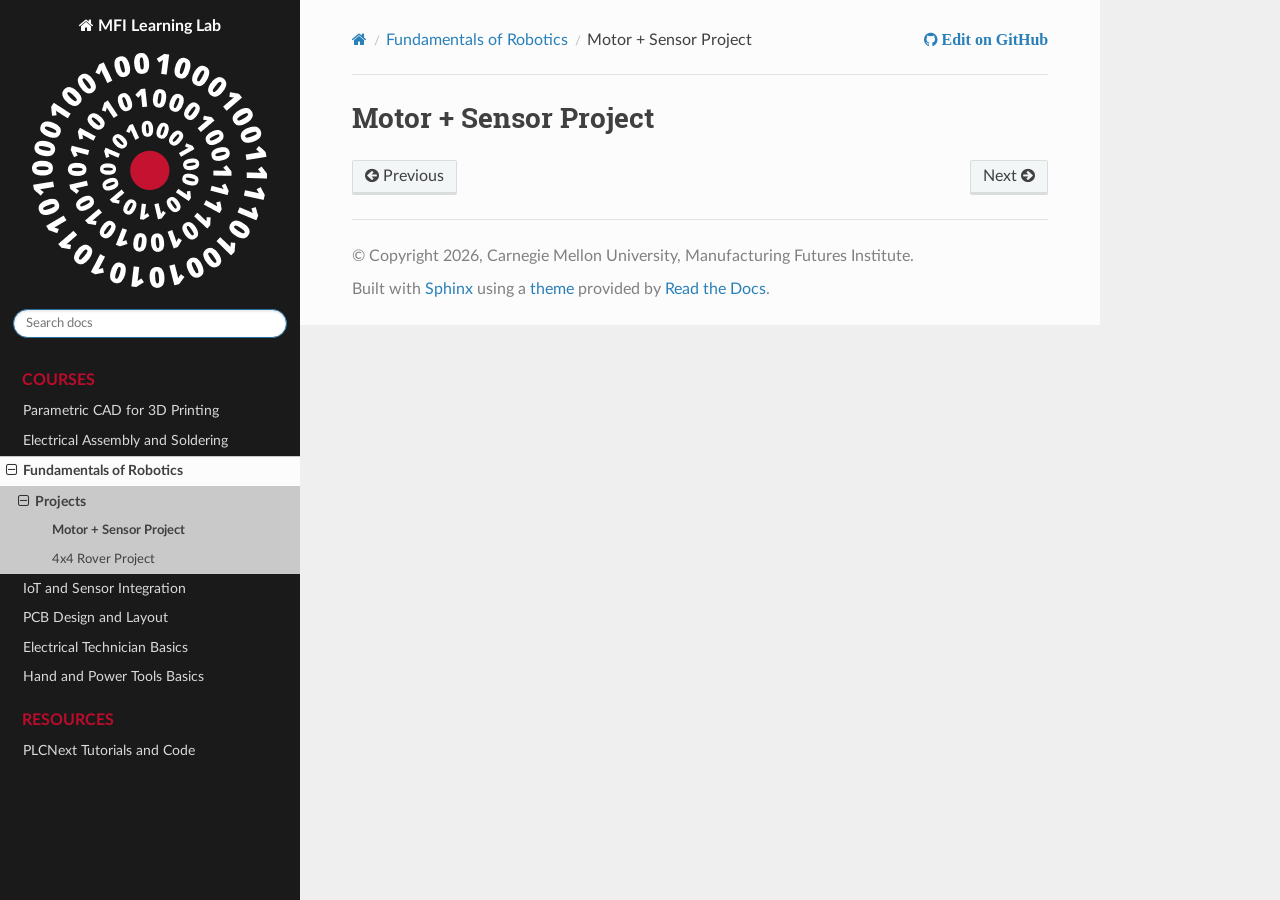
<file: courses/robotics/motor-sensor.html>
<!DOCTYPE html>
<html class="writer-html5" lang="en" data-content_root="../../">
<head>
  <meta charset="utf-8" /><meta name="viewport" content="width=device-width, initial-scale=1" />

  <meta name="viewport" content="width=device-width, initial-scale=1.0" />
  <title>Motor + Sensor Project &mdash; MFI Learning Lab  documentation</title>
      <link rel="stylesheet" type="text/css" href="../../_static/pygments.css?v=b86133f3" />
      <link rel="stylesheet" type="text/css" href="../../_static/css/theme.css?v=9edc463e" />
      <link rel="stylesheet" type="text/css" href="../../_static/copybutton.css?v=76b2166b" />
      <link rel="stylesheet" type="text/css" href="../../_static/sphinx-design.min.css?v=95c83b7e" />
      <link rel="stylesheet" type="text/css" href="../../_static/custom.css?v=066d2f63" />
      <link rel="stylesheet" type="text/css" href="https://cdnjs.cloudflare.com/ajax/libs/font-awesome/5.15.1/css/all.min.css" />

  
    <link rel="shortcut icon" href="../../_static/white-logo.ico"/>
      <script src="../../_static/jquery.js?v=5d32c60e"></script>
      <script src="../../_static/_sphinx_javascript_frameworks_compat.js?v=2cd50e6c"></script>
      <script src="../../_static/documentation_options.js?v=5929fcd5"></script>
      <script src="../../_static/doctools.js?v=fd6eb6e6"></script>
      <script src="../../_static/sphinx_highlight.js?v=6ffebe34"></script>
      <script src="../../_static/clipboard.min.js?v=a7894cd8"></script>
      <script src="../../_static/copybutton.js?v=f281be69"></script>
      <script src="../../_static/design-tabs.js?v=f930bc37"></script>
    <script src="../../_static/js/theme.js"></script>
    <link rel="index" title="Index" href="../../genindex.html" />
    <link rel="search" title="Search" href="../../search.html" />
    <link rel="next" title="4x4 Rover Project" href="rover.html" />
    <link rel="prev" title="Fundamentals of Robotics" href="../fund_robotics.html" /> 
</head>

<body class="wy-body-for-nav"> 
  <div class="wy-grid-for-nav">
    <nav data-toggle="wy-nav-shift" class="wy-nav-side">
      <div class="wy-side-scroll">
        <div class="wy-side-nav-search" >

          
          
          <a href="../../index.html" class="icon icon-home">
            MFI Learning Lab
              <img src="../../_static/white-logo.png" class="logo" alt="Logo"/>
          </a>
<div role="search">
  <form id="rtd-search-form" class="wy-form" action="../../search.html" method="get">
    <input type="text" name="q" placeholder="Search docs" aria-label="Search docs" />
    <input type="hidden" name="check_keywords" value="yes" />
    <input type="hidden" name="area" value="default" />
  </form>
</div>
        </div><div class="wy-menu wy-menu-vertical" data-spy="affix" role="navigation" aria-label="Navigation menu">
              <p class="caption" role="heading"><span class="caption-text">Courses</span></p>
<ul class="current">
<li class="toctree-l1"><a class="reference internal" href="../cad_for_3dp.html">Parametric CAD for 3D Printing</a></li>
<li class="toctree-l1"><a class="reference internal" href="../electrical_assembly.html">Electrical Assembly and Soldering</a></li>
<li class="toctree-l1 current"><a class="reference internal" href="../fund_robotics.html">Fundamentals of Robotics</a><ul class="current">
<li class="toctree-l2 current"><a class="reference internal" href="../fund_robotics.html#projects">Projects</a><ul class="current">
<li class="toctree-l3 current"><a class="current reference internal" href="#">Motor + Sensor Project</a></li>
<li class="toctree-l3"><a class="reference internal" href="rover.html">4x4 Rover Project</a></li>
</ul>
</li>
</ul>
</li>
<li class="toctree-l1"><a class="reference internal" href="../iot.html">IoT and Sensor Integration</a></li>
<li class="toctree-l1"><a class="reference internal" href="../pcb.html">PCB Design and Layout</a></li>
<li class="toctree-l1"><a class="reference internal" href="../electrical_technician_basics.html">Electrical Technician Basics</a></li>
<li class="toctree-l1"><a class="reference internal" href="../hand_power_tools_basics.html">Hand and Power Tools Basics</a></li>
</ul>
<p class="caption" role="heading"><span class="caption-text">Resources</span></p>
<ul>
<li class="toctree-l1"><a class="reference internal" href="../../resources/plcnext.html">PLCNext Tutorials and Code</a></li>
</ul>

        </div>
      </div>
    </nav>

    <section data-toggle="wy-nav-shift" class="wy-nav-content-wrap"><nav class="wy-nav-top" aria-label="Mobile navigation menu" >
          <i data-toggle="wy-nav-top" class="fa fa-bars"></i>
          <a href="../../index.html">MFI Learning Lab</a>
      </nav>

      <div class="wy-nav-content">
        <div class="rst-content">
          <div role="navigation" aria-label="Page navigation">
  <ul class="wy-breadcrumbs">
      <li><a href="../../index.html" class="icon icon-home" aria-label="Home"></a></li>
          <li class="breadcrumb-item"><a href="../fund_robotics.html">Fundamentals of Robotics</a></li>
      <li class="breadcrumb-item active">Motor + Sensor Project</li>
      <li class="wy-breadcrumbs-aside">
              <a href="https://github.com/cmu-mfi/learninglab/blob/master/doc/courses/robotics/motor-sensor.md" class="fa fa-github"> Edit on GitHub</a>
      </li>
  </ul>
  <hr/>
</div>
          <div role="main" class="document" itemscope="itemscope" itemtype="http://schema.org/Article">
           <div itemprop="articleBody">
             
  <section id="motor-sensor-project">
<h1>Motor + Sensor Project<a class="headerlink" href="#motor-sensor-project" title="Link to this heading"></a></h1>
</section>


           </div>
          </div>
          <footer><div class="rst-footer-buttons" role="navigation" aria-label="Footer">
        <a href="../fund_robotics.html" class="btn btn-neutral float-left" title="Fundamentals of Robotics" accesskey="p" rel="prev"><span class="fa fa-arrow-circle-left" aria-hidden="true"></span> Previous</a>
        <a href="rover.html" class="btn btn-neutral float-right" title="4x4 Rover Project" accesskey="n" rel="next">Next <span class="fa fa-arrow-circle-right" aria-hidden="true"></span></a>
    </div>

  <hr/>

  <div role="contentinfo">
    <p>&#169; Copyright 2026, Carnegie Mellon University, Manufacturing Futures Institute.</p>
  </div>

  Built with <a href="https://www.sphinx-doc.org/">Sphinx</a> using a
    <a href="https://github.com/readthedocs/sphinx_rtd_theme">theme</a>
    provided by <a href="https://readthedocs.org">Read the Docs</a>.
   

</footer>
        </div>
      </div>
    </section>
  </div>
  <script>
      jQuery(function () {
          SphinxRtdTheme.Navigation.enable(true);
      });
  </script> 

</body>
</html>
</file>
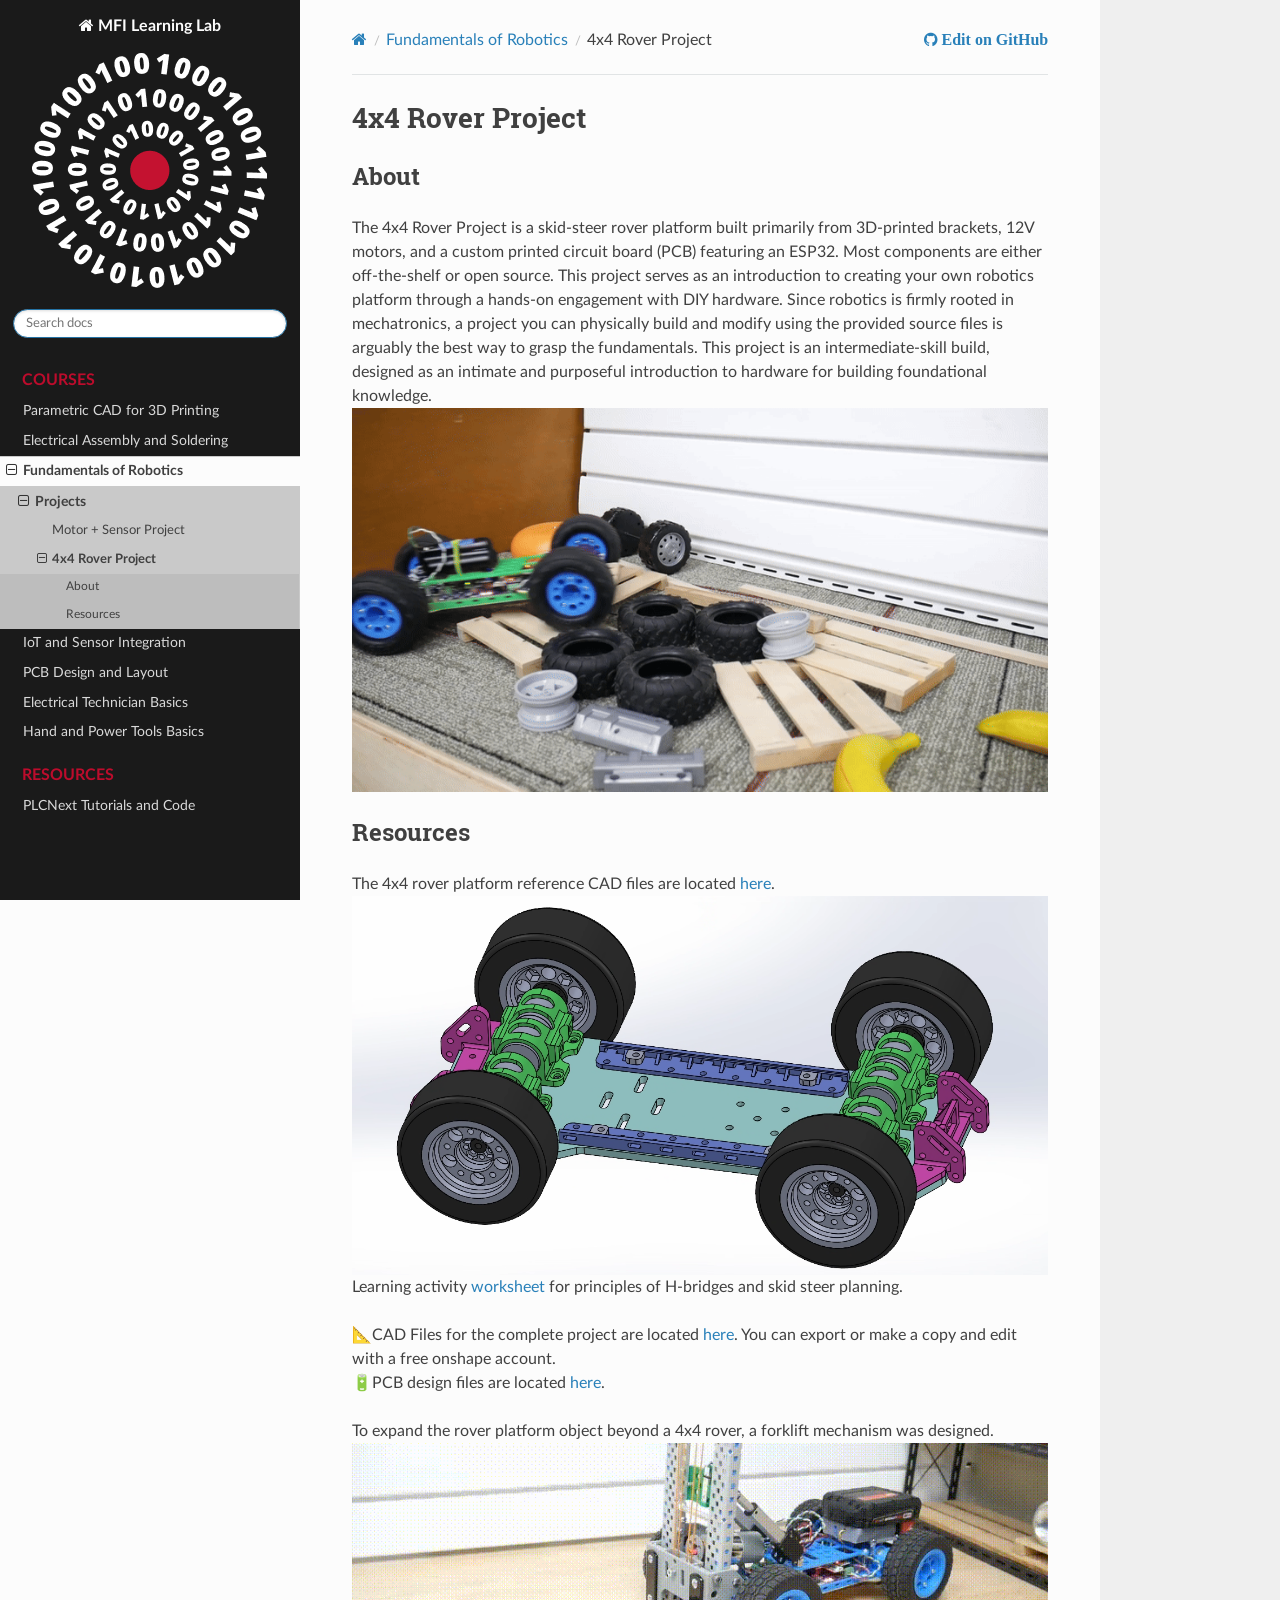
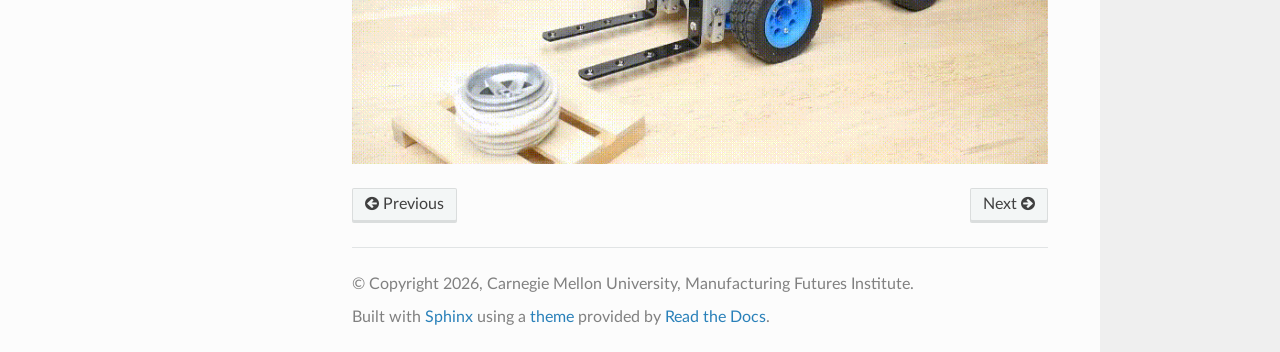
<file: courses/robotics/rover.html>
<!DOCTYPE html>
<html class="writer-html5" lang="en" data-content_root="../../">
<head>
  <meta charset="utf-8" /><meta name="viewport" content="width=device-width, initial-scale=1" />

  <meta name="viewport" content="width=device-width, initial-scale=1.0" />
  <title>4x4 Rover Project &mdash; MFI Learning Lab  documentation</title>
      <link rel="stylesheet" type="text/css" href="../../_static/pygments.css?v=b86133f3" />
      <link rel="stylesheet" type="text/css" href="../../_static/css/theme.css?v=9edc463e" />
      <link rel="stylesheet" type="text/css" href="../../_static/copybutton.css?v=76b2166b" />
      <link rel="stylesheet" type="text/css" href="../../_static/sphinx-design.min.css?v=95c83b7e" />
      <link rel="stylesheet" type="text/css" href="../../_static/custom.css?v=066d2f63" />
      <link rel="stylesheet" type="text/css" href="https://cdnjs.cloudflare.com/ajax/libs/font-awesome/5.15.1/css/all.min.css" />

  
    <link rel="shortcut icon" href="../../_static/white-logo.ico"/>
      <script src="../../_static/jquery.js?v=5d32c60e"></script>
      <script src="../../_static/_sphinx_javascript_frameworks_compat.js?v=2cd50e6c"></script>
      <script src="../../_static/documentation_options.js?v=5929fcd5"></script>
      <script src="../../_static/doctools.js?v=fd6eb6e6"></script>
      <script src="../../_static/sphinx_highlight.js?v=6ffebe34"></script>
      <script src="../../_static/clipboard.min.js?v=a7894cd8"></script>
      <script src="../../_static/copybutton.js?v=f281be69"></script>
      <script src="../../_static/design-tabs.js?v=f930bc37"></script>
    <script src="../../_static/js/theme.js"></script>
    <link rel="index" title="Index" href="../../genindex.html" />
    <link rel="search" title="Search" href="../../search.html" />
    <link rel="next" title="IoT and Sensor Integration" href="../iot.html" />
    <link rel="prev" title="Motor + Sensor Project" href="motor-sensor.html" /> 
</head>

<body class="wy-body-for-nav"> 
  <div class="wy-grid-for-nav">
    <nav data-toggle="wy-nav-shift" class="wy-nav-side">
      <div class="wy-side-scroll">
        <div class="wy-side-nav-search" >

          
          
          <a href="../../index.html" class="icon icon-home">
            MFI Learning Lab
              <img src="../../_static/white-logo.png" class="logo" alt="Logo"/>
          </a>
<div role="search">
  <form id="rtd-search-form" class="wy-form" action="../../search.html" method="get">
    <input type="text" name="q" placeholder="Search docs" aria-label="Search docs" />
    <input type="hidden" name="check_keywords" value="yes" />
    <input type="hidden" name="area" value="default" />
  </form>
</div>
        </div><div class="wy-menu wy-menu-vertical" data-spy="affix" role="navigation" aria-label="Navigation menu">
              <p class="caption" role="heading"><span class="caption-text">Courses</span></p>
<ul class="current">
<li class="toctree-l1"><a class="reference internal" href="../cad_for_3dp.html">Parametric CAD for 3D Printing</a></li>
<li class="toctree-l1"><a class="reference internal" href="../electrical_assembly.html">Electrical Assembly and Soldering</a></li>
<li class="toctree-l1 current"><a class="reference internal" href="../fund_robotics.html">Fundamentals of Robotics</a><ul class="current">
<li class="toctree-l2 current"><a class="reference internal" href="../fund_robotics.html#projects">Projects</a><ul class="current">
<li class="toctree-l3"><a class="reference internal" href="motor-sensor.html">Motor + Sensor Project</a></li>
<li class="toctree-l3 current"><a class="current reference internal" href="#">4x4 Rover Project</a><ul>
<li class="toctree-l4"><a class="reference internal" href="#about">About</a></li>
<li class="toctree-l4"><a class="reference internal" href="#resources">Resources</a></li>
</ul>
</li>
</ul>
</li>
</ul>
</li>
<li class="toctree-l1"><a class="reference internal" href="../iot.html">IoT and Sensor Integration</a></li>
<li class="toctree-l1"><a class="reference internal" href="../pcb.html">PCB Design and Layout</a></li>
<li class="toctree-l1"><a class="reference internal" href="../electrical_technician_basics.html">Electrical Technician Basics</a></li>
<li class="toctree-l1"><a class="reference internal" href="../hand_power_tools_basics.html">Hand and Power Tools Basics</a></li>
</ul>
<p class="caption" role="heading"><span class="caption-text">Resources</span></p>
<ul>
<li class="toctree-l1"><a class="reference internal" href="../../resources/plcnext.html">PLCNext Tutorials and Code</a></li>
</ul>

        </div>
      </div>
    </nav>

    <section data-toggle="wy-nav-shift" class="wy-nav-content-wrap"><nav class="wy-nav-top" aria-label="Mobile navigation menu" >
          <i data-toggle="wy-nav-top" class="fa fa-bars"></i>
          <a href="../../index.html">MFI Learning Lab</a>
      </nav>

      <div class="wy-nav-content">
        <div class="rst-content">
          <div role="navigation" aria-label="Page navigation">
  <ul class="wy-breadcrumbs">
      <li><a href="../../index.html" class="icon icon-home" aria-label="Home"></a></li>
          <li class="breadcrumb-item"><a href="../fund_robotics.html">Fundamentals of Robotics</a></li>
      <li class="breadcrumb-item active">4x4 Rover Project</li>
      <li class="wy-breadcrumbs-aside">
              <a href="https://github.com/cmu-mfi/learninglab/blob/master/doc/courses/robotics/rover.md" class="fa fa-github"> Edit on GitHub</a>
      </li>
  </ul>
  <hr/>
</div>
          <div role="main" class="document" itemscope="itemscope" itemtype="http://schema.org/Article">
           <div itemprop="articleBody">
             
  <section id="x4-rover-project">
<h1>4x4 Rover Project<a class="headerlink" href="#x4-rover-project" title="Link to this heading"></a></h1>
<section id="about">
<h2>About<a class="headerlink" href="#about" title="Link to this heading"></a></h2>
<p>The 4x4 Rover Project is a skid-steer rover platform built primarily from 3D-printed brackets, 12V motors, and a custom printed circuit board (PCB) featuring an ESP32. Most components are either off-the-shelf or open source. This project serves as an introduction to creating your own robotics platform through a hands-on engagement with DIY hardware. Since robotics is firmly rooted in mechatronics, a project you can physically build and modify using the provided source files is arguably the best way to grasp the fundamentals. This project is an intermediate-skill build, designed as an intimate and purposeful introduction to hardware for building foundational knowledge.<br>
<img alt="4x4_offroading_gif" src="../../_images/4x4offroading.gif" /><br></p>
</section>
<section id="resources">
<h2>Resources<a class="headerlink" href="#resources" title="Link to this heading"></a></h2>
<p>The 4x4 rover platform reference CAD files are located <a class="reference external" href="https://cmu-mfi.github.io/learninglab/courses/cad_for_3dp.html">here</a>. <br>
<img alt="Forklift_CAD_and_real_pic.png" src="../../_images/barbie_rover_chassis_assy.png" /><br>
Learning activity <a class="reference download internal" download="" href="../../_downloads/ddaf31abc34be3f9c835986135b1d319/skid_steer_motor_planning.pdf"><span class="xref download myst">worksheet</span></a> for principles of H-bridges and skid steer planning.<br></p>
<p>📐CAD Files for the complete project are located <a class="reference external" href="https://cad.onshape.com/documents/4f9534eae9bdb33bcf172fe9/w/a4954ea2d6d5d21b33e1d9c4/e/6819e643c891bac21c58d472?renderMode=0&amp;uiState=6966942a584957a77f6699f9">here</a>. You can export or make a copy and edit with a free onshape account.<br>
🔋PCB design files are located <a class="reference external" href="https://github.com/retrobuiltRyan/4x4_Rover_ESP32/">here</a>.<br></p>
<p>To expand the rover platform object beyond a 4x4 rover, a forklift mechanism was designed.
<img alt="Forklift_4x4_rover.gif" src="../../_images/forklift.gif" /></p>
</section>
</section>


           </div>
          </div>
          <footer><div class="rst-footer-buttons" role="navigation" aria-label="Footer">
        <a href="motor-sensor.html" class="btn btn-neutral float-left" title="Motor + Sensor Project" accesskey="p" rel="prev"><span class="fa fa-arrow-circle-left" aria-hidden="true"></span> Previous</a>
        <a href="../iot.html" class="btn btn-neutral float-right" title="IoT and Sensor Integration" accesskey="n" rel="next">Next <span class="fa fa-arrow-circle-right" aria-hidden="true"></span></a>
    </div>

  <hr/>

  <div role="contentinfo">
    <p>&#169; Copyright 2026, Carnegie Mellon University, Manufacturing Futures Institute.</p>
  </div>

  Built with <a href="https://www.sphinx-doc.org/">Sphinx</a> using a
    <a href="https://github.com/readthedocs/sphinx_rtd_theme">theme</a>
    provided by <a href="https://readthedocs.org">Read the Docs</a>.
   

</footer>
        </div>
      </div>
    </section>
  </div>
  <script>
      jQuery(function () {
          SphinxRtdTheme.Navigation.enable(true);
      });
  </script> 

</body>
</html>
</file>
<file: _static/pygments.css>
pre { line-height: 125%; }
td.linenos .normal { color: inherit; background-color: transparent; padding-left: 5px; padding-right: 5px; }
span.linenos { color: inherit; background-color: transparent; padding-left: 5px; padding-right: 5px; }
td.linenos .special { color: #000000; background-color: #ffffc0; padding-left: 5px; padding-right: 5px; }
span.linenos.special { color: #000000; background-color: #ffffc0; padding-left: 5px; padding-right: 5px; }
.highlight .hll { background-color: #ffffcc }
.highlight { background: #f8f8f8; }
.highlight .c { color: #3D7B7B; font-style: italic } /* Comment */
.highlight .err { border: 1px solid #F00 } /* Error */
.highlight .k { color: #008000; font-weight: bold } /* Keyword */
.highlight .o { color: #666 } /* Operator */
.highlight .ch { color: #3D7B7B; font-style: italic } /* Comment.Hashbang */
.highlight .cm { color: #3D7B7B; font-style: italic } /* Comment.Multiline */
.highlight .cp { color: #9C6500 } /* Comment.Preproc */
.highlight .cpf { color: #3D7B7B; font-style: italic } /* Comment.PreprocFile */
.highlight .c1 { color: #3D7B7B; font-style: italic } /* Comment.Single */
.highlight .cs { color: #3D7B7B; font-style: italic } /* Comment.Special */
.highlight .gd { color: #A00000 } /* Generic.Deleted */
.highlight .ge { font-style: italic } /* Generic.Emph */
.highlight .ges { font-weight: bold; font-style: italic } /* Generic.EmphStrong */
.highlight .gr { color: #E40000 } /* Generic.Error */
.highlight .gh { color: #000080; font-weight: bold } /* Generic.Heading */
.highlight .gi { color: #008400 } /* Generic.Inserted */
.highlight .go { color: #717171 } /* Generic.Output */
.highlight .gp { color: #000080; font-weight: bold } /* Generic.Prompt */
.highlight .gs { font-weight: bold } /* Generic.Strong */
.highlight .gu { color: #800080; font-weight: bold } /* Generic.Subheading */
.highlight .gt { color: #04D } /* Generic.Traceback */
.highlight .kc { color: #008000; font-weight: bold } /* Keyword.Constant */
.highlight .kd { color: #008000; font-weight: bold } /* Keyword.Declaration */
.highlight .kn { color: #008000; font-weight: bold } /* Keyword.Namespace */
.highlight .kp { color: #008000 } /* Keyword.Pseudo */
.highlight .kr { color: #008000; font-weight: bold } /* Keyword.Reserved */
.highlight .kt { color: #B00040 } /* Keyword.Type */
.highlight .m { color: #666 } /* Literal.Number */
.highlight .s { color: #BA2121 } /* Literal.String */
.highlight .na { color: #687822 } /* Name.Attribute */
.highlight .nb { color: #008000 } /* Name.Builtin */
.highlight .nc { color: #00F; font-weight: bold } /* Name.Class */
.highlight .no { color: #800 } /* Name.Constant */
.highlight .nd { color: #A2F } /* Name.Decorator */
.highlight .ni { color: #717171; font-weight: bold } /* Name.Entity */
.highlight .ne { color: #CB3F38; font-weight: bold } /* Name.Exception */
.highlight .nf { color: #00F } /* Name.Function */
.highlight .nl { color: #767600 } /* Name.Label */
.highlight .nn { color: #00F; font-weight: bold } /* Name.Namespace */
.highlight .nt { color: #008000; font-weight: bold } /* Name.Tag */
.highlight .nv { color: #19177C } /* Name.Variable */
.highlight .ow { color: #A2F; font-weight: bold } /* Operator.Word */
.highlight .w { color: #BBB } /* Text.Whitespace */
.highlight .mb { color: #666 } /* Literal.Number.Bin */
.highlight .mf { color: #666 } /* Literal.Number.Float */
.highlight .mh { color: #666 } /* Literal.Number.Hex */
.highlight .mi { color: #666 } /* Literal.Number.Integer */
.highlight .mo { color: #666 } /* Literal.Number.Oct */
.highlight .sa { color: #BA2121 } /* Literal.String.Affix */
.highlight .sb { color: #BA2121 } /* Literal.String.Backtick */
.highlight .sc { color: #BA2121 } /* Literal.String.Char */
.highlight .dl { color: #BA2121 } /* Literal.String.Delimiter */
.highlight .sd { color: #BA2121; font-style: italic } /* Literal.String.Doc */
.highlight .s2 { color: #BA2121 } /* Literal.String.Double */
.highlight .se { color: #AA5D1F; font-weight: bold } /* Literal.String.Escape */
.highlight .sh { color: #BA2121 } /* Literal.String.Heredoc */
.highlight .si { color: #A45A77; font-weight: bold } /* Literal.String.Interpol */
.highlight .sx { color: #008000 } /* Literal.String.Other */
.highlight .sr { color: #A45A77 } /* Literal.String.Regex */
.highlight .s1 { color: #BA2121 } /* Literal.String.Single */
.highlight .ss { color: #19177C } /* Literal.String.Symbol */
.highlight .bp { color: #008000 } /* Name.Builtin.Pseudo */
.highlight .fm { color: #00F } /* Name.Function.Magic */
.highlight .vc { color: #19177C } /* Name.Variable.Class */
.highlight .vg { color: #19177C } /* Name.Variable.Global */
.highlight .vi { color: #19177C } /* Name.Variable.Instance */
.highlight .vm { color: #19177C } /* Name.Variable.Magic */
.highlight .il { color: #666 } /* Literal.Number.Integer.Long */
</file>
<file: _static/css/theme.css>
html{box-sizing:border-box}*,:after,:before{box-sizing:inherit}article,aside,details,figcaption,figure,footer,header,hgroup,nav,section{display:block}audio,canvas,video{display:inline-block;*display:inline;*zoom:1}[hidden],audio:not([controls]){display:none}*{-webkit-box-sizing:border-box;-moz-box-sizing:border-box;box-sizing:border-box}html{font-size:100%;-webkit-text-size-adjust:100%;-ms-text-size-adjust:100%}body{margin:0}a:active,a:hover{outline:0}abbr[title]{border-bottom:1px dotted}b,strong{font-weight:700}blockquote{margin:0}dfn{font-style:italic}ins{background:#ff9;text-decoration:none}ins,mark{color:#000}mark{background:#ff0;font-style:italic;font-weight:700}.rst-content code,.rst-content tt,code,kbd,pre,samp{font-family:monospace,serif;_font-family:courier new,monospace;font-size:1em}pre{white-space:pre}q{quotes:none}q:after,q:before{content:"";content:none}small{font-size:85%}sub,sup{font-size:75%;line-height:0;position:relative;vertical-align:baseline}sup{top:-.5em}sub{bottom:-.25em}dl,ol,ul{margin:0;padding:0;list-style:none;list-style-image:none}li{list-style:none}dd{margin:0}img{border:0;-ms-interpolation-mode:bicubic;vertical-align:middle;max-width:100%}svg:not(:root){overflow:hidden}figure,form{margin:0}label{cursor:pointer}button,input,select,textarea{font-size:100%;margin:0;vertical-align:baseline;*vertical-align:middle}button,input{line-height:normal}button,input[type=button],input[type=reset],input[type=submit]{cursor:pointer;-webkit-appearance:button;*overflow:visible}button[disabled],input[disabled]{cursor:default}input[type=search]{-webkit-appearance:textfield;-moz-box-sizing:content-box;-webkit-box-sizing:content-box;box-sizing:content-box}textarea{resize:vertical}table{border-collapse:collapse;border-spacing:0}td{vertical-align:top}.chromeframe{margin:.2em 0;background:#ccc;color:#000;padding:.2em 0}.ir{display:block;border:0;text-indent:-999em;overflow:hidden;background-color:transparent;background-repeat:no-repeat;text-align:left;direction:ltr;*line-height:0}.ir br{display:none}.hidden{display:none!important;visibility:hidden}.visuallyhidden{border:0;clip:rect(0 0 0 0);height:1px;margin:-1px;overflow:hidden;padding:0;position:absolute;width:1px}.visuallyhidden.focusable:active,.visuallyhidden.focusable:focus{clip:auto;height:auto;margin:0;overflow:visible;position:static;width:auto}.invisible{visibility:hidden}.relative{position:relative}big,small{font-size:100%}@media print{body,html,section{background:none!important}*{box-shadow:none!important;text-shadow:none!important;filter:none!important;-ms-filter:none!important}a,a:visited{text-decoration:underline}.ir a:after,a[href^="#"]:after,a[href^="javascript:"]:after{content:""}blockquote,pre{page-break-inside:avoid}thead{display:table-header-group}img,tr{page-break-inside:avoid}img{max-width:100%!important}@page{margin:.5cm}.rst-content .toctree-wrapper>p.caption,h2,h3,p{orphans:3;widows:3}.rst-content .toctree-wrapper>p.caption,h2,h3{page-break-after:avoid}}.btn,.fa:before,.icon:before,.rst-content .admonition,.rst-content .admonition-title:before,.rst-content .admonition-todo,.rst-content .attention,.rst-content .caution,.rst-content .code-block-caption .headerlink:before,.rst-content .danger,.rst-content .eqno .headerlink:before,.rst-content .error,.rst-content .hint,.rst-content .important,.rst-content .note,.rst-content .seealso,.rst-content .tip,.rst-content .warning,.rst-content code.download span:first-child:before,.rst-content dl dt .headerlink:before,.rst-content h1 .headerlink:before,.rst-content h2 .headerlink:before,.rst-content h3 .headerlink:before,.rst-content h4 .headerlink:before,.rst-content h5 .headerlink:before,.rst-content h6 .headerlink:before,.rst-content p.caption .headerlink:before,.rst-content p .headerlink:before,.rst-content table>caption .headerlink:before,.rst-content tt.download span:first-child:before,.wy-alert,.wy-dropdown .caret:before,.wy-inline-validate.wy-inline-validate-danger .wy-input-context:before,.wy-inline-validate.wy-inline-validate-info .wy-input-context:before,.wy-inline-validate.wy-inline-validate-success .wy-input-context:before,.wy-inline-validate.wy-inline-validate-warning .wy-input-context:before,.wy-menu-vertical li.current>a button.toctree-expand:before,.wy-menu-vertical li.on a button.toctree-expand:before,.wy-menu-vertical li button.toctree-expand:before,input[type=color],input[type=date],input[type=datetime-local],input[type=datetime],input[type=email],input[type=month],input[type=number],input[type=password],input[type=search],input[type=tel],input[type=text],input[type=time],input[type=url],input[type=week],select,textarea{-webkit-font-smoothing:antialiased}.clearfix{*zoom:1}.clearfix:after,.clearfix:before{display:table;content:""}.clearfix:after{clear:both}/*!
 *  Font Awesome 4.7.0 by @davegandy - http://fontawesome.io - @fontawesome
 *  License - http://fontawesome.io/license (Font: SIL OFL 1.1, CSS: MIT License)
 */@font-face{font-family:FontAwesome;src:url(fonts/fontawesome-webfont.eot?674f50d287a8c48dc19ba404d20fe713);src:url(fonts/fontawesome-webfont.eot?674f50d287a8c48dc19ba404d20fe713?#iefix&v=4.7.0) format("embedded-opentype"),url(fonts/fontawesome-webfont.woff2?af7ae505a9eed503f8b8e6982036873e) format("woff2"),url(fonts/fontawesome-webfont.woff?fee66e712a8a08eef5805a46892932ad) format("woff"),url(fonts/fontawesome-webfont.ttf?b06871f281fee6b241d60582ae9369b9) format("truetype"),url(fonts/fontawesome-webfont.svg?912ec66d7572ff821749319396470bde#fontawesomeregular) format("svg");font-weight:400;font-style:normal}.fa,.icon,.rst-content .admonition-title,.rst-content .code-block-caption .headerlink,.rst-content .eqno .headerlink,.rst-content code.download span:first-child,.rst-content dl dt .headerlink,.rst-content h1 .headerlink,.rst-content h2 .headerlink,.rst-content h3 .headerlink,.rst-content h4 .headerlink,.rst-content h5 .headerlink,.rst-content h6 .headerlink,.rst-content p.caption .headerlink,.rst-content p .headerlink,.rst-content table>caption .headerlink,.rst-content tt.download span:first-child,.wy-menu-vertical li.current>a button.toctree-expand,.wy-menu-vertical li.on a button.toctree-expand,.wy-menu-vertical li button.toctree-expand{display:inline-block;font:normal normal normal 14px/1 FontAwesome;font-size:inherit;text-rendering:auto;-webkit-font-smoothing:antialiased;-moz-osx-font-smoothing:grayscale}.fa-lg{font-size:1.33333em;line-height:.75em;vertical-align:-15%}.fa-2x{font-size:2em}.fa-3x{font-size:3em}.fa-4x{font-size:4em}.fa-5x{font-size:5em}.fa-fw{width:1.28571em;text-align:center}.fa-ul{padding-left:0;margin-left:2.14286em;list-style-type:none}.fa-ul>li{position:relative}.fa-li{position:absolute;left:-2.14286em;width:2.14286em;top:.14286em;text-align:center}.fa-li.fa-lg{left:-1.85714em}.fa-border{padding:.2em .25em .15em;border:.08em solid #eee;border-radius:.1em}.fa-pull-left{float:left}.fa-pull-right{float:right}.fa-pull-left.icon,.fa.fa-pull-left,.rst-content .code-block-caption .fa-pull-left.headerlink,.rst-content .eqno .fa-pull-left.headerlink,.rst-content .fa-pull-left.admonition-title,.rst-content code.download span.fa-pull-left:first-child,.rst-content dl dt .fa-pull-left.headerlink,.rst-content h1 .fa-pull-left.headerlink,.rst-content h2 .fa-pull-left.headerlink,.rst-content h3 .fa-pull-left.headerlink,.rst-content h4 .fa-pull-left.headerlink,.rst-content h5 .fa-pull-left.headerlink,.rst-content h6 .fa-pull-left.headerlink,.rst-content p .fa-pull-left.headerlink,.rst-content table>caption .fa-pull-left.headerlink,.rst-content tt.download span.fa-pull-left:first-child,.wy-menu-vertical li.current>a button.fa-pull-left.toctree-expand,.wy-menu-vertical li.on a button.fa-pull-left.toctree-expand,.wy-menu-vertical li button.fa-pull-left.toctree-expand{margin-right:.3em}.fa-pull-right.icon,.fa.fa-pull-right,.rst-content .code-block-caption .fa-pull-right.headerlink,.rst-content .eqno .fa-pull-right.headerlink,.rst-content .fa-pull-right.admonition-title,.rst-content code.download span.fa-pull-right:first-child,.rst-content dl dt .fa-pull-right.headerlink,.rst-content h1 .fa-pull-right.headerlink,.rst-content h2 .fa-pull-right.headerlink,.rst-content h3 .fa-pull-right.headerlink,.rst-content h4 .fa-pull-right.headerlink,.rst-content h5 .fa-pull-right.headerlink,.rst-content h6 .fa-pull-right.headerlink,.rst-content p .fa-pull-right.headerlink,.rst-content table>caption .fa-pull-right.headerlink,.rst-content tt.download span.fa-pull-right:first-child,.wy-menu-vertical li.current>a button.fa-pull-right.toctree-expand,.wy-menu-vertical li.on a button.fa-pull-right.toctree-expand,.wy-menu-vertical li button.fa-pull-right.toctree-expand{margin-left:.3em}.pull-right{float:right}.pull-left{float:left}.fa.pull-left,.pull-left.icon,.rst-content .code-block-caption .pull-left.headerlink,.rst-content .eqno .pull-left.headerlink,.rst-content .pull-left.admonition-title,.rst-content code.download span.pull-left:first-child,.rst-content dl dt .pull-left.headerlink,.rst-content h1 .pull-left.headerlink,.rst-content h2 .pull-left.headerlink,.rst-content h3 .pull-left.headerlink,.rst-content h4 .pull-left.headerlink,.rst-content h5 .pull-left.headerlink,.rst-content h6 .pull-left.headerlink,.rst-content p .pull-left.headerlink,.rst-content table>caption .pull-left.headerlink,.rst-content tt.download span.pull-left:first-child,.wy-menu-vertical li.current>a button.pull-left.toctree-expand,.wy-menu-vertical li.on a button.pull-left.toctree-expand,.wy-menu-vertical li button.pull-left.toctree-expand{margin-right:.3em}.fa.pull-right,.pull-right.icon,.rst-content .code-block-caption .pull-right.headerlink,.rst-content .eqno .pull-right.headerlink,.rst-content .pull-right.admonition-title,.rst-content code.download span.pull-right:first-child,.rst-content dl dt .pull-right.headerlink,.rst-content h1 .pull-right.headerlink,.rst-content h2 .pull-right.headerlink,.rst-content h3 .pull-right.headerlink,.rst-content h4 .pull-right.headerlink,.rst-content h5 .pull-right.headerlink,.rst-content h6 .pull-right.headerlink,.rst-content p .pull-right.headerlink,.rst-content table>caption .pull-right.headerlink,.rst-content tt.download span.pull-right:first-child,.wy-menu-vertical li.current>a button.pull-right.toctree-expand,.wy-menu-vertical li.on a button.pull-right.toctree-expand,.wy-menu-vertical li button.pull-right.toctree-expand{margin-left:.3em}.fa-spin{-webkit-animation:fa-spin 2s linear infinite;animation:fa-spin 2s linear infinite}.fa-pulse{-webkit-animation:fa-spin 1s steps(8) infinite;animation:fa-spin 1s steps(8) infinite}@-webkit-keyframes fa-spin{0%{-webkit-transform:rotate(0deg);transform:rotate(0deg)}to{-webkit-transform:rotate(359deg);transform:rotate(359deg)}}@keyframes fa-spin{0%{-webkit-transform:rotate(0deg);transform:rotate(0deg)}to{-webkit-transform:rotate(359deg);transform:rotate(359deg)}}.fa-rotate-90{-ms-filter:"progid:DXImageTransform.Microsoft.BasicImage(rotation=1)";-webkit-transform:rotate(90deg);-ms-transform:rotate(90deg);transform:rotate(90deg)}.fa-rotate-180{-ms-filter:"progid:DXImageTransform.Microsoft.BasicImage(rotation=2)";-webkit-transform:rotate(180deg);-ms-transform:rotate(180deg);transform:rotate(180deg)}.fa-rotate-270{-ms-filter:"progid:DXImageTransform.Microsoft.BasicImage(rotation=3)";-webkit-transform:rotate(270deg);-ms-transform:rotate(270deg);transform:rotate(270deg)}.fa-flip-horizontal{-ms-filter:"progid:DXImageTransform.Microsoft.BasicImage(rotation=0, mirror=1)";-webkit-transform:scaleX(-1);-ms-transform:scaleX(-1);transform:scaleX(-1)}.fa-flip-vertical{-ms-filter:"progid:DXImageTransform.Microsoft.BasicImage(rotation=2, mirror=1)";-webkit-transform:scaleY(-1);-ms-transform:scaleY(-1);transform:scaleY(-1)}:root .fa-flip-horizontal,:root .fa-flip-vertical,:root .fa-rotate-90,:root .fa-rotate-180,:root .fa-rotate-270{filter:none}.fa-stack{position:relative;display:inline-block;width:2em;height:2em;line-height:2em;vertical-align:middle}.fa-stack-1x,.fa-stack-2x{position:absolute;left:0;width:100%;text-align:center}.fa-stack-1x{line-height:inherit}.fa-stack-2x{font-size:2em}.fa-inverse{color:#fff}.fa-glass:before{content:""}.fa-music:before{content:""}.fa-search:before,.icon-search:before{content:""}.fa-envelope-o:before{content:""}.fa-heart:before{content:""}.fa-star:before{content:""}.fa-star-o:before{content:""}.fa-user:before{content:""}.fa-film:before{content:""}.fa-th-large:before{content:""}.fa-th:before{content:""}.fa-th-list:before{content:""}.fa-check:before{content:""}.fa-close:before,.fa-remove:before,.fa-times:before{content:""}.fa-search-plus:before{content:""}.fa-search-minus:before{content:""}.fa-power-off:before{content:""}.fa-signal:before{content:""}.fa-cog:before,.fa-gear:before{content:""}.fa-trash-o:before{content:""}.fa-home:before,.icon-home:before{content:""}.fa-file-o:before{content:""}.fa-clock-o:before{content:""}.fa-road:before{content:""}.fa-download:before,.rst-content code.download span:first-child:before,.rst-content tt.download span:first-child:before{content:""}.fa-arrow-circle-o-down:before{content:""}.fa-arrow-circle-o-up:before{content:""}.fa-inbox:before{content:""}.fa-play-circle-o:before{content:""}.fa-repeat:before,.fa-rotate-right:before{content:""}.fa-refresh:before{content:""}.fa-list-alt:before{content:""}.fa-lock:before{content:""}.fa-flag:before{content:""}.fa-headphones:before{content:""}.fa-volume-off:before{content:""}.fa-volume-down:before{content:""}.fa-volume-up:before{content:""}.fa-qrcode:before{content:""}.fa-barcode:before{content:""}.fa-tag:before{content:""}.fa-tags:before{content:""}.fa-book:before,.icon-book:before{content:""}.fa-bookmark:before{content:""}.fa-print:before{content:""}.fa-camera:before{content:""}.fa-font:before{content:""}.fa-bold:before{content:""}.fa-italic:before{content:""}.fa-text-height:before{content:""}.fa-text-width:before{content:""}.fa-align-left:before{content:""}.fa-align-center:before{content:""}.fa-align-right:before{content:""}.fa-align-justify:before{content:""}.fa-list:before{content:""}.fa-dedent:before,.fa-outdent:before{content:""}.fa-indent:before{content:""}.fa-video-camera:before{content:""}.fa-image:before,.fa-photo:before,.fa-picture-o:before{content:""}.fa-pencil:before{content:""}.fa-map-marker:before{content:""}.fa-adjust:before{content:""}.fa-tint:before{content:""}.fa-edit:before,.fa-pencil-square-o:before{content:""}.fa-share-square-o:before{content:""}.fa-check-square-o:before{content:""}.fa-arrows:before{content:""}.fa-step-backward:before{content:""}.fa-fast-backward:before{content:""}.fa-backward:before{content:""}.fa-play:before{content:""}.fa-pause:before{content:""}.fa-stop:before{content:""}.fa-forward:before{content:""}.fa-fast-forward:before{content:""}.fa-step-forward:before{content:""}.fa-eject:before{content:""}.fa-chevron-left:before{content:""}.fa-chevron-right:before{content:""}.fa-plus-circle:before{content:""}.fa-minus-circle:before{content:""}.fa-times-circle:before,.wy-inline-validate.wy-inline-validate-danger .wy-input-context:before{content:""}.fa-check-circle:before,.wy-inline-validate.wy-inline-validate-success .wy-input-context:before{content:""}.fa-question-circle:before{content:""}.fa-info-circle:before{content:""}.fa-crosshairs:before{content:""}.fa-times-circle-o:before{content:""}.fa-check-circle-o:before{content:""}.fa-ban:before{content:""}.fa-arrow-left:before{content:""}.fa-arrow-right:before{content:""}.fa-arrow-up:before{content:""}.fa-arrow-down:before{content:""}.fa-mail-forward:before,.fa-share:before{content:""}.fa-expand:before{content:""}.fa-compress:before{content:""}.fa-plus:before{content:""}.fa-minus:before{content:""}.fa-asterisk:before{content:""}.fa-exclamation-circle:before,.rst-content .admonition-title:before,.wy-inline-validate.wy-inline-validate-info .wy-input-context:before,.wy-inline-validate.wy-inline-validate-warning .wy-input-context:before{content:""}.fa-gift:before{content:""}.fa-leaf:before{content:""}.fa-fire:before,.icon-fire:before{content:""}.fa-eye:before{content:""}.fa-eye-slash:before{content:""}.fa-exclamation-triangle:before,.fa-warning:before{content:""}.fa-plane:before{content:""}.fa-calendar:before{content:""}.fa-random:before{content:""}.fa-comment:before{content:""}.fa-magnet:before{content:""}.fa-chevron-up:before{content:""}.fa-chevron-down:before{content:""}.fa-retweet:before{content:""}.fa-shopping-cart:before{content:""}.fa-folder:before{content:""}.fa-folder-open:before{content:""}.fa-arrows-v:before{content:""}.fa-arrows-h:before{content:""}.fa-bar-chart-o:before,.fa-bar-chart:before{content:""}.fa-twitter-square:before{content:""}.fa-facebook-square:before{content:""}.fa-camera-retro:before{content:""}.fa-key:before{content:""}.fa-cogs:before,.fa-gears:before{content:""}.fa-comments:before{content:""}.fa-thumbs-o-up:before{content:""}.fa-thumbs-o-down:before{content:""}.fa-star-half:before{content:""}.fa-heart-o:before{content:""}.fa-sign-out:before{content:""}.fa-linkedin-square:before{content:""}.fa-thumb-tack:before{content:""}.fa-external-link:before{content:""}.fa-sign-in:before{content:""}.fa-trophy:before{content:""}.fa-github-square:before{content:""}.fa-upload:before{content:""}.fa-lemon-o:before{content:""}.fa-phone:before{content:""}.fa-square-o:before{content:""}.fa-bookmark-o:before{content:""}.fa-phone-square:before{content:""}.fa-twitter:before{content:""}.fa-facebook-f:before,.fa-facebook:before{content:""}.fa-github:before,.icon-github:before{content:""}.fa-unlock:before{content:""}.fa-credit-card:before{content:""}.fa-feed:before,.fa-rss:before{content:""}.fa-hdd-o:before{content:""}.fa-bullhorn:before{content:""}.fa-bell:before{content:""}.fa-certificate:before{content:""}.fa-hand-o-right:before{content:""}.fa-hand-o-left:before{content:""}.fa-hand-o-up:before{content:""}.fa-hand-o-down:before{content:""}.fa-arrow-circle-left:before,.icon-circle-arrow-left:before{content:""}.fa-arrow-circle-right:before,.icon-circle-arrow-right:before{content:""}.fa-arrow-circle-up:before{content:""}.fa-arrow-circle-down:before{content:""}.fa-globe:before{content:""}.fa-wrench:before{content:""}.fa-tasks:before{content:""}.fa-filter:before{content:""}.fa-briefcase:before{content:""}.fa-arrows-alt:before{content:""}.fa-group:before,.fa-users:before{content:""}.fa-chain:before,.fa-link:before,.icon-link:before{content:""}.fa-cloud:before{content:""}.fa-flask:before{content:""}.fa-cut:before,.fa-scissors:before{content:""}.fa-copy:before,.fa-files-o:before{content:""}.fa-paperclip:before{content:""}.fa-floppy-o:before,.fa-save:before{content:""}.fa-square:before{content:""}.fa-bars:before,.fa-navicon:before,.fa-reorder:before{content:""}.fa-list-ul:before{content:""}.fa-list-ol:before{content:""}.fa-strikethrough:before{content:""}.fa-underline:before{content:""}.fa-table:before{content:""}.fa-magic:before{content:""}.fa-truck:before{content:""}.fa-pinterest:before{content:""}.fa-pinterest-square:before{content:""}.fa-google-plus-square:before{content:""}.fa-google-plus:before{content:""}.fa-money:before{content:""}.fa-caret-down:before,.icon-caret-down:before,.wy-dropdown .caret:before{content:""}.fa-caret-up:before{content:""}.fa-caret-left:before{content:""}.fa-caret-right:before{content:""}.fa-columns:before{content:""}.fa-sort:before,.fa-unsorted:before{content:""}.fa-sort-desc:before,.fa-sort-down:before{content:""}.fa-sort-asc:before,.fa-sort-up:before{content:""}.fa-envelope:before{content:""}.fa-linkedin:before{content:""}.fa-rotate-left:before,.fa-undo:before{content:""}.fa-gavel:before,.fa-legal:before{content:""}.fa-dashboard:before,.fa-tachometer:before{content:""}.fa-comment-o:before{content:""}.fa-comments-o:before{content:""}.fa-bolt:before,.fa-flash:before{content:""}.fa-sitemap:before{content:""}.fa-umbrella:before{content:""}.fa-clipboard:before,.fa-paste:before{content:""}.fa-lightbulb-o:before{content:""}.fa-exchange:before{content:""}.fa-cloud-download:before{content:""}.fa-cloud-upload:before{content:""}.fa-user-md:before{content:""}.fa-stethoscope:before{content:""}.fa-suitcase:before{content:""}.fa-bell-o:before{content:""}.fa-coffee:before{content:""}.fa-cutlery:before{content:""}.fa-file-text-o:before{content:""}.fa-building-o:before{content:""}.fa-hospital-o:before{content:""}.fa-ambulance:before{content:""}.fa-medkit:before{content:""}.fa-fighter-jet:before{content:""}.fa-beer:before{content:""}.fa-h-square:before{content:""}.fa-plus-square:before{content:""}.fa-angle-double-left:before{content:""}.fa-angle-double-right:before{content:""}.fa-angle-double-up:before{content:""}.fa-angle-double-down:before{content:""}.fa-angle-left:before{content:""}.fa-angle-right:before{content:""}.fa-angle-up:before{content:""}.fa-angle-down:before{content:""}.fa-desktop:before{content:""}.fa-laptop:before{content:""}.fa-tablet:before{content:""}.fa-mobile-phone:before,.fa-mobile:before{content:""}.fa-circle-o:before{content:""}.fa-quote-left:before{content:""}.fa-quote-right:before{content:""}.fa-spinner:before{content:""}.fa-circle:before{content:""}.fa-mail-reply:before,.fa-reply:before{content:""}.fa-github-alt:before{content:""}.fa-folder-o:before{content:""}.fa-folder-open-o:before{content:""}.fa-smile-o:before{content:""}.fa-frown-o:before{content:""}.fa-meh-o:before{content:""}.fa-gamepad:before{content:""}.fa-keyboard-o:before{content:""}.fa-flag-o:before{content:""}.fa-flag-checkered:before{content:""}.fa-terminal:before{content:""}.fa-code:before{content:""}.fa-mail-reply-all:before,.fa-reply-all:before{content:""}.fa-star-half-empty:before,.fa-star-half-full:before,.fa-star-half-o:before{content:""}.fa-location-arrow:before{content:""}.fa-crop:before{content:""}.fa-code-fork:before{content:""}.fa-chain-broken:before,.fa-unlink:before{content:""}.fa-question:before{content:""}.fa-info:before{content:""}.fa-exclamation:before{content:""}.fa-superscript:before{content:""}.fa-subscript:before{content:""}.fa-eraser:before{content:""}.fa-puzzle-piece:before{content:""}.fa-microphone:before{content:""}.fa-microphone-slash:before{content:""}.fa-shield:before{content:""}.fa-calendar-o:before{content:""}.fa-fire-extinguisher:before{content:""}.fa-rocket:before{content:""}.fa-maxcdn:before{content:""}.fa-chevron-circle-left:before{content:""}.fa-chevron-circle-right:before{content:""}.fa-chevron-circle-up:before{content:""}.fa-chevron-circle-down:before{content:""}.fa-html5:before{content:""}.fa-css3:before{content:""}.fa-anchor:before{content:""}.fa-unlock-alt:before{content:""}.fa-bullseye:before{content:""}.fa-ellipsis-h:before{content:""}.fa-ellipsis-v:before{content:""}.fa-rss-square:before{content:""}.fa-play-circle:before{content:""}.fa-ticket:before{content:""}.fa-minus-square:before{content:""}.fa-minus-square-o:before,.wy-menu-vertical li.current>a button.toctree-expand:before,.wy-menu-vertical li.on a button.toctree-expand:before{content:""}.fa-level-up:before{content:""}.fa-level-down:before{content:""}.fa-check-square:before{content:""}.fa-pencil-square:before{content:""}.fa-external-link-square:before{content:""}.fa-share-square:before{content:""}.fa-compass:before{content:""}.fa-caret-square-o-down:before,.fa-toggle-down:before{content:""}.fa-caret-square-o-up:before,.fa-toggle-up:before{content:""}.fa-caret-square-o-right:before,.fa-toggle-right:before{content:""}.fa-eur:before,.fa-euro:before{content:""}.fa-gbp:before{content:""}.fa-dollar:before,.fa-usd:before{content:""}.fa-inr:before,.fa-rupee:before{content:""}.fa-cny:before,.fa-jpy:before,.fa-rmb:before,.fa-yen:before{content:""}.fa-rouble:before,.fa-rub:before,.fa-ruble:before{content:""}.fa-krw:before,.fa-won:before{content:""}.fa-bitcoin:before,.fa-btc:before{content:""}.fa-file:before{content:""}.fa-file-text:before{content:""}.fa-sort-alpha-asc:before{content:""}.fa-sort-alpha-desc:before{content:""}.fa-sort-amount-asc:before{content:""}.fa-sort-amount-desc:before{content:""}.fa-sort-numeric-asc:before{content:""}.fa-sort-numeric-desc:before{content:""}.fa-thumbs-up:before{content:""}.fa-thumbs-down:before{content:""}.fa-youtube-square:before{content:""}.fa-youtube:before{content:""}.fa-xing:before{content:""}.fa-xing-square:before{content:""}.fa-youtube-play:before{content:""}.fa-dropbox:before{content:""}.fa-stack-overflow:before{content:""}.fa-instagram:before{content:""}.fa-flickr:before{content:""}.fa-adn:before{content:""}.fa-bitbucket:before,.icon-bitbucket:before{content:""}.fa-bitbucket-square:before{content:""}.fa-tumblr:before{content:""}.fa-tumblr-square:before{content:""}.fa-long-arrow-down:before{content:""}.fa-long-arrow-up:before{content:""}.fa-long-arrow-left:before{content:""}.fa-long-arrow-right:before{content:""}.fa-apple:before{content:""}.fa-windows:before{content:""}.fa-android:before{content:""}.fa-linux:before{content:""}.fa-dribbble:before{content:""}.fa-skype:before{content:""}.fa-foursquare:before{content:""}.fa-trello:before{content:""}.fa-female:before{content:""}.fa-male:before{content:""}.fa-gittip:before,.fa-gratipay:before{content:""}.fa-sun-o:before{content:""}.fa-moon-o:before{content:""}.fa-archive:before{content:""}.fa-bug:before{content:""}.fa-vk:before{content:""}.fa-weibo:before{content:""}.fa-renren:before{content:""}.fa-pagelines:before{content:""}.fa-stack-exchange:before{content:""}.fa-arrow-circle-o-right:before{content:""}.fa-arrow-circle-o-left:before{content:""}.fa-caret-square-o-left:before,.fa-toggle-left:before{content:""}.fa-dot-circle-o:before{content:""}.fa-wheelchair:before{content:""}.fa-vimeo-square:before{content:""}.fa-try:before,.fa-turkish-lira:before{content:""}.fa-plus-square-o:before,.wy-menu-vertical li button.toctree-expand:before{content:""}.fa-space-shuttle:before{content:""}.fa-slack:before{content:""}.fa-envelope-square:before{content:""}.fa-wordpress:before{content:""}.fa-openid:before{content:""}.fa-bank:before,.fa-institution:before,.fa-university:before{content:""}.fa-graduation-cap:before,.fa-mortar-board:before{content:""}.fa-yahoo:before{content:""}.fa-google:before{content:""}.fa-reddit:before{content:""}.fa-reddit-square:before{content:""}.fa-stumbleupon-circle:before{content:""}.fa-stumbleupon:before{content:""}.fa-delicious:before{content:""}.fa-digg:before{content:""}.fa-pied-piper-pp:before{content:""}.fa-pied-piper-alt:before{content:""}.fa-drupal:before{content:""}.fa-joomla:before{content:""}.fa-language:before{content:""}.fa-fax:before{content:""}.fa-building:before{content:""}.fa-child:before{content:""}.fa-paw:before{content:""}.fa-spoon:before{content:""}.fa-cube:before{content:""}.fa-cubes:before{content:""}.fa-behance:before{content:""}.fa-behance-square:before{content:""}.fa-steam:before{content:""}.fa-steam-square:before{content:""}.fa-recycle:before{content:""}.fa-automobile:before,.fa-car:before{content:""}.fa-cab:before,.fa-taxi:before{content:""}.fa-tree:before{content:""}.fa-spotify:before{content:""}.fa-deviantart:before{content:""}.fa-soundcloud:before{content:""}.fa-database:before{content:""}.fa-file-pdf-o:before{content:""}.fa-file-word-o:before{content:""}.fa-file-excel-o:before{content:""}.fa-file-powerpoint-o:before{content:""}.fa-file-image-o:before,.fa-file-photo-o:before,.fa-file-picture-o:before{content:""}.fa-file-archive-o:before,.fa-file-zip-o:before{content:""}.fa-file-audio-o:before,.fa-file-sound-o:before{content:""}.fa-file-movie-o:before,.fa-file-video-o:before{content:""}.fa-file-code-o:before{content:""}.fa-vine:before{content:""}.fa-codepen:before{content:""}.fa-jsfiddle:before{content:""}.fa-life-bouy:before,.fa-life-buoy:before,.fa-life-ring:before,.fa-life-saver:before,.fa-support:before{content:""}.fa-circle-o-notch:before{content:""}.fa-ra:before,.fa-rebel:before,.fa-resistance:before{content:""}.fa-empire:before,.fa-ge:before{content:""}.fa-git-square:before{content:""}.fa-git:before{content:""}.fa-hacker-news:before,.fa-y-combinator-square:before,.fa-yc-square:before{content:""}.fa-tencent-weibo:before{content:""}.fa-qq:before{content:""}.fa-wechat:before,.fa-weixin:before{content:""}.fa-paper-plane:before,.fa-send:before{content:""}.fa-paper-plane-o:before,.fa-send-o:before{content:""}.fa-history:before{content:""}.fa-circle-thin:before{content:""}.fa-header:before{content:""}.fa-paragraph:before{content:""}.fa-sliders:before{content:""}.fa-share-alt:before{content:""}.fa-share-alt-square:before{content:""}.fa-bomb:before{content:""}.fa-futbol-o:before,.fa-soccer-ball-o:before{content:""}.fa-tty:before{content:""}.fa-binoculars:before{content:""}.fa-plug:before{content:""}.fa-slideshare:before{content:""}.fa-twitch:before{content:""}.fa-yelp:before{content:""}.fa-newspaper-o:before{content:""}.fa-wifi:before{content:""}.fa-calculator:before{content:""}.fa-paypal:before{content:""}.fa-google-wallet:before{content:""}.fa-cc-visa:before{content:""}.fa-cc-mastercard:before{content:""}.fa-cc-discover:before{content:""}.fa-cc-amex:before{content:""}.fa-cc-paypal:before{content:""}.fa-cc-stripe:before{content:""}.fa-bell-slash:before{content:""}.fa-bell-slash-o:before{content:""}.fa-trash:before{content:""}.fa-copyright:before{content:""}.fa-at:before{content:""}.fa-eyedropper:before{content:""}.fa-paint-brush:before{content:""}.fa-birthday-cake:before{content:""}.fa-area-chart:before{content:""}.fa-pie-chart:before{content:""}.fa-line-chart:before{content:""}.fa-lastfm:before{content:""}.fa-lastfm-square:before{content:""}.fa-toggle-off:before{content:""}.fa-toggle-on:before{content:""}.fa-bicycle:before{content:""}.fa-bus:before{content:""}.fa-ioxhost:before{content:""}.fa-angellist:before{content:""}.fa-cc:before{content:""}.fa-ils:before,.fa-shekel:before,.fa-sheqel:before{content:""}.fa-meanpath:before{content:""}.fa-buysellads:before{content:""}.fa-connectdevelop:before{content:""}.fa-dashcube:before{content:""}.fa-forumbee:before{content:""}.fa-leanpub:before{content:""}.fa-sellsy:before{content:""}.fa-shirtsinbulk:before{content:""}.fa-simplybuilt:before{content:""}.fa-skyatlas:before{content:""}.fa-cart-plus:before{content:""}.fa-cart-arrow-down:before{content:""}.fa-diamond:before{content:""}.fa-ship:before{content:""}.fa-user-secret:before{content:""}.fa-motorcycle:before{content:""}.fa-street-view:before{content:""}.fa-heartbeat:before{content:""}.fa-venus:before{content:""}.fa-mars:before{content:""}.fa-mercury:before{content:""}.fa-intersex:before,.fa-transgender:before{content:""}.fa-transgender-alt:before{content:""}.fa-venus-double:before{content:""}.fa-mars-double:before{content:""}.fa-venus-mars:before{content:""}.fa-mars-stroke:before{content:""}.fa-mars-stroke-v:before{content:""}.fa-mars-stroke-h:before{content:""}.fa-neuter:before{content:""}.fa-genderless:before{content:""}.fa-facebook-official:before{content:""}.fa-pinterest-p:before{content:""}.fa-whatsapp:before{content:""}.fa-server:before{content:""}.fa-user-plus:before{content:""}.fa-user-times:before{content:""}.fa-bed:before,.fa-hotel:before{content:""}.fa-viacoin:before{content:""}.fa-train:before{content:""}.fa-subway:before{content:""}.fa-medium:before{content:""}.fa-y-combinator:before,.fa-yc:before{content:""}.fa-optin-monster:before{content:""}.fa-opencart:before{content:""}.fa-expeditedssl:before{content:""}.fa-battery-4:before,.fa-battery-full:before,.fa-battery:before{content:""}.fa-battery-3:before,.fa-battery-three-quarters:before{content:""}.fa-battery-2:before,.fa-battery-half:before{content:""}.fa-battery-1:before,.fa-battery-quarter:before{content:""}.fa-battery-0:before,.fa-battery-empty:before{content:""}.fa-mouse-pointer:before{content:""}.fa-i-cursor:before{content:""}.fa-object-group:before{content:""}.fa-object-ungroup:before{content:""}.fa-sticky-note:before{content:""}.fa-sticky-note-o:before{content:""}.fa-cc-jcb:before{content:""}.fa-cc-diners-club:before{content:""}.fa-clone:before{content:""}.fa-balance-scale:before{content:""}.fa-hourglass-o:before{content:""}.fa-hourglass-1:before,.fa-hourglass-start:before{content:""}.fa-hourglass-2:before,.fa-hourglass-half:before{content:""}.fa-hourglass-3:before,.fa-hourglass-end:before{content:""}.fa-hourglass:before{content:""}.fa-hand-grab-o:before,.fa-hand-rock-o:before{content:""}.fa-hand-paper-o:before,.fa-hand-stop-o:before{content:""}.fa-hand-scissors-o:before{content:""}.fa-hand-lizard-o:before{content:""}.fa-hand-spock-o:before{content:""}.fa-hand-pointer-o:before{content:""}.fa-hand-peace-o:before{content:""}.fa-trademark:before{content:""}.fa-registered:before{content:""}.fa-creative-commons:before{content:""}.fa-gg:before{content:""}.fa-gg-circle:before{content:""}.fa-tripadvisor:before{content:""}.fa-odnoklassniki:before{content:""}.fa-odnoklassniki-square:before{content:""}.fa-get-pocket:before{content:""}.fa-wikipedia-w:before{content:""}.fa-safari:before{content:""}.fa-chrome:before{content:""}.fa-firefox:before{content:""}.fa-opera:before{content:""}.fa-internet-explorer:before{content:""}.fa-television:before,.fa-tv:before{content:""}.fa-contao:before{content:""}.fa-500px:before{content:""}.fa-amazon:before{content:""}.fa-calendar-plus-o:before{content:""}.fa-calendar-minus-o:before{content:""}.fa-calendar-times-o:before{content:""}.fa-calendar-check-o:before{content:""}.fa-industry:before{content:""}.fa-map-pin:before{content:""}.fa-map-signs:before{content:""}.fa-map-o:before{content:""}.fa-map:before{content:""}.fa-commenting:before{content:""}.fa-commenting-o:before{content:""}.fa-houzz:before{content:""}.fa-vimeo:before{content:""}.fa-black-tie:before{content:""}.fa-fonticons:before{content:""}.fa-reddit-alien:before{content:""}.fa-edge:before{content:""}.fa-credit-card-alt:before{content:""}.fa-codiepie:before{content:""}.fa-modx:before{content:""}.fa-fort-awesome:before{content:""}.fa-usb:before{content:""}.fa-product-hunt:before{content:""}.fa-mixcloud:before{content:""}.fa-scribd:before{content:""}.fa-pause-circle:before{content:""}.fa-pause-circle-o:before{content:""}.fa-stop-circle:before{content:""}.fa-stop-circle-o:before{content:""}.fa-shopping-bag:before{content:""}.fa-shopping-basket:before{content:""}.fa-hashtag:before{content:""}.fa-bluetooth:before{content:""}.fa-bluetooth-b:before{content:""}.fa-percent:before{content:""}.fa-gitlab:before,.icon-gitlab:before{content:""}.fa-wpbeginner:before{content:""}.fa-wpforms:before{content:""}.fa-envira:before{content:""}.fa-universal-access:before{content:""}.fa-wheelchair-alt:before{content:""}.fa-question-circle-o:before{content:""}.fa-blind:before{content:""}.fa-audio-description:before{content:""}.fa-volume-control-phone:before{content:""}.fa-braille:before{content:""}.fa-assistive-listening-systems:before{content:""}.fa-american-sign-language-interpreting:before,.fa-asl-interpreting:before{content:""}.fa-deaf:before,.fa-deafness:before,.fa-hard-of-hearing:before{content:""}.fa-glide:before{content:""}.fa-glide-g:before{content:""}.fa-sign-language:before,.fa-signing:before{content:""}.fa-low-vision:before{content:""}.fa-viadeo:before{content:""}.fa-viadeo-square:before{content:""}.fa-snapchat:before{content:""}.fa-snapchat-ghost:before{content:""}.fa-snapchat-square:before{content:""}.fa-pied-piper:before{content:""}.fa-first-order:before{content:""}.fa-yoast:before{content:""}.fa-themeisle:before{content:""}.fa-google-plus-circle:before,.fa-google-plus-official:before{content:""}.fa-fa:before,.fa-font-awesome:before{content:""}.fa-handshake-o:before{content:""}.fa-envelope-open:before{content:""}.fa-envelope-open-o:before{content:""}.fa-linode:before{content:""}.fa-address-book:before{content:""}.fa-address-book-o:before{content:""}.fa-address-card:before,.fa-vcard:before{content:""}.fa-address-card-o:before,.fa-vcard-o:before{content:""}.fa-user-circle:before{content:""}.fa-user-circle-o:before{content:""}.fa-user-o:before{content:""}.fa-id-badge:before{content:""}.fa-drivers-license:before,.fa-id-card:before{content:""}.fa-drivers-license-o:before,.fa-id-card-o:before{content:""}.fa-quora:before{content:""}.fa-free-code-camp:before{content:""}.fa-telegram:before{content:""}.fa-thermometer-4:before,.fa-thermometer-full:before,.fa-thermometer:before{content:""}.fa-thermometer-3:before,.fa-thermometer-three-quarters:before{content:""}.fa-thermometer-2:before,.fa-thermometer-half:before{content:""}.fa-thermometer-1:before,.fa-thermometer-quarter:before{content:""}.fa-thermometer-0:before,.fa-thermometer-empty:before{content:""}.fa-shower:before{content:""}.fa-bath:before,.fa-bathtub:before,.fa-s15:before{content:""}.fa-podcast:before{content:""}.fa-window-maximize:before{content:""}.fa-window-minimize:before{content:""}.fa-window-restore:before{content:""}.fa-times-rectangle:before,.fa-window-close:before{content:""}.fa-times-rectangle-o:before,.fa-window-close-o:before{content:""}.fa-bandcamp:before{content:""}.fa-grav:before{content:""}.fa-etsy:before{content:""}.fa-imdb:before{content:""}.fa-ravelry:before{content:""}.fa-eercast:before{content:""}.fa-microchip:before{content:""}.fa-snowflake-o:before{content:""}.fa-superpowers:before{content:""}.fa-wpexplorer:before{content:""}.fa-meetup:before{content:""}.sr-only{position:absolute;width:1px;height:1px;padding:0;margin:-1px;overflow:hidden;clip:rect(0,0,0,0);border:0}.sr-only-focusable:active,.sr-only-focusable:focus{position:static;width:auto;height:auto;margin:0;overflow:visible;clip:auto}.fa,.icon,.rst-content .admonition-title,.rst-content .code-block-caption .headerlink,.rst-content .eqno .headerlink,.rst-content code.download span:first-child,.rst-content dl dt .headerlink,.rst-content h1 .headerlink,.rst-content h2 .headerlink,.rst-content h3 .headerlink,.rst-content h4 .headerlink,.rst-content h5 .headerlink,.rst-content h6 .headerlink,.rst-content p.caption .headerlink,.rst-content p .headerlink,.rst-content table>caption .headerlink,.rst-content tt.download span:first-child,.wy-dropdown .caret,.wy-inline-validate.wy-inline-validate-danger .wy-input-context,.wy-inline-validate.wy-inline-validate-info .wy-input-context,.wy-inline-validate.wy-inline-validate-success .wy-input-context,.wy-inline-validate.wy-inline-validate-warning .wy-input-context,.wy-menu-vertical li.current>a button.toctree-expand,.wy-menu-vertical li.on a button.toctree-expand,.wy-menu-vertical li button.toctree-expand{font-family:inherit}.fa:before,.icon:before,.rst-content .admonition-title:before,.rst-content .code-block-caption .headerlink:before,.rst-content .eqno .headerlink:before,.rst-content code.download span:first-child:before,.rst-content dl dt .headerlink:before,.rst-content h1 .headerlink:before,.rst-content h2 .headerlink:before,.rst-content h3 .headerlink:before,.rst-content h4 .headerlink:before,.rst-content h5 .headerlink:before,.rst-content h6 .headerlink:before,.rst-content p.caption .headerlink:before,.rst-content p .headerlink:before,.rst-content table>caption .headerlink:before,.rst-content tt.download span:first-child:before,.wy-dropdown .caret:before,.wy-inline-validate.wy-inline-validate-danger .wy-input-context:before,.wy-inline-validate.wy-inline-validate-info .wy-input-context:before,.wy-inline-validate.wy-inline-validate-success .wy-input-context:before,.wy-inline-validate.wy-inline-validate-warning .wy-input-context:before,.wy-menu-vertical li.current>a button.toctree-expand:before,.wy-menu-vertical li.on a button.toctree-expand:before,.wy-menu-vertical li button.toctree-expand:before{font-family:FontAwesome;display:inline-block;font-style:normal;font-weight:400;line-height:1;text-decoration:inherit}.rst-content .code-block-caption a .headerlink,.rst-content .eqno a .headerlink,.rst-content a .admonition-title,.rst-content code.download a span:first-child,.rst-content dl dt a .headerlink,.rst-content h1 a .headerlink,.rst-content h2 a .headerlink,.rst-content h3 a .headerlink,.rst-content h4 a .headerlink,.rst-content h5 a .headerlink,.rst-content h6 a .headerlink,.rst-content p.caption a .headerlink,.rst-content p a .headerlink,.rst-content table>caption a .headerlink,.rst-content tt.download a span:first-child,.wy-menu-vertical li.current>a button.toctree-expand,.wy-menu-vertical li.on a button.toctree-expand,.wy-menu-vertical li a button.toctree-expand,a .fa,a .icon,a .rst-content .admonition-title,a .rst-content .code-block-caption .headerlink,a .rst-content .eqno .headerlink,a .rst-content code.download span:first-child,a .rst-content dl dt .headerlink,a .rst-content h1 .headerlink,a .rst-content h2 .headerlink,a .rst-content h3 .headerlink,a .rst-content h4 .headerlink,a .rst-content h5 .headerlink,a .rst-content h6 .headerlink,a .rst-content p.caption .headerlink,a .rst-content p .headerlink,a .rst-content table>caption .headerlink,a .rst-content tt.download span:first-child,a .wy-menu-vertical li button.toctree-expand{display:inline-block;text-decoration:inherit}.btn .fa,.btn .icon,.btn .rst-content .admonition-title,.btn .rst-content .code-block-caption .headerlink,.btn .rst-content .eqno .headerlink,.btn .rst-content code.download span:first-child,.btn .rst-content dl dt .headerlink,.btn .rst-content h1 .headerlink,.btn .rst-content h2 .headerlink,.btn .rst-content h3 .headerlink,.btn .rst-content h4 .headerlink,.btn .rst-content h5 .headerlink,.btn .rst-content h6 .headerlink,.btn .rst-content p .headerlink,.btn .rst-content table>caption .headerlink,.btn .rst-content tt.download span:first-child,.btn .wy-menu-vertical li.current>a button.toctree-expand,.btn .wy-menu-vertical li.on a button.toctree-expand,.btn .wy-menu-vertical li button.toctree-expand,.nav .fa,.nav .icon,.nav .rst-content .admonition-title,.nav .rst-content .code-block-caption .headerlink,.nav .rst-content .eqno .headerlink,.nav .rst-content code.download span:first-child,.nav .rst-content dl dt .headerlink,.nav .rst-content h1 .headerlink,.nav .rst-content h2 .headerlink,.nav .rst-content h3 .headerlink,.nav .rst-content h4 .headerlink,.nav .rst-content h5 .headerlink,.nav .rst-content h6 .headerlink,.nav .rst-content p .headerlink,.nav .rst-content table>caption .headerlink,.nav .rst-content tt.download span:first-child,.nav .wy-menu-vertical li.current>a button.toctree-expand,.nav .wy-menu-vertical li.on a button.toctree-expand,.nav .wy-menu-vertical li button.toctree-expand,.rst-content .btn .admonition-title,.rst-content .code-block-caption .btn .headerlink,.rst-content .code-block-caption .nav .headerlink,.rst-content .eqno .btn .headerlink,.rst-content .eqno .nav .headerlink,.rst-content .nav .admonition-title,.rst-content code.download .btn span:first-child,.rst-content code.download .nav span:first-child,.rst-content dl dt .btn .headerlink,.rst-content dl dt .nav .headerlink,.rst-content h1 .btn .headerlink,.rst-content h1 .nav .headerlink,.rst-content h2 .btn .headerlink,.rst-content h2 .nav .headerlink,.rst-content h3 .btn .headerlink,.rst-content h3 .nav .headerlink,.rst-content h4 .btn .headerlink,.rst-content h4 .nav .headerlink,.rst-content h5 .btn .headerlink,.rst-content h5 .nav .headerlink,.rst-content h6 .btn .headerlink,.rst-content h6 .nav .headerlink,.rst-content p .btn .headerlink,.rst-content p .nav .headerlink,.rst-content table>caption .btn .headerlink,.rst-content table>caption .nav .headerlink,.rst-content tt.download .btn span:first-child,.rst-content tt.download .nav span:first-child,.wy-menu-vertical li .btn button.toctree-expand,.wy-menu-vertical li.current>a .btn button.toctree-expand,.wy-menu-vertical li.current>a .nav button.toctree-expand,.wy-menu-vertical li .nav button.toctree-expand,.wy-menu-vertical li.on a .btn button.toctree-expand,.wy-menu-vertical li.on a .nav button.toctree-expand{display:inline}.btn .fa-large.icon,.btn .fa.fa-large,.btn .rst-content .code-block-caption .fa-large.headerlink,.btn .rst-content .eqno .fa-large.headerlink,.btn .rst-content .fa-large.admonition-title,.btn .rst-content code.download span.fa-large:first-child,.btn .rst-content dl dt .fa-large.headerlink,.btn .rst-content h1 .fa-large.headerlink,.btn .rst-content h2 .fa-large.headerlink,.btn .rst-content h3 .fa-large.headerlink,.btn .rst-content h4 .fa-large.headerlink,.btn .rst-content h5 .fa-large.headerlink,.btn .rst-content h6 .fa-large.headerlink,.btn .rst-content p .fa-large.headerlink,.btn .rst-content table>caption .fa-large.headerlink,.btn .rst-content tt.download span.fa-large:first-child,.btn .wy-menu-vertical li button.fa-large.toctree-expand,.nav .fa-large.icon,.nav .fa.fa-large,.nav .rst-content .code-block-caption .fa-large.headerlink,.nav .rst-content .eqno .fa-large.headerlink,.nav .rst-content .fa-large.admonition-title,.nav .rst-content code.download span.fa-large:first-child,.nav .rst-content dl dt .fa-large.headerlink,.nav .rst-content h1 .fa-large.headerlink,.nav .rst-content h2 .fa-large.headerlink,.nav .rst-content h3 .fa-large.headerlink,.nav .rst-content h4 .fa-large.headerlink,.nav .rst-content h5 .fa-large.headerlink,.nav .rst-content h6 .fa-large.headerlink,.nav .rst-content p .fa-large.headerlink,.nav .rst-content table>caption .fa-large.headerlink,.nav .rst-content tt.download span.fa-large:first-child,.nav .wy-menu-vertical li button.fa-large.toctree-expand,.rst-content .btn .fa-large.admonition-title,.rst-content .code-block-caption .btn .fa-large.headerlink,.rst-content .code-block-caption .nav .fa-large.headerlink,.rst-content .eqno .btn .fa-large.headerlink,.rst-content .eqno .nav .fa-large.headerlink,.rst-content .nav .fa-large.admonition-title,.rst-content code.download .btn span.fa-large:first-child,.rst-content code.download .nav span.fa-large:first-child,.rst-content dl dt .btn .fa-large.headerlink,.rst-content dl dt .nav .fa-large.headerlink,.rst-content h1 .btn .fa-large.headerlink,.rst-content h1 .nav .fa-large.headerlink,.rst-content h2 .btn .fa-large.headerlink,.rst-content h2 .nav .fa-large.headerlink,.rst-content h3 .btn .fa-large.headerlink,.rst-content h3 .nav .fa-large.headerlink,.rst-content h4 .btn .fa-large.headerlink,.rst-content h4 .nav .fa-large.headerlink,.rst-content h5 .btn .fa-large.headerlink,.rst-content h5 .nav .fa-large.headerlink,.rst-content h6 .btn .fa-large.headerlink,.rst-content h6 .nav .fa-large.headerlink,.rst-content p .btn .fa-large.headerlink,.rst-content p .nav .fa-large.headerlink,.rst-content table>caption .btn .fa-large.headerlink,.rst-content table>caption .nav .fa-large.headerlink,.rst-content tt.download .btn span.fa-large:first-child,.rst-content tt.download .nav span.fa-large:first-child,.wy-menu-vertical li .btn button.fa-large.toctree-expand,.wy-menu-vertical li .nav button.fa-large.toctree-expand{line-height:.9em}.btn .fa-spin.icon,.btn .fa.fa-spin,.btn .rst-content .code-block-caption .fa-spin.headerlink,.btn .rst-content .eqno .fa-spin.headerlink,.btn .rst-content .fa-spin.admonition-title,.btn .rst-content code.download span.fa-spin:first-child,.btn .rst-content dl dt .fa-spin.headerlink,.btn .rst-content h1 .fa-spin.headerlink,.btn .rst-content h2 .fa-spin.headerlink,.btn .rst-content h3 .fa-spin.headerlink,.btn .rst-content h4 .fa-spin.headerlink,.btn .rst-content h5 .fa-spin.headerlink,.btn .rst-content h6 .fa-spin.headerlink,.btn .rst-content p .fa-spin.headerlink,.btn .rst-content table>caption .fa-spin.headerlink,.btn .rst-content tt.download span.fa-spin:first-child,.btn .wy-menu-vertical li button.fa-spin.toctree-expand,.nav .fa-spin.icon,.nav .fa.fa-spin,.nav .rst-content .code-block-caption .fa-spin.headerlink,.nav .rst-content .eqno .fa-spin.headerlink,.nav .rst-content .fa-spin.admonition-title,.nav .rst-content code.download span.fa-spin:first-child,.nav .rst-content dl dt .fa-spin.headerlink,.nav .rst-content h1 .fa-spin.headerlink,.nav .rst-content h2 .fa-spin.headerlink,.nav .rst-content h3 .fa-spin.headerlink,.nav .rst-content h4 .fa-spin.headerlink,.nav .rst-content h5 .fa-spin.headerlink,.nav .rst-content h6 .fa-spin.headerlink,.nav .rst-content p .fa-spin.headerlink,.nav .rst-content table>caption .fa-spin.headerlink,.nav .rst-content tt.download span.fa-spin:first-child,.nav .wy-menu-vertical li button.fa-spin.toctree-expand,.rst-content .btn .fa-spin.admonition-title,.rst-content .code-block-caption .btn .fa-spin.headerlink,.rst-content .code-block-caption .nav .fa-spin.headerlink,.rst-content .eqno .btn .fa-spin.headerlink,.rst-content .eqno .nav .fa-spin.headerlink,.rst-content .nav .fa-spin.admonition-title,.rst-content code.download .btn span.fa-spin:first-child,.rst-content code.download .nav span.fa-spin:first-child,.rst-content dl dt .btn .fa-spin.headerlink,.rst-content dl dt .nav .fa-spin.headerlink,.rst-content h1 .btn .fa-spin.headerlink,.rst-content h1 .nav .fa-spin.headerlink,.rst-content h2 .btn .fa-spin.headerlink,.rst-content h2 .nav .fa-spin.headerlink,.rst-content h3 .btn .fa-spin.headerlink,.rst-content h3 .nav .fa-spin.headerlink,.rst-content h4 .btn .fa-spin.headerlink,.rst-content h4 .nav .fa-spin.headerlink,.rst-content h5 .btn .fa-spin.headerlink,.rst-content h5 .nav .fa-spin.headerlink,.rst-content h6 .btn .fa-spin.headerlink,.rst-content h6 .nav .fa-spin.headerlink,.rst-content p .btn .fa-spin.headerlink,.rst-content p .nav .fa-spin.headerlink,.rst-content table>caption .btn .fa-spin.headerlink,.rst-content table>caption .nav .fa-spin.headerlink,.rst-content tt.download .btn span.fa-spin:first-child,.rst-content tt.download .nav span.fa-spin:first-child,.wy-menu-vertical li .btn button.fa-spin.toctree-expand,.wy-menu-vertical li .nav button.fa-spin.toctree-expand{display:inline-block}.btn.fa:before,.btn.icon:before,.rst-content .btn.admonition-title:before,.rst-content .code-block-caption .btn.headerlink:before,.rst-content .eqno .btn.headerlink:before,.rst-content code.download span.btn:first-child:before,.rst-content dl dt .btn.headerlink:before,.rst-content h1 .btn.headerlink:before,.rst-content h2 .btn.headerlink:before,.rst-content h3 .btn.headerlink:before,.rst-content h4 .btn.headerlink:before,.rst-content h5 .btn.headerlink:before,.rst-content h6 .btn.headerlink:before,.rst-content p .btn.headerlink:before,.rst-content table>caption .btn.headerlink:before,.rst-content tt.download span.btn:first-child:before,.wy-menu-vertical li button.btn.toctree-expand:before{opacity:.5;-webkit-transition:opacity .05s ease-in;-moz-transition:opacity .05s ease-in;transition:opacity .05s ease-in}.btn.fa:hover:before,.btn.icon:hover:before,.rst-content .btn.admonition-title:hover:before,.rst-content .code-block-caption .btn.headerlink:hover:before,.rst-content .eqno .btn.headerlink:hover:before,.rst-content code.download span.btn:first-child:hover:before,.rst-content dl dt .btn.headerlink:hover:before,.rst-content h1 .btn.headerlink:hover:before,.rst-content h2 .btn.headerlink:hover:before,.rst-content h3 .btn.headerlink:hover:before,.rst-content h4 .btn.headerlink:hover:before,.rst-content h5 .btn.headerlink:hover:before,.rst-content h6 .btn.headerlink:hover:before,.rst-content p .btn.headerlink:hover:before,.rst-content table>caption .btn.headerlink:hover:before,.rst-content tt.download span.btn:first-child:hover:before,.wy-menu-vertical li button.btn.toctree-expand:hover:before{opacity:1}.btn-mini .fa:before,.btn-mini .icon:before,.btn-mini .rst-content .admonition-title:before,.btn-mini .rst-content .code-block-caption .headerlink:before,.btn-mini .rst-content .eqno .headerlink:before,.btn-mini .rst-content code.download span:first-child:before,.btn-mini .rst-content dl dt .headerlink:before,.btn-mini .rst-content h1 .headerlink:before,.btn-mini .rst-content h2 .headerlink:before,.btn-mini .rst-content h3 .headerlink:before,.btn-mini .rst-content h4 .headerlink:before,.btn-mini .rst-content h5 .headerlink:before,.btn-mini .rst-content h6 .headerlink:before,.btn-mini .rst-content p .headerlink:before,.btn-mini .rst-content table>caption .headerlink:before,.btn-mini .rst-content tt.download span:first-child:before,.btn-mini .wy-menu-vertical li button.toctree-expand:before,.rst-content .btn-mini .admonition-title:before,.rst-content .code-block-caption .btn-mini .headerlink:before,.rst-content .eqno .btn-mini .headerlink:before,.rst-content code.download .btn-mini span:first-child:before,.rst-content dl dt .btn-mini .headerlink:before,.rst-content h1 .btn-mini .headerlink:before,.rst-content h2 .btn-mini .headerlink:before,.rst-content h3 .btn-mini .headerlink:before,.rst-content h4 .btn-mini .headerlink:before,.rst-content h5 .btn-mini .headerlink:before,.rst-content h6 .btn-mini .headerlink:before,.rst-content p .btn-mini .headerlink:before,.rst-content table>caption .btn-mini .headerlink:before,.rst-content tt.download .btn-mini span:first-child:before,.wy-menu-vertical li .btn-mini button.toctree-expand:before{font-size:14px;vertical-align:-15%}.rst-content .admonition,.rst-content .admonition-todo,.rst-content .attention,.rst-content .caution,.rst-content .danger,.rst-content .error,.rst-content .hint,.rst-content .important,.rst-content .note,.rst-content .seealso,.rst-content .tip,.rst-content .warning,.wy-alert{padding:12px;line-height:24px;margin-bottom:24px;background:#e7f2fa}.rst-content .admonition-title,.wy-alert-title{font-weight:700;display:block;color:#fff;background:#6ab0de;padding:6px 12px;margin:-12px -12px 12px}.rst-content .danger,.rst-content .error,.rst-content .wy-alert-danger.admonition,.rst-content .wy-alert-danger.admonition-todo,.rst-content .wy-alert-danger.attention,.rst-content .wy-alert-danger.caution,.rst-content .wy-alert-danger.hint,.rst-content .wy-alert-danger.important,.rst-content .wy-alert-danger.note,.rst-content .wy-alert-danger.seealso,.rst-content .wy-alert-danger.tip,.rst-content .wy-alert-danger.warning,.wy-alert.wy-alert-danger{background:#fdf3f2}.rst-content .danger .admonition-title,.rst-content .danger .wy-alert-title,.rst-content .error .admonition-title,.rst-content .error .wy-alert-title,.rst-content .wy-alert-danger.admonition-todo .admonition-title,.rst-content .wy-alert-danger.admonition-todo .wy-alert-title,.rst-content .wy-alert-danger.admonition .admonition-title,.rst-content .wy-alert-danger.admonition .wy-alert-title,.rst-content .wy-alert-danger.attention .admonition-title,.rst-content .wy-alert-danger.attention .wy-alert-title,.rst-content .wy-alert-danger.caution .admonition-title,.rst-content .wy-alert-danger.caution .wy-alert-title,.rst-content .wy-alert-danger.hint .admonition-title,.rst-content .wy-alert-danger.hint .wy-alert-title,.rst-content .wy-alert-danger.important .admonition-title,.rst-content .wy-alert-danger.important .wy-alert-title,.rst-content .wy-alert-danger.note .admonition-title,.rst-content .wy-alert-danger.note .wy-alert-title,.rst-content .wy-alert-danger.seealso .admonition-title,.rst-content .wy-alert-danger.seealso .wy-alert-title,.rst-content .wy-alert-danger.tip .admonition-title,.rst-content .wy-alert-danger.tip .wy-alert-title,.rst-content .wy-alert-danger.warning .admonition-title,.rst-content .wy-alert-danger.warning .wy-alert-title,.rst-content .wy-alert.wy-alert-danger .admonition-title,.wy-alert.wy-alert-danger .rst-content .admonition-title,.wy-alert.wy-alert-danger .wy-alert-title{background:#f29f97}.rst-content .admonition-todo,.rst-content .attention,.rst-content .caution,.rst-content .warning,.rst-content .wy-alert-warning.admonition,.rst-content .wy-alert-warning.danger,.rst-content .wy-alert-warning.error,.rst-content .wy-alert-warning.hint,.rst-content .wy-alert-warning.important,.rst-content .wy-alert-warning.note,.rst-content .wy-alert-warning.seealso,.rst-content .wy-alert-warning.tip,.wy-alert.wy-alert-warning{background:#ffedcc}.rst-content .admonition-todo .admonition-title,.rst-content .admonition-todo .wy-alert-title,.rst-content .attention .admonition-title,.rst-content .attention .wy-alert-title,.rst-content .caution .admonition-title,.rst-content .caution .wy-alert-title,.rst-content .warning .admonition-title,.rst-content .warning .wy-alert-title,.rst-content .wy-alert-warning.admonition .admonition-title,.rst-content .wy-alert-warning.admonition .wy-alert-title,.rst-content .wy-alert-warning.danger .admonition-title,.rst-content .wy-alert-warning.danger .wy-alert-title,.rst-content .wy-alert-warning.error .admonition-title,.rst-content .wy-alert-warning.error .wy-alert-title,.rst-content .wy-alert-warning.hint .admonition-title,.rst-content .wy-alert-warning.hint .wy-alert-title,.rst-content .wy-alert-warning.important .admonition-title,.rst-content .wy-alert-warning.important .wy-alert-title,.rst-content .wy-alert-warning.note .admonition-title,.rst-content .wy-alert-warning.note .wy-alert-title,.rst-content .wy-alert-warning.seealso .admonition-title,.rst-content .wy-alert-warning.seealso .wy-alert-title,.rst-content .wy-alert-warning.tip .admonition-title,.rst-content .wy-alert-warning.tip .wy-alert-title,.rst-content .wy-alert.wy-alert-warning .admonition-title,.wy-alert.wy-alert-warning .rst-content .admonition-title,.wy-alert.wy-alert-warning .wy-alert-title{background:#f0b37e}.rst-content .note,.rst-content .seealso,.rst-content .wy-alert-info.admonition,.rst-content .wy-alert-info.admonition-todo,.rst-content .wy-alert-info.attention,.rst-content .wy-alert-info.caution,.rst-content .wy-alert-info.danger,.rst-content .wy-alert-info.error,.rst-content .wy-alert-info.hint,.rst-content .wy-alert-info.important,.rst-content .wy-alert-info.tip,.rst-content .wy-alert-info.warning,.wy-alert.wy-alert-info{background:#e7f2fa}.rst-content .note .admonition-title,.rst-content .note .wy-alert-title,.rst-content .seealso .admonition-title,.rst-content .seealso .wy-alert-title,.rst-content .wy-alert-info.admonition-todo .admonition-title,.rst-content .wy-alert-info.admonition-todo .wy-alert-title,.rst-content .wy-alert-info.admonition .admonition-title,.rst-content .wy-alert-info.admonition .wy-alert-title,.rst-content .wy-alert-info.attention .admonition-title,.rst-content .wy-alert-info.attention .wy-alert-title,.rst-content .wy-alert-info.caution .admonition-title,.rst-content .wy-alert-info.caution .wy-alert-title,.rst-content .wy-alert-info.danger .admonition-title,.rst-content .wy-alert-info.danger .wy-alert-title,.rst-content .wy-alert-info.error .admonition-title,.rst-content .wy-alert-info.error .wy-alert-title,.rst-content .wy-alert-info.hint .admonition-title,.rst-content .wy-alert-info.hint .wy-alert-title,.rst-content .wy-alert-info.important .admonition-title,.rst-content .wy-alert-info.important .wy-alert-title,.rst-content .wy-alert-info.tip .admonition-title,.rst-content .wy-alert-info.tip .wy-alert-title,.rst-content .wy-alert-info.warning .admonition-title,.rst-content .wy-alert-info.warning .wy-alert-title,.rst-content .wy-alert.wy-alert-info .admonition-title,.wy-alert.wy-alert-info .rst-content .admonition-title,.wy-alert.wy-alert-info .wy-alert-title{background:#6ab0de}.rst-content .hint,.rst-content .important,.rst-content .tip,.rst-content .wy-alert-success.admonition,.rst-content .wy-alert-success.admonition-todo,.rst-content .wy-alert-success.attention,.rst-content .wy-alert-success.caution,.rst-content .wy-alert-success.danger,.rst-content .wy-alert-success.error,.rst-content .wy-alert-success.note,.rst-content .wy-alert-success.seealso,.rst-content .wy-alert-success.warning,.wy-alert.wy-alert-success{background:#dbfaf4}.rst-content .hint .admonition-title,.rst-content .hint .wy-alert-title,.rst-content .important .admonition-title,.rst-content .important .wy-alert-title,.rst-content .tip .admonition-title,.rst-content .tip .wy-alert-title,.rst-content .wy-alert-success.admonition-todo .admonition-title,.rst-content .wy-alert-success.admonition-todo .wy-alert-title,.rst-content .wy-alert-success.admonition .admonition-title,.rst-content .wy-alert-success.admonition .wy-alert-title,.rst-content .wy-alert-success.attention .admonition-title,.rst-content .wy-alert-success.attention .wy-alert-title,.rst-content .wy-alert-success.caution .admonition-title,.rst-content .wy-alert-success.caution .wy-alert-title,.rst-content .wy-alert-success.danger .admonition-title,.rst-content .wy-alert-success.danger .wy-alert-title,.rst-content .wy-alert-success.error .admonition-title,.rst-content .wy-alert-success.error .wy-alert-title,.rst-content .wy-alert-success.note .admonition-title,.rst-content .wy-alert-success.note .wy-alert-title,.rst-content .wy-alert-success.seealso .admonition-title,.rst-content .wy-alert-success.seealso .wy-alert-title,.rst-content .wy-alert-success.warning .admonition-title,.rst-content .wy-alert-success.warning .wy-alert-title,.rst-content .wy-alert.wy-alert-success .admonition-title,.wy-alert.wy-alert-success .rst-content .admonition-title,.wy-alert.wy-alert-success .wy-alert-title{background:#1abc9c}.rst-content .wy-alert-neutral.admonition,.rst-content .wy-alert-neutral.admonition-todo,.rst-content .wy-alert-neutral.attention,.rst-content .wy-alert-neutral.caution,.rst-content .wy-alert-neutral.danger,.rst-content .wy-alert-neutral.error,.rst-content .wy-alert-neutral.hint,.rst-content .wy-alert-neutral.important,.rst-content .wy-alert-neutral.note,.rst-content .wy-alert-neutral.seealso,.rst-content .wy-alert-neutral.tip,.rst-content .wy-alert-neutral.warning,.wy-alert.wy-alert-neutral{background:#f3f6f6}.rst-content .wy-alert-neutral.admonition-todo .admonition-title,.rst-content .wy-alert-neutral.admonition-todo .wy-alert-title,.rst-content .wy-alert-neutral.admonition .admonition-title,.rst-content .wy-alert-neutral.admonition .wy-alert-title,.rst-content .wy-alert-neutral.attention .admonition-title,.rst-content .wy-alert-neutral.attention .wy-alert-title,.rst-content .wy-alert-neutral.caution .admonition-title,.rst-content .wy-alert-neutral.caution .wy-alert-title,.rst-content .wy-alert-neutral.danger .admonition-title,.rst-content .wy-alert-neutral.danger .wy-alert-title,.rst-content .wy-alert-neutral.error .admonition-title,.rst-content .wy-alert-neutral.error .wy-alert-title,.rst-content .wy-alert-neutral.hint .admonition-title,.rst-content .wy-alert-neutral.hint .wy-alert-title,.rst-content .wy-alert-neutral.important .admonition-title,.rst-content .wy-alert-neutral.important .wy-alert-title,.rst-content .wy-alert-neutral.note .admonition-title,.rst-content .wy-alert-neutral.note .wy-alert-title,.rst-content .wy-alert-neutral.seealso .admonition-title,.rst-content .wy-alert-neutral.seealso .wy-alert-title,.rst-content .wy-alert-neutral.tip .admonition-title,.rst-content .wy-alert-neutral.tip .wy-alert-title,.rst-content .wy-alert-neutral.warning .admonition-title,.rst-content .wy-alert-neutral.warning .wy-alert-title,.rst-content .wy-alert.wy-alert-neutral .admonition-title,.wy-alert.wy-alert-neutral .rst-content .admonition-title,.wy-alert.wy-alert-neutral .wy-alert-title{color:#404040;background:#e1e4e5}.rst-content .wy-alert-neutral.admonition-todo a,.rst-content .wy-alert-neutral.admonition a,.rst-content .wy-alert-neutral.attention a,.rst-content .wy-alert-neutral.caution a,.rst-content .wy-alert-neutral.danger a,.rst-content .wy-alert-neutral.error a,.rst-content .wy-alert-neutral.hint a,.rst-content .wy-alert-neutral.important a,.rst-content .wy-alert-neutral.note a,.rst-content .wy-alert-neutral.seealso a,.rst-content .wy-alert-neutral.tip a,.rst-content .wy-alert-neutral.warning a,.wy-alert.wy-alert-neutral a{color:#2980b9}.rst-content .admonition-todo p:last-child,.rst-content .admonition p:last-child,.rst-content .attention p:last-child,.rst-content .caution p:last-child,.rst-content .danger p:last-child,.rst-content .error p:last-child,.rst-content .hint p:last-child,.rst-content .important p:last-child,.rst-content .note p:last-child,.rst-content .seealso p:last-child,.rst-content .tip p:last-child,.rst-content .warning p:last-child,.wy-alert p:last-child{margin-bottom:0}.wy-tray-container{position:fixed;bottom:0;left:0;z-index:600}.wy-tray-container li{display:block;width:300px;background:transparent;color:#fff;text-align:center;box-shadow:0 5px 5px 0 rgba(0,0,0,.1);padding:0 24px;min-width:20%;opacity:0;height:0;line-height:56px;overflow:hidden;-webkit-transition:all .3s ease-in;-moz-transition:all .3s ease-in;transition:all .3s ease-in}.wy-tray-container li.wy-tray-item-success{background:#27ae60}.wy-tray-container li.wy-tray-item-info{background:#2980b9}.wy-tray-container li.wy-tray-item-warning{background:#e67e22}.wy-tray-container li.wy-tray-item-danger{background:#e74c3c}.wy-tray-container li.on{opacity:1;height:56px}@media screen and (max-width:768px){.wy-tray-container{bottom:auto;top:0;width:100%}.wy-tray-container li{width:100%}}button{font-size:100%;margin:0;vertical-align:baseline;*vertical-align:middle;cursor:pointer;line-height:normal;-webkit-appearance:button;*overflow:visible}button::-moz-focus-inner,input::-moz-focus-inner{border:0;padding:0}button[disabled]{cursor:default}.btn{display:inline-block;border-radius:2px;line-height:normal;white-space:nowrap;text-align:center;cursor:pointer;font-size:100%;padding:6px 12px 8px;color:#fff;border:1px solid rgba(0,0,0,.1);background-color:#27ae60;text-decoration:none;font-weight:400;font-family:Lato,proxima-nova,Helvetica Neue,Arial,sans-serif;box-shadow:inset 0 1px 2px -1px hsla(0,0%,100%,.5),inset 0 -2px 0 0 rgba(0,0,0,.1);outline-none:false;vertical-align:middle;*display:inline;zoom:1;-webkit-user-drag:none;-webkit-user-select:none;-moz-user-select:none;-ms-user-select:none;user-select:none;-webkit-transition:all .1s linear;-moz-transition:all .1s linear;transition:all .1s linear}.btn-hover{background:#2e8ece;color:#fff}.btn:hover{background:#2cc36b;color:#fff}.btn:focus{background:#2cc36b;outline:0}.btn:active{box-shadow:inset 0 -1px 0 0 rgba(0,0,0,.05),inset 0 2px 0 0 rgba(0,0,0,.1);padding:8px 12px 6px}.btn:visited{color:#fff}.btn-disabled,.btn-disabled:active,.btn-disabled:focus,.btn-disabled:hover,.btn:disabled{background-image:none;filter:progid:DXImageTransform.Microsoft.gradient(enabled = false);filter:alpha(opacity=40);opacity:.4;cursor:not-allowed;box-shadow:none}.btn::-moz-focus-inner{padding:0;border:0}.btn-small{font-size:80%}.btn-info{background-color:#2980b9!important}.btn-info:hover{background-color:#2e8ece!important}.btn-neutral{background-color:#f3f6f6!important;color:#404040!important}.btn-neutral:hover{background-color:#e5ebeb!important;color:#404040}.btn-neutral:visited{color:#404040!important}.btn-success{background-color:#27ae60!important}.btn-success:hover{background-color:#295!important}.btn-danger{background-color:#e74c3c!important}.btn-danger:hover{background-color:#ea6153!important}.btn-warning{background-color:#e67e22!important}.btn-warning:hover{background-color:#e98b39!important}.btn-invert{background-color:#222}.btn-invert:hover{background-color:#2f2f2f!important}.btn-link{background-color:transparent!important;color:#2980b9;box-shadow:none;border-color:transparent!important}.btn-link:active,.btn-link:hover{background-color:transparent!important;color:#409ad5!important;box-shadow:none}.btn-link:visited{color:#9b59b6}.wy-btn-group .btn,.wy-control .btn{vertical-align:middle}.wy-btn-group{margin-bottom:24px;*zoom:1}.wy-btn-group:after,.wy-btn-group:before{display:table;content:""}.wy-btn-group:after{clear:both}.wy-dropdown{position:relative;display:inline-block}.wy-dropdown-active .wy-dropdown-menu{display:block}.wy-dropdown-menu{position:absolute;left:0;display:none;float:left;top:100%;min-width:100%;background:#fcfcfc;z-index:100;border:1px solid #cfd7dd;box-shadow:0 2px 2px 0 rgba(0,0,0,.1);padding:12px}.wy-dropdown-menu>dd>a{display:block;clear:both;color:#404040;white-space:nowrap;font-size:90%;padding:0 12px;cursor:pointer}.wy-dropdown-menu>dd>a:hover{background:#2980b9;color:#fff}.wy-dropdown-menu>dd.divider{border-top:1px solid #cfd7dd;margin:6px 0}.wy-dropdown-menu>dd.search{padding-bottom:12px}.wy-dropdown-menu>dd.search input[type=search]{width:100%}.wy-dropdown-menu>dd.call-to-action{background:#e3e3e3;text-transform:uppercase;font-weight:500;font-size:80%}.wy-dropdown-menu>dd.call-to-action:hover{background:#e3e3e3}.wy-dropdown-menu>dd.call-to-action .btn{color:#fff}.wy-dropdown.wy-dropdown-up .wy-dropdown-menu{bottom:100%;top:auto;left:auto;right:0}.wy-dropdown.wy-dropdown-bubble .wy-dropdown-menu{background:#fcfcfc;margin-top:2px}.wy-dropdown.wy-dropdown-bubble .wy-dropdown-menu a{padding:6px 12px}.wy-dropdown.wy-dropdown-bubble .wy-dropdown-menu a:hover{background:#2980b9;color:#fff}.wy-dropdown.wy-dropdown-left .wy-dropdown-menu{right:0;left:auto;text-align:right}.wy-dropdown-arrow:before{content:" ";border-bottom:5px solid #f5f5f5;border-left:5px solid transparent;border-right:5px solid transparent;position:absolute;display:block;top:-4px;left:50%;margin-left:-3px}.wy-dropdown-arrow.wy-dropdown-arrow-left:before{left:11px}.wy-form-stacked select{display:block}.wy-form-aligned .wy-help-inline,.wy-form-aligned input,.wy-form-aligned label,.wy-form-aligned select,.wy-form-aligned textarea{display:inline-block;*display:inline;*zoom:1;vertical-align:middle}.wy-form-aligned .wy-control-group>label{display:inline-block;vertical-align:middle;width:10em;margin:6px 12px 0 0;float:left}.wy-form-aligned .wy-control{float:left}.wy-form-aligned .wy-control label{display:block}.wy-form-aligned .wy-control select{margin-top:6px}fieldset{margin:0}fieldset,legend{border:0;padding:0}legend{width:100%;white-space:normal;margin-bottom:24px;font-size:150%;*margin-left:-7px}label,legend{display:block}label{margin:0 0 .3125em;color:#333;font-size:90%}input,select,textarea{font-size:100%;margin:0;vertical-align:baseline;*vertical-align:middle}.wy-control-group{margin-bottom:24px;max-width:1200px;margin-left:auto;margin-right:auto;*zoom:1}.wy-control-group:after,.wy-control-group:before{display:table;content:""}.wy-control-group:after{clear:both}.wy-control-group.wy-control-group-required>label:after{content:" *";color:#e74c3c}.wy-control-group .wy-form-full,.wy-control-group .wy-form-halves,.wy-control-group .wy-form-thirds{padding-bottom:12px}.wy-control-group .wy-form-full input[type=color],.wy-control-group .wy-form-full input[type=date],.wy-control-group .wy-form-full input[type=datetime-local],.wy-control-group .wy-form-full input[type=datetime],.wy-control-group .wy-form-full input[type=email],.wy-control-group .wy-form-full input[type=month],.wy-control-group .wy-form-full input[type=number],.wy-control-group .wy-form-full input[type=password],.wy-control-group .wy-form-full input[type=search],.wy-control-group .wy-form-full input[type=tel],.wy-control-group .wy-form-full input[type=text],.wy-control-group .wy-form-full input[type=time],.wy-control-group .wy-form-full input[type=url],.wy-control-group .wy-form-full input[type=week],.wy-control-group .wy-form-full select,.wy-control-group .wy-form-halves input[type=color],.wy-control-group .wy-form-halves input[type=date],.wy-control-group .wy-form-halves input[type=datetime-local],.wy-control-group .wy-form-halves input[type=datetime],.wy-control-group .wy-form-halves input[type=email],.wy-control-group .wy-form-halves input[type=month],.wy-control-group .wy-form-halves input[type=number],.wy-control-group .wy-form-halves input[type=password],.wy-control-group .wy-form-halves input[type=search],.wy-control-group .wy-form-halves input[type=tel],.wy-control-group .wy-form-halves input[type=text],.wy-control-group .wy-form-halves input[type=time],.wy-control-group .wy-form-halves input[type=url],.wy-control-group .wy-form-halves input[type=week],.wy-control-group .wy-form-halves select,.wy-control-group .wy-form-thirds input[type=color],.wy-control-group .wy-form-thirds input[type=date],.wy-control-group .wy-form-thirds input[type=datetime-local],.wy-control-group .wy-form-thirds input[type=datetime],.wy-control-group .wy-form-thirds input[type=email],.wy-control-group .wy-form-thirds input[type=month],.wy-control-group .wy-form-thirds input[type=number],.wy-control-group .wy-form-thirds input[type=password],.wy-control-group .wy-form-thirds input[type=search],.wy-control-group .wy-form-thirds input[type=tel],.wy-control-group .wy-form-thirds input[type=text],.wy-control-group .wy-form-thirds input[type=time],.wy-control-group .wy-form-thirds input[type=url],.wy-control-group .wy-form-thirds input[type=week],.wy-control-group .wy-form-thirds select{width:100%}.wy-control-group .wy-form-full{float:left;display:block;width:100%;margin-right:0}.wy-control-group .wy-form-full:last-child{margin-right:0}.wy-control-group .wy-form-halves{float:left;display:block;margin-right:2.35765%;width:48.82117%}.wy-control-group .wy-form-halves:last-child,.wy-control-group .wy-form-halves:nth-of-type(2n){margin-right:0}.wy-control-group .wy-form-halves:nth-of-type(odd){clear:left}.wy-control-group .wy-form-thirds{float:left;display:block;margin-right:2.35765%;width:31.76157%}.wy-control-group .wy-form-thirds:last-child,.wy-control-group .wy-form-thirds:nth-of-type(3n){margin-right:0}.wy-control-group .wy-form-thirds:nth-of-type(3n+1){clear:left}.wy-control-group.wy-control-group-no-input .wy-control,.wy-control-no-input{margin:6px 0 0;font-size:90%}.wy-control-no-input{display:inline-block}.wy-control-group.fluid-input input[type=color],.wy-control-group.fluid-input input[type=date],.wy-control-group.fluid-input input[type=datetime-local],.wy-control-group.fluid-input input[type=datetime],.wy-control-group.fluid-input input[type=email],.wy-control-group.fluid-input input[type=month],.wy-control-group.fluid-input input[type=number],.wy-control-group.fluid-input input[type=password],.wy-control-group.fluid-input input[type=search],.wy-control-group.fluid-input input[type=tel],.wy-control-group.fluid-input input[type=text],.wy-control-group.fluid-input input[type=time],.wy-control-group.fluid-input input[type=url],.wy-control-group.fluid-input input[type=week]{width:100%}.wy-form-message-inline{padding-left:.3em;color:#666;font-size:90%}.wy-form-message{display:block;color:#999;font-size:70%;margin-top:.3125em;font-style:italic}.wy-form-message p{font-size:inherit;font-style:italic;margin-bottom:6px}.wy-form-message p:last-child{margin-bottom:0}input{line-height:normal}input[type=button],input[type=reset],input[type=submit]{-webkit-appearance:button;cursor:pointer;font-family:Lato,proxima-nova,Helvetica Neue,Arial,sans-serif;*overflow:visible}input[type=color],input[type=date],input[type=datetime-local],input[type=datetime],input[type=email],input[type=month],input[type=number],input[type=password],input[type=search],input[type=tel],input[type=text],input[type=time],input[type=url],input[type=week]{-webkit-appearance:none;padding:6px;display:inline-block;border:1px solid #ccc;font-size:80%;font-family:Lato,proxima-nova,Helvetica Neue,Arial,sans-serif;box-shadow:inset 0 1px 3px #ddd;border-radius:0;-webkit-transition:border .3s linear;-moz-transition:border .3s linear;transition:border .3s linear}input[type=datetime-local]{padding:.34375em .625em}input[disabled]{cursor:default}input[type=checkbox],input[type=radio]{padding:0;margin-right:.3125em;*height:13px;*width:13px}input[type=checkbox],input[type=radio],input[type=search]{-webkit-box-sizing:border-box;-moz-box-sizing:border-box;box-sizing:border-box}input[type=search]::-webkit-search-cancel-button,input[type=search]::-webkit-search-decoration{-webkit-appearance:none}input[type=color]:focus,input[type=date]:focus,input[type=datetime-local]:focus,input[type=datetime]:focus,input[type=email]:focus,input[type=month]:focus,input[type=number]:focus,input[type=password]:focus,input[type=search]:focus,input[type=tel]:focus,input[type=text]:focus,input[type=time]:focus,input[type=url]:focus,input[type=week]:focus{outline:0;outline:thin dotted\9;border-color:#333}input.no-focus:focus{border-color:#ccc!important}input[type=checkbox]:focus,input[type=file]:focus,input[type=radio]:focus{outline:thin dotted #333;outline:1px auto #129fea}input[type=color][disabled],input[type=date][disabled],input[type=datetime-local][disabled],input[type=datetime][disabled],input[type=email][disabled],input[type=month][disabled],input[type=number][disabled],input[type=password][disabled],input[type=search][disabled],input[type=tel][disabled],input[type=text][disabled],input[type=time][disabled],input[type=url][disabled],input[type=week][disabled]{cursor:not-allowed;background-color:#fafafa}input:focus:invalid,select:focus:invalid,textarea:focus:invalid{color:#e74c3c;border:1px solid #e74c3c}input:focus:invalid:focus,select:focus:invalid:focus,textarea:focus:invalid:focus{border-color:#e74c3c}input[type=checkbox]:focus:invalid:focus,input[type=file]:focus:invalid:focus,input[type=radio]:focus:invalid:focus{outline-color:#e74c3c}input.wy-input-large{padding:12px;font-size:100%}textarea{overflow:auto;vertical-align:top;width:100%;font-family:Lato,proxima-nova,Helvetica Neue,Arial,sans-serif}select,textarea{padding:.5em .625em;display:inline-block;border:1px solid #ccc;font-size:80%;box-shadow:inset 0 1px 3px #ddd;-webkit-transition:border .3s linear;-moz-transition:border .3s linear;transition:border .3s linear}select{border:1px solid #ccc;background-color:#fff}select[multiple]{height:auto}select:focus,textarea:focus{outline:0}input[readonly],select[disabled],select[readonly],textarea[disabled],textarea[readonly]{cursor:not-allowed;background-color:#fafafa}input[type=checkbox][disabled],input[type=radio][disabled]{cursor:not-allowed}.wy-checkbox,.wy-radio{margin:6px 0;color:#404040;display:block}.wy-checkbox input,.wy-radio input{vertical-align:baseline}.wy-form-message-inline{display:inline-block;*display:inline;*zoom:1;vertical-align:middle}.wy-input-prefix,.wy-input-suffix{white-space:nowrap;padding:6px}.wy-input-prefix .wy-input-context,.wy-input-suffix .wy-input-context{line-height:27px;padding:0 8px;display:inline-block;font-size:80%;background-color:#f3f6f6;border:1px solid #ccc;color:#999}.wy-input-suffix .wy-input-context{border-left:0}.wy-input-prefix .wy-input-context{border-right:0}.wy-switch{position:relative;display:block;height:24px;margin-top:12px;cursor:pointer}.wy-switch:before{left:0;top:0;width:36px;height:12px;background:#ccc}.wy-switch:after,.wy-switch:before{position:absolute;content:"";display:block;border-radius:4px;-webkit-transition:all .2s ease-in-out;-moz-transition:all .2s ease-in-out;transition:all .2s ease-in-out}.wy-switch:after{width:18px;height:18px;background:#999;left:-3px;top:-3px}.wy-switch span{position:absolute;left:48px;display:block;font-size:12px;color:#ccc;line-height:1}.wy-switch.active:before{background:#1e8449}.wy-switch.active:after{left:24px;background:#27ae60}.wy-switch.disabled{cursor:not-allowed;opacity:.8}.wy-control-group.wy-control-group-error .wy-form-message,.wy-control-group.wy-control-group-error>label{color:#e74c3c}.wy-control-group.wy-control-group-error input[type=color],.wy-control-group.wy-control-group-error input[type=date],.wy-control-group.wy-control-group-error input[type=datetime-local],.wy-control-group.wy-control-group-error input[type=datetime],.wy-control-group.wy-control-group-error input[type=email],.wy-control-group.wy-control-group-error input[type=month],.wy-control-group.wy-control-group-error input[type=number],.wy-control-group.wy-control-group-error input[type=password],.wy-control-group.wy-control-group-error input[type=search],.wy-control-group.wy-control-group-error input[type=tel],.wy-control-group.wy-control-group-error input[type=text],.wy-control-group.wy-control-group-error input[type=time],.wy-control-group.wy-control-group-error input[type=url],.wy-control-group.wy-control-group-error input[type=week],.wy-control-group.wy-control-group-error textarea{border:1px solid #e74c3c}.wy-inline-validate{white-space:nowrap}.wy-inline-validate .wy-input-context{padding:.5em .625em;display:inline-block;font-size:80%}.wy-inline-validate.wy-inline-validate-success .wy-input-context{color:#27ae60}.wy-inline-validate.wy-inline-validate-danger .wy-input-context{color:#e74c3c}.wy-inline-validate.wy-inline-validate-warning .wy-input-context{color:#e67e22}.wy-inline-validate.wy-inline-validate-info .wy-input-context{color:#2980b9}.rotate-90{-webkit-transform:rotate(90deg);-moz-transform:rotate(90deg);-ms-transform:rotate(90deg);-o-transform:rotate(90deg);transform:rotate(90deg)}.rotate-180{-webkit-transform:rotate(180deg);-moz-transform:rotate(180deg);-ms-transform:rotate(180deg);-o-transform:rotate(180deg);transform:rotate(180deg)}.rotate-270{-webkit-transform:rotate(270deg);-moz-transform:rotate(270deg);-ms-transform:rotate(270deg);-o-transform:rotate(270deg);transform:rotate(270deg)}.mirror{-webkit-transform:scaleX(-1);-moz-transform:scaleX(-1);-ms-transform:scaleX(-1);-o-transform:scaleX(-1);transform:scaleX(-1)}.mirror.rotate-90{-webkit-transform:scaleX(-1) rotate(90deg);-moz-transform:scaleX(-1) rotate(90deg);-ms-transform:scaleX(-1) rotate(90deg);-o-transform:scaleX(-1) rotate(90deg);transform:scaleX(-1) rotate(90deg)}.mirror.rotate-180{-webkit-transform:scaleX(-1) rotate(180deg);-moz-transform:scaleX(-1) rotate(180deg);-ms-transform:scaleX(-1) rotate(180deg);-o-transform:scaleX(-1) rotate(180deg);transform:scaleX(-1) rotate(180deg)}.mirror.rotate-270{-webkit-transform:scaleX(-1) rotate(270deg);-moz-transform:scaleX(-1) rotate(270deg);-ms-transform:scaleX(-1) rotate(270deg);-o-transform:scaleX(-1) rotate(270deg);transform:scaleX(-1) rotate(270deg)}@media only screen and (max-width:480px){.wy-form button[type=submit]{margin:.7em 0 0}.wy-form input[type=color],.wy-form input[type=date],.wy-form input[type=datetime-local],.wy-form input[type=datetime],.wy-form input[type=email],.wy-form input[type=month],.wy-form input[type=number],.wy-form input[type=password],.wy-form input[type=search],.wy-form input[type=tel],.wy-form input[type=text],.wy-form input[type=time],.wy-form input[type=url],.wy-form input[type=week],.wy-form label{margin-bottom:.3em;display:block}.wy-form input[type=color],.wy-form input[type=date],.wy-form input[type=datetime-local],.wy-form input[type=datetime],.wy-form input[type=email],.wy-form input[type=month],.wy-form input[type=number],.wy-form input[type=password],.wy-form input[type=search],.wy-form input[type=tel],.wy-form input[type=time],.wy-form input[type=url],.wy-form input[type=week]{margin-bottom:0}.wy-form-aligned .wy-control-group label{margin-bottom:.3em;text-align:left;display:block;width:100%}.wy-form-aligned .wy-control{margin:1.5em 0 0}.wy-form-message,.wy-form-message-inline,.wy-form .wy-help-inline{display:block;font-size:80%;padding:6px 0}}@media screen and (max-width:768px){.tablet-hide{display:none}}@media screen and (max-width:480px){.mobile-hide{display:none}}.float-left{float:left}.float-right{float:right}.full-width{width:100%}.rst-content table.docutils,.rst-content table.field-list,.wy-table{border-collapse:collapse;border-spacing:0;empty-cells:show;margin-bottom:24px}.rst-content table.docutils caption,.rst-content table.field-list caption,.wy-table caption{color:#000;font:italic 85%/1 arial,sans-serif;padding:1em 0;text-align:center}.rst-content table.docutils td,.rst-content table.docutils th,.rst-content table.field-list td,.rst-content table.field-list th,.wy-table td,.wy-table th{font-size:90%;margin:0;overflow:visible;padding:8px 16px}.rst-content table.docutils td:first-child,.rst-content table.docutils th:first-child,.rst-content table.field-list td:first-child,.rst-content table.field-list th:first-child,.wy-table td:first-child,.wy-table th:first-child{border-left-width:0}.rst-content table.docutils thead,.rst-content table.field-list thead,.wy-table thead{color:#000;text-align:left;vertical-align:bottom;white-space:nowrap}.rst-content table.docutils thead th,.rst-content table.field-list thead th,.wy-table thead th{font-weight:700;border-bottom:2px solid #e1e4e5}.rst-content table.docutils td,.rst-content table.field-list td,.wy-table td{background-color:transparent;vertical-align:middle}.rst-content table.docutils td p,.rst-content table.field-list td p,.wy-table td p{line-height:18px}.rst-content table.docutils td p:last-child,.rst-content table.field-list td p:last-child,.wy-table td p:last-child{margin-bottom:0}.rst-content table.docutils .wy-table-cell-min,.rst-content table.field-list .wy-table-cell-min,.wy-table .wy-table-cell-min{width:1%;padding-right:0}.rst-content table.docutils .wy-table-cell-min input[type=checkbox],.rst-content table.field-list .wy-table-cell-min input[type=checkbox],.wy-table .wy-table-cell-min input[type=checkbox]{margin:0}.wy-table-secondary{color:grey;font-size:90%}.wy-table-tertiary{color:grey;font-size:80%}.rst-content table.docutils:not(.field-list) tr:nth-child(2n-1) td,.wy-table-backed,.wy-table-odd td,.wy-table-striped tr:nth-child(2n-1) td{background-color:#f3f6f6}.rst-content table.docutils,.wy-table-bordered-all{border:1px solid #e1e4e5}.rst-content table.docutils td,.wy-table-bordered-all td{border-bottom:1px solid #e1e4e5;border-left:1px solid #e1e4e5}.rst-content table.docutils tbody>tr:last-child td,.wy-table-bordered-all tbody>tr:last-child td{border-bottom-width:0}.wy-table-bordered{border:1px solid #e1e4e5}.wy-table-bordered-rows td{border-bottom:1px solid #e1e4e5}.wy-table-bordered-rows tbody>tr:last-child td{border-bottom-width:0}.wy-table-horizontal td,.wy-table-horizontal th{border-width:0 0 1px;border-bottom:1px solid #e1e4e5}.wy-table-horizontal tbody>tr:last-child td{border-bottom-width:0}.wy-table-responsive{margin-bottom:24px;max-width:100%;overflow:auto}.wy-table-responsive table{margin-bottom:0!important}.wy-table-responsive table td,.wy-table-responsive table th{white-space:nowrap}a{color:#2980b9;text-decoration:none;cursor:pointer}a:hover{color:#3091d1}a:visited{color:#9b59b6}html{height:100%}body,html{overflow-x:hidden}body{font-family:Lato,proxima-nova,Helvetica Neue,Arial,sans-serif;font-weight:400;color:#404040;min-height:100%;background:#edf0f2}.wy-text-left{text-align:left}.wy-text-center{text-align:center}.wy-text-right{text-align:right}.wy-text-large{font-size:120%}.wy-text-normal{font-size:100%}.wy-text-small,small{font-size:80%}.wy-text-strike{text-decoration:line-through}.wy-text-warning{color:#e67e22!important}a.wy-text-warning:hover{color:#eb9950!important}.wy-text-info{color:#2980b9!important}a.wy-text-info:hover{color:#409ad5!important}.wy-text-success{color:#27ae60!important}a.wy-text-success:hover{color:#36d278!important}.wy-text-danger{color:#e74c3c!important}a.wy-text-danger:hover{color:#ed7669!important}.wy-text-neutral{color:#404040!important}a.wy-text-neutral:hover{color:#595959!important}.rst-content .toctree-wrapper>p.caption,h1,h2,h3,h4,h5,h6,legend{margin-top:0;font-weight:700;font-family:Roboto Slab,ff-tisa-web-pro,Georgia,Arial,sans-serif}p{line-height:24px;font-size:16px;margin:0 0 24px}h1{font-size:175%}.rst-content .toctree-wrapper>p.caption,h2{font-size:150%}h3{font-size:125%}h4{font-size:115%}h5{font-size:110%}h6{font-size:100%}hr{display:block;height:1px;border:0;border-top:1px solid #e1e4e5;margin:24px 0;padding:0}.rst-content code,.rst-content tt,code{white-space:nowrap;max-width:100%;background:#fff;border:1px solid #e1e4e5;font-size:75%;padding:0 5px;font-family:SFMono-Regular,Menlo,Monaco,Consolas,Liberation Mono,Courier New,Courier,monospace;color:#e74c3c;overflow-x:auto}.rst-content tt.code-large,code.code-large{font-size:90%}.rst-content .section ul,.rst-content .toctree-wrapper ul,.rst-content section ul,.wy-plain-list-disc,article ul{list-style:disc;line-height:24px;margin-bottom:24px}.rst-content .section ul li,.rst-content .toctree-wrapper ul li,.rst-content section ul li,.wy-plain-list-disc li,article ul li{list-style:disc;margin-left:24px}.rst-content .section ul li p:last-child,.rst-content .section ul li ul,.rst-content .toctree-wrapper ul li p:last-child,.rst-content .toctree-wrapper ul li ul,.rst-content section ul li p:last-child,.rst-content section ul li ul,.wy-plain-list-disc li p:last-child,.wy-plain-list-disc li ul,article ul li p:last-child,article ul li ul{margin-bottom:0}.rst-content .section ul li li,.rst-content .toctree-wrapper ul li li,.rst-content section ul li li,.wy-plain-list-disc li li,article ul li li{list-style:circle}.rst-content .section ul li li li,.rst-content .toctree-wrapper ul li li li,.rst-content section ul li li li,.wy-plain-list-disc li li li,article ul li li li{list-style:square}.rst-content .section ul li ol li,.rst-content .toctree-wrapper ul li ol li,.rst-content section ul li ol li,.wy-plain-list-disc li ol li,article ul li ol li{list-style:decimal}.rst-content .section ol,.rst-content .section ol.arabic,.rst-content .toctree-wrapper ol,.rst-content .toctree-wrapper ol.arabic,.rst-content section ol,.rst-content section ol.arabic,.wy-plain-list-decimal,article ol{list-style:decimal;line-height:24px;margin-bottom:24px}.rst-content .section ol.arabic li,.rst-content .section ol li,.rst-content .toctree-wrapper ol.arabic li,.rst-content .toctree-wrapper ol li,.rst-content section ol.arabic li,.rst-content section ol li,.wy-plain-list-decimal li,article ol li{list-style:decimal;margin-left:24px}.rst-content .section ol.arabic li ul,.rst-content .section ol li p:last-child,.rst-content .section ol li ul,.rst-content .toctree-wrapper ol.arabic li ul,.rst-content .toctree-wrapper ol li p:last-child,.rst-content .toctree-wrapper ol li ul,.rst-content section ol.arabic li ul,.rst-content section ol li p:last-child,.rst-content section ol li ul,.wy-plain-list-decimal li p:last-child,.wy-plain-list-decimal li ul,article ol li p:last-child,article ol li ul{margin-bottom:0}.rst-content .section ol.arabic li ul li,.rst-content .section ol li ul li,.rst-content .toctree-wrapper ol.arabic li ul li,.rst-content .toctree-wrapper ol li ul li,.rst-content section ol.arabic li ul li,.rst-content section ol li ul li,.wy-plain-list-decimal li ul li,article ol li ul li{list-style:disc}.wy-breadcrumbs{*zoom:1}.wy-breadcrumbs:after,.wy-breadcrumbs:before{display:table;content:""}.wy-breadcrumbs:after{clear:both}.wy-breadcrumbs>li{display:inline-block;padding-top:5px}.wy-breadcrumbs>li.wy-breadcrumbs-aside{float:right}.rst-content .wy-breadcrumbs>li code,.rst-content .wy-breadcrumbs>li tt,.wy-breadcrumbs>li .rst-content tt,.wy-breadcrumbs>li code{all:inherit;color:inherit}.breadcrumb-item:before{content:"/";color:#bbb;font-size:13px;padding:0 6px 0 3px}.wy-breadcrumbs-extra{margin-bottom:0;color:#b3b3b3;font-size:80%;display:inline-block}@media screen and (max-width:480px){.wy-breadcrumbs-extra,.wy-breadcrumbs li.wy-breadcrumbs-aside{display:none}}@media print{.wy-breadcrumbs li.wy-breadcrumbs-aside{display:none}}html{font-size:16px}.wy-affix{position:fixed;top:1.618em}.wy-menu a:hover{text-decoration:none}.wy-menu-horiz{*zoom:1}.wy-menu-horiz:after,.wy-menu-horiz:before{display:table;content:""}.wy-menu-horiz:after{clear:both}.wy-menu-horiz li,.wy-menu-horiz ul{display:inline-block}.wy-menu-horiz li:hover{background:hsla(0,0%,100%,.1)}.wy-menu-horiz li.divide-left{border-left:1px solid #404040}.wy-menu-horiz li.divide-right{border-right:1px solid #404040}.wy-menu-horiz a{height:32px;display:inline-block;line-height:32px;padding:0 16px}.wy-menu-vertical{width:300px}.wy-menu-vertical header,.wy-menu-vertical p.caption{color:#55a5d9;height:32px;line-height:32px;padding:0 1.618em;margin:12px 0 0;display:block;font-weight:700;text-transform:uppercase;font-size:85%;white-space:nowrap}.wy-menu-vertical ul{margin-bottom:0}.wy-menu-vertical li.divide-top{border-top:1px solid #404040}.wy-menu-vertical li.divide-bottom{border-bottom:1px solid #404040}.wy-menu-vertical li.current{background:#e3e3e3}.wy-menu-vertical li.current a{color:grey;border-right:1px solid #c9c9c9;padding:.4045em 2.427em}.wy-menu-vertical li.current a:hover{background:#d6d6d6}.rst-content .wy-menu-vertical li tt,.wy-menu-vertical li .rst-content tt,.wy-menu-vertical li code{border:none;background:inherit;color:inherit;padding-left:0;padding-right:0}.wy-menu-vertical li button.toctree-expand{display:block;float:left;margin-left:-1.2em;line-height:18px;color:#4d4d4d;border:none;background:none;padding:0}.wy-menu-vertical li.current>a,.wy-menu-vertical li.on a{color:#404040;font-weight:700;position:relative;background:#fcfcfc;border:none;padding:.4045em 1.618em}.wy-menu-vertical li.current>a:hover,.wy-menu-vertical li.on a:hover{background:#fcfcfc}.wy-menu-vertical li.current>a:hover button.toctree-expand,.wy-menu-vertical li.on a:hover button.toctree-expand{color:grey}.wy-menu-vertical li.current>a button.toctree-expand,.wy-menu-vertical li.on a button.toctree-expand{display:block;line-height:18px;color:#333}.wy-menu-vertical li.toctree-l1.current>a{border-bottom:1px solid #c9c9c9;border-top:1px solid #c9c9c9}.wy-menu-vertical .toctree-l1.current .toctree-l2>ul,.wy-menu-vertical .toctree-l2.current .toctree-l3>ul,.wy-menu-vertical .toctree-l3.current .toctree-l4>ul,.wy-menu-vertical .toctree-l4.current .toctree-l5>ul,.wy-menu-vertical .toctree-l5.current .toctree-l6>ul,.wy-menu-vertical .toctree-l6.current .toctree-l7>ul,.wy-menu-vertical .toctree-l7.current .toctree-l8>ul,.wy-menu-vertical .toctree-l8.current .toctree-l9>ul,.wy-menu-vertical .toctree-l9.current .toctree-l10>ul,.wy-menu-vertical .toctree-l10.current .toctree-l11>ul{display:none}.wy-menu-vertical .toctree-l1.current .current.toctree-l2>ul,.wy-menu-vertical .toctree-l2.current .current.toctree-l3>ul,.wy-menu-vertical .toctree-l3.current .current.toctree-l4>ul,.wy-menu-vertical .toctree-l4.current .current.toctree-l5>ul,.wy-menu-vertical .toctree-l5.current .current.toctree-l6>ul,.wy-menu-vertical .toctree-l6.current .current.toctree-l7>ul,.wy-menu-vertical .toctree-l7.current .current.toctree-l8>ul,.wy-menu-vertical .toctree-l8.current .current.toctree-l9>ul,.wy-menu-vertical .toctree-l9.current .current.toctree-l10>ul,.wy-menu-vertical .toctree-l10.current .current.toctree-l11>ul{display:block}.wy-menu-vertical li.toctree-l3,.wy-menu-vertical li.toctree-l4{font-size:.9em}.wy-menu-vertical li.toctree-l2 a,.wy-menu-vertical li.toctree-l3 a,.wy-menu-vertical li.toctree-l4 a,.wy-menu-vertical li.toctree-l5 a,.wy-menu-vertical li.toctree-l6 a,.wy-menu-vertical li.toctree-l7 a,.wy-menu-vertical li.toctree-l8 a,.wy-menu-vertical li.toctree-l9 a,.wy-menu-vertical li.toctree-l10 a{color:#404040}.wy-menu-vertical li.toctree-l2 a:hover button.toctree-expand,.wy-menu-vertical li.toctree-l3 a:hover button.toctree-expand,.wy-menu-vertical li.toctree-l4 a:hover button.toctree-expand,.wy-menu-vertical li.toctree-l5 a:hover button.toctree-expand,.wy-menu-vertical li.toctree-l6 a:hover button.toctree-expand,.wy-menu-vertical li.toctree-l7 a:hover button.toctree-expand,.wy-menu-vertical li.toctree-l8 a:hover button.toctree-expand,.wy-menu-vertical li.toctree-l9 a:hover button.toctree-expand,.wy-menu-vertical li.toctree-l10 a:hover button.toctree-expand{color:grey}.wy-menu-vertical li.toctree-l2.current li.toctree-l3>a,.wy-menu-vertical li.toctree-l3.current li.toctree-l4>a,.wy-menu-vertical li.toctree-l4.current li.toctree-l5>a,.wy-menu-vertical li.toctree-l5.current li.toctree-l6>a,.wy-menu-vertical li.toctree-l6.current li.toctree-l7>a,.wy-menu-vertical li.toctree-l7.current li.toctree-l8>a,.wy-menu-vertical li.toctree-l8.current li.toctree-l9>a,.wy-menu-vertical li.toctree-l9.current li.toctree-l10>a,.wy-menu-vertical li.toctree-l10.current li.toctree-l11>a{display:block}.wy-menu-vertical li.toctree-l2.current>a{padding:.4045em 2.427em}.wy-menu-vertical li.toctree-l2.current li.toctree-l3>a{padding:.4045em 1.618em .4045em 4.045em}.wy-menu-vertical li.toctree-l3.current>a{padding:.4045em 4.045em}.wy-menu-vertical li.toctree-l3.current li.toctree-l4>a{padding:.4045em 1.618em .4045em 5.663em}.wy-menu-vertical li.toctree-l4.current>a{padding:.4045em 5.663em}.wy-menu-vertical li.toctree-l4.current li.toctree-l5>a{padding:.4045em 1.618em .4045em 7.281em}.wy-menu-vertical li.toctree-l5.current>a{padding:.4045em 7.281em}.wy-menu-vertical li.toctree-l5.current li.toctree-l6>a{padding:.4045em 1.618em .4045em 8.899em}.wy-menu-vertical li.toctree-l6.current>a{padding:.4045em 8.899em}.wy-menu-vertical li.toctree-l6.current li.toctree-l7>a{padding:.4045em 1.618em .4045em 10.517em}.wy-menu-vertical li.toctree-l7.current>a{padding:.4045em 10.517em}.wy-menu-vertical li.toctree-l7.current li.toctree-l8>a{padding:.4045em 1.618em .4045em 12.135em}.wy-menu-vertical li.toctree-l8.current>a{padding:.4045em 12.135em}.wy-menu-vertical li.toctree-l8.current li.toctree-l9>a{padding:.4045em 1.618em .4045em 13.753em}.wy-menu-vertical li.toctree-l9.current>a{padding:.4045em 13.753em}.wy-menu-vertical li.toctree-l9.current li.toctree-l10>a{padding:.4045em 1.618em .4045em 15.371em}.wy-menu-vertical li.toctree-l10.current>a{padding:.4045em 15.371em}.wy-menu-vertical li.toctree-l10.current li.toctree-l11>a{padding:.4045em 1.618em .4045em 16.989em}.wy-menu-vertical li.toctree-l2.current>a,.wy-menu-vertical li.toctree-l2.current li.toctree-l3>a{background:#c9c9c9}.wy-menu-vertical li.toctree-l2 button.toctree-expand{color:#a3a3a3}.wy-menu-vertical li.toctree-l3.current>a,.wy-menu-vertical li.toctree-l3.current li.toctree-l4>a{background:#bdbdbd}.wy-menu-vertical li.toctree-l3 button.toctree-expand{color:#969696}.wy-menu-vertical li.current ul{display:block}.wy-menu-vertical li ul{margin-bottom:0;display:none}.wy-menu-vertical li ul li a{margin-bottom:0;color:#d9d9d9;font-weight:400}.wy-menu-vertical a{line-height:18px;padding:.4045em 1.618em;display:block;position:relative;font-size:90%;color:#d9d9d9}.wy-menu-vertical a:hover{background-color:#4e4a4a;cursor:pointer}.wy-menu-vertical a:hover button.toctree-expand{color:#d9d9d9}.wy-menu-vertical a:active{background-color:#2980b9;cursor:pointer;color:#fff}.wy-menu-vertical a:active button.toctree-expand{color:#fff}.wy-side-nav-search{display:block;width:300px;padding:.809em;margin-bottom:.809em;z-index:200;background-color:#2980b9;text-align:center;color:#fcfcfc}.wy-side-nav-search input[type=text]{width:100%;border-radius:50px;padding:6px 12px;border-color:#2472a4}.wy-side-nav-search img{display:block;margin:auto auto .809em;height:45px;width:45px;background-color:#2980b9;padding:5px;border-radius:100%}.wy-side-nav-search .wy-dropdown>a,.wy-side-nav-search>a{color:#fcfcfc;font-size:100%;font-weight:700;display:inline-block;padding:4px 6px;margin-bottom:.809em;max-width:100%}.wy-side-nav-search .wy-dropdown>a:hover,.wy-side-nav-search .wy-dropdown>aactive,.wy-side-nav-search .wy-dropdown>afocus,.wy-side-nav-search>a:hover,.wy-side-nav-search>aactive,.wy-side-nav-search>afocus{background:hsla(0,0%,100%,.1)}.wy-side-nav-search .wy-dropdown>a img.logo,.wy-side-nav-search>a img.logo{display:block;margin:0 auto;height:auto;width:auto;border-radius:0;max-width:100%;background:transparent}.wy-side-nav-search .wy-dropdown>a.icon,.wy-side-nav-search>a.icon{display:block}.wy-side-nav-search .wy-dropdown>a.icon img.logo,.wy-side-nav-search>a.icon img.logo{margin-top:.85em}.wy-side-nav-search>div.switch-menus{position:relative;display:block;margin-top:-.4045em;margin-bottom:.809em;font-weight:400;color:hsla(0,0%,100%,.3)}.wy-side-nav-search>div.switch-menus>div.language-switch,.wy-side-nav-search>div.switch-menus>div.version-switch{display:inline-block;padding:.2em}.wy-side-nav-search>div.switch-menus>div.language-switch select,.wy-side-nav-search>div.switch-menus>div.version-switch select{display:inline-block;margin-right:-2rem;padding-right:2rem;max-width:240px;text-align-last:center;background:none;border:none;border-radius:0;box-shadow:none;font-family:Lato,proxima-nova,Helvetica Neue,Arial,sans-serif;font-size:1em;font-weight:400;color:hsla(0,0%,100%,.3);cursor:pointer;appearance:none;-webkit-appearance:none;-moz-appearance:none}.wy-side-nav-search>div.switch-menus>div.language-switch select:active,.wy-side-nav-search>div.switch-menus>div.language-switch select:focus,.wy-side-nav-search>div.switch-menus>div.language-switch select:hover,.wy-side-nav-search>div.switch-menus>div.version-switch select:active,.wy-side-nav-search>div.switch-menus>div.version-switch select:focus,.wy-side-nav-search>div.switch-menus>div.version-switch select:hover{background:hsla(0,0%,100%,.1);color:hsla(0,0%,100%,.5)}.wy-side-nav-search>div.switch-menus>div.language-switch select option,.wy-side-nav-search>div.switch-menus>div.version-switch select option{color:#000}.wy-side-nav-search>div.switch-menus>div.language-switch:has(>select):after,.wy-side-nav-search>div.switch-menus>div.version-switch:has(>select):after{display:inline-block;width:1.5em;height:100%;padding:.1em;content:"\f0d7";font-size:1em;line-height:1.2em;font-family:FontAwesome;text-align:center;pointer-events:none;box-sizing:border-box}.wy-nav .wy-menu-vertical header{color:#2980b9}.wy-nav .wy-menu-vertical a{color:#b3b3b3}.wy-nav .wy-menu-vertical a:hover{background-color:#2980b9;color:#fff}[data-menu-wrap]{-webkit-transition:all .2s ease-in;-moz-transition:all .2s ease-in;transition:all .2s ease-in;position:absolute;opacity:1;width:100%;opacity:0}[data-menu-wrap].move-center{left:0;right:auto;opacity:1}[data-menu-wrap].move-left{right:auto;left:-100%;opacity:0}[data-menu-wrap].move-right{right:-100%;left:auto;opacity:0}.wy-body-for-nav{background:#fcfcfc}.wy-grid-for-nav{position:absolute;width:100%;height:100%}.wy-nav-side{position:fixed;top:0;bottom:0;left:0;padding-bottom:2em;width:300px;overflow-x:hidden;overflow-y:hidden;min-height:100%;color:#9b9b9b;background:#343131;z-index:200}.wy-side-scroll{width:320px;position:relative;overflow-x:hidden;overflow-y:scroll;height:100%}.wy-nav-top{display:none;background:#2980b9;color:#fff;padding:.4045em .809em;position:relative;line-height:50px;text-align:center;font-size:100%;*zoom:1}.wy-nav-top:after,.wy-nav-top:before{display:table;content:""}.wy-nav-top:after{clear:both}.wy-nav-top a{color:#fff;font-weight:700}.wy-nav-top img{margin-right:12px;height:45px;width:45px;background-color:#2980b9;padding:5px;border-radius:100%}.wy-nav-top i{font-size:30px;float:left;cursor:pointer;padding-top:inherit}.wy-nav-content-wrap{margin-left:300px;background:#fcfcfc;min-height:100%}.wy-nav-content{padding:1.618em 3.236em;height:100%;max-width:800px;margin:auto}.wy-body-mask{position:fixed;width:100%;height:100%;background:rgba(0,0,0,.2);display:none;z-index:499}.wy-body-mask.on{display:block}footer{color:grey}footer p{margin-bottom:12px}.rst-content footer span.commit tt,footer span.commit .rst-content tt,footer span.commit code{padding:0;font-family:SFMono-Regular,Menlo,Monaco,Consolas,Liberation Mono,Courier New,Courier,monospace;font-size:1em;background:none;border:none;color:grey}.rst-footer-buttons{*zoom:1}.rst-footer-buttons:after,.rst-footer-buttons:before{width:100%;display:table;content:""}.rst-footer-buttons:after{clear:both}.rst-breadcrumbs-buttons{margin-top:12px;*zoom:1}.rst-breadcrumbs-buttons:after,.rst-breadcrumbs-buttons:before{display:table;content:""}.rst-breadcrumbs-buttons:after{clear:both}#search-results .search li{margin-bottom:24px;border-bottom:1px solid #e1e4e5;padding-bottom:24px}#search-results .search li:first-child{border-top:1px solid #e1e4e5;padding-top:24px}#search-results .search li a{font-size:120%;margin-bottom:12px;display:inline-block}#search-results .context{color:grey;font-size:90%}.genindextable li>ul{margin-left:24px}@media screen and (max-width:768px){.wy-body-for-nav{background:#fcfcfc}.wy-nav-top{display:block}.wy-nav-side{left:-300px}.wy-nav-side.shift{width:85%;left:0}.wy-menu.wy-menu-vertical,.wy-side-nav-search,.wy-side-scroll{width:auto}.wy-nav-content-wrap{margin-left:0}.wy-nav-content-wrap .wy-nav-content{padding:1.618em}.wy-nav-content-wrap.shift{position:fixed;min-width:100%;left:85%;top:0;height:100%;overflow:hidden}}@media screen and (min-width:1100px){.wy-nav-content-wrap{background:rgba(0,0,0,.05)}.wy-nav-content{margin:0;background:#fcfcfc}}@media print{.rst-versions,.wy-nav-side,footer{display:none}.wy-nav-content-wrap{margin-left:0}}.rst-versions{position:fixed;bottom:0;left:0;width:300px;color:#fcfcfc;background:#1f1d1d;font-family:Lato,proxima-nova,Helvetica Neue,Arial,sans-serif;z-index:400}.rst-versions a{color:#2980b9;text-decoration:none}.rst-versions .rst-badge-small{display:none}.rst-versions .rst-current-version{padding:12px;background-color:#272525;display:block;text-align:right;font-size:90%;cursor:pointer;color:#27ae60;*zoom:1}.rst-versions .rst-current-version:after,.rst-versions .rst-current-version:before{display:table;content:""}.rst-versions .rst-current-version:after{clear:both}.rst-content .code-block-caption .rst-versions .rst-current-version .headerlink,.rst-content .eqno .rst-versions .rst-current-version .headerlink,.rst-content .rst-versions .rst-current-version .admonition-title,.rst-content code.download .rst-versions .rst-current-version span:first-child,.rst-content dl dt .rst-versions .rst-current-version .headerlink,.rst-content h1 .rst-versions .rst-current-version .headerlink,.rst-content h2 .rst-versions .rst-current-version .headerlink,.rst-content h3 .rst-versions .rst-current-version .headerlink,.rst-content h4 .rst-versions .rst-current-version .headerlink,.rst-content h5 .rst-versions .rst-current-version .headerlink,.rst-content h6 .rst-versions .rst-current-version .headerlink,.rst-content p .rst-versions .rst-current-version .headerlink,.rst-content table>caption .rst-versions .rst-current-version .headerlink,.rst-content tt.download .rst-versions .rst-current-version span:first-child,.rst-versions .rst-current-version .fa,.rst-versions .rst-current-version .icon,.rst-versions .rst-current-version .rst-content .admonition-title,.rst-versions .rst-current-version .rst-content .code-block-caption .headerlink,.rst-versions .rst-current-version .rst-content .eqno .headerlink,.rst-versions .rst-current-version .rst-content code.download span:first-child,.rst-versions .rst-current-version .rst-content dl dt .headerlink,.rst-versions .rst-current-version .rst-content h1 .headerlink,.rst-versions .rst-current-version .rst-content h2 .headerlink,.rst-versions .rst-current-version .rst-content h3 .headerlink,.rst-versions .rst-current-version .rst-content h4 .headerlink,.rst-versions .rst-current-version .rst-content h5 .headerlink,.rst-versions .rst-current-version .rst-content h6 .headerlink,.rst-versions .rst-current-version .rst-content p .headerlink,.rst-versions .rst-current-version .rst-content table>caption .headerlink,.rst-versions .rst-current-version .rst-content tt.download span:first-child,.rst-versions .rst-current-version .wy-menu-vertical li button.toctree-expand,.wy-menu-vertical li .rst-versions .rst-current-version button.toctree-expand{color:#fcfcfc}.rst-versions .rst-current-version .fa-book,.rst-versions .rst-current-version .icon-book{float:left}.rst-versions .rst-current-version.rst-out-of-date{background-color:#e74c3c;color:#fff}.rst-versions .rst-current-version.rst-active-old-version{background-color:#f1c40f;color:#000}.rst-versions.shift-up{height:auto;max-height:100%;overflow-y:scroll}.rst-versions.shift-up .rst-other-versions{display:block}.rst-versions .rst-other-versions{font-size:90%;padding:12px;color:grey;display:none}.rst-versions .rst-other-versions hr{display:block;height:1px;border:0;margin:20px 0;padding:0;border-top:1px solid #413d3d}.rst-versions .rst-other-versions dd{display:inline-block;margin:0}.rst-versions .rst-other-versions dd a{display:inline-block;padding:6px;color:#fcfcfc}.rst-versions .rst-other-versions .rtd-current-item{font-weight:700}.rst-versions.rst-badge{width:auto;bottom:20px;right:20px;left:auto;border:none;max-width:300px;max-height:90%}.rst-versions.rst-badge .fa-book,.rst-versions.rst-badge .icon-book{float:none;line-height:30px}.rst-versions.rst-badge.shift-up .rst-current-version{text-align:right}.rst-versions.rst-badge.shift-up .rst-current-version .fa-book,.rst-versions.rst-badge.shift-up .rst-current-version .icon-book{float:left}.rst-versions.rst-badge>.rst-current-version{width:auto;height:30px;line-height:30px;padding:0 6px;display:block;text-align:center}@media screen and (max-width:768px){.rst-versions{width:85%;display:none}.rst-versions.shift{display:block}}#flyout-search-form{padding:6px}.rst-content .toctree-wrapper>p.caption,.rst-content h1,.rst-content h2,.rst-content h3,.rst-content h4,.rst-content h5,.rst-content h6{margin-bottom:24px}.rst-content img{max-width:100%;height:auto}.rst-content div.figure,.rst-content figure{margin-bottom:24px}.rst-content div.figure .caption-text,.rst-content figure .caption-text{font-style:italic}.rst-content div.figure p:last-child.caption,.rst-content figure p:last-child.caption{margin-bottom:0}.rst-content div.figure.align-center,.rst-content figure.align-center{text-align:center}.rst-content .section>a>img,.rst-content .section>img,.rst-content section>a>img,.rst-content section>img{margin-bottom:24px}.rst-content abbr[title]{text-decoration:none}.rst-content.style-external-links a.reference.external:after{font-family:FontAwesome;content:"\f08e";color:#b3b3b3;vertical-align:super;font-size:60%;margin:0 .2em}.rst-content blockquote{margin-left:24px;line-height:24px;margin-bottom:24px}.rst-content pre.literal-block{white-space:pre;margin:0;padding:12px;font-family:SFMono-Regular,Menlo,Monaco,Consolas,Liberation Mono,Courier New,Courier,monospace;display:block;overflow:auto}.rst-content div[class^=highlight],.rst-content pre.literal-block{border:1px solid #e1e4e5;overflow-x:auto;margin:1px 0 24px}.rst-content div[class^=highlight] div[class^=highlight],.rst-content pre.literal-block div[class^=highlight]{padding:0;border:none;margin:0}.rst-content div[class^=highlight] td.code{width:100%}.rst-content .linenodiv pre{border-right:1px solid #e6e9ea;margin:0;padding:12px;font-family:SFMono-Regular,Menlo,Monaco,Consolas,Liberation Mono,Courier New,Courier,monospace;user-select:none;pointer-events:none}.rst-content div[class^=highlight] pre{white-space:pre;margin:0;padding:12px;display:block;overflow:auto}.rst-content div[class^=highlight] pre .hll{display:block;margin:0 -12px;padding:0 12px}.rst-content .linenodiv pre,.rst-content div[class^=highlight] pre,.rst-content pre.literal-block{font-family:SFMono-Regular,Menlo,Monaco,Consolas,Liberation Mono,Courier New,Courier,monospace;font-size:12px;line-height:1.4}.rst-content div.highlight .gp,.rst-content div.highlight span.linenos{user-select:none;pointer-events:none}.rst-content div.highlight span.linenos{display:inline-block;padding-left:0;padding-right:12px;margin-right:12px;border-right:1px solid #e6e9ea}.rst-content .code-block-caption{font-style:italic;font-size:85%;line-height:1;padding:1em 0;text-align:center}@media print{.rst-content .codeblock,.rst-content div[class^=highlight],.rst-content div[class^=highlight] pre{white-space:pre-wrap}}.rst-content .admonition,.rst-content .admonition-todo,.rst-content .attention,.rst-content .caution,.rst-content .danger,.rst-content .error,.rst-content .hint,.rst-content .important,.rst-content .note,.rst-content .seealso,.rst-content .tip,.rst-content .warning{clear:both}.rst-content .admonition-todo .last,.rst-content .admonition-todo>:last-child,.rst-content .admonition .last,.rst-content .admonition>:last-child,.rst-content .attention .last,.rst-content .attention>:last-child,.rst-content .caution .last,.rst-content .caution>:last-child,.rst-content .danger .last,.rst-content .danger>:last-child,.rst-content .error .last,.rst-content .error>:last-child,.rst-content .hint .last,.rst-content .hint>:last-child,.rst-content .important .last,.rst-content .important>:last-child,.rst-content .note .last,.rst-content .note>:last-child,.rst-content .seealso .last,.rst-content .seealso>:last-child,.rst-content .tip .last,.rst-content .tip>:last-child,.rst-content .warning .last,.rst-content .warning>:last-child{margin-bottom:0}.rst-content .admonition-title:before{margin-right:4px}.rst-content .admonition table{border-color:rgba(0,0,0,.1)}.rst-content .admonition table td,.rst-content .admonition table th{background:transparent!important;border-color:rgba(0,0,0,.1)!important}.rst-content .section ol.loweralpha,.rst-content .section ol.loweralpha>li,.rst-content .toctree-wrapper ol.loweralpha,.rst-content .toctree-wrapper ol.loweralpha>li,.rst-content section ol.loweralpha,.rst-content section ol.loweralpha>li{list-style:lower-alpha}.rst-content .section ol.upperalpha,.rst-content .section ol.upperalpha>li,.rst-content .toctree-wrapper ol.upperalpha,.rst-content .toctree-wrapper ol.upperalpha>li,.rst-content section ol.upperalpha,.rst-content section ol.upperalpha>li{list-style:upper-alpha}.rst-content .section ol li>*,.rst-content .section ul li>*,.rst-content .toctree-wrapper ol li>*,.rst-content .toctree-wrapper ul li>*,.rst-content section ol li>*,.rst-content section ul li>*{margin-top:12px;margin-bottom:12px}.rst-content .section ol li>:first-child,.rst-content .section ul li>:first-child,.rst-content .toctree-wrapper ol li>:first-child,.rst-content .toctree-wrapper ul li>:first-child,.rst-content section ol li>:first-child,.rst-content section ul li>:first-child{margin-top:0}.rst-content .section ol li>p,.rst-content .section ol li>p:last-child,.rst-content .section ul li>p,.rst-content .section ul li>p:last-child,.rst-content .toctree-wrapper ol li>p,.rst-content .toctree-wrapper ol li>p:last-child,.rst-content .toctree-wrapper ul li>p,.rst-content .toctree-wrapper ul li>p:last-child,.rst-content section ol li>p,.rst-content section ol li>p:last-child,.rst-content section ul li>p,.rst-content section ul li>p:last-child{margin-bottom:12px}.rst-content .section ol li>p:only-child,.rst-content .section ol li>p:only-child:last-child,.rst-content .section ul li>p:only-child,.rst-content .section ul li>p:only-child:last-child,.rst-content .toctree-wrapper ol li>p:only-child,.rst-content .toctree-wrapper ol li>p:only-child:last-child,.rst-content .toctree-wrapper ul li>p:only-child,.rst-content .toctree-wrapper ul li>p:only-child:last-child,.rst-content section ol li>p:only-child,.rst-content section ol li>p:only-child:last-child,.rst-content section ul li>p:only-child,.rst-content section ul li>p:only-child:last-child{margin-bottom:0}.rst-content .section ol li>ol,.rst-content .section ol li>ul,.rst-content .section ul li>ol,.rst-content .section ul li>ul,.rst-content .toctree-wrapper ol li>ol,.rst-content .toctree-wrapper ol li>ul,.rst-content .toctree-wrapper ul li>ol,.rst-content .toctree-wrapper ul li>ul,.rst-content section ol li>ol,.rst-content section ol li>ul,.rst-content section ul li>ol,.rst-content section ul li>ul{margin-bottom:12px}.rst-content .section ol.simple li>*,.rst-content .section ol.simple li ol,.rst-content .section ol.simple li ul,.rst-content .section ul.simple li>*,.rst-content .section ul.simple li ol,.rst-content .section ul.simple li ul,.rst-content .toctree-wrapper ol.simple li>*,.rst-content .toctree-wrapper ol.simple li ol,.rst-content .toctree-wrapper ol.simple li ul,.rst-content .toctree-wrapper ul.simple li>*,.rst-content .toctree-wrapper ul.simple li ol,.rst-content .toctree-wrapper ul.simple li ul,.rst-content section ol.simple li>*,.rst-content section ol.simple li ol,.rst-content section ol.simple li ul,.rst-content section ul.simple li>*,.rst-content section ul.simple li ol,.rst-content section ul.simple li ul{margin-top:0;margin-bottom:0}.rst-content .line-block{margin-left:0;margin-bottom:24px;line-height:24px}.rst-content .line-block .line-block{margin-left:24px;margin-bottom:0}.rst-content .topic-title{font-weight:700;margin-bottom:12px}.rst-content .toc-backref{color:#404040}.rst-content .align-right{float:right;margin:0 0 24px 24px}.rst-content .align-left{float:left;margin:0 24px 24px 0}.rst-content .align-center{margin:auto}.rst-content .align-center:not(table){display:block}.rst-content .code-block-caption .headerlink,.rst-content .eqno .headerlink,.rst-content .toctree-wrapper>p.caption .headerlink,.rst-content dl dt .headerlink,.rst-content h1 .headerlink,.rst-content h2 .headerlink,.rst-content h3 .headerlink,.rst-content h4 .headerlink,.rst-content h5 .headerlink,.rst-content h6 .headerlink,.rst-content p.caption .headerlink,.rst-content p .headerlink,.rst-content table>caption .headerlink{opacity:0;font-size:14px;font-family:FontAwesome;margin-left:.5em}.rst-content .code-block-caption .headerlink:focus,.rst-content .code-block-caption:hover .headerlink,.rst-content .eqno .headerlink:focus,.rst-content .eqno:hover .headerlink,.rst-content .toctree-wrapper>p.caption .headerlink:focus,.rst-content .toctree-wrapper>p.caption:hover .headerlink,.rst-content dl dt .headerlink:focus,.rst-content dl dt:hover .headerlink,.rst-content h1 .headerlink:focus,.rst-content h1:hover .headerlink,.rst-content h2 .headerlink:focus,.rst-content h2:hover .headerlink,.rst-content h3 .headerlink:focus,.rst-content h3:hover .headerlink,.rst-content h4 .headerlink:focus,.rst-content h4:hover .headerlink,.rst-content h5 .headerlink:focus,.rst-content h5:hover .headerlink,.rst-content h6 .headerlink:focus,.rst-content h6:hover .headerlink,.rst-content p.caption .headerlink:focus,.rst-content p.caption:hover .headerlink,.rst-content p .headerlink:focus,.rst-content p:hover .headerlink,.rst-content table>caption .headerlink:focus,.rst-content table>caption:hover .headerlink{opacity:1}.rst-content p a{overflow-wrap:anywhere}.rst-content .wy-table td p,.rst-content .wy-table td ul,.rst-content .wy-table th p,.rst-content .wy-table th ul,.rst-content table.docutils td p,.rst-content table.docutils td ul,.rst-content table.docutils th p,.rst-content table.docutils th ul,.rst-content table.field-list td p,.rst-content table.field-list td ul,.rst-content table.field-list th p,.rst-content table.field-list th ul{font-size:inherit}.rst-content .btn:focus{outline:2px solid}.rst-content table>caption .headerlink:after{font-size:12px}.rst-content .centered{text-align:center}.rst-content .sidebar{float:right;width:40%;display:block;margin:0 0 24px 24px;padding:24px;background:#f3f6f6;border:1px solid #e1e4e5}.rst-content .sidebar dl,.rst-content .sidebar p,.rst-content .sidebar ul{font-size:90%}.rst-content .sidebar .last,.rst-content .sidebar>:last-child{margin-bottom:0}.rst-content .sidebar .sidebar-title{display:block;font-family:Roboto Slab,ff-tisa-web-pro,Georgia,Arial,sans-serif;font-weight:700;background:#e1e4e5;padding:6px 12px;margin:-24px -24px 24px;font-size:100%}.rst-content .highlighted{background:#f1c40f;box-shadow:0 0 0 2px #f1c40f;display:inline;font-weight:700}.rst-content .citation-reference,.rst-content .footnote-reference{vertical-align:baseline;position:relative;top:-.4em;line-height:0;font-size:90%}.rst-content .citation-reference>span.fn-bracket,.rst-content .footnote-reference>span.fn-bracket{display:none}.rst-content .hlist{width:100%}.rst-content dl dt span.classifier:before{content:" : "}.rst-content dl dt span.classifier-delimiter{display:none!important}html.writer-html4 .rst-content table.docutils.citation,html.writer-html4 .rst-content table.docutils.footnote{background:none;border:none}html.writer-html4 .rst-content table.docutils.citation td,html.writer-html4 .rst-content table.docutils.citation tr,html.writer-html4 .rst-content table.docutils.footnote td,html.writer-html4 .rst-content table.docutils.footnote tr{border:none;background-color:transparent!important;white-space:normal}html.writer-html4 .rst-content table.docutils.citation td.label,html.writer-html4 .rst-content table.docutils.footnote td.label{padding-left:0;padding-right:0;vertical-align:top}html.writer-html5 .rst-content dl.citation,html.writer-html5 .rst-content dl.field-list,html.writer-html5 .rst-content dl.footnote{display:grid;grid-template-columns:auto minmax(80%,95%)}html.writer-html5 .rst-content dl.citation>dt,html.writer-html5 .rst-content dl.field-list>dt,html.writer-html5 .rst-content dl.footnote>dt{display:inline-grid;grid-template-columns:max-content auto}html.writer-html5 .rst-content aside.citation,html.writer-html5 .rst-content aside.footnote,html.writer-html5 .rst-content div.citation{display:grid;grid-template-columns:auto auto minmax(.65rem,auto) minmax(40%,95%)}html.writer-html5 .rst-content aside.citation>span.label,html.writer-html5 .rst-content aside.footnote>span.label,html.writer-html5 .rst-content div.citation>span.label{grid-column-start:1;grid-column-end:2}html.writer-html5 .rst-content aside.citation>span.backrefs,html.writer-html5 .rst-content aside.footnote>span.backrefs,html.writer-html5 .rst-content div.citation>span.backrefs{grid-column-start:2;grid-column-end:3;grid-row-start:1;grid-row-end:3}html.writer-html5 .rst-content aside.citation>p,html.writer-html5 .rst-content aside.footnote>p,html.writer-html5 .rst-content div.citation>p{grid-column-start:4;grid-column-end:5}html.writer-html5 .rst-content dl.citation,html.writer-html5 .rst-content dl.field-list,html.writer-html5 .rst-content dl.footnote{margin-bottom:24px}html.writer-html5 .rst-content dl.citation>dt,html.writer-html5 .rst-content dl.field-list>dt,html.writer-html5 .rst-content dl.footnote>dt{padding-left:1rem}html.writer-html5 .rst-content dl.citation>dd,html.writer-html5 .rst-content dl.citation>dt,html.writer-html5 .rst-content dl.field-list>dd,html.writer-html5 .rst-content dl.field-list>dt,html.writer-html5 .rst-content dl.footnote>dd,html.writer-html5 .rst-content dl.footnote>dt{margin-bottom:0}html.writer-html5 .rst-content dl.citation,html.writer-html5 .rst-content dl.footnote{font-size:.9rem}html.writer-html5 .rst-content dl.citation>dt,html.writer-html5 .rst-content dl.footnote>dt{margin:0 .5rem .5rem 0;line-height:1.2rem;word-break:break-all;font-weight:400}html.writer-html5 .rst-content dl.citation>dt>span.brackets:before,html.writer-html5 .rst-content dl.footnote>dt>span.brackets:before{content:"["}html.writer-html5 .rst-content dl.citation>dt>span.brackets:after,html.writer-html5 .rst-content dl.footnote>dt>span.brackets:after{content:"]"}html.writer-html5 .rst-content dl.citation>dt>span.fn-backref,html.writer-html5 .rst-content dl.footnote>dt>span.fn-backref{text-align:left;font-style:italic;margin-left:.65rem;word-break:break-word;word-spacing:-.1rem;max-width:5rem}html.writer-html5 .rst-content dl.citation>dt>span.fn-backref>a,html.writer-html5 .rst-content dl.footnote>dt>span.fn-backref>a{word-break:keep-all}html.writer-html5 .rst-content dl.citation>dt>span.fn-backref>a:not(:first-child):before,html.writer-html5 .rst-content dl.footnote>dt>span.fn-backref>a:not(:first-child):before{content:" "}html.writer-html5 .rst-content dl.citation>dd,html.writer-html5 .rst-content dl.footnote>dd{margin:0 0 .5rem;line-height:1.2rem}html.writer-html5 .rst-content dl.citation>dd p,html.writer-html5 .rst-content dl.footnote>dd p{font-size:.9rem}html.writer-html5 .rst-content aside.citation,html.writer-html5 .rst-content aside.footnote,html.writer-html5 .rst-content div.citation{padding-left:1rem;padding-right:1rem;font-size:.9rem;line-height:1.2rem}html.writer-html5 .rst-content aside.citation p,html.writer-html5 .rst-content aside.footnote p,html.writer-html5 .rst-content div.citation p{font-size:.9rem;line-height:1.2rem;margin-bottom:12px}html.writer-html5 .rst-content aside.citation span.backrefs,html.writer-html5 .rst-content aside.footnote span.backrefs,html.writer-html5 .rst-content div.citation span.backrefs{text-align:left;font-style:italic;margin-left:.65rem;word-break:break-word;word-spacing:-.1rem;max-width:5rem}html.writer-html5 .rst-content aside.citation span.backrefs>a,html.writer-html5 .rst-content aside.footnote span.backrefs>a,html.writer-html5 .rst-content div.citation span.backrefs>a{word-break:keep-all}html.writer-html5 .rst-content aside.citation span.backrefs>a:not(:first-child):before,html.writer-html5 .rst-content aside.footnote span.backrefs>a:not(:first-child):before,html.writer-html5 .rst-content div.citation span.backrefs>a:not(:first-child):before{content:" "}html.writer-html5 .rst-content aside.citation span.label,html.writer-html5 .rst-content aside.footnote span.label,html.writer-html5 .rst-content div.citation span.label{line-height:1.2rem}html.writer-html5 .rst-content aside.citation-list,html.writer-html5 .rst-content aside.footnote-list,html.writer-html5 .rst-content div.citation-list{margin-bottom:24px}html.writer-html5 .rst-content dl.option-list kbd{font-size:.9rem}.rst-content table.docutils.footnote,html.writer-html4 .rst-content table.docutils.citation,html.writer-html5 .rst-content aside.footnote,html.writer-html5 .rst-content aside.footnote-list aside.footnote,html.writer-html5 .rst-content div.citation-list>div.citation,html.writer-html5 .rst-content dl.citation,html.writer-html5 .rst-content dl.footnote{color:grey}.rst-content table.docutils.footnote code,.rst-content table.docutils.footnote tt,html.writer-html4 .rst-content table.docutils.citation code,html.writer-html4 .rst-content table.docutils.citation tt,html.writer-html5 .rst-content aside.footnote-list aside.footnote code,html.writer-html5 .rst-content aside.footnote-list aside.footnote tt,html.writer-html5 .rst-content aside.footnote code,html.writer-html5 .rst-content aside.footnote tt,html.writer-html5 .rst-content div.citation-list>div.citation code,html.writer-html5 .rst-content div.citation-list>div.citation tt,html.writer-html5 .rst-content dl.citation code,html.writer-html5 .rst-content dl.citation tt,html.writer-html5 .rst-content dl.footnote code,html.writer-html5 .rst-content dl.footnote tt{color:#555}.rst-content .wy-table-responsive.citation,.rst-content .wy-table-responsive.footnote{margin-bottom:0}.rst-content .wy-table-responsive.citation+:not(.citation),.rst-content .wy-table-responsive.footnote+:not(.footnote){margin-top:24px}.rst-content .wy-table-responsive.citation:last-child,.rst-content .wy-table-responsive.footnote:last-child{margin-bottom:24px}.rst-content table.docutils th{border-color:#e1e4e5}html.writer-html5 .rst-content table.docutils th{border:1px solid #e1e4e5}html.writer-html5 .rst-content table.docutils td>p,html.writer-html5 .rst-content table.docutils th>p{line-height:1rem;margin-bottom:0;font-size:.9rem}.rst-content table.docutils td .last,.rst-content table.docutils td .last>:last-child{margin-bottom:0}.rst-content table.field-list,.rst-content table.field-list td{border:none}.rst-content table.field-list td p{line-height:inherit}.rst-content table.field-list td>strong{display:inline-block}.rst-content table.field-list .field-name{padding-right:10px;text-align:left;white-space:nowrap}.rst-content table.field-list .field-body{text-align:left}.rst-content code,.rst-content tt{color:#000;font-family:SFMono-Regular,Menlo,Monaco,Consolas,Liberation Mono,Courier New,Courier,monospace;padding:2px 5px}.rst-content code big,.rst-content code em,.rst-content tt big,.rst-content tt em{font-size:100%!important;line-height:normal}.rst-content code.literal,.rst-content tt.literal{color:#e74c3c;white-space:normal}.rst-content code.xref,.rst-content tt.xref,a .rst-content code,a .rst-content tt{font-weight:700;color:#404040;overflow-wrap:normal}.rst-content kbd,.rst-content pre,.rst-content samp{font-family:SFMono-Regular,Menlo,Monaco,Consolas,Liberation Mono,Courier New,Courier,monospace}.rst-content a code,.rst-content a tt{color:#2980b9}.rst-content dl{margin-bottom:24px}.rst-content dl dt{font-weight:700;margin-bottom:12px}.rst-content dl ol,.rst-content dl p,.rst-content dl table,.rst-content dl ul{margin-bottom:12px}.rst-content dl dd{margin:0 0 12px 24px;line-height:24px}.rst-content dl dd>ol:last-child,.rst-content dl dd>p:last-child,.rst-content dl dd>table:last-child,.rst-content dl dd>ul:last-child{margin-bottom:0}html.writer-html4 .rst-content dl:not(.docutils),html.writer-html5 .rst-content dl[class]:not(.option-list):not(.field-list):not(.footnote):not(.citation):not(.glossary):not(.simple){margin-bottom:24px}html.writer-html4 .rst-content dl:not(.docutils)>dt,html.writer-html5 .rst-content dl[class]:not(.option-list):not(.field-list):not(.footnote):not(.citation):not(.glossary):not(.simple)>dt{display:table;margin:6px 0;font-size:90%;line-height:normal;background:#e7f2fa;color:#2980b9;border-top:3px solid #6ab0de;padding:6px;position:relative}html.writer-html4 .rst-content dl:not(.docutils)>dt:before,html.writer-html5 .rst-content dl[class]:not(.option-list):not(.field-list):not(.footnote):not(.citation):not(.glossary):not(.simple)>dt:before{color:#6ab0de}html.writer-html4 .rst-content dl:not(.docutils)>dt .headerlink,html.writer-html5 .rst-content dl[class]:not(.option-list):not(.field-list):not(.footnote):not(.citation):not(.glossary):not(.simple)>dt .headerlink{color:#404040;font-size:100%!important}html.writer-html4 .rst-content dl:not(.docutils) dl:not(.option-list):not(.field-list):not(.footnote):not(.citation):not(.glossary):not(.simple)>dt,html.writer-html5 .rst-content dl[class]:not(.option-list):not(.field-list):not(.footnote):not(.citation):not(.glossary):not(.simple) dl:not(.option-list):not(.field-list):not(.footnote):not(.citation):not(.glossary):not(.simple)>dt{margin-bottom:6px;border:none;border-left:3px solid #ccc;background:#f0f0f0;color:#555}html.writer-html4 .rst-content dl:not(.docutils) dl:not(.option-list):not(.field-list):not(.footnote):not(.citation):not(.glossary):not(.simple)>dt .headerlink,html.writer-html5 .rst-content dl[class]:not(.option-list):not(.field-list):not(.footnote):not(.citation):not(.glossary):not(.simple) dl:not(.option-list):not(.field-list):not(.footnote):not(.citation):not(.glossary):not(.simple)>dt .headerlink{color:#404040;font-size:100%!important}html.writer-html4 .rst-content dl:not(.docutils)>dt:first-child,html.writer-html5 .rst-content dl[class]:not(.option-list):not(.field-list):not(.footnote):not(.citation):not(.glossary):not(.simple)>dt:first-child{margin-top:0}html.writer-html4 .rst-content dl:not(.docutils) code.descclassname,html.writer-html4 .rst-content dl:not(.docutils) code.descname,html.writer-html4 .rst-content dl:not(.docutils) tt.descclassname,html.writer-html4 .rst-content dl:not(.docutils) tt.descname,html.writer-html5 .rst-content dl[class]:not(.option-list):not(.field-list):not(.footnote):not(.citation):not(.glossary):not(.simple) code.descclassname,html.writer-html5 .rst-content dl[class]:not(.option-list):not(.field-list):not(.footnote):not(.citation):not(.glossary):not(.simple) code.descname,html.writer-html5 .rst-content dl[class]:not(.option-list):not(.field-list):not(.footnote):not(.citation):not(.glossary):not(.simple) tt.descclassname,html.writer-html5 .rst-content dl[class]:not(.option-list):not(.field-list):not(.footnote):not(.citation):not(.glossary):not(.simple) tt.descname{background-color:transparent;border:none;padding:0;font-size:100%!important}html.writer-html4 .rst-content dl:not(.docutils) code.descname,html.writer-html4 .rst-content dl:not(.docutils) tt.descname,html.writer-html5 .rst-content dl[class]:not(.option-list):not(.field-list):not(.footnote):not(.citation):not(.glossary):not(.simple) code.descname,html.writer-html5 .rst-content dl[class]:not(.option-list):not(.field-list):not(.footnote):not(.citation):not(.glossary):not(.simple) tt.descname{font-weight:700}html.writer-html4 .rst-content dl:not(.docutils) .optional,html.writer-html5 .rst-content dl[class]:not(.option-list):not(.field-list):not(.footnote):not(.citation):not(.glossary):not(.simple) .optional{display:inline-block;padding:0 4px;color:#000;font-weight:700}html.writer-html4 .rst-content dl:not(.docutils) .property,html.writer-html5 .rst-content dl[class]:not(.option-list):not(.field-list):not(.footnote):not(.citation):not(.glossary):not(.simple) .property{display:inline-block;padding-right:8px;max-width:100%}html.writer-html4 .rst-content dl:not(.docutils) .k,html.writer-html5 .rst-content dl[class]:not(.option-list):not(.field-list):not(.footnote):not(.citation):not(.glossary):not(.simple) .k{font-style:italic}html.writer-html4 .rst-content dl:not(.docutils) .descclassname,html.writer-html4 .rst-content dl:not(.docutils) .descname,html.writer-html4 .rst-content dl:not(.docutils) .sig-name,html.writer-html5 .rst-content dl[class]:not(.option-list):not(.field-list):not(.footnote):not(.citation):not(.glossary):not(.simple) .descclassname,html.writer-html5 .rst-content dl[class]:not(.option-list):not(.field-list):not(.footnote):not(.citation):not(.glossary):not(.simple) .descname,html.writer-html5 .rst-content dl[class]:not(.option-list):not(.field-list):not(.footnote):not(.citation):not(.glossary):not(.simple) .sig-name{font-family:SFMono-Regular,Menlo,Monaco,Consolas,Liberation Mono,Courier New,Courier,monospace;color:#000}.rst-content .viewcode-back,.rst-content .viewcode-link{display:inline-block;color:#27ae60;font-size:80%;padding-left:24px}.rst-content .viewcode-back{display:block;float:right}.rst-content p.rubric{margin-bottom:12px;font-weight:700}.rst-content code.download,.rst-content tt.download{background:inherit;padding:inherit;font-weight:400;font-family:inherit;font-size:inherit;color:inherit;border:inherit;white-space:inherit}.rst-content code.download span:first-child,.rst-content tt.download span:first-child{-webkit-font-smoothing:subpixel-antialiased}.rst-content code.download span:first-child:before,.rst-content tt.download span:first-child:before{margin-right:4px}.rst-content .guilabel,.rst-content .menuselection{font-size:80%;font-weight:700;border-radius:4px;padding:2.4px 6px;margin:auto 2px}.rst-content .guilabel,.rst-content .menuselection{border:1px solid #7fbbe3;background:#e7f2fa}.rst-content :not(dl.option-list)>:not(dt):not(kbd):not(.kbd)>.kbd,.rst-content :not(dl.option-list)>:not(dt):not(kbd):not(.kbd)>kbd{color:inherit;font-size:80%;background-color:#fff;border:1px solid #a6a6a6;border-radius:4px;box-shadow:0 2px grey;padding:2.4px 6px;margin:auto 0}.rst-content .versionmodified{font-style:italic}@media screen and (max-width:480px){.rst-content .sidebar{width:100%;float:none;margin-left:0}}span[id*=MathJax-Span]{color:#404040}.math{text-align:center}@font-face{font-family:Lato;src:url(fonts/lato-normal.woff2?bd03a2cc277bbbc338d464e679fe9942) format("woff2"),url(fonts/lato-normal.woff?27bd77b9162d388cb8d4c4217c7c5e2a) format("woff");font-weight:400;font-style:normal;font-display:block}@font-face{font-family:Lato;src:url(fonts/lato-bold.woff2?cccb897485813c7c256901dbca54ecf2) format("woff2"),url(fonts/lato-bold.woff?d878b6c29b10beca227e9eef4246111b) format("woff");font-weight:700;font-style:normal;font-display:block}@font-face{font-family:Lato;src:url(fonts/lato-bold-italic.woff2?0b6bb6725576b072c5d0b02ecdd1900d) format("woff2"),url(fonts/lato-bold-italic.woff?9c7e4e9eb485b4a121c760e61bc3707c) format("woff");font-weight:700;font-style:italic;font-display:block}@font-face{font-family:Lato;src:url(fonts/lato-normal-italic.woff2?4eb103b4d12be57cb1d040ed5e162e9d) format("woff2"),url(fonts/lato-normal-italic.woff?f28f2d6482446544ef1ea1ccc6dd5892) format("woff");font-weight:400;font-style:italic;font-display:block}@font-face{font-family:Roboto Slab;font-style:normal;font-weight:400;src:url(fonts/Roboto-Slab-Regular.woff2?7abf5b8d04d26a2cafea937019bca958) format("woff2"),url(fonts/Roboto-Slab-Regular.woff?c1be9284088d487c5e3ff0a10a92e58c) format("woff");font-display:block}@font-face{font-family:Roboto Slab;font-style:normal;font-weight:700;src:url(fonts/Roboto-Slab-Bold.woff2?9984f4a9bda09be08e83f2506954adbe) format("woff2"),url(fonts/Roboto-Slab-Bold.woff?bed5564a116b05148e3b3bea6fb1162a) format("woff");font-display:block}
</file>
<file: _static/copybutton.css>
/* Copy buttons */
button.copybtn {
    position: absolute;
    display: flex;
    top: .3em;
    right: .3em;
    width: 1.7em;
    height: 1.7em;
	opacity: 0;
    transition: opacity 0.3s, border .3s, background-color .3s;
    user-select: none;
    padding: 0;
    border: none;
    outline: none;
    border-radius: 0.4em;
    /* The colors that GitHub uses */
    border: #1b1f2426 1px solid;
    background-color: #f6f8fa;
    color: #57606a;
}

button.copybtn.success {
    border-color: #22863a;
    color: #22863a;
}

button.copybtn svg {
    stroke: currentColor;
    width: 1.5em;
    height: 1.5em;
    padding: 0.1em;
}

div.highlight  {
    position: relative;
}

/* Show the copybutton */
.highlight:hover button.copybtn, button.copybtn.success {
	opacity: 1;
}

.highlight button.copybtn:hover {
    background-color: rgb(235, 235, 235);
}

.highlight button.copybtn:active {
    background-color: rgb(187, 187, 187);
}

/**
 * A minimal CSS-only tooltip copied from:
 *   https://codepen.io/mildrenben/pen/rVBrpK
 *
 * To use, write HTML like the following:
 *
 * <p class="o-tooltip--left" data-tooltip="Hey">Short</p>
 */
 .o-tooltip--left {
  position: relative;
 }

 .o-tooltip--left:after {
    opacity: 0;
    visibility: hidden;
    position: absolute;
    content: attr(data-tooltip);
    padding: .2em;
    font-size: .8em;
    left: -.2em;
    background: grey;
    color: white;
    white-space: nowrap;
    z-index: 2;
    border-radius: 2px;
    transform: translateX(-102%) translateY(0);
    transition: opacity 0.2s cubic-bezier(0.64, 0.09, 0.08, 1), transform 0.2s cubic-bezier(0.64, 0.09, 0.08, 1);
}

.o-tooltip--left:hover:after {
    display: block;
    opacity: 1;
    visibility: visible;
    transform: translateX(-100%) translateY(0);
    transition: opacity 0.2s cubic-bezier(0.64, 0.09, 0.08, 1), transform 0.2s cubic-bezier(0.64, 0.09, 0.08, 1);
    transition-delay: .5s;
}

/* By default the copy button shouldn't show up when printing a page */
@media print {
    button.copybtn {
        display: none;
    }
}
</file>
<file: _static/custom.css>
.wy-nav-side {
    background-color: hsl(0, 0%, 10%);
}

.wy-side-nav-search {
    background-color: hsl(0, 0%, 10%);
}

.wy-nav-side .caption-text{
    color: #bc0c2c;
    font-size: medium;
}

.document .caption-text{
    font-size: medium;
}

.github-button {
    background-color: #2088FF;
    color: white;
    padding: 10px 20px;
    text-decoration: none;
    border-radius: 5px;
    font-size: 15px;
    text-align: center;
    display: inline-block;
}
.github-button:hover {
    background-color: #007BFF;
}

.inline-button {
    background-color: #4CAF50; /* Green */
    border: none;
    color: white;
    padding: 1px 10px;
    text-align: center;
    text-decoration: none;
    display: inline-block;
    font-size: 16px;
    margin: 4px 2px;
    cursor: pointer;
    border-radius: 12px;
}
.inline-button:hover {
    background-color: #45a049;
    color: white;
}
.inline-button:visited {
    color: white; /* Color for visited links (e.g., grey) */
}
.inline-button .fa-github {
    margin-right: 5px; /* Adds some space between the icon and the text */
    vertical-align: middle; /* Aligns the icon vertically with the text */
}
</file>
<file: _static/sphinx-design.min.css>
.sd-bg-primary{background-color:var(--sd-color-primary) !important}.sd-bg-text-primary{color:var(--sd-color-primary-text) !important}button.sd-bg-primary:focus,button.sd-bg-primary:hover{background-color:var(--sd-color-primary-highlight) !important}a.sd-bg-primary:focus,a.sd-bg-primary:hover{background-color:var(--sd-color-primary-highlight) !important}.sd-bg-secondary{background-color:var(--sd-color-secondary) !important}.sd-bg-text-secondary{color:var(--sd-color-secondary-text) !important}button.sd-bg-secondary:focus,button.sd-bg-secondary:hover{background-color:var(--sd-color-secondary-highlight) !important}a.sd-bg-secondary:focus,a.sd-bg-secondary:hover{background-color:var(--sd-color-secondary-highlight) !important}.sd-bg-success{background-color:var(--sd-color-success) !important}.sd-bg-text-success{color:var(--sd-color-success-text) !important}button.sd-bg-success:focus,button.sd-bg-success:hover{background-color:var(--sd-color-success-highlight) !important}a.sd-bg-success:focus,a.sd-bg-success:hover{background-color:var(--sd-color-success-highlight) !important}.sd-bg-info{background-color:var(--sd-color-info) !important}.sd-bg-text-info{color:var(--sd-color-info-text) !important}button.sd-bg-info:focus,button.sd-bg-info:hover{background-color:var(--sd-color-info-highlight) !important}a.sd-bg-info:focus,a.sd-bg-info:hover{background-color:var(--sd-color-info-highlight) !important}.sd-bg-warning{background-color:var(--sd-color-warning) !important}.sd-bg-text-warning{color:var(--sd-color-warning-text) !important}button.sd-bg-warning:focus,button.sd-bg-warning:hover{background-color:var(--sd-color-warning-highlight) !important}a.sd-bg-warning:focus,a.sd-bg-warning:hover{background-color:var(--sd-color-warning-highlight) !important}.sd-bg-danger{background-color:var(--sd-color-danger) !important}.sd-bg-text-danger{color:var(--sd-color-danger-text) !important}button.sd-bg-danger:focus,button.sd-bg-danger:hover{background-color:var(--sd-color-danger-highlight) !important}a.sd-bg-danger:focus,a.sd-bg-danger:hover{background-color:var(--sd-color-danger-highlight) !important}.sd-bg-light{background-color:var(--sd-color-light) !important}.sd-bg-text-light{color:var(--sd-color-light-text) !important}button.sd-bg-light:focus,button.sd-bg-light:hover{background-color:var(--sd-color-light-highlight) !important}a.sd-bg-light:focus,a.sd-bg-light:hover{background-color:var(--sd-color-light-highlight) !important}.sd-bg-muted{background-color:var(--sd-color-muted) !important}.sd-bg-text-muted{color:var(--sd-color-muted-text) !important}button.sd-bg-muted:focus,button.sd-bg-muted:hover{background-color:var(--sd-color-muted-highlight) !important}a.sd-bg-muted:focus,a.sd-bg-muted:hover{background-color:var(--sd-color-muted-highlight) !important}.sd-bg-dark{background-color:var(--sd-color-dark) !important}.sd-bg-text-dark{color:var(--sd-color-dark-text) !important}button.sd-bg-dark:focus,button.sd-bg-dark:hover{background-color:var(--sd-color-dark-highlight) !important}a.sd-bg-dark:focus,a.sd-bg-dark:hover{background-color:var(--sd-color-dark-highlight) !important}.sd-bg-black{background-color:var(--sd-color-black) !important}.sd-bg-text-black{color:var(--sd-color-black-text) !important}button.sd-bg-black:focus,button.sd-bg-black:hover{background-color:var(--sd-color-black-highlight) !important}a.sd-bg-black:focus,a.sd-bg-black:hover{background-color:var(--sd-color-black-highlight) !important}.sd-bg-white{background-color:var(--sd-color-white) !important}.sd-bg-text-white{color:var(--sd-color-white-text) !important}button.sd-bg-white:focus,button.sd-bg-white:hover{background-color:var(--sd-color-white-highlight) !important}a.sd-bg-white:focus,a.sd-bg-white:hover{background-color:var(--sd-color-white-highlight) !important}.sd-text-primary,.sd-text-primary>p{color:var(--sd-color-primary) !important}a.sd-text-primary:focus,a.sd-text-primary:hover{color:var(--sd-color-primary-highlight) !important}.sd-text-secondary,.sd-text-secondary>p{color:var(--sd-color-secondary) !important}a.sd-text-secondary:focus,a.sd-text-secondary:hover{color:var(--sd-color-secondary-highlight) !important}.sd-text-success,.sd-text-success>p{color:var(--sd-color-success) !important}a.sd-text-success:focus,a.sd-text-success:hover{color:var(--sd-color-success-highlight) !important}.sd-text-info,.sd-text-info>p{color:var(--sd-color-info) !important}a.sd-text-info:focus,a.sd-text-info:hover{color:var(--sd-color-info-highlight) !important}.sd-text-warning,.sd-text-warning>p{color:var(--sd-color-warning) !important}a.sd-text-warning:focus,a.sd-text-warning:hover{color:var(--sd-color-warning-highlight) !important}.sd-text-danger,.sd-text-danger>p{color:var(--sd-color-danger) !important}a.sd-text-danger:focus,a.sd-text-danger:hover{color:var(--sd-color-danger-highlight) !important}.sd-text-light,.sd-text-light>p{color:var(--sd-color-light) !important}a.sd-text-light:focus,a.sd-text-light:hover{color:var(--sd-color-light-highlight) !important}.sd-text-muted,.sd-text-muted>p{color:var(--sd-color-muted) !important}a.sd-text-muted:focus,a.sd-text-muted:hover{color:var(--sd-color-muted-highlight) !important}.sd-text-dark,.sd-text-dark>p{color:var(--sd-color-dark) !important}a.sd-text-dark:focus,a.sd-text-dark:hover{color:var(--sd-color-dark-highlight) !important}.sd-text-black,.sd-text-black>p{color:var(--sd-color-black) !important}a.sd-text-black:focus,a.sd-text-black:hover{color:var(--sd-color-black-highlight) !important}.sd-text-white,.sd-text-white>p{color:var(--sd-color-white) !important}a.sd-text-white:focus,a.sd-text-white:hover{color:var(--sd-color-white-highlight) !important}.sd-outline-primary{border-color:var(--sd-color-primary) !important;border-style:solid !important;border-width:1px !important}a.sd-outline-primary:focus,a.sd-outline-primary:hover{border-color:var(--sd-color-primary-highlight) !important}.sd-outline-secondary{border-color:var(--sd-color-secondary) !important;border-style:solid !important;border-width:1px !important}a.sd-outline-secondary:focus,a.sd-outline-secondary:hover{border-color:var(--sd-color-secondary-highlight) !important}.sd-outline-success{border-color:var(--sd-color-success) !important;border-style:solid !important;border-width:1px !important}a.sd-outline-success:focus,a.sd-outline-success:hover{border-color:var(--sd-color-success-highlight) !important}.sd-outline-info{border-color:var(--sd-color-info) !important;border-style:solid !important;border-width:1px !important}a.sd-outline-info:focus,a.sd-outline-info:hover{border-color:var(--sd-color-info-highlight) !important}.sd-outline-warning{border-color:var(--sd-color-warning) !important;border-style:solid !important;border-width:1px !important}a.sd-outline-warning:focus,a.sd-outline-warning:hover{border-color:var(--sd-color-warning-highlight) !important}.sd-outline-danger{border-color:var(--sd-color-danger) !important;border-style:solid !important;border-width:1px !important}a.sd-outline-danger:focus,a.sd-outline-danger:hover{border-color:var(--sd-color-danger-highlight) !important}.sd-outline-light{border-color:var(--sd-color-light) !important;border-style:solid !important;border-width:1px !important}a.sd-outline-light:focus,a.sd-outline-light:hover{border-color:var(--sd-color-light-highlight) !important}.sd-outline-muted{border-color:var(--sd-color-muted) !important;border-style:solid !important;border-width:1px !important}a.sd-outline-muted:focus,a.sd-outline-muted:hover{border-color:var(--sd-color-muted-highlight) !important}.sd-outline-dark{border-color:var(--sd-color-dark) !important;border-style:solid !important;border-width:1px !important}a.sd-outline-dark:focus,a.sd-outline-dark:hover{border-color:var(--sd-color-dark-highlight) !important}.sd-outline-black{border-color:var(--sd-color-black) !important;border-style:solid !important;border-width:1px !important}a.sd-outline-black:focus,a.sd-outline-black:hover{border-color:var(--sd-color-black-highlight) !important}.sd-outline-white{border-color:var(--sd-color-white) !important;border-style:solid !important;border-width:1px !important}a.sd-outline-white:focus,a.sd-outline-white:hover{border-color:var(--sd-color-white-highlight) !important}.sd-bg-transparent{background-color:transparent !important}.sd-outline-transparent{border-color:transparent !important}.sd-text-transparent{color:transparent !important}.sd-p-0{padding:0 !important}.sd-pt-0,.sd-py-0{padding-top:0 !important}.sd-pr-0,.sd-px-0{padding-right:0 !important}.sd-pb-0,.sd-py-0{padding-bottom:0 !important}.sd-pl-0,.sd-px-0{padding-left:0 !important}.sd-p-1{padding:.25rem !important}.sd-pt-1,.sd-py-1{padding-top:.25rem !important}.sd-pr-1,.sd-px-1{padding-right:.25rem !important}.sd-pb-1,.sd-py-1{padding-bottom:.25rem !important}.sd-pl-1,.sd-px-1{padding-left:.25rem !important}.sd-p-2{padding:.5rem !important}.sd-pt-2,.sd-py-2{padding-top:.5rem !important}.sd-pr-2,.sd-px-2{padding-right:.5rem !important}.sd-pb-2,.sd-py-2{padding-bottom:.5rem !important}.sd-pl-2,.sd-px-2{padding-left:.5rem !important}.sd-p-3{padding:1rem !important}.sd-pt-3,.sd-py-3{padding-top:1rem !important}.sd-pr-3,.sd-px-3{padding-right:1rem !important}.sd-pb-3,.sd-py-3{padding-bottom:1rem !important}.sd-pl-3,.sd-px-3{padding-left:1rem !important}.sd-p-4{padding:1.5rem !important}.sd-pt-4,.sd-py-4{padding-top:1.5rem !important}.sd-pr-4,.sd-px-4{padding-right:1.5rem !important}.sd-pb-4,.sd-py-4{padding-bottom:1.5rem !important}.sd-pl-4,.sd-px-4{padding-left:1.5rem !important}.sd-p-5{padding:3rem !important}.sd-pt-5,.sd-py-5{padding-top:3rem !important}.sd-pr-5,.sd-px-5{padding-right:3rem !important}.sd-pb-5,.sd-py-5{padding-bottom:3rem !important}.sd-pl-5,.sd-px-5{padding-left:3rem !important}.sd-m-auto{margin:auto !important}.sd-mt-auto,.sd-my-auto{margin-top:auto !important}.sd-mr-auto,.sd-mx-auto{margin-right:auto !important}.sd-mb-auto,.sd-my-auto{margin-bottom:auto !important}.sd-ml-auto,.sd-mx-auto{margin-left:auto !important}.sd-m-0{margin:0 !important}.sd-mt-0,.sd-my-0{margin-top:0 !important}.sd-mr-0,.sd-mx-0{margin-right:0 !important}.sd-mb-0,.sd-my-0{margin-bottom:0 !important}.sd-ml-0,.sd-mx-0{margin-left:0 !important}.sd-m-1{margin:.25rem !important}.sd-mt-1,.sd-my-1{margin-top:.25rem !important}.sd-mr-1,.sd-mx-1{margin-right:.25rem !important}.sd-mb-1,.sd-my-1{margin-bottom:.25rem !important}.sd-ml-1,.sd-mx-1{margin-left:.25rem !important}.sd-m-2{margin:.5rem !important}.sd-mt-2,.sd-my-2{margin-top:.5rem !important}.sd-mr-2,.sd-mx-2{margin-right:.5rem !important}.sd-mb-2,.sd-my-2{margin-bottom:.5rem !important}.sd-ml-2,.sd-mx-2{margin-left:.5rem !important}.sd-m-3{margin:1rem !important}.sd-mt-3,.sd-my-3{margin-top:1rem !important}.sd-mr-3,.sd-mx-3{margin-right:1rem !important}.sd-mb-3,.sd-my-3{margin-bottom:1rem !important}.sd-ml-3,.sd-mx-3{margin-left:1rem !important}.sd-m-4{margin:1.5rem !important}.sd-mt-4,.sd-my-4{margin-top:1.5rem !important}.sd-mr-4,.sd-mx-4{margin-right:1.5rem !important}.sd-mb-4,.sd-my-4{margin-bottom:1.5rem !important}.sd-ml-4,.sd-mx-4{margin-left:1.5rem !important}.sd-m-5{margin:3rem !important}.sd-mt-5,.sd-my-5{margin-top:3rem !important}.sd-mr-5,.sd-mx-5{margin-right:3rem !important}.sd-mb-5,.sd-my-5{margin-bottom:3rem !important}.sd-ml-5,.sd-mx-5{margin-left:3rem !important}.sd-w-25{width:25% !important}.sd-w-50{width:50% !important}.sd-w-75{width:75% !important}.sd-w-100{width:100% !important}.sd-w-auto{width:auto !important}.sd-h-25{height:25% !important}.sd-h-50{height:50% !important}.sd-h-75{height:75% !important}.sd-h-100{height:100% !important}.sd-h-auto{height:auto !important}.sd-d-none{display:none !important}.sd-d-inline{display:inline !important}.sd-d-inline-block{display:inline-block !important}.sd-d-block{display:block !important}.sd-d-grid{display:grid !important}.sd-d-flex-row{display:-ms-flexbox !important;display:flex !important;flex-direction:row !important}.sd-d-flex-column{display:-ms-flexbox !important;display:flex !important;flex-direction:column !important}.sd-d-inline-flex{display:-ms-inline-flexbox !important;display:inline-flex !important}@media(min-width: 576px){.sd-d-sm-none{display:none !important}.sd-d-sm-inline{display:inline !important}.sd-d-sm-inline-block{display:inline-block !important}.sd-d-sm-block{display:block !important}.sd-d-sm-grid{display:grid !important}.sd-d-sm-flex{display:-ms-flexbox !important;display:flex !important}.sd-d-sm-inline-flex{display:-ms-inline-flexbox !important;display:inline-flex !important}}@media(min-width: 768px){.sd-d-md-none{display:none !important}.sd-d-md-inline{display:inline !important}.sd-d-md-inline-block{display:inline-block !important}.sd-d-md-block{display:block !important}.sd-d-md-grid{display:grid !important}.sd-d-md-flex{display:-ms-flexbox !important;display:flex !important}.sd-d-md-inline-flex{display:-ms-inline-flexbox !important;display:inline-flex !important}}@media(min-width: 992px){.sd-d-lg-none{display:none !important}.sd-d-lg-inline{display:inline !important}.sd-d-lg-inline-block{display:inline-block !important}.sd-d-lg-block{display:block !important}.sd-d-lg-grid{display:grid !important}.sd-d-lg-flex{display:-ms-flexbox !important;display:flex !important}.sd-d-lg-inline-flex{display:-ms-inline-flexbox !important;display:inline-flex !important}}@media(min-width: 1200px){.sd-d-xl-none{display:none !important}.sd-d-xl-inline{display:inline !important}.sd-d-xl-inline-block{display:inline-block !important}.sd-d-xl-block{display:block !important}.sd-d-xl-grid{display:grid !important}.sd-d-xl-flex{display:-ms-flexbox !important;display:flex !important}.sd-d-xl-inline-flex{display:-ms-inline-flexbox !important;display:inline-flex !important}}.sd-align-major-start{justify-content:flex-start !important}.sd-align-major-end{justify-content:flex-end !important}.sd-align-major-center{justify-content:center !important}.sd-align-major-justify{justify-content:space-between !important}.sd-align-major-spaced{justify-content:space-evenly !important}.sd-align-minor-start{align-items:flex-start !important}.sd-align-minor-end{align-items:flex-end !important}.sd-align-minor-center{align-items:center !important}.sd-align-minor-stretch{align-items:stretch !important}.sd-text-justify{text-align:justify !important}.sd-text-left{text-align:left !important}.sd-text-right{text-align:right !important}.sd-text-center{text-align:center !important}.sd-font-weight-light{font-weight:300 !important}.sd-font-weight-lighter{font-weight:lighter !important}.sd-font-weight-normal{font-weight:400 !important}.sd-font-weight-bold{font-weight:700 !important}.sd-font-weight-bolder{font-weight:bolder !important}.sd-font-italic{font-style:italic !important}.sd-text-decoration-none{text-decoration:none !important}.sd-text-lowercase{text-transform:lowercase !important}.sd-text-uppercase{text-transform:uppercase !important}.sd-text-capitalize{text-transform:capitalize !important}.sd-text-wrap{white-space:normal !important}.sd-text-nowrap{white-space:nowrap !important}.sd-text-truncate{overflow:hidden;text-overflow:ellipsis;white-space:nowrap}.sd-fs-1,.sd-fs-1>p{font-size:calc(1.375rem + 1.5vw) !important;line-height:unset !important}.sd-fs-2,.sd-fs-2>p{font-size:calc(1.325rem + 0.9vw) !important;line-height:unset !important}.sd-fs-3,.sd-fs-3>p{font-size:calc(1.3rem + 0.6vw) !important;line-height:unset !important}.sd-fs-4,.sd-fs-4>p{font-size:calc(1.275rem + 0.3vw) !important;line-height:unset !important}.sd-fs-5,.sd-fs-5>p{font-size:1.25rem !important;line-height:unset !important}.sd-fs-6,.sd-fs-6>p{font-size:1rem !important;line-height:unset !important}.sd-border-0{border:0 solid !important}.sd-border-top-0{border-top:0 solid !important}.sd-border-bottom-0{border-bottom:0 solid !important}.sd-border-right-0{border-right:0 solid !important}.sd-border-left-0{border-left:0 solid !important}.sd-border-1{border:1px solid !important}.sd-border-top-1{border-top:1px solid !important}.sd-border-bottom-1{border-bottom:1px solid !important}.sd-border-right-1{border-right:1px solid !important}.sd-border-left-1{border-left:1px solid !important}.sd-border-2{border:2px solid !important}.sd-border-top-2{border-top:2px solid !important}.sd-border-bottom-2{border-bottom:2px solid !important}.sd-border-right-2{border-right:2px solid !important}.sd-border-left-2{border-left:2px solid !important}.sd-border-3{border:3px solid !important}.sd-border-top-3{border-top:3px solid !important}.sd-border-bottom-3{border-bottom:3px solid !important}.sd-border-right-3{border-right:3px solid !important}.sd-border-left-3{border-left:3px solid !important}.sd-border-4{border:4px solid !important}.sd-border-top-4{border-top:4px solid !important}.sd-border-bottom-4{border-bottom:4px solid !important}.sd-border-right-4{border-right:4px solid !important}.sd-border-left-4{border-left:4px solid !important}.sd-border-5{border:5px solid !important}.sd-border-top-5{border-top:5px solid !important}.sd-border-bottom-5{border-bottom:5px solid !important}.sd-border-right-5{border-right:5px solid !important}.sd-border-left-5{border-left:5px solid !important}.sd-rounded-0{border-radius:0 !important}.sd-rounded-1{border-radius:.2rem !important}.sd-rounded-2{border-radius:.3rem !important}.sd-rounded-3{border-radius:.5rem !important}.sd-rounded-pill{border-radius:50rem !important}.sd-rounded-circle{border-radius:50% !important}.shadow-none{box-shadow:none !important}.sd-shadow-sm{box-shadow:0 .125rem .25rem var(--sd-color-shadow) !important}.sd-shadow-md{box-shadow:0 .5rem 1rem var(--sd-color-shadow) !important}.sd-shadow-lg{box-shadow:0 1rem 3rem var(--sd-color-shadow) !important}@keyframes sd-slide-from-left{0%{transform:translateX(-100%)}100%{transform:translateX(0)}}@keyframes sd-slide-from-right{0%{transform:translateX(200%)}100%{transform:translateX(0)}}@keyframes sd-grow100{0%{transform:scale(0);opacity:.5}100%{transform:scale(1);opacity:1}}@keyframes sd-grow50{0%{transform:scale(0.5);opacity:.5}100%{transform:scale(1);opacity:1}}@keyframes sd-grow50-rot20{0%{transform:scale(0.5) rotateZ(-20deg);opacity:.5}75%{transform:scale(1) rotateZ(5deg);opacity:1}95%{transform:scale(1) rotateZ(-1deg);opacity:1}100%{transform:scale(1) rotateZ(0);opacity:1}}.sd-animate-slide-from-left{animation:1s ease-out 0s 1 normal none running sd-slide-from-left}.sd-animate-slide-from-right{animation:1s ease-out 0s 1 normal none running sd-slide-from-right}.sd-animate-grow100{animation:1s ease-out 0s 1 normal none running sd-grow100}.sd-animate-grow50{animation:1s ease-out 0s 1 normal none running sd-grow50}.sd-animate-grow50-rot20{animation:1s ease-out 0s 1 normal none running sd-grow50-rot20}.sd-badge{display:inline-block;padding:.35em .65em;font-size:.75em;font-weight:700;line-height:1;text-align:center;white-space:nowrap;vertical-align:baseline;border-radius:.25rem}.sd-badge:empty{display:none}a.sd-badge{text-decoration:none}.sd-btn .sd-badge{position:relative;top:-1px}.sd-btn{background-color:transparent;border:1px solid transparent;border-radius:.25rem;cursor:pointer;display:inline-block;font-weight:400;font-size:1rem;line-height:1.5;padding:.375rem .75rem;text-align:center;text-decoration:none;transition:color .15s ease-in-out,background-color .15s ease-in-out,border-color .15s ease-in-out,box-shadow .15s ease-in-out;vertical-align:middle;user-select:none;-moz-user-select:none;-ms-user-select:none;-webkit-user-select:none}.sd-btn:hover{text-decoration:none}@media(prefers-reduced-motion: reduce){.sd-btn{transition:none}}.sd-btn-primary,.sd-btn-outline-primary:hover,.sd-btn-outline-primary:focus{color:var(--sd-color-primary-text) !important;background-color:var(--sd-color-primary) !important;border-color:var(--sd-color-primary) !important;border-width:1px !important;border-style:solid !important}.sd-btn-primary:hover,.sd-btn-primary:focus{color:var(--sd-color-primary-text) !important;background-color:var(--sd-color-primary-highlight) !important;border-color:var(--sd-color-primary-highlight) !important;border-width:1px !important;border-style:solid !important}.sd-btn-outline-primary{color:var(--sd-color-primary) !important;border-color:var(--sd-color-primary) !important;border-width:1px !important;border-style:solid !important}.sd-btn-secondary,.sd-btn-outline-secondary:hover,.sd-btn-outline-secondary:focus{color:var(--sd-color-secondary-text) !important;background-color:var(--sd-color-secondary) !important;border-color:var(--sd-color-secondary) !important;border-width:1px !important;border-style:solid !important}.sd-btn-secondary:hover,.sd-btn-secondary:focus{color:var(--sd-color-secondary-text) !important;background-color:var(--sd-color-secondary-highlight) !important;border-color:var(--sd-color-secondary-highlight) !important;border-width:1px !important;border-style:solid !important}.sd-btn-outline-secondary{color:var(--sd-color-secondary) !important;border-color:var(--sd-color-secondary) !important;border-width:1px !important;border-style:solid !important}.sd-btn-success,.sd-btn-outline-success:hover,.sd-btn-outline-success:focus{color:var(--sd-color-success-text) !important;background-color:var(--sd-color-success) !important;border-color:var(--sd-color-success) !important;border-width:1px !important;border-style:solid !important}.sd-btn-success:hover,.sd-btn-success:focus{color:var(--sd-color-success-text) !important;background-color:var(--sd-color-success-highlight) !important;border-color:var(--sd-color-success-highlight) !important;border-width:1px !important;border-style:solid !important}.sd-btn-outline-success{color:var(--sd-color-success) !important;border-color:var(--sd-color-success) !important;border-width:1px !important;border-style:solid !important}.sd-btn-info,.sd-btn-outline-info:hover,.sd-btn-outline-info:focus{color:var(--sd-color-info-text) !important;background-color:var(--sd-color-info) !important;border-color:var(--sd-color-info) !important;border-width:1px !important;border-style:solid !important}.sd-btn-info:hover,.sd-btn-info:focus{color:var(--sd-color-info-text) !important;background-color:var(--sd-color-info-highlight) !important;border-color:var(--sd-color-info-highlight) !important;border-width:1px !important;border-style:solid !important}.sd-btn-outline-info{color:var(--sd-color-info) !important;border-color:var(--sd-color-info) !important;border-width:1px !important;border-style:solid !important}.sd-btn-warning,.sd-btn-outline-warning:hover,.sd-btn-outline-warning:focus{color:var(--sd-color-warning-text) !important;background-color:var(--sd-color-warning) !important;border-color:var(--sd-color-warning) !important;border-width:1px !important;border-style:solid !important}.sd-btn-warning:hover,.sd-btn-warning:focus{color:var(--sd-color-warning-text) !important;background-color:var(--sd-color-warning-highlight) !important;border-color:var(--sd-color-warning-highlight) !important;border-width:1px !important;border-style:solid !important}.sd-btn-outline-warning{color:var(--sd-color-warning) !important;border-color:var(--sd-color-warning) !important;border-width:1px !important;border-style:solid !important}.sd-btn-danger,.sd-btn-outline-danger:hover,.sd-btn-outline-danger:focus{color:var(--sd-color-danger-text) !important;background-color:var(--sd-color-danger) !important;border-color:var(--sd-color-danger) !important;border-width:1px !important;border-style:solid !important}.sd-btn-danger:hover,.sd-btn-danger:focus{color:var(--sd-color-danger-text) !important;background-color:var(--sd-color-danger-highlight) !important;border-color:var(--sd-color-danger-highlight) !important;border-width:1px !important;border-style:solid !important}.sd-btn-outline-danger{color:var(--sd-color-danger) !important;border-color:var(--sd-color-danger) !important;border-width:1px !important;border-style:solid !important}.sd-btn-light,.sd-btn-outline-light:hover,.sd-btn-outline-light:focus{color:var(--sd-color-light-text) !important;background-color:var(--sd-color-light) !important;border-color:var(--sd-color-light) !important;border-width:1px !important;border-style:solid !important}.sd-btn-light:hover,.sd-btn-light:focus{color:var(--sd-color-light-text) !important;background-color:var(--sd-color-light-highlight) !important;border-color:var(--sd-color-light-highlight) !important;border-width:1px !important;border-style:solid !important}.sd-btn-outline-light{color:var(--sd-color-light) !important;border-color:var(--sd-color-light) !important;border-width:1px !important;border-style:solid !important}.sd-btn-muted,.sd-btn-outline-muted:hover,.sd-btn-outline-muted:focus{color:var(--sd-color-muted-text) !important;background-color:var(--sd-color-muted) !important;border-color:var(--sd-color-muted) !important;border-width:1px !important;border-style:solid !important}.sd-btn-muted:hover,.sd-btn-muted:focus{color:var(--sd-color-muted-text) !important;background-color:var(--sd-color-muted-highlight) !important;border-color:var(--sd-color-muted-highlight) !important;border-width:1px !important;border-style:solid !important}.sd-btn-outline-muted{color:var(--sd-color-muted) !important;border-color:var(--sd-color-muted) !important;border-width:1px !important;border-style:solid !important}.sd-btn-dark,.sd-btn-outline-dark:hover,.sd-btn-outline-dark:focus{color:var(--sd-color-dark-text) !important;background-color:var(--sd-color-dark) !important;border-color:var(--sd-color-dark) !important;border-width:1px !important;border-style:solid !important}.sd-btn-dark:hover,.sd-btn-dark:focus{color:var(--sd-color-dark-text) !important;background-color:var(--sd-color-dark-highlight) !important;border-color:var(--sd-color-dark-highlight) !important;border-width:1px !important;border-style:solid !important}.sd-btn-outline-dark{color:var(--sd-color-dark) !important;border-color:var(--sd-color-dark) !important;border-width:1px !important;border-style:solid !important}.sd-btn-black,.sd-btn-outline-black:hover,.sd-btn-outline-black:focus{color:var(--sd-color-black-text) !important;background-color:var(--sd-color-black) !important;border-color:var(--sd-color-black) !important;border-width:1px !important;border-style:solid !important}.sd-btn-black:hover,.sd-btn-black:focus{color:var(--sd-color-black-text) !important;background-color:var(--sd-color-black-highlight) !important;border-color:var(--sd-color-black-highlight) !important;border-width:1px !important;border-style:solid !important}.sd-btn-outline-black{color:var(--sd-color-black) !important;border-color:var(--sd-color-black) !important;border-width:1px !important;border-style:solid !important}.sd-btn-white,.sd-btn-outline-white:hover,.sd-btn-outline-white:focus{color:var(--sd-color-white-text) !important;background-color:var(--sd-color-white) !important;border-color:var(--sd-color-white) !important;border-width:1px !important;border-style:solid !important}.sd-btn-white:hover,.sd-btn-white:focus{color:var(--sd-color-white-text) !important;background-color:var(--sd-color-white-highlight) !important;border-color:var(--sd-color-white-highlight) !important;border-width:1px !important;border-style:solid !important}.sd-btn-outline-white{color:var(--sd-color-white) !important;border-color:var(--sd-color-white) !important;border-width:1px !important;border-style:solid !important}.sd-stretched-link::after{position:absolute;top:0;right:0;bottom:0;left:0;z-index:1;content:""}.sd-hide-link-text{font-size:0}.sd-octicon,.sd-material-icon{display:inline-block;fill:currentColor;vertical-align:middle}.sd-avatar-xs{border-radius:50%;object-fit:cover;object-position:center;width:1rem;height:1rem}.sd-avatar-sm{border-radius:50%;object-fit:cover;object-position:center;width:3rem;height:3rem}.sd-avatar-md{border-radius:50%;object-fit:cover;object-position:center;width:5rem;height:5rem}.sd-avatar-lg{border-radius:50%;object-fit:cover;object-position:center;width:7rem;height:7rem}.sd-avatar-xl{border-radius:50%;object-fit:cover;object-position:center;width:10rem;height:10rem}.sd-avatar-inherit{border-radius:50%;object-fit:cover;object-position:center;width:inherit;height:inherit}.sd-avatar-initial{border-radius:50%;object-fit:cover;object-position:center;width:initial;height:initial}.sd-card{background-clip:border-box;background-color:var(--sd-color-card-background);border:1px solid var(--sd-color-card-border);border-radius:.25rem;color:var(--sd-color-card-text);display:-ms-flexbox;display:flex;-ms-flex-direction:column;flex-direction:column;min-width:0;position:relative;word-wrap:break-word}.sd-card>hr{margin-left:0;margin-right:0}.sd-card-hover:hover{border-color:var(--sd-color-card-border-hover);transform:scale(1.01)}.sd-card-body{-ms-flex:1 1 auto;flex:1 1 auto;padding:1rem 1rem}.sd-card-title{margin-bottom:.5rem}.sd-card-subtitle{margin-top:-0.25rem;margin-bottom:0}.sd-card-text:last-child{margin-bottom:0}.sd-card-link:hover{text-decoration:none}.sd-card-link+.card-link{margin-left:1rem}.sd-card-header{padding:.5rem 1rem;margin-bottom:0;background-color:var(--sd-color-card-header);border-bottom:1px solid var(--sd-color-card-border)}.sd-card-header:first-child{border-radius:calc(0.25rem - 1px) calc(0.25rem - 1px) 0 0}.sd-card-footer{padding:.5rem 1rem;background-color:var(--sd-color-card-footer);border-top:1px solid var(--sd-color-card-border)}.sd-card-footer:last-child{border-radius:0 0 calc(0.25rem - 1px) calc(0.25rem - 1px)}.sd-card-header-tabs{margin-right:-0.5rem;margin-bottom:-0.5rem;margin-left:-0.5rem;border-bottom:0}.sd-card-header-pills{margin-right:-0.5rem;margin-left:-0.5rem}.sd-card-img-overlay{position:absolute;top:0;right:0;bottom:0;left:0;padding:1rem;border-radius:calc(0.25rem - 1px)}.sd-card-img,.sd-card-img-bottom,.sd-card-img-top{width:100%}.sd-card-img,.sd-card-img-top{border-top-left-radius:calc(0.25rem - 1px);border-top-right-radius:calc(0.25rem - 1px)}.sd-card-img,.sd-card-img-bottom{border-bottom-left-radius:calc(0.25rem - 1px);border-bottom-right-radius:calc(0.25rem - 1px)}.sd-cards-carousel{width:100%;display:flex;flex-wrap:nowrap;-ms-flex-direction:row;flex-direction:row;overflow-x:hidden;scroll-snap-type:x mandatory}.sd-cards-carousel.sd-show-scrollbar{overflow-x:auto}.sd-cards-carousel:hover,.sd-cards-carousel:focus{overflow-x:auto}.sd-cards-carousel>.sd-card{flex-shrink:0;scroll-snap-align:start}.sd-cards-carousel>.sd-card:not(:last-child){margin-right:3px}.sd-card-cols-1>.sd-card{width:90%}.sd-card-cols-2>.sd-card{width:45%}.sd-card-cols-3>.sd-card{width:30%}.sd-card-cols-4>.sd-card{width:22.5%}.sd-card-cols-5>.sd-card{width:18%}.sd-card-cols-6>.sd-card{width:15%}.sd-card-cols-7>.sd-card{width:12.8571428571%}.sd-card-cols-8>.sd-card{width:11.25%}.sd-card-cols-9>.sd-card{width:10%}.sd-card-cols-10>.sd-card{width:9%}.sd-card-cols-11>.sd-card{width:8.1818181818%}.sd-card-cols-12>.sd-card{width:7.5%}.sd-container,.sd-container-fluid,.sd-container-lg,.sd-container-md,.sd-container-sm,.sd-container-xl{margin-left:auto;margin-right:auto;padding-left:var(--sd-gutter-x, 0.75rem);padding-right:var(--sd-gutter-x, 0.75rem);width:100%}@media(min-width: 576px){.sd-container-sm,.sd-container{max-width:540px}}@media(min-width: 768px){.sd-container-md,.sd-container-sm,.sd-container{max-width:720px}}@media(min-width: 992px){.sd-container-lg,.sd-container-md,.sd-container-sm,.sd-container{max-width:960px}}@media(min-width: 1200px){.sd-container-xl,.sd-container-lg,.sd-container-md,.sd-container-sm,.sd-container{max-width:1140px}}.sd-row{--sd-gutter-x: 1.5rem;--sd-gutter-y: 0;display:-ms-flexbox;display:flex;-ms-flex-wrap:wrap;flex-wrap:wrap;margin-top:calc(var(--sd-gutter-y) * -1);margin-right:calc(var(--sd-gutter-x) * -0.5);margin-left:calc(var(--sd-gutter-x) * -0.5)}.sd-row>*{box-sizing:border-box;flex-shrink:0;width:100%;max-width:100%;padding-right:calc(var(--sd-gutter-x) * 0.5);padding-left:calc(var(--sd-gutter-x) * 0.5);margin-top:var(--sd-gutter-y)}.sd-col{flex:1 0 0%;-ms-flex:1 0 0%}.sd-row-cols-auto>*{flex:0 0 auto;width:auto}.sd-row-cols-1>*{flex:0 0 auto;-ms-flex:0 0 auto;width:100%}.sd-row-cols-2>*{flex:0 0 auto;-ms-flex:0 0 auto;width:50%}.sd-row-cols-3>*{flex:0 0 auto;-ms-flex:0 0 auto;width:33.3333333333%}.sd-row-cols-4>*{flex:0 0 auto;-ms-flex:0 0 auto;width:25%}.sd-row-cols-5>*{flex:0 0 auto;-ms-flex:0 0 auto;width:20%}.sd-row-cols-6>*{flex:0 0 auto;-ms-flex:0 0 auto;width:16.6666666667%}.sd-row-cols-7>*{flex:0 0 auto;-ms-flex:0 0 auto;width:14.2857142857%}.sd-row-cols-8>*{flex:0 0 auto;-ms-flex:0 0 auto;width:12.5%}.sd-row-cols-9>*{flex:0 0 auto;-ms-flex:0 0 auto;width:11.1111111111%}.sd-row-cols-10>*{flex:0 0 auto;-ms-flex:0 0 auto;width:10%}.sd-row-cols-11>*{flex:0 0 auto;-ms-flex:0 0 auto;width:9.0909090909%}.sd-row-cols-12>*{flex:0 0 auto;-ms-flex:0 0 auto;width:8.3333333333%}@media(min-width: 576px){.sd-col-sm{flex:1 0 0%;-ms-flex:1 0 0%}.sd-row-cols-sm-auto{flex:1 0 auto;-ms-flex:1 0 auto;width:100%}.sd-row-cols-sm-1>*{flex:0 0 auto;-ms-flex:0 0 auto;width:100%}.sd-row-cols-sm-2>*{flex:0 0 auto;-ms-flex:0 0 auto;width:50%}.sd-row-cols-sm-3>*{flex:0 0 auto;-ms-flex:0 0 auto;width:33.3333333333%}.sd-row-cols-sm-4>*{flex:0 0 auto;-ms-flex:0 0 auto;width:25%}.sd-row-cols-sm-5>*{flex:0 0 auto;-ms-flex:0 0 auto;width:20%}.sd-row-cols-sm-6>*{flex:0 0 auto;-ms-flex:0 0 auto;width:16.6666666667%}.sd-row-cols-sm-7>*{flex:0 0 auto;-ms-flex:0 0 auto;width:14.2857142857%}.sd-row-cols-sm-8>*{flex:0 0 auto;-ms-flex:0 0 auto;width:12.5%}.sd-row-cols-sm-9>*{flex:0 0 auto;-ms-flex:0 0 auto;width:11.1111111111%}.sd-row-cols-sm-10>*{flex:0 0 auto;-ms-flex:0 0 auto;width:10%}.sd-row-cols-sm-11>*{flex:0 0 auto;-ms-flex:0 0 auto;width:9.0909090909%}.sd-row-cols-sm-12>*{flex:0 0 auto;-ms-flex:0 0 auto;width:8.3333333333%}}@media(min-width: 768px){.sd-col-md{flex:1 0 0%;-ms-flex:1 0 0%}.sd-row-cols-md-auto{flex:1 0 auto;-ms-flex:1 0 auto;width:100%}.sd-row-cols-md-1>*{flex:0 0 auto;-ms-flex:0 0 auto;width:100%}.sd-row-cols-md-2>*{flex:0 0 auto;-ms-flex:0 0 auto;width:50%}.sd-row-cols-md-3>*{flex:0 0 auto;-ms-flex:0 0 auto;width:33.3333333333%}.sd-row-cols-md-4>*{flex:0 0 auto;-ms-flex:0 0 auto;width:25%}.sd-row-cols-md-5>*{flex:0 0 auto;-ms-flex:0 0 auto;width:20%}.sd-row-cols-md-6>*{flex:0 0 auto;-ms-flex:0 0 auto;width:16.6666666667%}.sd-row-cols-md-7>*{flex:0 0 auto;-ms-flex:0 0 auto;width:14.2857142857%}.sd-row-cols-md-8>*{flex:0 0 auto;-ms-flex:0 0 auto;width:12.5%}.sd-row-cols-md-9>*{flex:0 0 auto;-ms-flex:0 0 auto;width:11.1111111111%}.sd-row-cols-md-10>*{flex:0 0 auto;-ms-flex:0 0 auto;width:10%}.sd-row-cols-md-11>*{flex:0 0 auto;-ms-flex:0 0 auto;width:9.0909090909%}.sd-row-cols-md-12>*{flex:0 0 auto;-ms-flex:0 0 auto;width:8.3333333333%}}@media(min-width: 992px){.sd-col-lg{flex:1 0 0%;-ms-flex:1 0 0%}.sd-row-cols-lg-auto{flex:1 0 auto;-ms-flex:1 0 auto;width:100%}.sd-row-cols-lg-1>*{flex:0 0 auto;-ms-flex:0 0 auto;width:100%}.sd-row-cols-lg-2>*{flex:0 0 auto;-ms-flex:0 0 auto;width:50%}.sd-row-cols-lg-3>*{flex:0 0 auto;-ms-flex:0 0 auto;width:33.3333333333%}.sd-row-cols-lg-4>*{flex:0 0 auto;-ms-flex:0 0 auto;width:25%}.sd-row-cols-lg-5>*{flex:0 0 auto;-ms-flex:0 0 auto;width:20%}.sd-row-cols-lg-6>*{flex:0 0 auto;-ms-flex:0 0 auto;width:16.6666666667%}.sd-row-cols-lg-7>*{flex:0 0 auto;-ms-flex:0 0 auto;width:14.2857142857%}.sd-row-cols-lg-8>*{flex:0 0 auto;-ms-flex:0 0 auto;width:12.5%}.sd-row-cols-lg-9>*{flex:0 0 auto;-ms-flex:0 0 auto;width:11.1111111111%}.sd-row-cols-lg-10>*{flex:0 0 auto;-ms-flex:0 0 auto;width:10%}.sd-row-cols-lg-11>*{flex:0 0 auto;-ms-flex:0 0 auto;width:9.0909090909%}.sd-row-cols-lg-12>*{flex:0 0 auto;-ms-flex:0 0 auto;width:8.3333333333%}}@media(min-width: 1200px){.sd-col-xl{flex:1 0 0%;-ms-flex:1 0 0%}.sd-row-cols-xl-auto{flex:1 0 auto;-ms-flex:1 0 auto;width:100%}.sd-row-cols-xl-1>*{flex:0 0 auto;-ms-flex:0 0 auto;width:100%}.sd-row-cols-xl-2>*{flex:0 0 auto;-ms-flex:0 0 auto;width:50%}.sd-row-cols-xl-3>*{flex:0 0 auto;-ms-flex:0 0 auto;width:33.3333333333%}.sd-row-cols-xl-4>*{flex:0 0 auto;-ms-flex:0 0 auto;width:25%}.sd-row-cols-xl-5>*{flex:0 0 auto;-ms-flex:0 0 auto;width:20%}.sd-row-cols-xl-6>*{flex:0 0 auto;-ms-flex:0 0 auto;width:16.6666666667%}.sd-row-cols-xl-7>*{flex:0 0 auto;-ms-flex:0 0 auto;width:14.2857142857%}.sd-row-cols-xl-8>*{flex:0 0 auto;-ms-flex:0 0 auto;width:12.5%}.sd-row-cols-xl-9>*{flex:0 0 auto;-ms-flex:0 0 auto;width:11.1111111111%}.sd-row-cols-xl-10>*{flex:0 0 auto;-ms-flex:0 0 auto;width:10%}.sd-row-cols-xl-11>*{flex:0 0 auto;-ms-flex:0 0 auto;width:9.0909090909%}.sd-row-cols-xl-12>*{flex:0 0 auto;-ms-flex:0 0 auto;width:8.3333333333%}}.sd-col-auto{flex:0 0 auto;-ms-flex:0 0 auto;width:auto}.sd-col-1{flex:0 0 auto;-ms-flex:0 0 auto;width:8.3333333333%}.sd-col-2{flex:0 0 auto;-ms-flex:0 0 auto;width:16.6666666667%}.sd-col-3{flex:0 0 auto;-ms-flex:0 0 auto;width:25%}.sd-col-4{flex:0 0 auto;-ms-flex:0 0 auto;width:33.3333333333%}.sd-col-5{flex:0 0 auto;-ms-flex:0 0 auto;width:41.6666666667%}.sd-col-6{flex:0 0 auto;-ms-flex:0 0 auto;width:50%}.sd-col-7{flex:0 0 auto;-ms-flex:0 0 auto;width:58.3333333333%}.sd-col-8{flex:0 0 auto;-ms-flex:0 0 auto;width:66.6666666667%}.sd-col-9{flex:0 0 auto;-ms-flex:0 0 auto;width:75%}.sd-col-10{flex:0 0 auto;-ms-flex:0 0 auto;width:83.3333333333%}.sd-col-11{flex:0 0 auto;-ms-flex:0 0 auto;width:91.6666666667%}.sd-col-12{flex:0 0 auto;-ms-flex:0 0 auto;width:100%}.sd-g-0,.sd-gy-0{--sd-gutter-y: 0}.sd-g-0,.sd-gx-0{--sd-gutter-x: 0}.sd-g-1,.sd-gy-1{--sd-gutter-y: 0.25rem}.sd-g-1,.sd-gx-1{--sd-gutter-x: 0.25rem}.sd-g-2,.sd-gy-2{--sd-gutter-y: 0.5rem}.sd-g-2,.sd-gx-2{--sd-gutter-x: 0.5rem}.sd-g-3,.sd-gy-3{--sd-gutter-y: 1rem}.sd-g-3,.sd-gx-3{--sd-gutter-x: 1rem}.sd-g-4,.sd-gy-4{--sd-gutter-y: 1.5rem}.sd-g-4,.sd-gx-4{--sd-gutter-x: 1.5rem}.sd-g-5,.sd-gy-5{--sd-gutter-y: 3rem}.sd-g-5,.sd-gx-5{--sd-gutter-x: 3rem}@media(min-width: 576px){.sd-col-sm-auto{-ms-flex:0 0 auto;flex:0 0 auto;width:auto}.sd-col-sm-1{-ms-flex:0 0 auto;flex:0 0 auto;width:8.3333333333%}.sd-col-sm-2{-ms-flex:0 0 auto;flex:0 0 auto;width:16.6666666667%}.sd-col-sm-3{-ms-flex:0 0 auto;flex:0 0 auto;width:25%}.sd-col-sm-4{-ms-flex:0 0 auto;flex:0 0 auto;width:33.3333333333%}.sd-col-sm-5{-ms-flex:0 0 auto;flex:0 0 auto;width:41.6666666667%}.sd-col-sm-6{-ms-flex:0 0 auto;flex:0 0 auto;width:50%}.sd-col-sm-7{-ms-flex:0 0 auto;flex:0 0 auto;width:58.3333333333%}.sd-col-sm-8{-ms-flex:0 0 auto;flex:0 0 auto;width:66.6666666667%}.sd-col-sm-9{-ms-flex:0 0 auto;flex:0 0 auto;width:75%}.sd-col-sm-10{-ms-flex:0 0 auto;flex:0 0 auto;width:83.3333333333%}.sd-col-sm-11{-ms-flex:0 0 auto;flex:0 0 auto;width:91.6666666667%}.sd-col-sm-12{-ms-flex:0 0 auto;flex:0 0 auto;width:100%}.sd-g-sm-0,.sd-gy-sm-0{--sd-gutter-y: 0}.sd-g-sm-0,.sd-gx-sm-0{--sd-gutter-x: 0}.sd-g-sm-1,.sd-gy-sm-1{--sd-gutter-y: 0.25rem}.sd-g-sm-1,.sd-gx-sm-1{--sd-gutter-x: 0.25rem}.sd-g-sm-2,.sd-gy-sm-2{--sd-gutter-y: 0.5rem}.sd-g-sm-2,.sd-gx-sm-2{--sd-gutter-x: 0.5rem}.sd-g-sm-3,.sd-gy-sm-3{--sd-gutter-y: 1rem}.sd-g-sm-3,.sd-gx-sm-3{--sd-gutter-x: 1rem}.sd-g-sm-4,.sd-gy-sm-4{--sd-gutter-y: 1.5rem}.sd-g-sm-4,.sd-gx-sm-4{--sd-gutter-x: 1.5rem}.sd-g-sm-5,.sd-gy-sm-5{--sd-gutter-y: 3rem}.sd-g-sm-5,.sd-gx-sm-5{--sd-gutter-x: 3rem}}@media(min-width: 768px){.sd-col-md-auto{-ms-flex:0 0 auto;flex:0 0 auto;width:auto}.sd-col-md-1{-ms-flex:0 0 auto;flex:0 0 auto;width:8.3333333333%}.sd-col-md-2{-ms-flex:0 0 auto;flex:0 0 auto;width:16.6666666667%}.sd-col-md-3{-ms-flex:0 0 auto;flex:0 0 auto;width:25%}.sd-col-md-4{-ms-flex:0 0 auto;flex:0 0 auto;width:33.3333333333%}.sd-col-md-5{-ms-flex:0 0 auto;flex:0 0 auto;width:41.6666666667%}.sd-col-md-6{-ms-flex:0 0 auto;flex:0 0 auto;width:50%}.sd-col-md-7{-ms-flex:0 0 auto;flex:0 0 auto;width:58.3333333333%}.sd-col-md-8{-ms-flex:0 0 auto;flex:0 0 auto;width:66.6666666667%}.sd-col-md-9{-ms-flex:0 0 auto;flex:0 0 auto;width:75%}.sd-col-md-10{-ms-flex:0 0 auto;flex:0 0 auto;width:83.3333333333%}.sd-col-md-11{-ms-flex:0 0 auto;flex:0 0 auto;width:91.6666666667%}.sd-col-md-12{-ms-flex:0 0 auto;flex:0 0 auto;width:100%}.sd-g-md-0,.sd-gy-md-0{--sd-gutter-y: 0}.sd-g-md-0,.sd-gx-md-0{--sd-gutter-x: 0}.sd-g-md-1,.sd-gy-md-1{--sd-gutter-y: 0.25rem}.sd-g-md-1,.sd-gx-md-1{--sd-gutter-x: 0.25rem}.sd-g-md-2,.sd-gy-md-2{--sd-gutter-y: 0.5rem}.sd-g-md-2,.sd-gx-md-2{--sd-gutter-x: 0.5rem}.sd-g-md-3,.sd-gy-md-3{--sd-gutter-y: 1rem}.sd-g-md-3,.sd-gx-md-3{--sd-gutter-x: 1rem}.sd-g-md-4,.sd-gy-md-4{--sd-gutter-y: 1.5rem}.sd-g-md-4,.sd-gx-md-4{--sd-gutter-x: 1.5rem}.sd-g-md-5,.sd-gy-md-5{--sd-gutter-y: 3rem}.sd-g-md-5,.sd-gx-md-5{--sd-gutter-x: 3rem}}@media(min-width: 992px){.sd-col-lg-auto{-ms-flex:0 0 auto;flex:0 0 auto;width:auto}.sd-col-lg-1{-ms-flex:0 0 auto;flex:0 0 auto;width:8.3333333333%}.sd-col-lg-2{-ms-flex:0 0 auto;flex:0 0 auto;width:16.6666666667%}.sd-col-lg-3{-ms-flex:0 0 auto;flex:0 0 auto;width:25%}.sd-col-lg-4{-ms-flex:0 0 auto;flex:0 0 auto;width:33.3333333333%}.sd-col-lg-5{-ms-flex:0 0 auto;flex:0 0 auto;width:41.6666666667%}.sd-col-lg-6{-ms-flex:0 0 auto;flex:0 0 auto;width:50%}.sd-col-lg-7{-ms-flex:0 0 auto;flex:0 0 auto;width:58.3333333333%}.sd-col-lg-8{-ms-flex:0 0 auto;flex:0 0 auto;width:66.6666666667%}.sd-col-lg-9{-ms-flex:0 0 auto;flex:0 0 auto;width:75%}.sd-col-lg-10{-ms-flex:0 0 auto;flex:0 0 auto;width:83.3333333333%}.sd-col-lg-11{-ms-flex:0 0 auto;flex:0 0 auto;width:91.6666666667%}.sd-col-lg-12{-ms-flex:0 0 auto;flex:0 0 auto;width:100%}.sd-g-lg-0,.sd-gy-lg-0{--sd-gutter-y: 0}.sd-g-lg-0,.sd-gx-lg-0{--sd-gutter-x: 0}.sd-g-lg-1,.sd-gy-lg-1{--sd-gutter-y: 0.25rem}.sd-g-lg-1,.sd-gx-lg-1{--sd-gutter-x: 0.25rem}.sd-g-lg-2,.sd-gy-lg-2{--sd-gutter-y: 0.5rem}.sd-g-lg-2,.sd-gx-lg-2{--sd-gutter-x: 0.5rem}.sd-g-lg-3,.sd-gy-lg-3{--sd-gutter-y: 1rem}.sd-g-lg-3,.sd-gx-lg-3{--sd-gutter-x: 1rem}.sd-g-lg-4,.sd-gy-lg-4{--sd-gutter-y: 1.5rem}.sd-g-lg-4,.sd-gx-lg-4{--sd-gutter-x: 1.5rem}.sd-g-lg-5,.sd-gy-lg-5{--sd-gutter-y: 3rem}.sd-g-lg-5,.sd-gx-lg-5{--sd-gutter-x: 3rem}}@media(min-width: 1200px){.sd-col-xl-auto{-ms-flex:0 0 auto;flex:0 0 auto;width:auto}.sd-col-xl-1{-ms-flex:0 0 auto;flex:0 0 auto;width:8.3333333333%}.sd-col-xl-2{-ms-flex:0 0 auto;flex:0 0 auto;width:16.6666666667%}.sd-col-xl-3{-ms-flex:0 0 auto;flex:0 0 auto;width:25%}.sd-col-xl-4{-ms-flex:0 0 auto;flex:0 0 auto;width:33.3333333333%}.sd-col-xl-5{-ms-flex:0 0 auto;flex:0 0 auto;width:41.6666666667%}.sd-col-xl-6{-ms-flex:0 0 auto;flex:0 0 auto;width:50%}.sd-col-xl-7{-ms-flex:0 0 auto;flex:0 0 auto;width:58.3333333333%}.sd-col-xl-8{-ms-flex:0 0 auto;flex:0 0 auto;width:66.6666666667%}.sd-col-xl-9{-ms-flex:0 0 auto;flex:0 0 auto;width:75%}.sd-col-xl-10{-ms-flex:0 0 auto;flex:0 0 auto;width:83.3333333333%}.sd-col-xl-11{-ms-flex:0 0 auto;flex:0 0 auto;width:91.6666666667%}.sd-col-xl-12{-ms-flex:0 0 auto;flex:0 0 auto;width:100%}.sd-g-xl-0,.sd-gy-xl-0{--sd-gutter-y: 0}.sd-g-xl-0,.sd-gx-xl-0{--sd-gutter-x: 0}.sd-g-xl-1,.sd-gy-xl-1{--sd-gutter-y: 0.25rem}.sd-g-xl-1,.sd-gx-xl-1{--sd-gutter-x: 0.25rem}.sd-g-xl-2,.sd-gy-xl-2{--sd-gutter-y: 0.5rem}.sd-g-xl-2,.sd-gx-xl-2{--sd-gutter-x: 0.5rem}.sd-g-xl-3,.sd-gy-xl-3{--sd-gutter-y: 1rem}.sd-g-xl-3,.sd-gx-xl-3{--sd-gutter-x: 1rem}.sd-g-xl-4,.sd-gy-xl-4{--sd-gutter-y: 1.5rem}.sd-g-xl-4,.sd-gx-xl-4{--sd-gutter-x: 1.5rem}.sd-g-xl-5,.sd-gy-xl-5{--sd-gutter-y: 3rem}.sd-g-xl-5,.sd-gx-xl-5{--sd-gutter-x: 3rem}}.sd-flex-row-reverse{flex-direction:row-reverse !important}details.sd-dropdown{position:relative;font-size:var(--sd-fontsize-dropdown)}details.sd-dropdown:hover{cursor:pointer}details.sd-dropdown .sd-summary-content{cursor:default}details.sd-dropdown summary.sd-summary-title{padding:.5em .6em .5em 1em;font-size:var(--sd-fontsize-dropdown-title);font-weight:var(--sd-fontweight-dropdown-title);user-select:none;-moz-user-select:none;-ms-user-select:none;-webkit-user-select:none;list-style:none;display:inline-flex;justify-content:space-between}details.sd-dropdown summary.sd-summary-title::-webkit-details-marker{display:none}details.sd-dropdown summary.sd-summary-title:focus{outline:none}details.sd-dropdown summary.sd-summary-title .sd-summary-icon{margin-right:.6em;display:inline-flex;align-items:center}details.sd-dropdown summary.sd-summary-title .sd-summary-icon svg{opacity:.8}details.sd-dropdown summary.sd-summary-title .sd-summary-text{flex-grow:1;line-height:1.5;padding-right:.5rem}details.sd-dropdown summary.sd-summary-title .sd-summary-state-marker{pointer-events:none;display:inline-flex;align-items:center}details.sd-dropdown summary.sd-summary-title .sd-summary-state-marker svg{opacity:.6}details.sd-dropdown summary.sd-summary-title:hover .sd-summary-state-marker svg{opacity:1;transform:scale(1.1)}details.sd-dropdown[open] summary .sd-octicon.no-title{visibility:hidden}details.sd-dropdown .sd-summary-chevron-right{transition:.25s}details.sd-dropdown[open]>.sd-summary-title .sd-summary-chevron-right{transform:rotate(90deg)}details.sd-dropdown[open]>.sd-summary-title .sd-summary-chevron-down{transform:rotate(180deg)}details.sd-dropdown:not([open]).sd-card{border:none}details.sd-dropdown:not([open])>.sd-card-header{border:1px solid var(--sd-color-card-border);border-radius:.25rem}details.sd-dropdown.sd-fade-in[open] summary~*{-moz-animation:sd-fade-in .5s ease-in-out;-webkit-animation:sd-fade-in .5s ease-in-out;animation:sd-fade-in .5s ease-in-out}details.sd-dropdown.sd-fade-in-slide-down[open] summary~*{-moz-animation:sd-fade-in .5s ease-in-out,sd-slide-down .5s ease-in-out;-webkit-animation:sd-fade-in .5s ease-in-out,sd-slide-down .5s ease-in-out;animation:sd-fade-in .5s ease-in-out,sd-slide-down .5s ease-in-out}.sd-col>.sd-dropdown{width:100%}.sd-summary-content>.sd-tab-set:first-child{margin-top:0}@keyframes sd-fade-in{0%{opacity:0}100%{opacity:1}}@keyframes sd-slide-down{0%{transform:translate(0, -10px)}100%{transform:translate(0, 0)}}.sd-tab-set{border-radius:.125rem;display:flex;flex-wrap:wrap;margin:1em 0;position:relative}.sd-tab-set>input{opacity:0;position:absolute}.sd-tab-set>input:checked+label{border-color:var(--sd-color-tabs-underline-active);color:var(--sd-color-tabs-label-active)}.sd-tab-set>input:checked+label+.sd-tab-content{display:block}.sd-tab-set>input:not(:checked)+label:hover{color:var(--sd-color-tabs-label-hover);border-color:var(--sd-color-tabs-underline-hover)}.sd-tab-set>input:focus+label{outline-style:auto}.sd-tab-set>input:not(.focus-visible)+label{outline:none;-webkit-tap-highlight-color:transparent}.sd-tab-set>label{border-bottom:.125rem solid transparent;margin-bottom:0;color:var(--sd-color-tabs-label-inactive);border-color:var(--sd-color-tabs-underline-inactive);cursor:pointer;font-size:var(--sd-fontsize-tabs-label);font-weight:700;padding:1em 1.25em .5em;transition:color 250ms;width:auto;z-index:1}html .sd-tab-set>label:hover{color:var(--sd-color-tabs-label-active)}.sd-col>.sd-tab-set{width:100%}.sd-tab-content{box-shadow:0 -0.0625rem var(--sd-color-tabs-overline),0 .0625rem var(--sd-color-tabs-underline);display:none;order:99;padding-bottom:.75rem;padding-top:.75rem;width:100%}.sd-tab-content>:first-child{margin-top:0 !important}.sd-tab-content>:last-child{margin-bottom:0 !important}.sd-tab-content>.sd-tab-set{margin:0}.sd-sphinx-override,.sd-sphinx-override *{-moz-box-sizing:border-box;-webkit-box-sizing:border-box;box-sizing:border-box}.sd-sphinx-override p{margin-top:0}:root{--sd-color-primary: #0071bc;--sd-color-secondary: #6c757d;--sd-color-success: #28a745;--sd-color-info: #17a2b8;--sd-color-warning: #f0b37e;--sd-color-danger: #dc3545;--sd-color-light: #f8f9fa;--sd-color-muted: #6c757d;--sd-color-dark: #212529;--sd-color-black: black;--sd-color-white: white;--sd-color-primary-highlight: #0060a0;--sd-color-secondary-highlight: #5c636a;--sd-color-success-highlight: #228e3b;--sd-color-info-highlight: #148a9c;--sd-color-warning-highlight: #cc986b;--sd-color-danger-highlight: #bb2d3b;--sd-color-light-highlight: #d3d4d5;--sd-color-muted-highlight: #5c636a;--sd-color-dark-highlight: #1c1f23;--sd-color-black-highlight: black;--sd-color-white-highlight: #d9d9d9;--sd-color-primary-bg: rgba(0, 113, 188, 0.2);--sd-color-secondary-bg: rgba(108, 117, 125, 0.2);--sd-color-success-bg: rgba(40, 167, 69, 0.2);--sd-color-info-bg: rgba(23, 162, 184, 0.2);--sd-color-warning-bg: rgba(240, 179, 126, 0.2);--sd-color-danger-bg: rgba(220, 53, 69, 0.2);--sd-color-light-bg: rgba(248, 249, 250, 0.2);--sd-color-muted-bg: rgba(108, 117, 125, 0.2);--sd-color-dark-bg: rgba(33, 37, 41, 0.2);--sd-color-black-bg: rgba(0, 0, 0, 0.2);--sd-color-white-bg: rgba(255, 255, 255, 0.2);--sd-color-primary-text: #fff;--sd-color-secondary-text: #fff;--sd-color-success-text: #fff;--sd-color-info-text: #fff;--sd-color-warning-text: #212529;--sd-color-danger-text: #fff;--sd-color-light-text: #212529;--sd-color-muted-text: #fff;--sd-color-dark-text: #fff;--sd-color-black-text: #fff;--sd-color-white-text: #212529;--sd-color-shadow: rgba(0, 0, 0, 0.15);--sd-color-card-border: rgba(0, 0, 0, 0.125);--sd-color-card-border-hover: hsla(231, 99%, 66%, 1);--sd-color-card-background: transparent;--sd-color-card-text: inherit;--sd-color-card-header: transparent;--sd-color-card-footer: transparent;--sd-color-tabs-label-active: hsla(231, 99%, 66%, 1);--sd-color-tabs-label-hover: hsla(231, 99%, 66%, 1);--sd-color-tabs-label-inactive: hsl(0, 0%, 66%);--sd-color-tabs-underline-active: hsla(231, 99%, 66%, 1);--sd-color-tabs-underline-hover: rgba(178, 206, 245, 0.62);--sd-color-tabs-underline-inactive: transparent;--sd-color-tabs-overline: rgb(222, 222, 222);--sd-color-tabs-underline: rgb(222, 222, 222);--sd-fontsize-tabs-label: 1rem;--sd-fontsize-dropdown: inherit;--sd-fontsize-dropdown-title: 1rem;--sd-fontweight-dropdown-title: 700}
</file>
